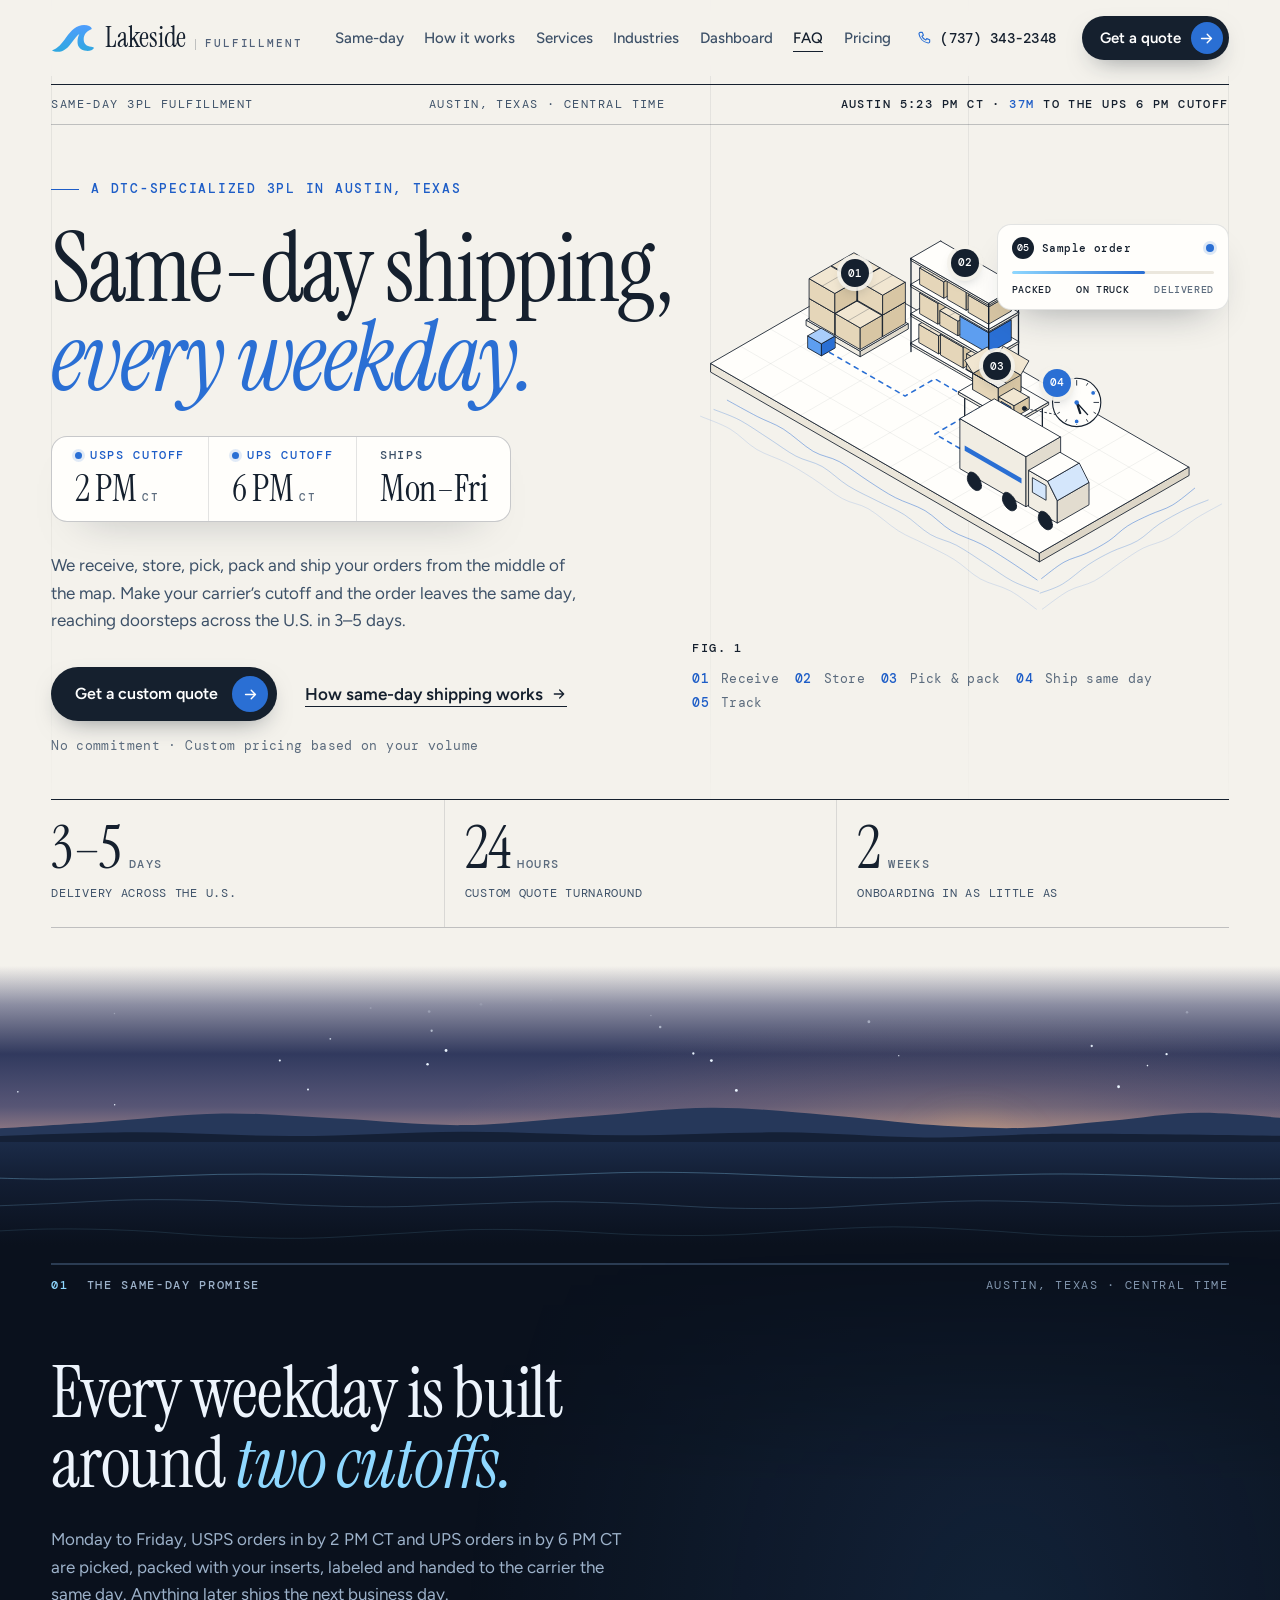
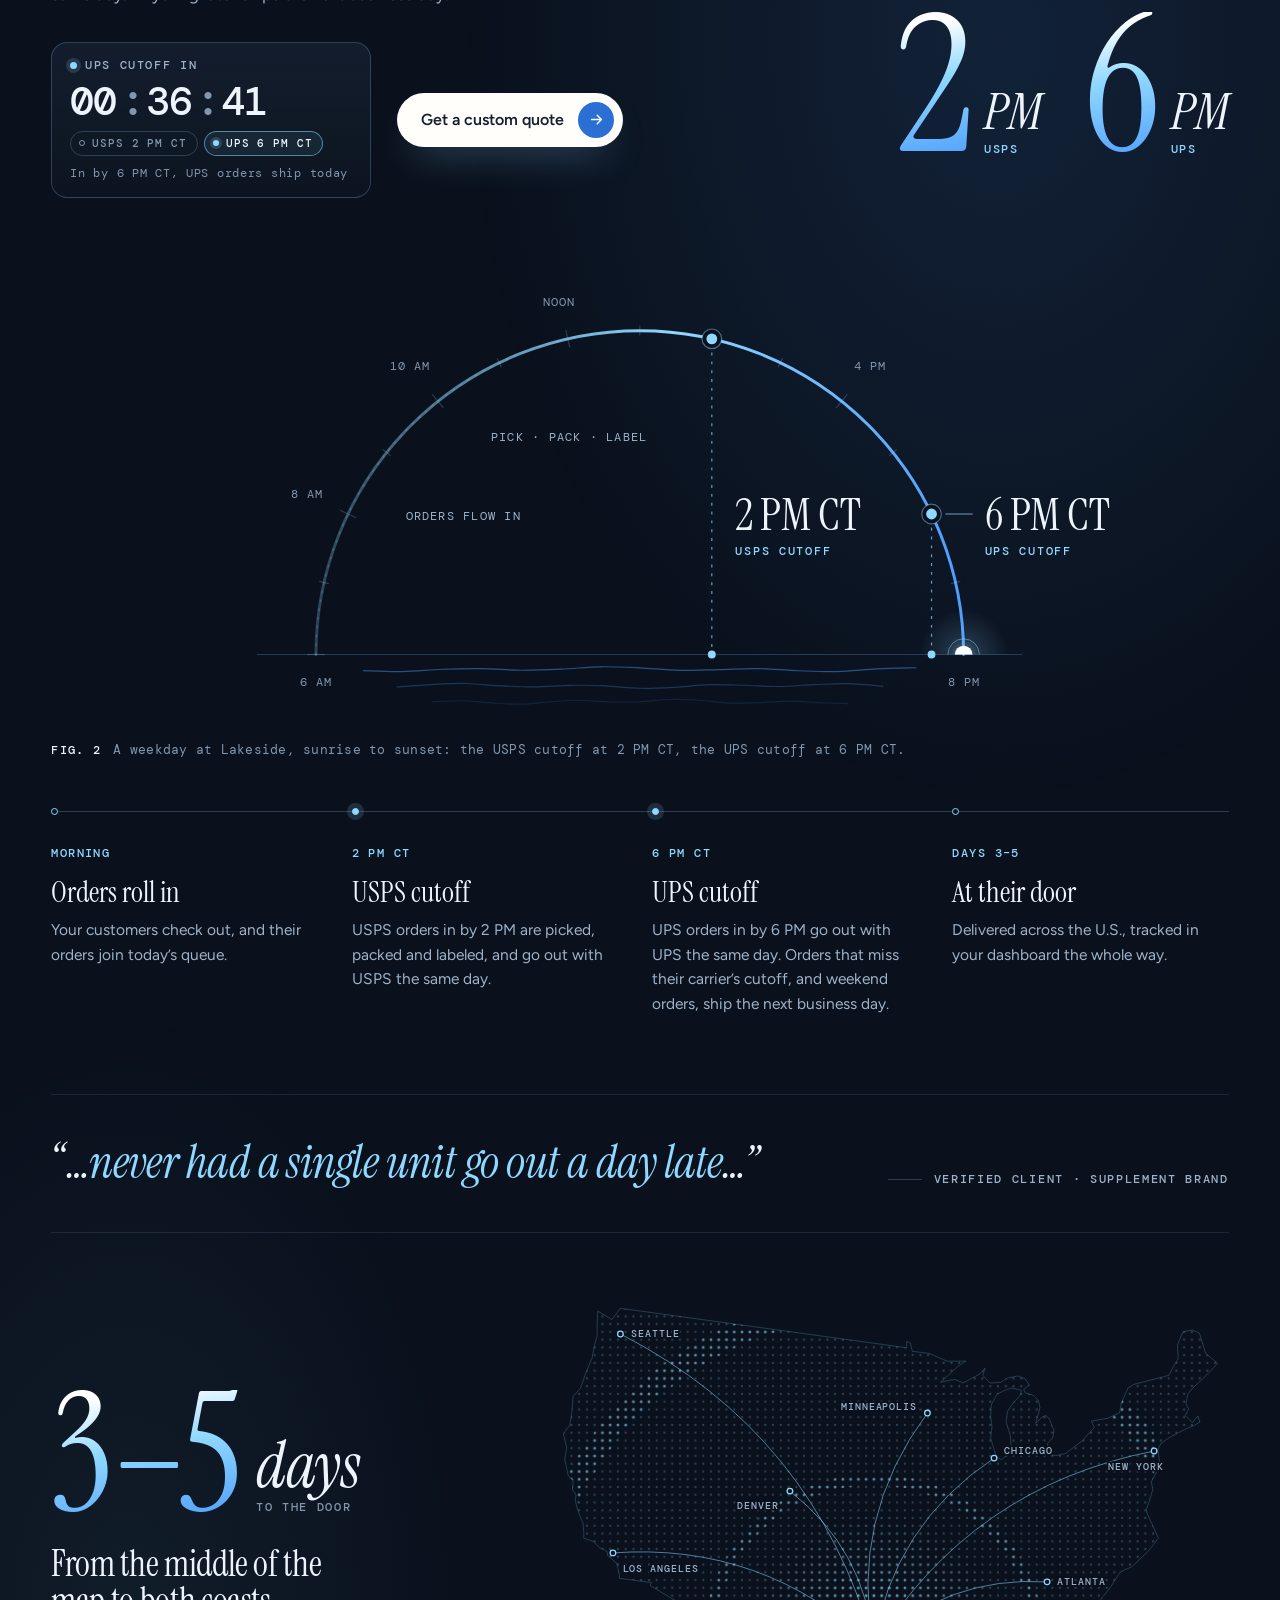
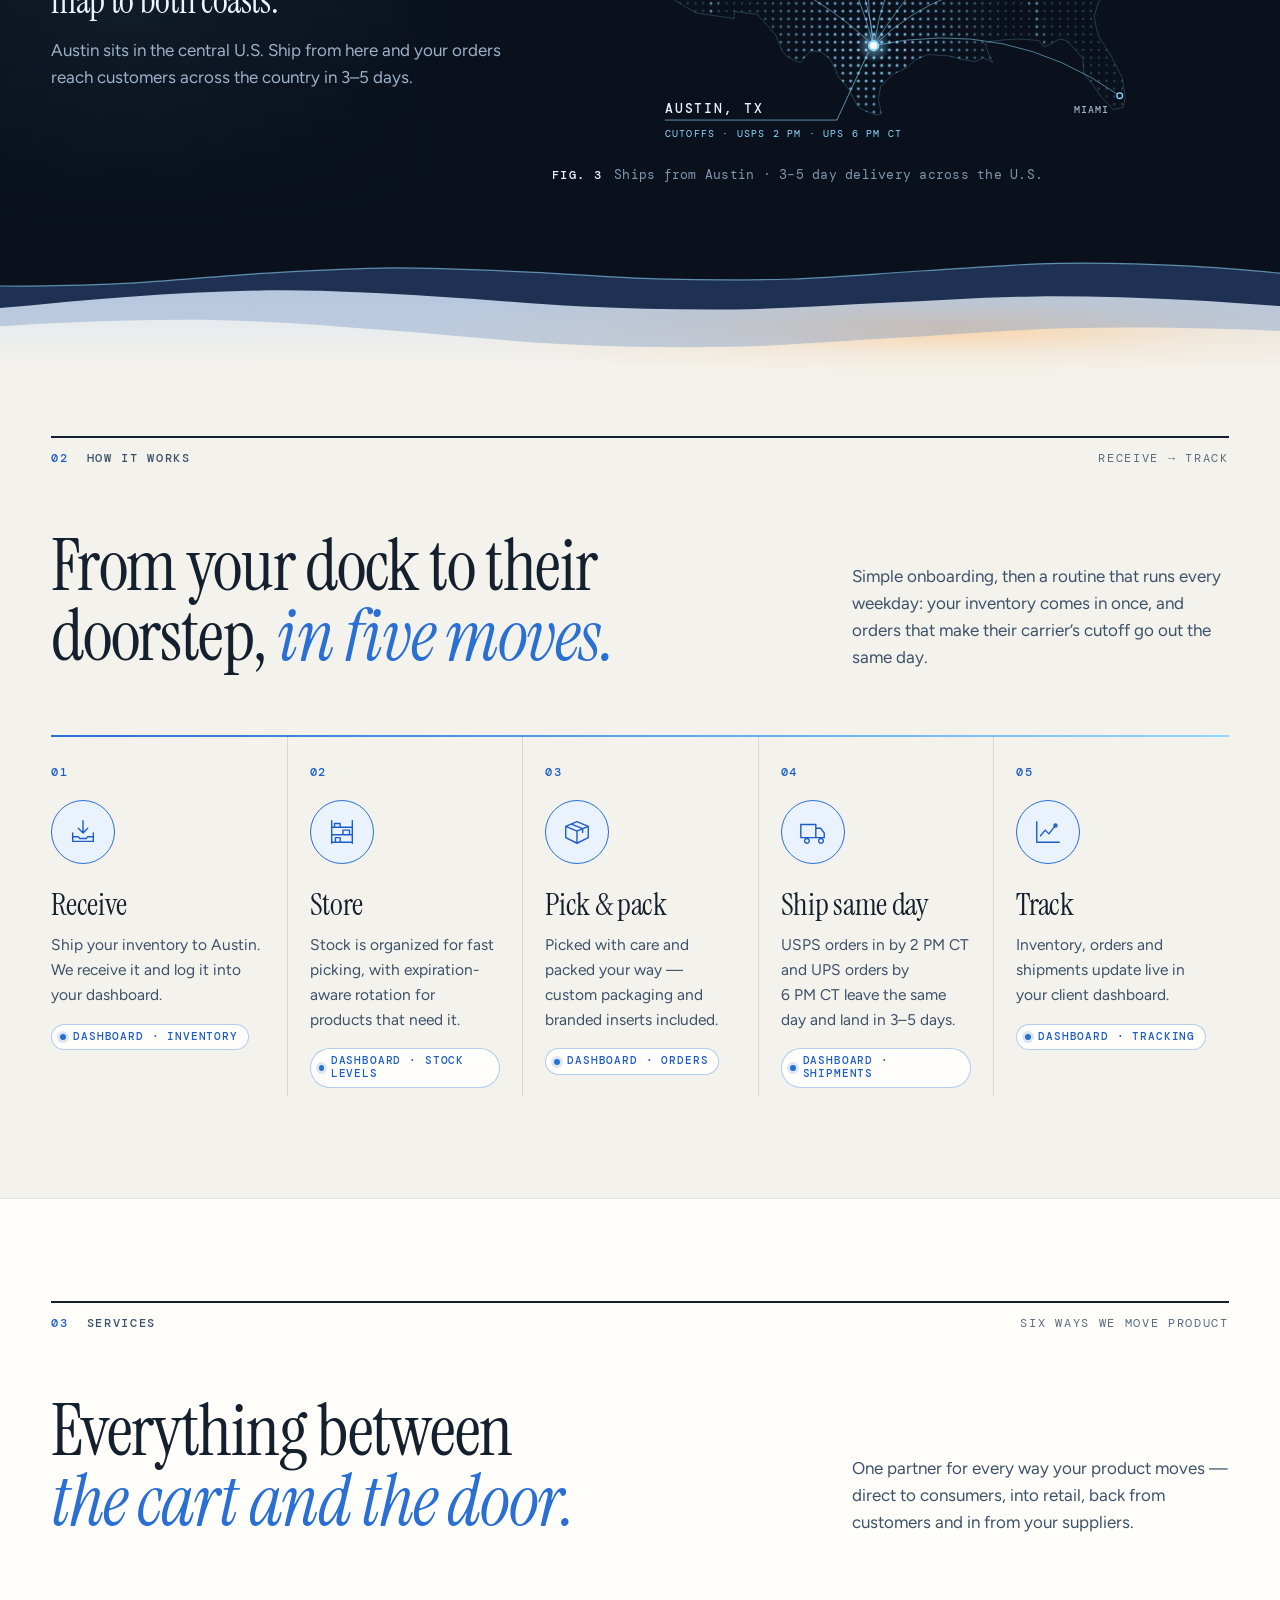
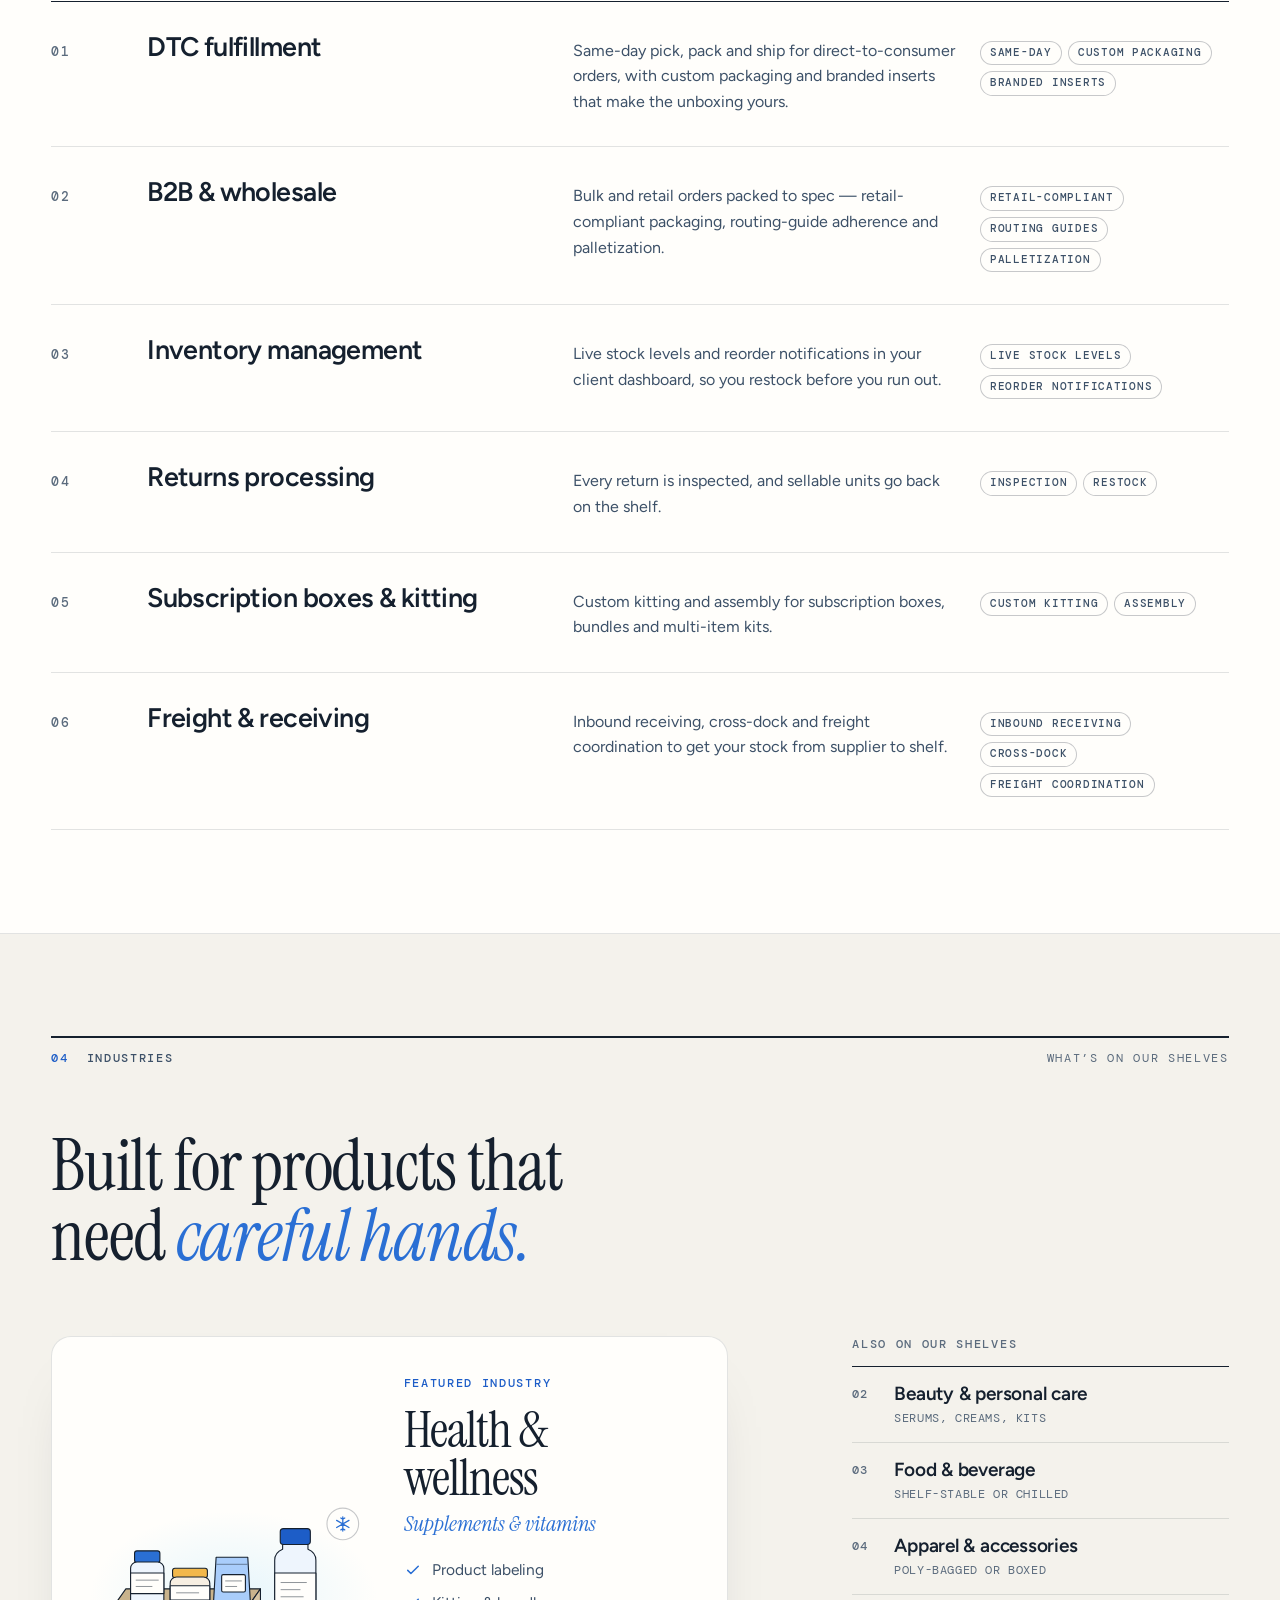
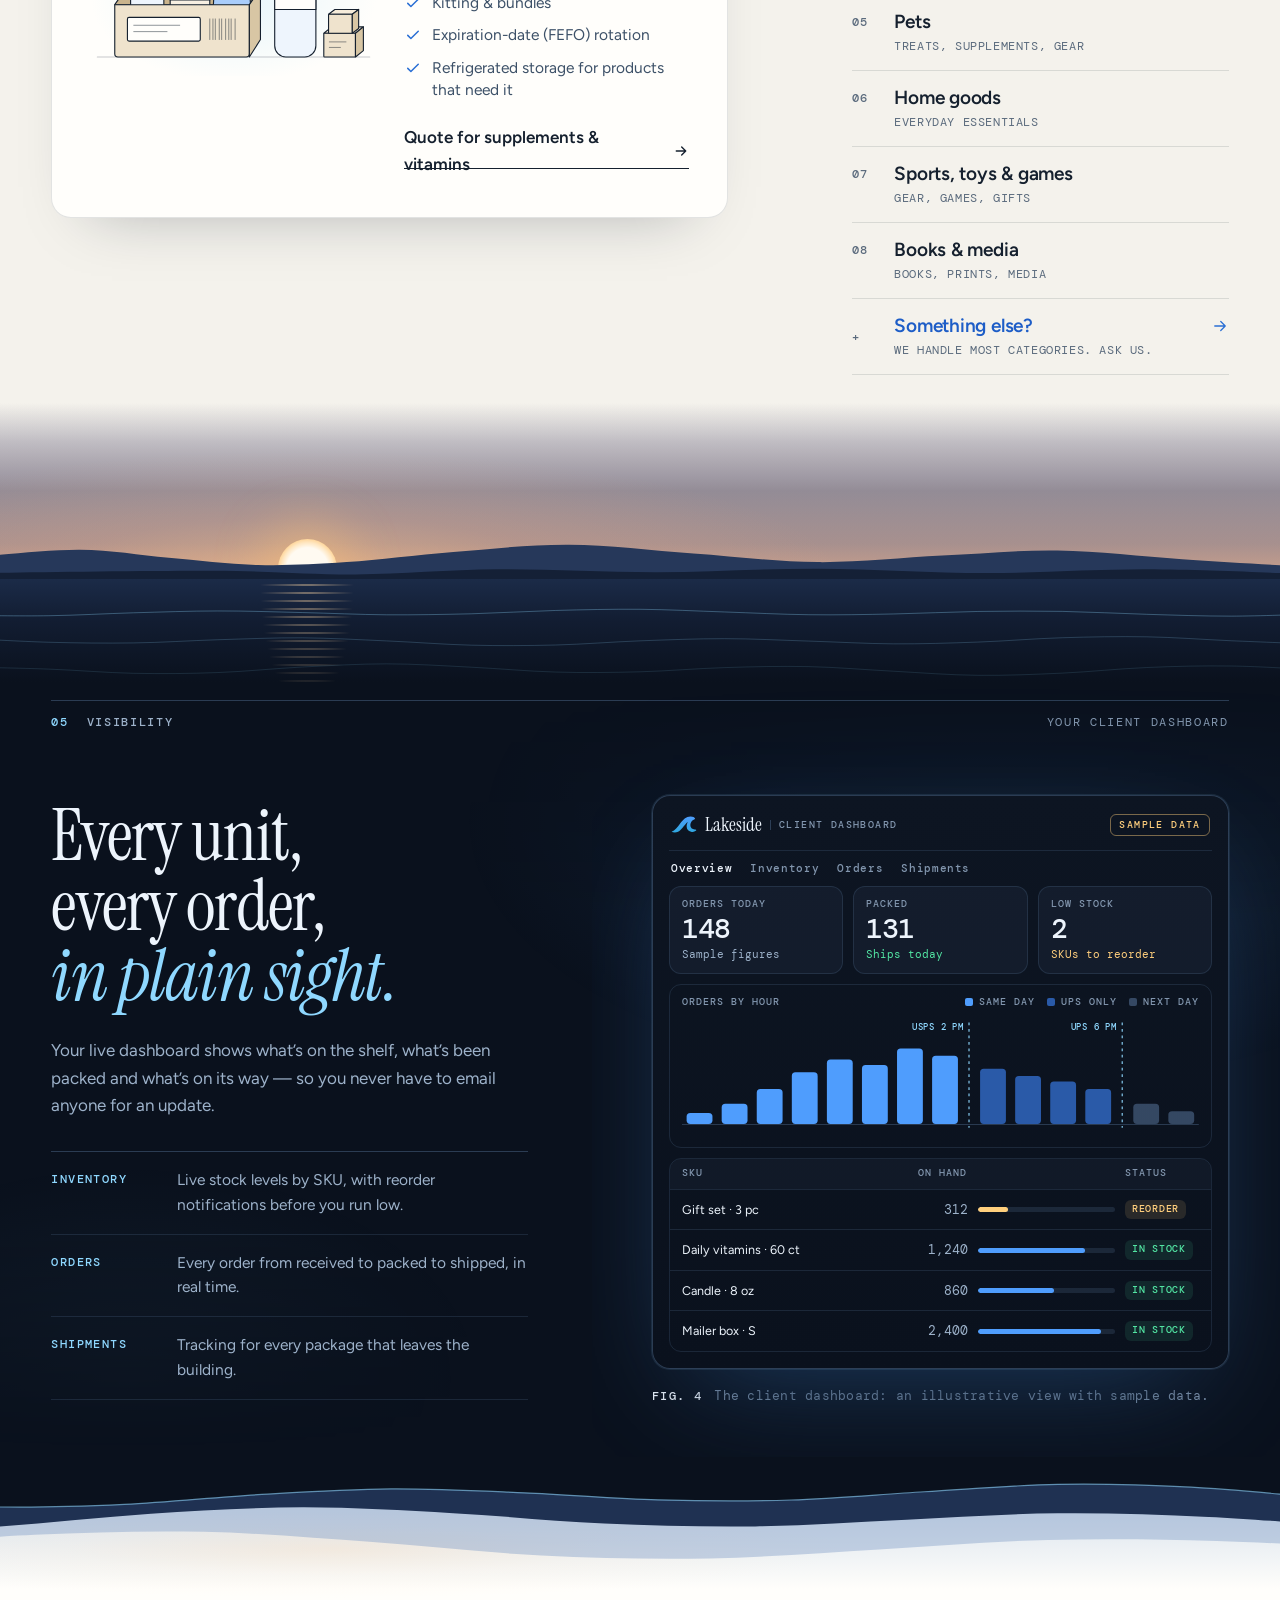
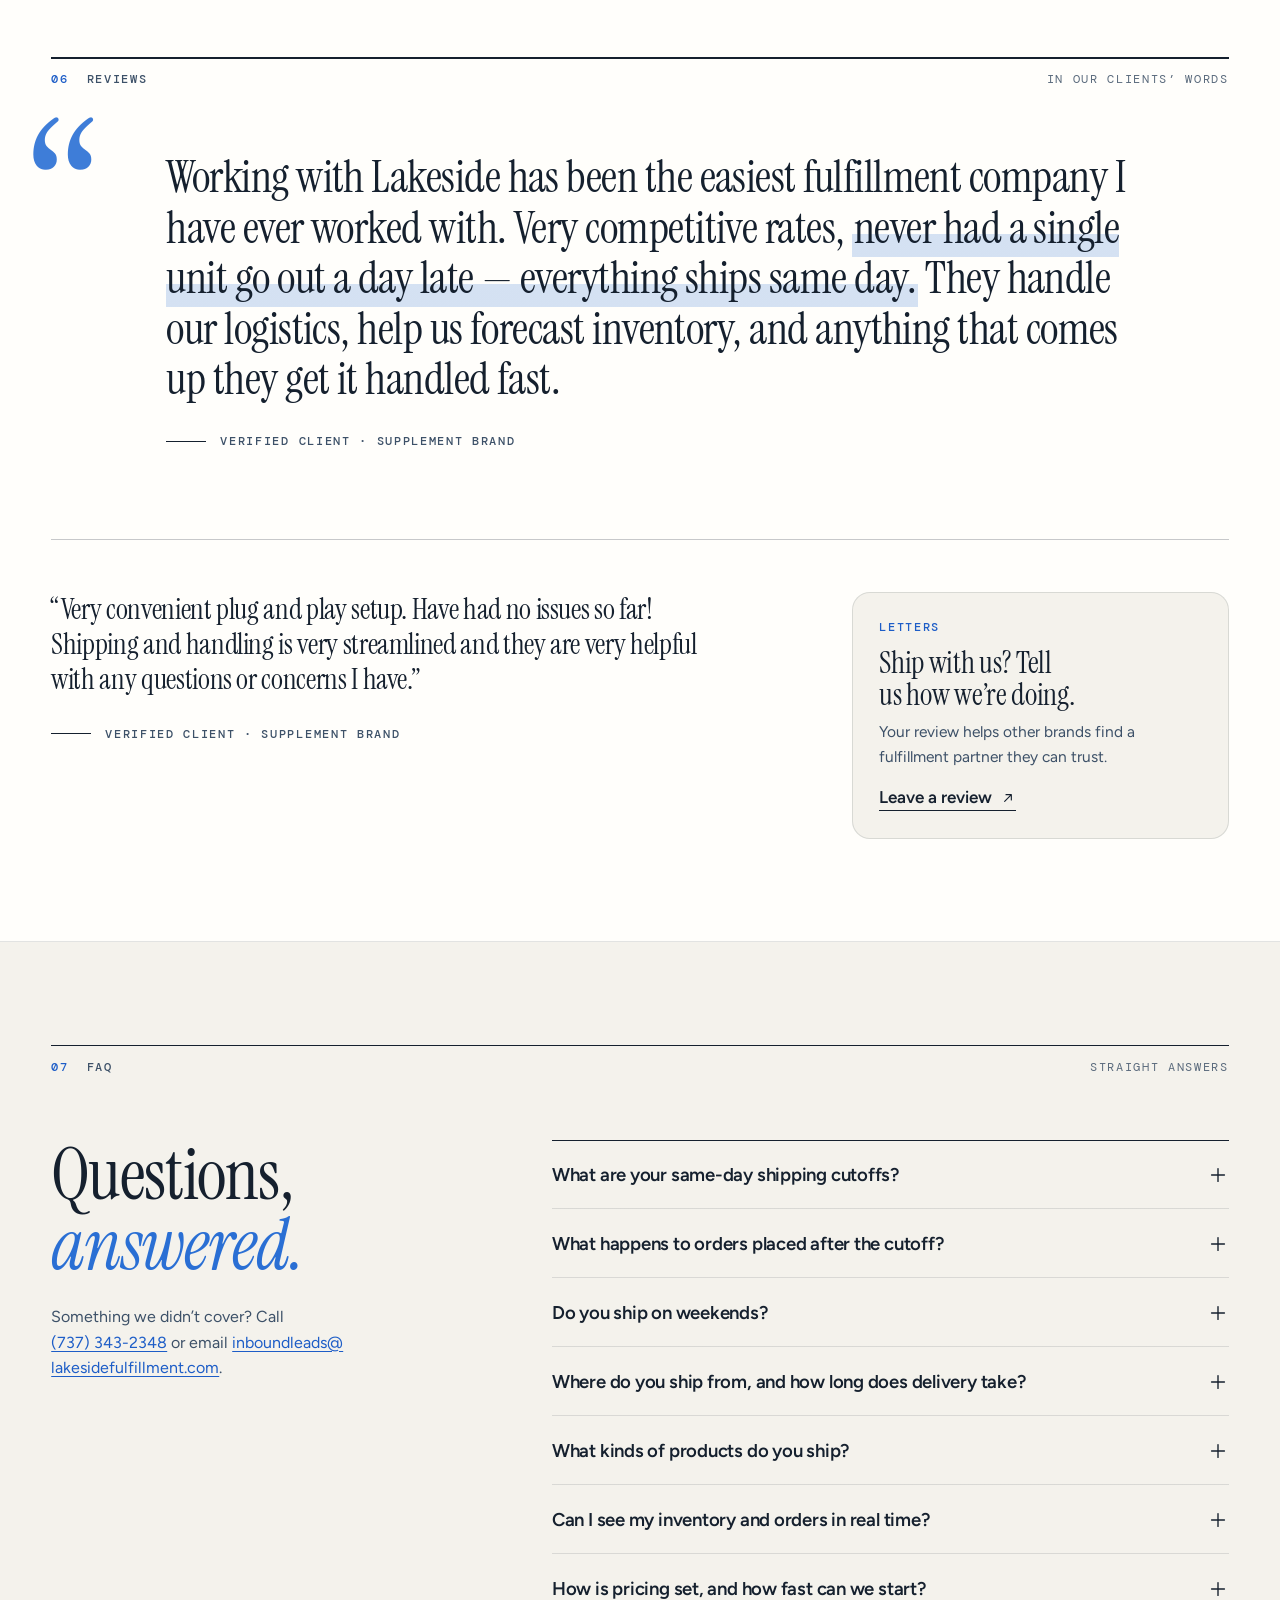
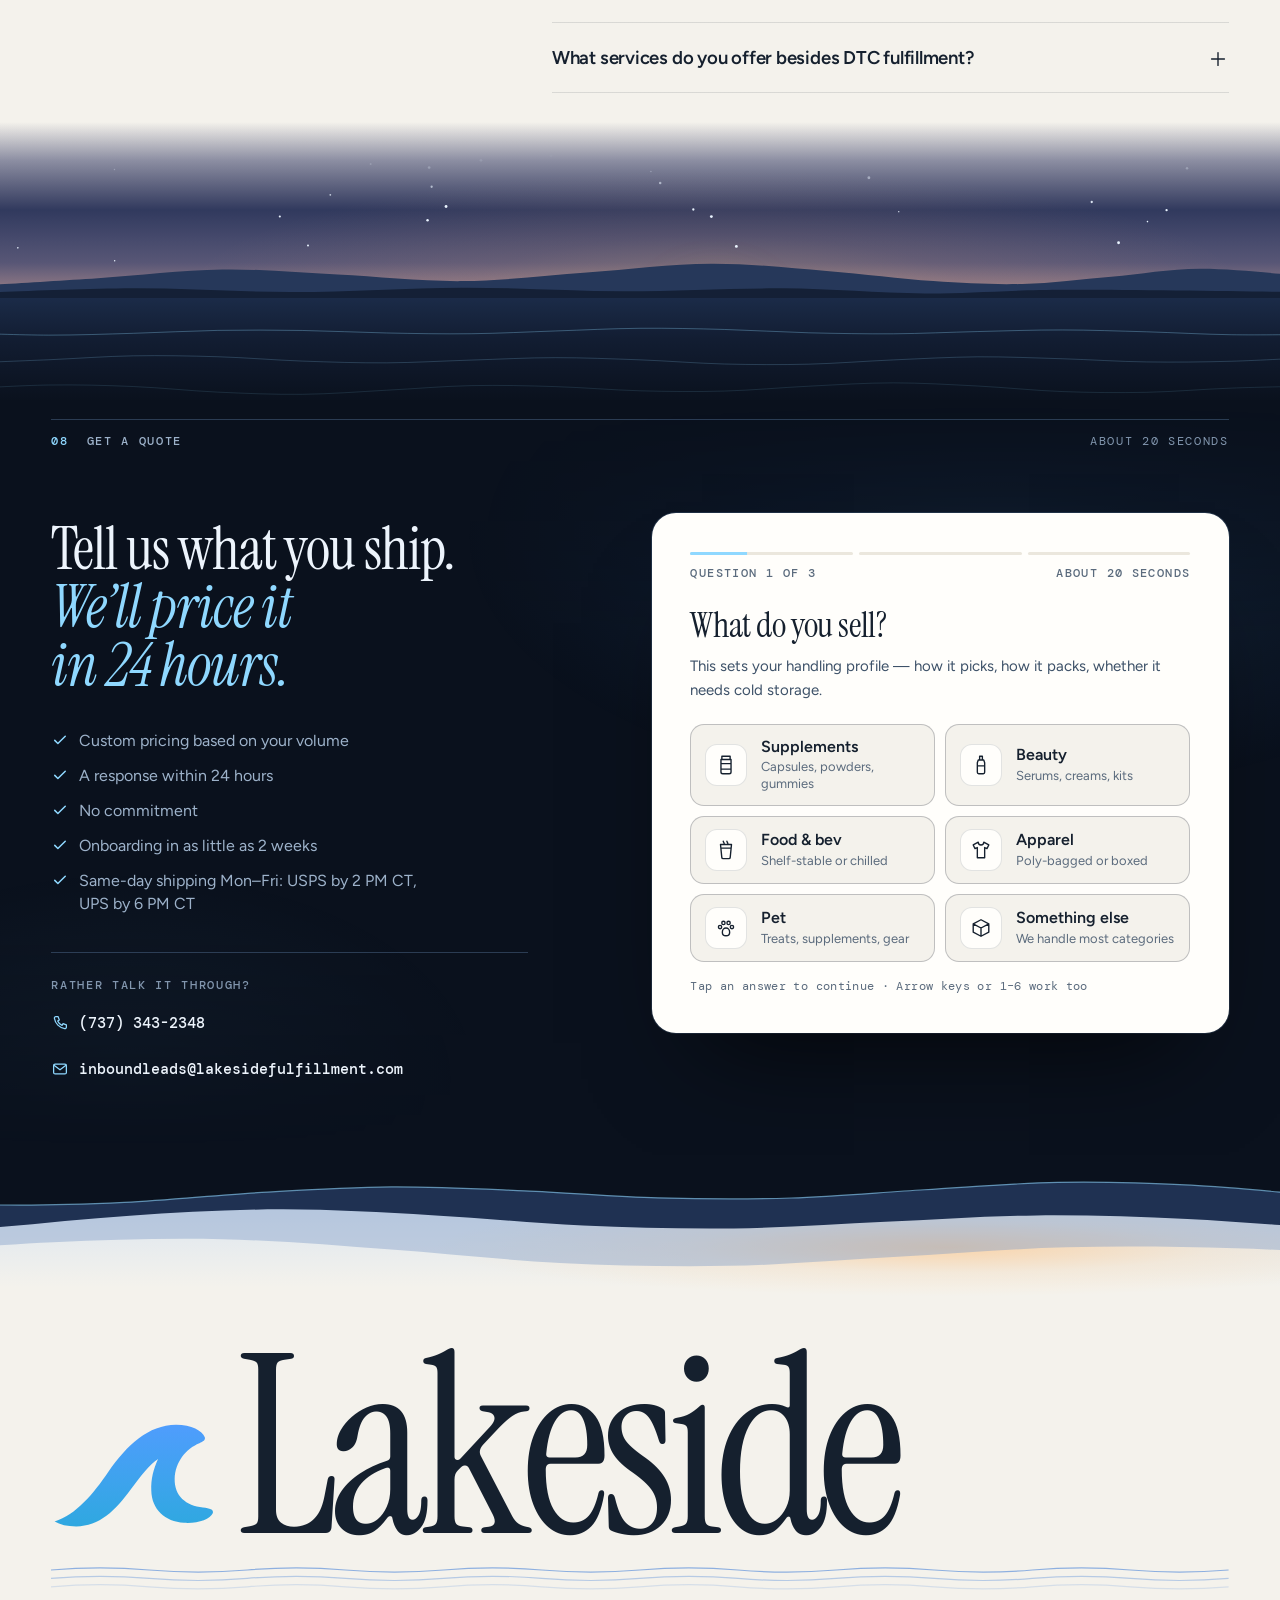
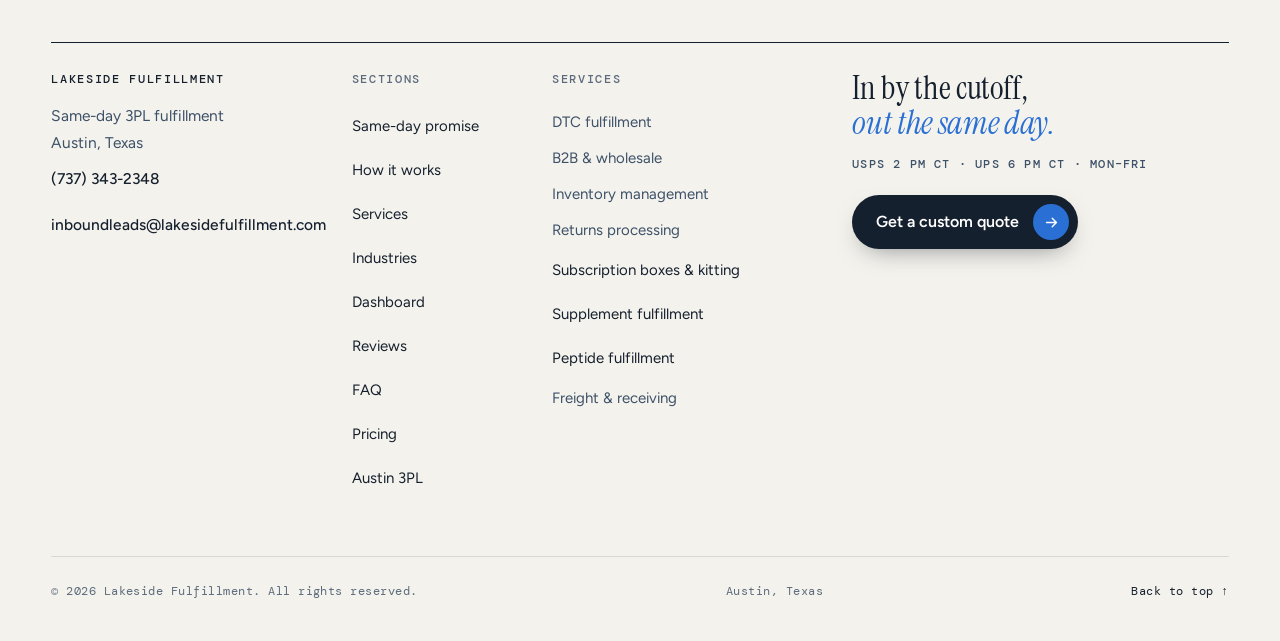
<file: index.html>
<!DOCTYPE html>
<!--
  CARRIER CUTOFF HOOKS (confirmed by KD 11-13: USPS 2 PM CT, UPS 6 PM CT, Monday to Friday, no weekend shipping):
  data-cutoff="usps"      every element that states the USPS same-day cutoff (2 PM CT).
  data-cutoff="ups"       every element that states the UPS same-day cutoff (6 PM CT).
  data-cutoff="usps ups"  elements that state both (meta tags, the masthead, the map label).
  The script constants CUTOFFS = [{carrier:'USPS', h:14}, {carrier:'UPS', h:18}] and SHIP_DAYS = [1..5] drive
  every countdown, the day-arc markers, ticks, drop lines and labels, the hero clock and the dashboard chart.
  Change the copy under the hooks and the constants together. No pickup clock times are stated anywhere:
  which cutoff applies depends on the carrier an order ships with.
-->
<html lang="en">
<head>
<meta charset="utf-8">
<meta name="viewport" content="width=device-width, initial-scale=1, viewport-fit=cover">
<title>Lakeside Fulfillment — Same-day 3PL in Austin, Texas</title>
<meta name="description" data-cutoff="usps ups" content="DTC-specialized 3PL in Austin, Texas. Same-day shipping Mon–Fri: USPS cutoff 2 PM CT, UPS cutoff 6 PM CT. 3–5 day U.S. delivery. Custom quote in 24 hours.">
<link rel="canonical" href="https://lakesidefulfillment.com/">
<meta name="theme-color" content="#f4f2ec">
<link rel="icon" type="image/png" sizes="64x64" href="assets/lakeside-wave-64.png">
<link rel="icon" type="image/png" sizes="192x192" href="assets/lakeside-wave-192.png">
<link rel="apple-touch-icon" href="assets/lakeside-wave-192.png">
<meta property="og:type" content="website">
<meta property="og:site_name" content="Lakeside Fulfillment">
<meta property="og:title" content="Lakeside Fulfillment — Same-day 3PL in Austin, Texas">
<meta property="og:description" data-cutoff="usps ups" content="Same-day shipping from Austin, Monday to Friday. USPS cutoff 2 PM CT, UPS cutoff 6 PM CT, and 3–5 day delivery across the U.S.">
<meta property="og:url" content="https://lakesidefulfillment.com/">
<meta property="og:image" content="https://lakesidefulfillment.com/assets/lakeside-wave-512.png">
<meta name="twitter:card" content="summary">
<meta name="twitter:title" content="Lakeside Fulfillment — Same-day 3PL in Austin, Texas">
<meta name="twitter:description" data-cutoff="usps ups" content="Same-day shipping from Austin, Monday to Friday. USPS cutoff 2 PM CT, UPS cutoff 6 PM CT, and 3–5 day delivery across the U.S.">
<script type="application/ld+json">{"@context": "https://schema.org", "@type": "LocalBusiness", "name": "Lakeside Fulfillment", "url": "https://lakesidefulfillment.com/", "telephone": "+1-737-343-2348", "email": "inboundleads@lakesidefulfillment.com", "description": "DTC-specialized 3PL in Austin, Texas. Same-day shipping Mon–Fri: USPS cutoff 2 PM CT, UPS cutoff 6 PM CT. 3–5 day U.S. delivery. Custom quote in 24 hours.", "address": {"@type": "PostalAddress", "streetAddress": "3100 Scott Dr, STE 201", "addressLocality": "Austin", "addressRegion": "TX", "postalCode": "78734", "addressCountry": "US"}, "areaServed": {"@type": "Country", "name": "United States"}, "knowsAbout": ["Third-party logistics", "E-commerce order fulfillment", "Supplement fulfillment", "Kitting and assembly", "Amazon FBA prep"]}</script>
<!-- Google tag (gtag.js): GA4 G-BYE6PHLJ33 (Nick, 11-12), on every page -->
<script async src="https://www.googletagmanager.com/gtag/js?id=G-BYE6PHLJ33"></script>
<script>
  window.dataLayer = window.dataLayer || [];
  function gtag(){dataLayer.push(arguments);}
  gtag('js', new Date());
  gtag('config', 'G-BYE6PHLJ33');
</script>
<link rel="preconnect" href="https://fonts.googleapis.com">
<link rel="preconnect" href="https://fonts.gstatic.com" crossorigin>
<link rel="stylesheet" href="https://fonts.googleapis.com/css2?family=DM+Mono:wght@400;500&family=Figtree:wght@400;500;600;700&family=Instrument+Serif:ital@0;1&display=swap">
<link rel="stylesheet" href="assets/site.css">
</head>
<body>
<a class="skip" href="#main">Skip to content</a>

<svg class="sprite" aria-hidden="true" focusable="false" width="0" height="0">
  <defs>
    <linearGradient id="wave-g" x1="0" y1="0" x2="0" y2="1"><stop offset="0" stop-color="#4f9dfd"/><stop offset="1" stop-color="#2fa8e0"/></linearGradient>
    <symbol id="wave" viewBox="72 134 370 242"><path fill="url(#wave-g)" d="M80 357C128 342 166 296 200 246C242 186 288 143 350 142C385 142 408 155 414 170C416 176 410 180 402 183C372 195 348 225 347 262C346 300 372 322 410 326C425 328 434 330 432 338C426 352 398 362 368 360C325 357 296 330 295 288C294 262 300 240 310 218C292 230 272 255 250 285C215 333 180 368 128 368C108 368 92 364 80 357Z"/></symbol>
    <symbol id="i-arrow" viewBox="0 0 24 24"><path d="M5 12h14M13 6l6 6-6 6"/></symbol>
    <symbol id="i-ext" viewBox="0 0 24 24"><path d="M7 17 17 7M9 7h8v8"/></symbol>
    <symbol id="i-phone" viewBox="0 0 24 24"><path d="M6.5 3.5h3l1.6 4.4-2.2 1.4a11 11 0 0 0 5.8 5.8l1.4-2.2 4.4 1.6v3a2 2 0 0 1-2.2 2A16.5 16.5 0 0 1 4.5 5.7a2 2 0 0 1 2-2.2z"/></symbol>
    <symbol id="i-mail" viewBox="0 0 24 24"><rect x="3.5" y="5.5" width="17" height="13" rx="2"/><path d="m4 7 8 6 8-6"/></symbol>
    <symbol id="i-check" viewBox="0 0 24 24"><path d="m5 12.5 4.2 4.2L19 7"/></symbol>
    <symbol id="i-plus" viewBox="0 0 24 24"><path d="M12 5v14M5 12h14"/></symbol>
    <symbol id="i-menu" viewBox="0 0 24 24"><path d="M4 9h16M4 15h16"/></symbol>
    <symbol id="i-close" viewBox="0 0 24 24"><path d="M6 6l12 12M18 6 6 18"/></symbol>
    <symbol id="i-receive" viewBox="0 0 32 32"><path d="M16 4v13M11 12l5 5 5-5M5 17v9h22v-9M5 21h6l1.5 2h7l1.5-2h6"/></symbol>
    <symbol id="i-store" viewBox="0 0 32 32"><path d="M5 4v24M27 4v24M5 11h22M5 19h22M5 27h22M8 7h6v4H8zM17 14h7v5h-7zM9 22h5v5H9z"/></symbol>
    <symbol id="i-pack" viewBox="0 0 32 32"><path d="M4 10 16 5l12 5-12 5zM4 10v12l12 6 12-6V10M16 15v13M10 7.5l12 5v4"/></symbol>
    <symbol id="i-truck" viewBox="0 0 32 32"><path d="M3 8h16v14H3zM19 12h5l4 5v5h-9M7 25.5a2.5 2.5 0 1 0 0-.01M22 25.5a2.5 2.5 0 1 0 0-.01"/></symbol>
    <symbol id="i-track" viewBox="0 0 32 32"><path d="M4 5v22h24M8 20l5-6 4 4 7-9"/><circle cx="24" cy="9" r="1.6"/></symbol>
    <symbol id="c-bottle" viewBox="0 0 24 24"><path d="M7.5 2.5h9v3.5h-9zM6.5 6h11v13.5a2 2 0 0 1-2 2h-7a2 2 0 0 1-2-2zM6.5 10.5h11v6h-11"/></symbol>
    <symbol id="c-beauty" viewBox="0 0 24 24"><path d="M10.5 2.5h3v4h-3zM9 6.5h6l1 3v10.5a1.5 1.5 0 0 1-1.5 1.5h-5A1.5 1.5 0 0 1 8 20V9.5zM8 13h8"/></symbol>
    <symbol id="c-food" viewBox="0 0 24 24"><path d="M6 6h12l-1.4 14a1.5 1.5 0 0 1-1.5 1.4H8.9a1.5 1.5 0 0 1-1.5-1.4zM6.4 10h11.2M9 2.5c0 1.2 1 1.3 1 2.5M13 2.5c0 1.2 1 1.3 1 2.5"/></symbol>
    <symbol id="c-apparel" viewBox="0 0 24 24"><path d="M9 3.5 3.5 6.5l2 4 2.5-1.2V20.5h8V9.3l2.5 1.2 2-4L15 3.5a3 3 0 0 1-6 0z"/></symbol>
    <symbol id="c-pet" viewBox="0 0 24 24"><path d="M8 16.5c0-2.4 1.8-4.5 4-4.5s4 2.1 4 4.5-1.8 4-4 4-4-1.6-4-4z"/><circle cx="5.5" cy="11" r="1.8"/><circle cx="9.2" cy="6.5" r="1.8"/><circle cx="14.8" cy="6.5" r="1.8"/><circle cx="18.5" cy="11" r="1.8"/></symbol>
    <symbol id="c-other" viewBox="0 0 24 24"><path d="m12 3 8.5 4.5v9L12 21l-8.5-4.5v-9zM3.5 7.5 12 12l8.5-4.5M12 12v9"/></symbol>
    <symbol id="i-snow" viewBox="0 0 24 24"><path d="M12 3v18M4.2 7.5l15.6 9M4.2 16.5l15.6-9M9.5 4.5 12 6l2.5-1.5M9.5 19.5 12 18l2.5 1.5"/></symbol>
  </defs>
</svg>

<header class="hdr" id="hdr">
  <div class="wrap hdr-in">
    <a class="brand" href="#top" aria-label="Lakeside Fulfillment — back to top">
      <svg class="mark" width="44" height="29" aria-hidden="true"><use href="#wave"/></svg>
      <span class="wm"><span class="wm-1">Lakeside</span><span class="wm-2">Fulfillment</span></span>
    </a>
    <nav class="nav" aria-label="Primary">
      <ul>
        <li><a href="#promise">Same-day</a></li>
        <li><a href="#how">How it works</a></li>
        <li><a href="#services">Services</a></li>
        <li><a href="#industries">Industries</a></li>
        <li><a href="#visibility">Dashboard</a></li>
        <li><a href="#faq">FAQ</a></li>
        <li><a href="/pricing/">Pricing</a></li>
      </ul>
    </nav>
    <a class="hdr-tel" href="tel:+17373432348"><svg class="ic" aria-hidden="true"><use href="#i-phone"/></svg>(737) 343-2348</a>
    <a class="btn btn-ink btn-sm hdr-cta" href="/quote/">Get a quote<span class="chip" aria-hidden="true"><svg class="ic"><use href="#i-arrow"/></svg></span></a>
    <a class="menu-btn" id="menu-btn" href="#site-map" aria-controls="sheet" aria-expanded="false"><span>Menu</span><svg class="ic" aria-hidden="true"><use href="#i-menu"/></svg></a>
  </div>
</header>

<div class="sheet" id="sheet" role="dialog" aria-modal="true" aria-label="Site menu" hidden>
  <div class="sheet-top">
    <a class="brand" href="#top" data-close><svg class="mark" width="44" height="29" aria-hidden="true"><use href="#wave"/></svg><span class="wm"><span class="wm-1">Lakeside</span><span class="wm-2">Fulfillment</span></span></a>
    <button class="sheet-x" type="button" data-close aria-label="Close menu"><svg class="ic" aria-hidden="true"><use href="#i-close"/></svg></button>
  </div>
  <nav aria-label="Menu">
  <ol class="sheet-nav">
    <li style="--i:0"><a href="#promise" data-close><span>01</span>Same-day promise</a></li>
    <li style="--i:1"><a href="#how" data-close><span>02</span>How it works</a></li>
    <li style="--i:2"><a href="#services" data-close><span>03</span>Services</a></li>
    <li style="--i:3"><a href="#industries" data-close><span>04</span>Industries</a></li>
    <li style="--i:4"><a href="#visibility" data-close><span>05</span>Dashboard</a></li>
    <li style="--i:5"><a href="#reviews" data-close><span>06</span>Reviews</a></li>
    <li style="--i:6"><a href="#faq" data-close><span>07</span>FAQ</a></li>
    <li style="--i:7"><a href="/pricing/" data-close><span>08</span>Pricing</a></li>
  </ol>
  </nav>
  <div class="sheet-foot">
    <a class="btn btn-ink btn-block" href="/quote/" data-close>Get a custom quote<span class="chip" aria-hidden="true"><svg class="ic"><use href="#i-arrow"/></svg></span></a>
    <div class="sheet-contact">
      <a href="tel:+17373432348"><svg class="ic" aria-hidden="true"><use href="#i-phone"/></svg>(737) 343-2348</a>
      <a href="mailto:inboundleads@lakesidefulfillment.com"><svg class="ic" aria-hidden="true"><use href="#i-mail"/></svg><span>inboundleads@<wbr>lakesidefulfillment.com</span></a>
    </div>
    <p class="mono-s">Same-day 3PL · Austin, Texas</p>
  </div>
</div>

<main id="main">

<!-- ============================================================ HERO -->
<section class="hero" id="top" aria-labelledby="h1">
  <div class="guides" aria-hidden="true"><div class="wrap"></div></div>
  <div class="wrap">
    <div class="masthead">
      <span class="mh-a">Same-day 3PL fulfillment</span>
      <span class="mh-b">Austin, Texas · Central Time</span>
      <span class="mh-c" id="austin-now" data-cutoff="usps ups">Cutoffs · <span data-cutoff="usps">USPS 2&nbsp;PM</span> · <span data-cutoff="ups">UPS 6&nbsp;PM</span>&nbsp;CT · <span class="nowrap">Mon–Fri</span></span>
    </div>
    <div class="hero-grid">
      <div class="hero-copy">
        <h1 id="h1">
          <span class="h1-kicker">A DTC-specialized 3PL in Austin, Texas</span><span class="sr">: </span>
          <span class="h1-main"><span class="ln"><span>Same-day <br class="br-m">shipping,</span></span> <span class="ln"><span><em>every weekday.</em></span></span></span>
        </h1>
        <ul class="cuts" aria-label="Same-day shipping cutoffs, Central Time">
          <li data-cutoff="usps"><span class="cuts-k"><i aria-hidden="true"></i>USPS cutoff</span><b>2 PM <small>CT</small></b></li>
          <li data-cutoff="ups"><span class="cuts-k"><i aria-hidden="true"></i>UPS cutoff</span><b>6 PM <small>CT</small></b></li>
          <li><span class="cuts-k">Ships</span><b>Mon–Fri</b></li>
        </ul>
        <p class="lede">We receive, store, pick, pack and ship your orders from the middle of the map. Make your carrier’s cutoff and the order leaves the same day, reaching doorsteps across the U.S. in <span class="nowrap">3–5 days</span>.</p>
        <div class="cta-row">
          <a class="btn btn-ink" href="/quote/">Get a custom quote<span class="chip" aria-hidden="true"><svg class="ic"><use href="#i-arrow"/></svg></span></a>
          <a class="tlink" href="#promise"><span>How same-day shipping works</span></a>
        </div>
        <p class="cta-note">No commitment · Custom pricing based on your volume</p>
      </div>
      <figure class="hero-art" aria-labelledby="fig1" data-play>
        <div class="art-stage" id="art-stage">
          <svg class="ha" viewBox="30 18 612 462" width="660" height="490" role="img" aria-label="Illustration of one order's journey through the Lakeside warehouse: a pallet is received, cartons are shelved, the order is packed at a table, and it ships out the same day.">
            <g class="lake"><path class="rip r1" d="M65.8 222.4C71.6 225.6 89.7 235.7 100.5 241.3C111.3 246.9 120 249.2 130.8 255.9C141.6 262.6 154.6 275.4 165.4 281.7C176.2 288 185 287.8 195.8 293.7C206.6 299.6 219.6 309.9 230.4 316.8C241.2 323.8 249.9 329.8 260.7 335.4C271.5 341 284.5 344.2 295.3 350.6C306.1 357 314.9 367.5 325.7 373.9C336.5 380.3 349.5 383.7 360.3 389.3C371.1 394.9 379.8 400.7 390.6 407.6C401.4 414.5 419.4 427 425.2 430.9"/><path class="rip r1" d="M608 324.5C603.7 327.8 590.7 339.1 582 344.2C573.3 349.3 564.7 351.2 556 355.2C547.3 359.2 537.9 363.3 530 368.4C522.1 373.5 516.3 380.3 508.4 385.6C500.5 390.9 491.1 395.9 482.4 400C473.7 404.1 465.1 405.4 456.4 410.3C447.7 415.2 434.7 426.1 430.4 429.3"/><path class="rip r2" d="M50.3 233.2C55.4 235.3 69.8 240 80.6 245.7C91.4 251.5 104.4 260.8 115.2 267.7C126 274.6 135.4 282 145.5 287.3C155.6 292.6 165.7 293.6 175.8 299.3C185.9 305.1 195.3 315.1 206.1 321.8C216.9 328.6 230 334.2 240.8 339.8C251.6 345.4 261 348.8 271.1 355.2C281.2 361.6 291.3 372.3 301.4 378.2C311.5 384.1 320.9 385 331.7 390.7C342.5 396.5 355.6 405.8 366.4 412.7C377.2 419.6 386.6 427 396.7 432.3C406.8 437.6 422 442.3 427 444.3"/><path class="rip r2" d="M623.6 338.2C619.3 340 607 344.4 597.6 349C588.2 353.6 576.7 359.7 567.3 365.8C557.9 371.9 550.7 380.3 541.3 385.7C531.9 391.1 520.4 393.8 511 398.4C501.6 403 494.4 406.8 485 413C475.6 419.2 464.1 430.2 454.7 435.7C445.3 441.2 433 444.5 428.7 446.2"/><path class="rip r3" d="M34.7 241C40.5 243.5 58.5 249.6 69.3 256C80.1 262.4 88.8 272.8 99.6 279.3C110.4 285.8 123.5 289.3 134.3 294.9C145.1 300.5 153.8 306 164.6 312.9C175.4 319.8 188.4 330.6 199.2 336.5C210 342.4 218.7 342.2 229.5 348.4C240.3 354.6 253.4 367.1 264.2 373.9C275 380.7 283.7 383.5 294.5 389.1C305.3 394.7 318.3 400.5 329.1 407.3C339.9 414.1 348.6 423.7 359.4 429.7C370.2 435.8 383.3 437.7 394.1 443.6C404.9 449.5 419.4 461.4 424.4 464.9"/><path class="rip r3" d="M639.2 342.9C634.1 345.8 618.9 353.5 608.8 360C598.7 366.5 588.6 376.4 578.5 382.1C568.4 387.8 557.6 389.3 548.2 394C538.8 398.8 531.6 404.3 522.2 410.6C512.8 416.9 502 426.4 491.9 431.9C481.8 437.4 471.7 438.1 461.6 443.6C451.5 449.1 436.4 461.3 431.3 464.8"/></g><g class="slab"><polygon class="fl" points="46.8,190 427.8,410 427.8,400 46.8,180"/><polygon class="fr" points="601.1,310 427.8,410 427.8,400 601.1,300"/><polygon class="ft" points="220,80 601.1,300 427.8,400 46.8,180"/><line class="grid" x1="254.6" y1="100" x2="81.4" y2="200"/><line class="grid" x1="289.3" y1="120" x2="116.1" y2="220"/><line class="grid" x1="323.9" y1="140" x2="150.7" y2="240"/><line class="grid" x1="358.6" y1="160" x2="185.4" y2="260"/><line class="grid" x1="393.2" y1="180" x2="220" y2="280"/><line class="grid" x1="427.8" y1="200" x2="254.6" y2="300"/><line class="grid" x1="462.5" y1="220" x2="289.3" y2="320"/><line class="grid" x1="497.1" y1="240" x2="323.9" y2="340"/><line class="grid" x1="531.8" y1="260" x2="358.6" y2="360"/><line class="grid" x1="566.4" y1="280" x2="393.2" y2="380"/><line class="grid" x1="185.4" y1="100" x2="566.4" y2="320"/><line class="grid" x1="150.7" y1="120" x2="531.8" y2="340"/><line class="grid" x1="116.1" y1="140" x2="497.1" y2="360"/><line class="grid" x1="81.4" y1="160" x2="462.5" y2="380"/></g><path class="route" d="M175 161.6L272 217.6L306.6 197.6L362 229.6L306.6 261.6L360.3 292.6L346.4 300.6L358.6 307.6"/><g class="st st1" style="--i:0"><polygon class="wl" points="157.6,136 220,172 220,165.6 157.6,129.6"/><polygon class="wr" points="275.4,140 220,172 220,165.6 275.4,133.6"/><polygon class="wt" points="213.1,97.6 275.4,133.6 220,165.6 157.6,129.6"/><polygon class="kl" points="187.1,114.6 216.5,131.6 216.5,106.6 187.1,89.6"/><polygon class="kr" points="242.5,116.6 216.5,131.6 216.5,106.6 242.5,91.6"/><polygon class="kt" points="213.1,74.6 242.5,91.6 216.5,106.6 187.1,89.6"/><line class="tape" x1="227.8" y1="83.1" x2="201.8" y2="98.1"/><polygon class="kl" points="217.4,132.1 246,148.6 246,123.6 217.4,107.1"/><polygon class="kr" points="272,133.6 246,148.6 246,123.6 272,108.6"/><polygon class="kt" points="243.4,92.1 272,108.6 246,123.6 217.4,107.1"/><line class="tape" x1="257.7" y1="100.4" x2="231.7" y2="115.4"/><polygon class="kl" points="161.1,129.6 190.6,146.6 190.6,121.6 161.1,104.6"/><polygon class="kr" points="215.7,132.1 190.6,146.6 190.6,121.6 215.7,107.1"/><polygon class="kt" points="186.2,90.1 215.7,107.1 190.6,121.6 161.1,104.6"/><line class="tape" x1="200.9" y1="98.6" x2="175.8" y2="113.1"/><polygon class="kl" points="191.4,147.1 220,163.6 220,138.6 191.4,122.1"/><polygon class="kr" points="245.1,149.1 220,163.6 220,138.6 245.1,124.1"/><polygon class="kt" points="216.5,107.6 245.1,124.1 220,138.6 191.4,122.1"/><line class="tape" x1="230.8" y1="115.9" x2="205.7" y2="130.4"/><polygon class="kl" points="187.1,89.6 216.5,106.6 216.5,83.6 187.1,66.6"/><polygon class="kr" points="242.5,91.6 216.5,106.6 216.5,83.6 242.5,68.6"/><polygon class="kt" points="213.1,51.6 242.5,68.6 216.5,83.6 187.1,66.6"/><line class="tape" x1="227.8" y1="60.1" x2="201.8" y2="75.1"/><polygon class="kl" points="217.4,107.1 246,123.6 246,100.6 217.4,84.1"/><polygon class="kr" points="272,108.6 246,123.6 246,100.6 272,85.6"/><polygon class="kt" points="243.4,69.1 272,85.6 246,100.6 217.4,84.1"/><line class="tape" x1="257.7" y1="77.4" x2="231.7" y2="92.4"/><polygon class="kl" points="161.1,104.6 190.6,121.6 190.6,98.6 161.1,81.6"/><polygon class="kr" points="215.7,107.1 190.6,121.6 190.6,98.6 215.7,84.1"/><polygon class="kt" points="186.2,67.1 215.7,84.1 190.6,98.6 161.1,81.6"/><line class="tape" x1="200.9" y1="75.6" x2="175.8" y2="90.1"/></g><g class="st st2" style="--i:1"><line class="post" x1="313.5" y1="146" x2="313.5" y2="38"/><line class="post" x1="403.6" y1="198" x2="403.6" y2="90"/><polygon class="wl" points="278.9,159 369,211 369,208.2 278.9,156.2"/><polygon class="wr" points="403.6,191 369,211 369,208.2 403.6,188.2"/><polygon class="wt" points="313.5,136.2 403.6,188.2 369,208.2 278.9,156.2"/><polygon class="kl" points="288.4,155.7 310.9,168.7 310.9,147.7 288.4,134.7"/><polygon class="kr" points="336.9,153.7 310.9,168.7 310.9,147.7 336.9,132.7"/><polygon class="kt" points="314.4,119.7 336.9,132.7 310.9,147.7 288.4,134.7"/><line class="tape" x1="325.7" y1="126.2" x2="299.7" y2="141.2"/><polygon class="kl" points="313.5,170.2 339.5,185.2 339.5,161.2 313.5,146.2"/><polygon class="kr" points="365.5,170.2 339.5,185.2 339.5,161.2 365.5,146.2"/><polygon class="kt" points="339.5,131.2 365.5,146.2 339.5,161.2 313.5,146.2"/><line class="tape" x1="352.5" y1="138.7" x2="326.5" y2="153.7"/><polygon class="kl" points="343.8,186.7 369.8,201.7 369.8,183.7 343.8,168.7"/><polygon class="kr" points="394.1,187.7 369.8,201.7 369.8,183.7 394.1,169.7"/><polygon class="kt" points="368.1,154.7 394.1,169.7 369.8,183.7 343.8,168.7"/><line class="tape" x1="381.1" y1="162.2" x2="356.8" y2="176.2"/><polygon class="wl" points="278.9,125 369,177 369,174.2 278.9,122.2"/><polygon class="wr" points="403.6,157 369,177 369,174.2 403.6,154.2"/><polygon class="wt" points="313.5,102.2 403.6,154.2 369,174.2 278.9,122.2"/><polygon class="kl" points="289.3,122.2 310.1,134.2 310.1,110.2 289.3,98.2"/><polygon class="kr" points="336,119.2 310.1,134.2 310.1,110.2 336,95.2"/><polygon class="kt" points="315.3,83.2 336,95.2 310.1,110.2 289.3,98.2"/><line class="tape" x1="325.7" y1="89.2" x2="299.7" y2="104.2"/><polygon class="kl" points="312.7,135.7 333.4,147.7 333.4,130.7 312.7,118.7"/><polygon class="kr" points="359.4,132.7 333.4,147.7 333.4,130.7 359.4,115.7"/><polygon class="kt" points="338.6,103.7 359.4,115.7 333.4,130.7 312.7,118.7"/><line class="tape" x1="349" y1="109.7" x2="323.1" y2="124.7"/><polygon class="al" points="336,149.2 369,168.2 369,144.2 336,125.2"/><polygon class="ar" points="394.9,153.2 369,168.2 369,144.2 394.9,129.2"/><polygon class="at" points="362,110.2 394.9,129.2 369,144.2 336,125.2"/><polygon class="wl" points="278.9,91 369,143 369,140.2 278.9,88.2"/><polygon class="wr" points="403.6,123 369,143 369,140.2 403.6,120.2"/><polygon class="wt" points="313.5,68.2 403.6,120.2 369,140.2 278.9,88.2"/><polygon class="kl" points="289.3,88.2 317,104.2 317,85.2 289.3,69.2"/><polygon class="kr" points="343,89.2 317,104.2 317,85.2 343,70.2"/><polygon class="kt" points="315.3,54.2 343,70.2 317,85.2 289.3,69.2"/><line class="tape" x1="329.1" y1="62.2" x2="303.1" y2="77.2"/><polygon class="kl" points="321.3,105.7 343,118.2 343,94.2 321.3,81.7"/><polygon class="kr" points="367.2,104.2 343,118.2 343,94.2 367.2,80.2"/><polygon class="kt" points="345.6,67.7 367.2,80.2 343,94.2 321.3,81.7"/><line class="tape" x1="356.4" y1="74" x2="332.2" y2="88"/><polygon class="kl" points="345.6,120.7 369,134.2 369,114.2 345.6,100.7"/><polygon class="kr" points="394.9,119.2 369,134.2 369,114.2 394.9,99.2"/><polygon class="kt" points="371.6,85.7 394.9,99.2 369,114.2 345.6,100.7"/><line class="tape" x1="383.2" y1="92.5" x2="357.3" y2="107.5"/><polygon class="wl" points="278.9,60.4 369,112.4 369,110 278.9,58"/><polygon class="wr" points="403.6,92.4 369,112.4 369,110 403.6,90"/><polygon class="wt" points="313.5,38 403.6,90 369,110 278.9,58"/><line class="post" x1="278.9" y1="166" x2="278.9" y2="58"/><line class="post" x1="369" y1="218" x2="369" y2="110"/></g><g class="st st3" style="--i:2"><line class="post" x1="341.2" y1="254" x2="341.2" y2="216"/><line class="post" x1="431.3" y1="266" x2="431.3" y2="228"/><line class="post" x1="396.7" y1="286" x2="396.7" y2="248"/><polygon class="wl" points="334.3,216 396.7,252 396.7,248.8 334.3,212.8"/><polygon class="wr" points="438.2,228 396.7,252 396.7,248.8 438.2,224.8"/><polygon class="wt" points="375.9,188.8 438.2,224.8 396.7,248.8 334.3,212.8"/><polygon class="kr" points="376.8,176.3 406.2,193.3 406.2,212.3 376.8,195.3"/><polygon class="kin" points="376.8,176.3 350.8,191.3 350.8,210.3 376.8,195.3"/><polygon class="kt" points="376.8,176.3 406.2,193.3 415.7,176.8 386.3,159.8"/><polygon class="kt" points="376.8,176.3 350.8,191.3 341.2,175.8 367.2,160.8"/><polygon class="kl" points="350.8,210.3 380.2,227.3 380.2,208.3 350.8,191.3"/><polygon class="kr" points="406.2,212.3 380.2,227.3 380.2,208.3 406.2,193.3"/><polygon class="kt" points="380.2,208.3 371.6,203.3 342.1,186.3 350.8,191.3"/><polygon class="kl" points="381.1,232.8 398.4,242.8 398.4,228.8 381.1,218.8"/><polygon class="kr" points="415.7,232.8 398.4,242.8 398.4,228.8 415.7,218.8"/><polygon class="kt" points="398.4,208.8 415.7,218.8 398.4,228.8 381.1,218.8"/><polygon class="lab" points="383.7,231.3 394.9,237.8 394.9,230.4 383.7,223.9"/><line class="post hid" x1="375.9" y1="234" x2="375.9" y2="196"/></g><g class="parcel" transform="translate(175 162)"><g class="parcel-in"><polygon class="al" points="-15.6,0 0,9 0,-5 -15.6,-14"/><polygon class="ar" points="15.6,0 0,9 0,-5 15.6,-14"/><polygon class="at" points="0,-23 15.6,-14 0,-5 -15.6,-14"/></g></g><g class="st st4" style="--i:3"><polygon class="wl" points="336,302 412.3,346 412.3,288 336,244"/><polygon class="wr" points="452.1,323 412.3,346 412.3,288 452.1,265"/><polygon class="wt" points="375.9,221 452.1,265 412.3,288 336,244"/><polygon class="stripe" points="341.2,281 407.1,319 407.1,313 341.2,275"/><polygon class="wl" points="415.7,346 448.6,365 448.6,339 437.4,316.5 415.7,304"/><polygon class="wr" points="485,344 448.6,365 448.6,339 485,318"/><polygon class="glass" points="485,318 448.6,339 437.4,316.5 473.7,295.5"/><polygon class="wt" points="452.1,283 473.7,295.5 437.4,316.5 415.7,304"/><polygon class="win" points="420.1,329.5 435.6,338.5 435.6,321.5 420.1,312.5"/><path class="wheel" d="M360.6 321.4C360.4 319.3 359.6 315.6 358.2 313.2C356.8 310.8 354.3 308.1 352.3 307C350.3 305.9 347.7 305.2 346.4 306.4C345.1 307.6 344 311.7 344.3 314.4C344.6 317.1 346.5 320.4 348.2 322.5C349.9 324.6 352.6 326.6 354.5 327.1C356.4 327.6 358.5 326.6 359.5 325.6C360.5 324.7 360.8 323.5 360.6 321.4Z"/><path class="wheel" d="M401.3 344.9C401.1 342.8 400.3 339.1 398.9 336.7C397.5 334.3 395 331.6 393 330.5C391.1 329.4 388.5 328.7 387.2 329.9C385.9 331.1 384.7 335.2 385 337.9C385.3 340.6 387.2 343.9 388.9 346C390.6 348.1 393.3 350.1 395.2 350.6C397.1 351.1 399.2 350.1 400.2 349.1C401.2 348.2 401.5 347 401.3 344.9Z"/><path class="wheel" d="M442.9 366.9C442.7 364.8 441.9 361.1 440.5 358.7C439.1 356.3 436.6 353.6 434.6 352.5C432.6 351.4 430 350.7 428.7 351.9C427.4 353.1 426.3 357.2 426.6 359.9C426.9 362.6 428.7 365.9 430.4 368C432.1 370.1 434.9 372.1 436.8 372.6C438.7 373.1 440.8 372.1 441.8 371.1C442.8 370.2 443.1 369 442.9 366.9Z"/></g><g class="clock"><line class="lead" x1="446.9" y1="239" x2="410.5" y2="232"/><circle class="lead-dot" cx="410.5" cy="232" r="2.4"/><circle class="clock-face" cx="471.1" cy="225" r="28"/><line class="tick" x1="471.1" y1="205" x2="471.1" y2="199.5"/><line class="tick" x1="482.6" y1="205.1" x2="483.9" y2="202.9"/><line class="tick" x1="491.1" y1="213.5" x2="493.2" y2="212.3"/><line class="tick" x1="491.1" y1="225" x2="496.6" y2="225"/><line class="tick" x1="491.1" y1="236.5" x2="493.2" y2="237.8"/><line class="tick" x1="482.6" y1="244.9" x2="483.9" y2="247.1"/><line class="tick" x1="471.1" y1="245" x2="471.1" y2="250.5"/><line class="tick" x1="459.6" y1="244.9" x2="458.4" y2="247.1"/><line class="tick" x1="451.2" y1="236.5" x2="449.1" y2="237.8"/><line class="tick" x1="451.1" y1="225" x2="445.6" y2="225"/><line class="tick" x1="451.2" y1="213.5" x2="449.1" y2="212.3"/><line class="tick" x1="459.6" y1="205.1" x2="458.4" y2="202.9"/><circle class="cut-dot" data-cutoff="usps" cx="490.2" cy="214" r="2.8"/><circle class="cut-dot" data-cutoff="ups" cx="471.1" cy="247" r="2.8"/><g class="hand-h" style="transform-origin:471.1px 225px"><line class="hand" x1="471.1" y1="225" x2="460.5" y2="217.5"/></g><g class="hand-m" style="transform-origin:471.1px 225px"><line class="hand thin" x1="471.1" y1="225" x2="487.6" y2="215.5"/></g><circle class="hub" cx="471.1" cy="225" r="2.6"/></g>
          </svg>
          <span class="pin" aria-hidden="true" style="left:30.3%;top:12.4%">01</span>
          <span class="pin" aria-hidden="true" style="left:50.9%;top:9.7%">02</span>
          <span class="pin" aria-hidden="true" style="left:56.8%;top:35.7%">03</span>
          <span class="pin pin-hot" aria-hidden="true" style="left:68%;top:39.8%">04</span>
          <div class="track" aria-hidden="true">
            <div class="track-top"><span class="pin pin-in">05</span><span>Sample order</span><i class="live"></i></div>
            <div class="track-line"><b style="--w:100%"></b></div>
            <div class="track-steps"><span class="on">Packed</span><span class="on">On truck</span><span>Delivered</span></div>
          </div>
        </div>
        <figcaption id="fig1" class="figcap"><span class="fig-n">Fig. 1</span>
          <ol class="legend"><li><b>01</b> Receive</li><li><b>02</b> Store</li><li><b>03</b> Pick &amp; pack</li><li><b>04</b> Ship same day</li><li><b>05</b> Track</li></ol>
        </figcaption>
      </figure>
    </div>
    <dl class="facts">
      <div><dt>Delivery across the U.S.</dt><dd>3–5 <small>days</small></dd></div>
      <div><dt>Custom quote turnaround</dt><dd>24 <small>hours</small></dd></div>
      <div><dt>Onboarding in as little as</dt><dd>2 <small>weeks</small></dd></div>
    </dl>
  </div>
</section>

<!-- dusk: day into night -->
<div class="sky dusk" data-edge=".1" aria-hidden="true" data-play><div class="s-sky"></div><div class="s-dark"></div><div class="s-glow"></div><svg class="s-stars" viewBox="0 0 1440 200" preserveAspectRatio="xMidYMid slice" aria-hidden="true" focusable="false"><circle cx="20.1" cy="142.7" r="0.9"/><circle class="st-tw" cx="314.8" cy="107.5" r="1.2"/><circle cx="481" cy="111.6" r="1.4"/><circle class="st-tw" cx="780" cy="99.6" r="1.3"/><circle cx="1163.5" cy="31.7" r="1"/><circle class="st-tw" cx="1011.1" cy="102" r="0.7"/><circle cx="977.5" cy="63.9" r="1.6"/><circle class="st-tw" cx="1150.4" cy="17.8" r="1.2"/><circle cx="1312.4" cy="100.3" r="1.3"/><circle class="st-tw" cx="828.4" cy="141.1" r="1.6"/><circle cx="541.1" cy="44.2" r="1.5"/><circle class="st-tw" cx="485.2" cy="21" r="0.9"/><circle cx="619.9" cy="38.7" r="1.6"/><circle class="st-tw" cx="800.3" cy="107.5" r="1.6"/><circle cx="102.1" cy="35.8" r="1.2"/><circle class="st-tw" cx="732.3" cy="56.8" r="0.8"/><circle cx="1292.6" cy="11.4" r="1"/><circle class="st-tw" cx="501.8" cy="96.2" r="1.6"/><circle cx="740.8" cy="22.5" r="1"/><circle class="st-tw" cx="417" cy="48.4" r="1.1"/><circle cx="485.6" cy="74" r="1.3"/><circle class="st-tw" cx="346.5" cy="140" r="1.1"/><circle cx="1228.2" cy="91.1" r="1.3"/><circle class="st-tw" cx="742.7" cy="69.7" r="1.4"/><circle cx="1335.4" cy="53.1" r="1.4"/><circle class="st-tw" cx="371.6" cy="83" r="1"/><circle cx="482.8" cy="52.3" r="1.5"/><circle class="st-tw" cx="1248.6" cy="16.6" r="1.5"/><circle cx="128.8" cy="54.6" r="0.8"/><circle class="st-tw" cx="129" cy="157.3" r="0.8"/><circle cx="905.3" cy="20.1" r="1.1"/><circle class="st-tw" cx="850.1" cy="19.4" r="1.6"/><circle cx="1258.4" cy="137" r="1.6"/><circle class="st-tw" cx="1290.9" cy="113.2" r="0.9"/></svg><div class="s-sun"></div><svg class="s-hills" viewBox="0 0 1440 60" preserveAspectRatio="none" aria-hidden="true" focusable="false"><path class="s-far" d="M-20 42C1.7 40.3 65 35.7 110 32C155 28.3 205 20.8 250 20C295 19.2 335 24.3 380 27C425 29.7 473.3 36.5 520 36C566.7 35.5 613.3 28 660 24C706.7 20 755 12.3 800 12C845 11.7 888.3 18 930 22C971.7 26 1013.3 33 1050 36C1086.7 39 1116.7 41 1150 40C1183.3 39 1216.7 33.5 1250 30C1283.3 26.5 1315 19.3 1350 19C1385 18.7 1441.7 26.5 1460 28L1460 61H-20Z"/><path class="s-near" d="M-20 52C8.3 51 91.7 46.2 150 46C208.3 45.8 268.3 51.2 330 51C391.7 50.8 458.3 45.2 520 45C581.7 44.8 640 49.8 700 50C760 50.2 823.3 45.5 880 46C936.7 46.5 986.7 52.7 1040 53C1093.3 53.3 1130 48.3 1200 48C1270 47.7 1416.7 50.5 1460 51L1460 61H-20Z"/></svg><div class="s-lake"></div><div class="s-ref"></div><svg class="s-rips" viewBox="0 0 1440 100" preserveAspectRatio="none" aria-hidden="true" focusable="false"><path class="s-rip" d="M-40 15.6C-24.2 16 23.3 18 55 18.1C86.7 18.1 118.3 16.9 150 15.9C181.7 15 213.3 13 245 12.4C276.7 11.9 308.3 12 340 12.5C371.7 13 403.3 14.9 435 15.5C466.7 16.2 498.3 16.8 530 16.4C561.7 16 593.3 14.2 625 13.1C656.7 12 688.3 10.2 720 9.9C751.7 9.6 783.3 10.4 815 11.3C846.7 12.2 878.3 14.4 910 15.3C941.7 16.1 973.3 16.7 1005 16.5C1036.7 16.2 1068.3 14.6 1100 13.8C1131.7 13 1163.3 11.8 1195 11.9C1226.7 11.9 1258.3 13.2 1290 14.1C1321.7 15.1 1353.3 17.1 1385 17.6C1416.7 18.1 1464.2 17.3 1480 17.2"/><path class="s-rip" d="M-40 51.6C-24.2 50.9 23.3 48.9 55 47.5C86.7 46 118.3 43.4 150 42.8C181.7 42.2 213.3 42.9 245 43.9C276.7 44.9 308.3 47.9 340 49.1C371.7 50.3 403.3 51.4 435 51.2C466.7 51 498.3 48.9 530 47.9C561.7 46.9 593.3 45 625 45C656.7 45 688.3 46.4 720 47.6C751.7 48.9 783.3 51.7 815 52.6C846.7 53.4 878.3 53.6 910 52.8C941.7 51.9 973.3 49.1 1005 47.7C1036.7 46.2 1068.3 44.3 1100 44C1131.7 43.8 1163.3 45.3 1195 46.3C1226.7 47.3 1258.3 49.7 1290 50.1C1321.7 50.6 1353.3 50.2 1385 49.3C1416.7 48.3 1464.2 45.4 1480 44.6"/><path class="s-rip" d="M-40 82.3C-24.2 81.5 23.3 78.1 55 77.7C86.7 77.2 118.3 78 150 79.5C181.7 80.9 213.3 84.6 245 86.2C276.7 87.7 308.3 89.2 340 88.8C371.7 88.5 403.3 85.7 435 83.9C466.7 82.2 498.3 79.1 530 78.4C561.7 77.7 593.3 78.5 625 79.6C656.7 80.6 688.3 83.7 720 84.6C751.7 85.5 783.3 85.9 815 84.9C846.7 84 878.3 80.7 910 79.1C941.7 77.4 973.3 75.1 1005 75.1C1036.7 75.1 1068.3 77.2 1100 78.9C1131.7 80.6 1163.3 84.3 1195 85.5C1226.7 86.8 1258.3 87.1 1290 86.4C1321.7 85.7 1353.3 82.6 1385 81.4C1416.7 80.1 1464.2 79.3 1480 78.9"/></svg></div>

<!-- ============================================================ THE PROMISE (night band 1) -->
<section class="night promise" id="promise" aria-labelledby="promise-h">
  <div class="wrap">
    <div class="runhead" data-fx="rule"><span>01</span><span>The same-day promise</span><span class="rh-r">Austin, Texas · Central Time</span></div>
    <div class="pr-top">
      <div class="pr-copy">
        <h2 id="promise-h" class="display" data-fx="title"><span class="ln"><span>Every weekday is built</span></span> <span class="ln"><span>around <em>two cutoffs.</em></span></span></h2>
        <p class="lede" data-fx="rise">Monday to Friday, USPS orders in by <span data-cutoff="usps">2&nbsp;PM&nbsp;CT</span> and UPS orders in by <span data-cutoff="ups">6&nbsp;PM&nbsp;CT</span> are picked, packed with your inserts, labeled and handed to the carrier the same day. Anything later ships the next business day.</p>
        <div class="pr-act">
          <p class="cd" id="cd" data-fx="rise" role="timer" data-cutoff="usps ups" data-play><span class="cd-l" id="cd-l">Same-day cutoffs · Mon–Fri</span><span class="cd-t" id="cd-t"></span><span class="cd-cuts" id="cd-cuts"><span data-cutoff="usps">USPS 2 PM CT</span><span data-cutoff="ups">UPS 6 PM CT</span></span><span class="cd-sub" id="cd-sub">Weekend orders ship the next business day</span></p>
          <a class="btn btn-ice" href="/quote/">Get a custom quote<span class="chip" aria-hidden="true"><svg class="ic"><use href="#i-arrow"/></svg></span></a>
        </div>
      </div>
      <p class="pr-num pr-pair" aria-hidden="true" data-fx="rise"><span class="pr-c" data-cutoff="usps"><span class="pr-2">2</span><span class="pr-pm"><i>PM</i><small>USPS</small></span></span><span class="pr-c" data-cutoff="ups"><span class="pr-2">6</span><span class="pr-pm"><i>PM</i><small>UPS</small></span></span></p>
    </div>
    <figure class="arc" id="arc" aria-labelledby="arc-cap">
      <svg class="arc-w" viewBox="0 0 1200 470" width="1200" height="470" aria-hidden="true" data-cx="600" data-cy="400" data-r="330"><defs><linearGradient id="litw" x1="0" x2="1"><stop offset="0" stop-color="#8fd8ff" stop-opacity=".25"/><stop offset=".55" stop-color="#8fd8ff"/><stop offset="1" stop-color="#4f9dfd"/></linearGradient><radialGradient id="sunw"><stop offset="0" stop-color="#8fd8ff" stop-opacity=".5"/><stop offset=".35" stop-color="#8fd8ff" stop-opacity=".15"/><stop offset="1" stop-color="#8fd8ff" stop-opacity="0"/></radialGradient><clipPath id="hzw"><rect x="0" y="-80" width="1200" height="480"/></clipPath></defs><path class="arc-day" d="M270 400A330 330 0 0 1 930 400"/><path class="arc-lit" id="dw-lit" pathLength="1" d="M270 400A330 330 0 0 1 930 400"/><line class="arc-tick" x1="261" y1="400" x2="279" y2="400"/><line class="arc-tick" x1="273.4" y1="325.5" x2="283.1" y2="327.7"/><line class="arc-tick" x1="294.6" y1="252.9" x2="310.8" y2="260.7"/><line class="arc-tick" x1="338.1" y1="191.1" x2="345.9" y2="197.4"/><line class="arc-tick" x1="388.6" y1="135" x2="399.9" y2="149"/><line class="arc-tick" x1="454.6" y1="98.2" x2="459" y2="107.2"/><line class="arc-tick" x1="524.6" y1="69.5" x2="528.6" y2="87"/><line class="arc-tick" x1="600" y1="65" x2="600" y2="75"/><line class="arc-tick cut" data-cutoff="usps" x1="675.4" y1="69.5" x2="671.4" y2="87"/><line class="arc-tick" x1="745.4" y1="98.2" x2="741" y2="107.2"/><line class="arc-tick" x1="811.4" y1="135" x2="800.1" y2="149"/><line class="arc-tick" x1="861.9" y1="191.1" x2="854.1" y2="197.4"/><line class="arc-tick cut" data-cutoff="ups" x1="905.4" y1="252.9" x2="889.2" y2="260.7"/><line class="arc-tick" x1="926.6" y1="325.5" x2="916.9" y2="327.7"/><line class="arc-tick" x1="939" y1="400" x2="921" y2="400"/><text class="arc-h" x="270" y="432" text-anchor="middle">6 AM</text><text class="arc-h" x="261.2" y="240.9" text-anchor="middle">8 AM</text><text class="arc-h" x="365.6" y="110" text-anchor="middle">10 AM</text><text class="arc-h" x="518.1" y="45.2" text-anchor="middle">NOON</text><text class="arc-h" x="834.4" y="110" text-anchor="middle">4 PM</text><text class="arc-h" x="930" y="432" text-anchor="middle">8 PM</text><line class="horizon" x1="210" y1="400" x2="990" y2="400"/><path class="lake-l l1" d="M318 416.4C324.7 416.6 344.9 417.7 358.3 417.4C371.7 417.2 385.1 415.5 398.6 415C412 414.5 425.4 414.2 438.9 414.4C452.3 414.5 465.7 415.9 479.1 416C492.6 416.1 506 415.5 519.4 414.9C532.9 414.4 546.3 412.7 559.7 412.5C573.1 412.3 586.6 413 600 413.6C613.4 414.3 626.9 415.8 640.3 416.1C653.7 416.4 667.1 415.6 680.6 415.3C694 415 707.4 414.1 720.9 414.3C734.3 414.5 747.7 416 761.1 416.5C774.6 417 788 417.7 801.4 417.4C814.9 417.1 828.3 415.3 841.7 414.7C855.1 414 875.3 413.7 882 413.5"/><path class="lake-l l2" d="M352 433.1C357.9 432.7 375.6 431.2 387.4 430.6C399.2 430 411 429.3 422.9 429.5C434.7 429.7 446.5 431.4 458.3 432C470.1 432.5 481.9 433.1 493.7 433C505.5 432.9 517.3 431.6 529.1 431.4C541 431.2 552.8 431.5 564.6 432C576.4 432.5 588.2 434.2 600 434.4C611.8 434.6 623.6 434 635.4 433.4C647.2 432.8 659 431.1 670.9 430.7C682.7 430.4 694.5 431 706.3 431.3C718.1 431.6 729.9 432.7 741.7 432.6C753.5 432.5 765.3 431.2 777.1 430.7C789 430.3 800.8 429.4 812.6 429.7C824.4 430 842.1 431.9 848 432.4"/><path class="lake-l l3" d="M388 448.2C393 448.1 408.2 447 418.3 447.1C428.4 447.3 438.5 448.7 448.6 449.2C458.7 449.8 468.8 450.7 478.9 450.5C489 450.3 499 448.7 509.1 448.1C519.2 447.4 529.3 446.6 539.4 446.6C549.5 446.7 559.6 448 569.7 448.2C579.8 448.5 589.9 448.5 600 448.1C610.1 447.6 620.2 446 630.3 445.8C640.4 445.5 650.5 446 660.6 446.6C670.7 447.2 680.8 449 690.9 449.4C701 449.9 711 449.4 721.1 449.1C731.2 448.8 741.3 447.6 751.4 447.5C761.5 447.5 771.6 448.5 781.7 449C791.8 449.4 807 449.9 812 450.1"/><line class="drop" data-cutoff="usps" x1="673.4" y1="92.3" x2="673.4" y2="400"/><circle class="drop-dot" data-cutoff="usps" cx="673.4" cy="400" r="4"/><line class="drop" data-cutoff="ups" x1="897.3" y1="270.8" x2="897.3" y2="400"/><circle class="drop-dot" data-cutoff="ups" cx="897.3" cy="400" r="4"/><g class="cut-m" data-cutoff="usps" transform="translate(673.4 78.3)"><circle class="cm-pulse" r="10"/><circle class="cm-ring" r="10"/><circle class="cm-dot" r="4.5"/></g><g class="cut-m" data-cutoff="ups" transform="translate(897.3 256.8)"><circle class="cm-pulse" r="10"/><circle class="cm-ring" r="10"/><circle class="cm-dot" r="4.5"/></g><g clip-path="url(#hzw)"><g class="sun" id="dw-sun" transform="translate(673.4 78.3)"><circle class="sun-glow" r="46"/><circle class="sun-ring" r="16"/><circle class="sun-core" r="9"/></g></g><text class="arc-note" x="361.3" y="262.9" text-anchor="start">ORDERS FLOW IN</text><text class="arc-note" x="528" y="182" text-anchor="middle">PICK · PACK · LABEL</text><g class="arc-lbl" data-cutoff="usps" data-anchor="x" transform="translate(673.4 0)"><text class="arc-big" x="24" y="273" data-fmt="long">2 PM CT</text><text class="arc-sm" x="24" y="299">USPS cutoff</text></g><g class="arc-lbl" data-cutoff="ups" data-anchor="pt" transform="translate(897.3 256.8)"><line class="arc-lead" x1="14" y1="0" x2="42" y2="0"/><text class="arc-big" x="54" y="16" data-fmt="long">6 PM CT</text><text class="arc-sm" x="54" y="42">UPS cutoff</text></g></svg>
      <svg class="arc-c" viewBox="0 0 600 360" width="600" height="360" aria-hidden="true" data-cx="300" data-cy="300" data-r="236"><defs><linearGradient id="litc" x1="0" x2="1"><stop offset="0" stop-color="#8fd8ff" stop-opacity=".25"/><stop offset=".55" stop-color="#8fd8ff"/><stop offset="1" stop-color="#4f9dfd"/></linearGradient><radialGradient id="sunc"><stop offset="0" stop-color="#8fd8ff" stop-opacity=".5"/><stop offset=".35" stop-color="#8fd8ff" stop-opacity=".15"/><stop offset="1" stop-color="#8fd8ff" stop-opacity="0"/></radialGradient><clipPath id="hzc"><rect x="0" y="-80" width="600" height="380"/></clipPath></defs><path class="arc-day" d="M64 300A236 236 0 0 1 536 300"/><path class="arc-lit" id="dc-lit" pathLength="1" d="M64 300A236 236 0 0 1 536 300"/><line class="arc-tick" x1="55" y1="300" x2="73" y2="300"/><line class="arc-tick" x1="65" y1="246.4" x2="74.8" y2="248.6"/><line class="arc-tick" x1="79.3" y1="193.7" x2="95.5" y2="201.5"/><line class="arc-tick" x1="111.6" y1="149.7" x2="119.4" y2="156"/><line class="arc-tick" x1="147.2" y1="108.5" x2="158.5" y2="122.5"/><line class="arc-tick" x1="195.4" y1="82.9" x2="199.8" y2="91.9"/><line class="arc-tick" x1="245.5" y1="61.1" x2="249.5" y2="78.7"/><line class="arc-tick" x1="300" y1="59" x2="300" y2="69"/><line class="arc-tick cut" data-cutoff="usps" x1="354.5" y1="61.1" x2="350.5" y2="78.7"/><line class="arc-tick" x1="404.6" y1="82.9" x2="400.2" y2="91.9"/><line class="arc-tick" x1="452.8" y1="108.5" x2="441.5" y2="122.5"/><line class="arc-tick" x1="488.4" y1="149.7" x2="480.6" y2="156"/><line class="arc-tick cut" data-cutoff="ups" x1="520.7" y1="193.7" x2="504.5" y2="201.5"/><line class="arc-tick" x1="535" y1="246.4" x2="525.2" y2="248.6"/><line class="arc-tick" x1="545" y1="300" x2="527" y2="300"/><text class="arc-h" x="64" y="330" text-anchor="middle">6 AM</text><text class="arc-h" x="239.5" y="39.8" text-anchor="middle">NOON</text><text class="arc-h" x="536" y="330" text-anchor="middle">8 PM</text><line class="horizon" x1="4" y1="300" x2="596" y2="300"/><path class="lake-l l1" d="M104 315.2C108.7 315.3 122.7 316.2 132 316C141.3 315.8 150.7 314.4 160 314C169.3 313.6 178.7 313.3 188 313.5C197.3 313.6 206.7 314.7 216 314.8C225.3 314.9 234.7 314.4 244 314C253.3 313.5 262.7 312.1 272 311.9C281.3 311.8 290.7 312.4 300 312.9C309.3 313.4 318.7 314.7 328 314.9C337.3 315.1 346.7 314.5 356 314.2C365.3 314 374.7 313.3 384 313.4C393.3 313.6 402.7 314.8 412 315.2C421.3 315.6 430.7 316.2 440 315.9C449.3 315.7 458.7 314.3 468 313.7C477.3 313.2 491.3 312.9 496 312.8"/><path class="lake-l l2" d="M134 328.9C138 328.5 149.8 327.4 157.7 326.9C165.6 326.4 173.5 325.8 181.4 325.9C189.3 326.1 197.2 327.5 205.1 328C213 328.4 221 328.9 228.9 328.8C236.8 328.8 244.7 327.6 252.6 327.5C260.5 327.4 268.4 327.6 276.3 328C284.2 328.4 292.1 329.8 300 330C307.9 330.2 315.8 329.7 323.7 329.2C331.6 328.7 339.5 327.2 347.4 327C355.3 326.7 363.2 327.2 371.1 327.4C379 327.7 387 328.5 394.9 328.5C402.8 328.4 410.7 327.4 418.6 327C426.5 326.6 434.4 325.9 442.3 326.1C450.2 326.3 462 327.9 466 328.3"/><path class="lake-l l3" d="M166 342.2C169.2 342 178.8 341.1 185.1 341.3C191.5 341.4 197.9 342.5 204.3 343C210.7 343.5 217 344.2 223.4 344.1C229.8 343.9 236.2 342.6 242.6 342C249 341.5 255.3 340.8 261.7 340.9C268.1 340.9 274.5 342 280.9 342.2C287.2 342.4 293.6 342.4 300 342C306.4 341.7 312.8 340.4 319.1 340.2C325.5 340 331.9 340.3 338.3 340.8C344.7 341.3 351 342.8 357.4 343.2C363.8 343.5 370.2 343.2 376.6 342.9C383 342.7 389.3 341.6 395.7 341.6C402.1 341.6 408.5 342.4 414.9 342.8C421.2 343.2 430.8 343.6 434 343.8"/><line class="drop" data-cutoff="usps" x1="352.5" y1="83.9" x2="352.5" y2="300"/><circle class="drop-dot" data-cutoff="usps" cx="352.5" cy="300" r="4"/><line class="drop" data-cutoff="ups" x1="512.6" y1="211.6" x2="512.6" y2="300"/><circle class="drop-dot" data-cutoff="ups" cx="512.6" cy="300" r="4"/><g class="cut-m" data-cutoff="usps" transform="translate(352.5 69.9)"><circle class="cm-pulse" r="10"/><circle class="cm-ring" r="10"/><circle class="cm-dot" r="4.5"/></g><g class="cut-m" data-cutoff="ups" transform="translate(512.6 197.6)"><circle class="cm-pulse" r="10"/><circle class="cm-ring" r="10"/><circle class="cm-dot" r="4.5"/></g><g clip-path="url(#hzc)"><g class="sun" id="dc-sun" transform="translate(352.5 69.9)"><circle class="sun-glow" r="40"/><circle class="sun-ring" r="16"/><circle class="sun-core" r="9"/></g></g><g class="arc-lbl" data-cutoff="usps" data-anchor="x" transform="translate(352.5 0)"><text class="arc-big" x="-16" y="196" text-anchor="end" data-fmt="short">2 PM</text><text class="arc-sm" x="-16" y="220" text-anchor="end">USPS cutoff</text></g><g class="arc-lbl" data-cutoff="ups" data-anchor="x" transform="translate(512.6 0)"><text class="arc-big" x="-16" y="262" text-anchor="end" data-fmt="short">6 PM</text><text class="arc-sm" x="-16" y="284" text-anchor="end">UPS cutoff</text></g></svg>
      <figcaption id="arc-cap" class="figcap night-cap"><span class="fig-n">Fig. 2</span><span>A weekday at Lakeside, sunrise to sunset: the USPS cutoff at <span data-cutoff="usps">2&nbsp;PM&nbsp;CT</span>, the UPS cutoff at <span data-cutoff="ups">6&nbsp;PM&nbsp;CT</span>.</span></figcaption>
    </figure>
    <ol class="day">
      <li data-fx="rise"><span class="day-t">Morning</span><h3>Orders roll in</h3><p>Your customers check out, and their orders join today’s queue.</p></li>
      <li data-fx="rise" data-cutoff="usps"><span class="day-t">2 PM CT</span><h3>USPS cutoff</h3><p>USPS orders in by <span data-cutoff="usps">2&nbsp;PM</span> are picked, packed and labeled, and go out with USPS the same day.</p></li>
      <li data-fx="rise" data-cutoff="ups"><span class="day-t">6 PM CT</span><h3>UPS cutoff</h3><p>UPS orders in by <span data-cutoff="ups">6&nbsp;PM</span> go out with UPS the same day. Orders that miss their carrier’s cutoff, and weekend orders, ship the next business day.</p></li>
      <li data-fx="rise"><span class="day-t">Days 3–5</span><h3>At their door</h3><p>Delivered across the U.S., tracked in your dashboard the whole way.</p></li>
    </ol>
    <figure class="pr-proof" data-fx="rise">
      <blockquote><p>“…<span>never had a single unit go out a day late</span>…”</p></blockquote>
      <figcaption>Verified client · Supplement brand</figcaption>
    </figure>
    <div class="reach-row">
      <div class="reach-copy">
        <p class="pr-num pr-num-s" aria-hidden="true" data-fx="rise"><span class="pr-2">3–5</span><span class="pr-pm"><i>days</i><small>to the door</small></span></p>
        <h3 class="h3-d" data-fx="rise">From the middle of the map to both coasts.</h3>
        <p data-fx="rise">Austin sits in the central U.S. Ship from here and your orders reach customers across the country in <span class="nowrap">3–5 days</span>.</p>
      </div>
      <figure class="map" data-fx="map" data-play aria-labelledby="map-cap">
        <svg viewBox="0 0 960 640" width="960" height="640" aria-hidden="true">
          <defs>
            <pattern id="mdA" width="11" height="11" patternUnits="userSpaceOnUse"><circle cx="5.5" cy="5.5" r="1.6" fill="rgba(143,216,255,.24)"/></pattern>
            <pattern id="mdB" width="11" height="11" patternUnits="userSpaceOnUse"><circle cx="5.5" cy="5.5" r="2.1" fill="#8fd8ff"/></pattern>
            <pattern id="mdAm" width="16" height="16" patternUnits="userSpaceOnUse"><circle cx="8" cy="8" r="2.7" fill="rgba(143,216,255,.26)"/></pattern>
            <pattern id="mdBm" width="16" height="16" patternUnits="userSpaceOnUse"><circle cx="8" cy="8" r="3.4" fill="#8fd8ff"/></pattern>
            <clipPath id="usc"><path d="M65 20L85 32L97 16L503 72L503 63L508 65L511 77L535 80L560 91L587 91L576 98L561 112L551 121L564 118L572 117L583 122L594 116L607 109L614 101L611 111L621 122L636 121L646 115L661 112L671 116L677 125L669 131L671 136L682 139L690 147L692 157L690 165L686 179L694 171L700 168L705 172L712 190L710 200L703 207L703 213L699 222L715 225L728 222L752 204L769 185L765 176L788 172L805 164L807 151L817 129L825 124L875 111L879 103L888 87L887 68L895 49L908 47L918 51L927 80L944 94L929 110L908 130L902 137L899 151L903 159L898 168L908 178L916 169L919 177L911 182L897 188L878 198L864 207L859 217L860 221L862 237L858 247L852 258L850 262L852 273L847 290L843 301L844 307L851 322L860 342L846 360L823 382L806 390L791 413L775 433L769 452L772 470L776 482L794 511L809 541L813 568L810 582L796 585L778 566L769 553L754 533L753 513L744 502L729 487L719 485L706 493L698 496L690 487L660 485L645 486L633 487L624 488L614 492L619 505L625 518L612 512L600 517L582 514L563 509L533 507L515 515L504 525L484 535L466 552L463 570L467 591L461 593L444 587L434 581L420 555L405 537L402 528L394 513L381 503L366 502L353 518L347 517L334 510L327 503L317 479L291 450L259 446L258 456L204 448L139 409L141 405L96 399L95 392L92 378L81 368L79 367L78 361L67 355L59 347L45 342L45 332L44 321L37 304L33 289L34 281L29 273L30 261L23 253L18 230L21 214L16 194L25 182L28 165L30 141L40 130L49 105L57 86L60 69L64 55L64 39ZM664 132L652 129L643 132L631 138L623 153L622 169L624 184L622 200L630 226L637 231L646 223L651 212L650 197L644 177L646 162L655 149L663 141L666 133Z"/></clipPath>
            <radialGradient id="mrg"><stop offset="0" stop-color="#fff"/><stop offset="1" stop-color="#fff" stop-opacity="0"/></radialGradient>
            <radialGradient id="ag"><stop offset="0" stop-color="#8fd8ff" stop-opacity=".6"/><stop offset="1" stop-color="#8fd8ff" stop-opacity="0"/></radialGradient>
            <mask id="mmk" maskUnits="userSpaceOnUse" x="0" y="0" width="960" height="611"><rect width="960" height="611" fill="#000"/><circle class="ring" cx="456" cy="494" r="560"/><circle class="ring rg2" cx="456" cy="494" r="560"/><circle cx="456" cy="494" r="190" fill="url(#mrg)"/></mask>
          </defs>
          <g clip-path="url(#usc)"><rect class="m-base" width="960" height="611"/><rect class="m-lit" width="960" height="611" mask="url(#mmk)"/></g>
          <path class="m-edge" d="M65 20L85 32L97 16L503 72L503 63L508 65L511 77L535 80L560 91L587 91L576 98L561 112L551 121L564 118L572 117L583 122L594 116L607 109L614 101L611 111L621 122L636 121L646 115L661 112L671 116L677 125L669 131L671 136L682 139L690 147L692 157L690 165L686 179L694 171L700 168L705 172L712 190L710 200L703 207L703 213L699 222L715 225L728 222L752 204L769 185L765 176L788 172L805 164L807 151L817 129L825 124L875 111L879 103L888 87L887 68L895 49L908 47L918 51L927 80L944 94L929 110L908 130L902 137L899 151L903 159L898 168L908 178L916 169L919 177L911 182L897 188L878 198L864 207L859 217L860 221L862 237L858 247L852 258L850 262L852 273L847 290L843 301L844 307L851 322L860 342L846 360L823 382L806 390L791 413L775 433L769 452L772 470L776 482L794 511L809 541L813 568L810 582L796 585L778 566L769 553L754 533L753 513L744 502L729 487L719 485L706 493L698 496L690 487L660 485L645 486L633 487L624 488L614 492L619 505L625 518L612 512L600 517L582 514L563 509L533 507L515 515L504 525L484 535L466 552L463 570L467 591L461 593L444 587L434 581L420 555L405 537L402 528L394 513L381 503L366 502L353 518L347 517L334 510L327 503L317 479L291 450L259 446L258 456L204 448L139 409L141 405L96 399L95 392L92 378L81 368L79 367L78 361L67 355L59 347L45 342L45 332L44 321L37 304L33 289L34 281L29 273L30 261L23 253L18 230L21 214L16 194L25 182L28 165L30 141L40 130L49 105L57 86L60 69L64 55L64 39ZM664 132L652 129L643 132L631 138L623 153L622 169L624 184L622 200L630 226L637 231L646 223L651 212L650 197L644 177L646 162L655 149L663 141L666 133Z"/>
          <g class="arcs"><path class="reach" pathLength="1" style="--i:0" d="M456.1 494.4Q373.8 194.4 97 52.4"/><path class="com" pathLength="1" style="--i:0" d="M456.1 494.4Q373.8 194.4 97 52.4"/><path class="reach" pathLength="1" style="--i:1" d="M456.1 494.4Q300.2 347.3 86.4 362.9"/><path class="com" pathLength="1" style="--i:1" d="M456.1 494.4Q300.2 347.3 86.4 362.9"/><path class="reach" pathLength="1" style="--i:2" d="M456.1 494.4Q444.9 358.7 337.4 275.3"/><path class="com" pathLength="1" style="--i:2" d="M456.1 494.4Q444.9 358.7 337.4 275.3"/><path class="reach" pathLength="1" style="--i:3" d="M456.1 494.4Q483 323.9 626.9 228.5"/><path class="com" pathLength="1" style="--i:3" d="M456.1 494.4Q483 323.9 626.9 228.5"/><path class="reach" pathLength="1" style="--i:4" d="M456.1 494.4Q594.3 268.9 853.9 218.4"/><path class="com" pathLength="1" style="--i:4" d="M456.1 494.4Q594.3 268.9 853.9 218.4"/><path class="reach" pathLength="1" style="--i:5" d="M456.1 494.4Q646.2 453.2 805.1 565.4"/><path class="com" pathLength="1" style="--i:5" d="M456.1 494.4Q646.2 453.2 805.1 565.4"/><path class="reach" pathLength="1" style="--i:6" d="M456.1 494.4Q421.7 312.8 532.4 164.6"/><path class="com" pathLength="1" style="--i:6" d="M456.1 494.4Q421.7 312.8 532.4 164.6"/><path class="reach" pathLength="1" style="--i:7" d="M456.1 494.4Q559.2 395.1 702.1 404"/><path class="com" pathLength="1" style="--i:7" d="M456.1 494.4Q559.2 395.1 702.1 404"/></g>
          <g class="dests"><circle class="dest" style="--i:0" cx="97" cy="52.4" r="4"/><circle class="dest" style="--i:1" cx="86.4" cy="362.9" r="4"/><circle class="dest" style="--i:2" cx="337.4" cy="275.3" r="4"/><circle class="dest" style="--i:3" cx="626.9" cy="228.5" r="4"/><circle class="dest" style="--i:4" cx="853.9" cy="218.4" r="4"/><circle class="dest" style="--i:5" cx="805.1" cy="565.4" r="4"/><circle class="dest" style="--i:6" cx="532.4" cy="164.6" r="4"/><circle class="dest" style="--i:7" cx="702.1" cy="404" r="4"/></g>
          <g class="cities"><text class="city" style="--i:0" x="112" y="57" text-anchor="start">Seattle</text><text class="city" style="--i:1" x="100" y="390" text-anchor="start">Los Angeles</text><text class="city d-only" style="--i:2" x="322" y="300" text-anchor="end">Denver</text><text class="city d-only" style="--i:3" x="641" y="222" text-anchor="start">Chicago</text><text class="city p-only" style="--i:3" x="612" y="214" text-anchor="end">Chicago</text><text class="city" style="--i:4" x="868" y="246" text-anchor="end">New York</text><text class="city" style="--i:5" x="790" y="590" text-anchor="end">Miami</text><text class="city d-only" style="--i:6" x="518" y="160" text-anchor="end">Minneapolis</text><text class="city d-only" style="--i:7" x="716" y="409" text-anchor="start">Atlanta</text></g>
          <path class="lead-l" pathLength="1" d="M449 503L404 600H160"/>
          <text class="map-l" x="160" y="590">Austin, TX</text>
          <text class="map-s" x="160" y="624" data-cutoff="usps ups">Cutoffs · USPS 2 PM · UPS 6 PM CT</text>
          <g class="austin" transform="translate(456.1 494.4)"><circle class="pulse" r="10"/><circle class="pulse p2" r="10"/><circle class="a-glow" r="24"/><circle class="a-core" r="6.5"/></g>
        </svg>
        <figcaption id="map-cap" class="figcap night-cap"><span class="fig-n">Fig. 3</span> <span>Ships from Austin · <span class="nowrap">3–5 day</span> delivery across the U.S.</span></figcaption>
      </figure>
    </div>
  </div>
</section>

<!-- dawn: night into day -->
<div class="sky dawn" data-edge=".5" aria-hidden="true" data-play><div class="d-light"></div><div class="d-glow"></div><svg class="d-waves" viewBox="0 0 1440 120" preserveAspectRatio="none" aria-hidden="true" focusable="false"><g class="w3"><path class="w-drift" d="M-160 88.9C-128.3 86.9 -33.3 79.5 30 76.9C93.3 74.4 156.7 72.5 220 73.8C283.3 75 346.7 80.3 410 84.4C473.3 88.5 536.7 95.5 600 98.4C663.3 101.2 726.7 102.6 790 101.5C853.3 100.5 916.7 95.3 980 92.1C1043.3 88.9 1106.7 83.7 1170 82.2C1233.3 80.7 1296.7 81.5 1360 83.2C1423.3 84.9 1518.3 90.9 1550 92.4L1550 -20H-160Z"/></g><g class="w2"><path class="w-drift" d="M-160 77C-131.7 75.9 -46.7 73.8 10 70.5C66.7 67.2 123.3 60.5 180 57.2C236.7 53.9 293.3 50.7 350 50.6C406.7 50.5 463.3 53.9 520 56.7C576.7 59.6 633.3 65.2 690 67.5C746.7 69.8 803.3 71.1 860 70.5C916.7 69.8 973.3 65.8 1030 63.5C1086.7 61.2 1143.3 57.4 1200 56.9C1256.7 56.4 1313.3 58.1 1370 60.6C1426.7 63.1 1511.7 69.9 1540 71.8L1540 -20H-160Z"/></g><g class="w1"><path d="M-160 43.1C-135 44.6 -60 50.9 -10 51.9C40 53 90 51.5 140 49.4C190 47.3 240 42 290 39.3C340 36.6 390 33.7 440 33.3C490 33 540 35.4 590 37.3C640 39.1 690 43.4 740 44.6C790 45.9 840 46.2 890 44.8C940 43.4 990 38.9 1040 36.2C1090 33.5 1140 29.3 1190 28.5C1240 27.7 1290 29 1340 31.4C1390 33.8 1465 41 1490 43L1490 -20H-160Z"/><path class="w-foam" d="M-160 43.1C-135 44.6 -60 50.9 -10 51.9C40 53 90 51.5 140 49.4C190 47.3 240 42 290 39.3C340 36.6 390 33.7 440 33.3C490 33 540 35.4 590 37.3C640 39.1 690 43.4 740 44.6C790 45.9 840 46.2 890 44.8C940 43.4 990 38.9 1040 36.2C1090 33.5 1140 29.3 1190 28.5C1240 27.7 1290 29 1340 31.4C1390 33.8 1465 41 1490 43"/></g></svg></div>

<!-- ============================================================ HOW IT WORKS -->
<section class="sec how" id="how" aria-labelledby="how-h">
  <div class="wrap">
    <div class="runhead" data-fx="rule"><span>02</span><span>How it works</span><span class="rh-r">Receive → Track</span></div>
    <div class="sec-head">
      <h2 id="how-h" class="display" data-fx="title"><span class="ln"><span>From your dock to their</span></span> <span class="ln"><span>doorstep, <em>in five moves.</em></span></span></h2>
      <p class="lede" data-fx="rise">Simple onboarding, then a routine that runs every weekday: your inventory comes in once, and orders that make their carrier’s cutoff go out the same day.</p>
    </div>
    <ol class="steps" id="steps">
      <li data-fx="pop"><span class="st-n">01</span><span class="st-ic"><svg aria-hidden="true"><use href="#i-receive"/></svg></span><h3>Receive</h3><p>Ship your inventory to Austin. We receive it and log it into your dashboard.</p><span class="st-dash"><i></i>Dashboard · inventory</span></li>
      <li data-fx="pop"><span class="st-n">02</span><span class="st-ic"><svg aria-hidden="true"><use href="#i-store"/></svg></span><h3>Store</h3><p>Stock is organized for fast picking, with expiration-aware rotation for products that need it.</p><span class="st-dash"><i></i>Dashboard · stock levels</span></li>
      <li data-fx="pop"><span class="st-n">03</span><span class="st-ic"><svg aria-hidden="true"><use href="#i-pack"/></svg></span><h3>Pick &amp; pack</h3><p>Picked with care and packed your way — custom packaging and branded inserts included.</p><span class="st-dash"><i></i>Dashboard · orders</span></li>
      <li data-fx="pop"><span class="st-n">04</span><span class="st-ic"><svg aria-hidden="true"><use href="#i-truck"/></svg></span><h3>Ship same day</h3><p>USPS orders in by <span data-cutoff="usps">2&nbsp;PM&nbsp;CT</span> and UPS orders by <span data-cutoff="ups">6&nbsp;PM&nbsp;CT</span> leave the same day and land in <span class="nowrap">3–5 days</span>.</p><span class="st-dash"><i></i>Dashboard · shipments</span></li>
      <li data-fx="pop"><span class="st-n">05</span><span class="st-ic"><svg aria-hidden="true"><use href="#i-track"/></svg></span><h3>Track</h3><p>Inventory, orders and shipments update live in your client dashboard.</p><span class="st-dash"><i></i>Dashboard · tracking</span></li>
    </ol>
  </div>
</section>

<!-- ============================================================ SERVICES -->
<section class="sec services" id="services" aria-labelledby="svc-h">
  <div class="wrap">
    <div class="runhead" data-fx="rule"><span>03</span><span>Services</span><span class="rh-r">Six ways we move product</span></div>
    <div class="sec-head">
      <h2 id="svc-h" class="display" data-fx="title"><span class="ln"><span>Everything between</span></span> <span class="ln"><span><em>the cart and the door.</em></span></span></h2>
      <p class="lede" data-fx="rise">One partner for every way your product moves — direct to consumers, into retail, back from customers and in from your suppliers.</p>
    </div>
    <ol class="ix" id="ix">
      <li class="ix-row" data-fx="slide"><span class="ix-n">01</span><h3>DTC fulfillment</h3><p>Same-day pick, pack and ship for direct-to-consumer orders, with custom packaging and branded inserts that make the unboxing yours.</p><ul class="ix-t"><li>Same-day</li><li>Custom packaging</li><li>Branded inserts</li></ul></li>
      <li class="ix-row" data-fx="slide"><span class="ix-n">02</span><h3>B2B &amp; wholesale</h3><p>Bulk and retail orders packed to spec — retail-compliant packaging, routing-guide adherence and palletization.</p><ul class="ix-t"><li>Retail-compliant</li><li>Routing guides</li><li>Palletization</li></ul></li>
      <li class="ix-row" data-fx="slide"><span class="ix-n">03</span><h3>Inventory management</h3><p>Live stock levels and reorder notifications in your client dashboard, so you restock before you run out.</p><ul class="ix-t"><li>Live stock levels</li><li>Reorder notifications</li></ul></li>
      <li class="ix-row" data-fx="slide"><span class="ix-n">04</span><h3>Returns processing</h3><p>Every return is inspected, and sellable units go back on the shelf.</p><ul class="ix-t"><li>Inspection</li><li>Restock</li></ul></li>
      <li class="ix-row" data-fx="slide"><span class="ix-n">05</span><h3>Subscription boxes &amp; kitting</h3><p>Custom kitting and assembly for subscription boxes, bundles and multi-item kits.</p><ul class="ix-t"><li>Custom kitting</li><li>Assembly</li></ul></li>
      <li class="ix-row" data-fx="slide"><span class="ix-n">06</span><h3>Freight &amp; receiving</h3><p>Inbound receiving, cross-dock and freight coordination to get your stock from supplier to shelf.</p><ul class="ix-t"><li>Inbound receiving</li><li>Cross-dock</li><li>Freight coordination</li></ul></li>
    </ol>
  </div>
</section>

<!-- ============================================================ INDUSTRIES -->
<section class="sec industries pre-dusk" id="industries" aria-labelledby="ind-h">
  <div class="wrap">
    <div class="runhead" data-fx="rule"><span>04</span><span>Industries</span><span class="rh-r">What’s on our shelves</span></div>
    <div class="sec-head">
      <h2 id="ind-h" class="display" data-fx="title"><span class="ln"><span>Built for products that</span></span> <span class="ln"><span>need <em>careful hands.</em></span></span></h2>
    </div>
    <div class="ind">
      <article class="feat" data-fx="clip" data-play aria-labelledby="feat-h">
        <div class="feat-art" aria-hidden="true">
          <svg viewBox="0 0 360 250" width="360" height="250">
            <path class="fa-floor" d="M8 226H352"/>
            <g class="fa-kit">
              <path class="fa-in" d="M30 160 44 140H214L200 160Z"/>
              <g class="fa-b"><rect class="fa-cap" x="55" y="92" width="32" height="15" rx="3"/><rect class="fa-body" x="50" y="106" width="42" height="64" rx="8"/><rect class="fa-label" x="50" y="120" width="42" height="26"/><path class="fa-txt" d="M57 129H85M57 137H77"/></g>
              <g class="fa-b"><rect class="fa-cap alt" x="103" y="114" width="44" height="12" rx="3"/><rect class="fa-jar" x="100" y="125" width="50" height="45" rx="8"/><rect class="fa-label" x="100" y="136" width="50" height="18"/><path class="fa-txt" d="M108 145H136"/></g>
              <g class="fa-b"><path class="fa-pouch" d="M158 100H198L202 170H154Z"/><path class="fa-zip" d="M159 109H197"/><rect class="fa-label" x="165" y="122" width="30" height="22" rx="2"/><path class="fa-txt" d="M170 130H190M170 137H184"/></g>
              <path class="fa-box" d="M30 160H200V222a4 4 0 0 1-4 4H34a4 4 0 0 1-4-4Z"/>
              <path class="fa-box2" d="M200 160 214 140V204L200 226Z"/>
              <rect class="fa-label" x="46" y="176" width="92" height="30" rx="2"/>
              <path class="fa-txt" d="M54 186H112M54 194H96"/>
              <path class="fa-bars" d="M150 178v26M154 178v26M157 178v26M162 178v26M165 178v26M170 178v26M174 178v26M177 178v26M182 178v26"/>
            </g>
            <g class="fa-tall">
              <rect class="fa-cap deep" x="239" y="64" width="38" height="20" rx="4"/>
              <path class="fa-body" d="M242 84H274V90Q284 94 284 104V212A14 14 0 0 1 270 226H246A14 14 0 0 1 232 212V104Q232 94 242 90Z"/>
              <rect class="fa-label" x="232" y="120" width="52" height="46"/>
              <path class="fa-txt" d="M240 132H272M240 141H264M240 150H268"/>
            </g>
            <g class="fa-snow"><circle class="fa-snow-bg" cx="318" cy="58" r="20"/><svg x="306" y="46" width="24" height="24"><use href="#i-snow"/></svg></g>
            <g class="fa-ctn"><path class="fa-top" d="M294 196l10-8h40l-10 8z"/><rect class="fa-box" x="294" y="196" width="40" height="30" rx="1"/><path class="fa-box2" d="M334 196l10-8v30l-10 8z"/><path class="fa-txt" d="M301 207H322M301 214H315"/><path class="fa-top" d="M300 172l8-6h30l-8 6z"/><rect class="fa-box" x="300" y="172" width="30" height="24" rx="1"/><path class="fa-box2" d="M330 172l8-6v24l-8 6z"/></g>
          </svg>
        </div>
        <div class="feat-body">
          <p class="feat-k">Featured industry</p>
          <h3 id="feat-h">Health &amp; wellness</h3>
          <p class="feat-sub">Supplements &amp; vitamins</p>
          <ul class="ticks">
            <li><svg class="ic" aria-hidden="true"><use href="#i-check"/></svg>Product labeling</li>
            <li><svg class="ic" aria-hidden="true"><use href="#i-check"/></svg>Kitting &amp; bundles</li>
            <li><svg class="ic" aria-hidden="true"><use href="#i-check"/></svg>Expiration-date (FEFO) rotation</li>
            <li><svg class="ic" aria-hidden="true"><use href="#i-check"/></svg>Refrigerated storage for products that need it</li>
          </ul>
          <a class="tlink" href="/quote/?sell=Supplements%20%26%20vitamins">Quote for supplements &amp; vitamins</a>
        </div>
      </article>
      <div class="others">
        <p class="others-k" data-fx="rise">Also on our shelves</p>
        <ol class="ol-ind">
          <li data-fx="slide"><span>02</span><b>Beauty &amp; personal care</b><i>Serums, creams, kits</i></li>
          <li data-fx="slide"><span>03</span><b>Food &amp; beverage</b><i>Shelf-stable or chilled</i></li>
          <li data-fx="slide"><span>04</span><b>Apparel &amp; accessories</b><i>Poly-bagged or boxed</i></li>
          <li data-fx="slide"><span>05</span><b>Pets</b><i>Treats, supplements, gear</i></li>
          <li data-fx="slide"><span>06</span><b>Home goods</b><i>Everyday essentials</i></li>
          <li data-fx="slide"><span>07</span><b>Sports, toys &amp; games</b><i>Gear, games, gifts</i></li>
          <li data-fx="slide"><span>08</span><b>Books &amp; media</b><i>Books, prints, media</i></li>
          <li class="ol-more" data-fx="slide"><a href="/quote/?sell=Something%20else"><span>+</span><b>Something else?</b><svg class="ic" aria-hidden="true"><use href="#i-arrow"/></svg><i>We handle most categories. Ask us.</i></a></li>
        </ol>
      </div>
    </div>
  </div>
</section>

<!-- dusk: day into night -->
<div class="sky dusk flip" data-edge=".1" aria-hidden="true" data-play style="--sx:24%"><div class="s-sky"></div><div class="s-dark"></div><div class="s-glow"></div><svg class="s-stars" viewBox="0 0 1440 200" preserveAspectRatio="xMidYMid slice" aria-hidden="true" focusable="false"><circle cx="20.1" cy="142.7" r="0.9"/><circle class="st-tw" cx="314.8" cy="107.5" r="1.2"/><circle cx="481" cy="111.6" r="1.4"/><circle class="st-tw" cx="780" cy="99.6" r="1.3"/><circle cx="1163.5" cy="31.7" r="1"/><circle class="st-tw" cx="1011.1" cy="102" r="0.7"/><circle cx="977.5" cy="63.9" r="1.6"/><circle class="st-tw" cx="1150.4" cy="17.8" r="1.2"/><circle cx="1312.4" cy="100.3" r="1.3"/><circle class="st-tw" cx="828.4" cy="141.1" r="1.6"/><circle cx="541.1" cy="44.2" r="1.5"/><circle class="st-tw" cx="485.2" cy="21" r="0.9"/><circle cx="619.9" cy="38.7" r="1.6"/><circle class="st-tw" cx="800.3" cy="107.5" r="1.6"/><circle cx="102.1" cy="35.8" r="1.2"/><circle class="st-tw" cx="732.3" cy="56.8" r="0.8"/><circle cx="1292.6" cy="11.4" r="1"/><circle class="st-tw" cx="501.8" cy="96.2" r="1.6"/><circle cx="740.8" cy="22.5" r="1"/><circle class="st-tw" cx="417" cy="48.4" r="1.1"/><circle cx="485.6" cy="74" r="1.3"/><circle class="st-tw" cx="346.5" cy="140" r="1.1"/><circle cx="1228.2" cy="91.1" r="1.3"/><circle class="st-tw" cx="742.7" cy="69.7" r="1.4"/><circle cx="1335.4" cy="53.1" r="1.4"/><circle class="st-tw" cx="371.6" cy="83" r="1"/><circle cx="482.8" cy="52.3" r="1.5"/><circle class="st-tw" cx="1248.6" cy="16.6" r="1.5"/><circle cx="128.8" cy="54.6" r="0.8"/><circle class="st-tw" cx="129" cy="157.3" r="0.8"/><circle cx="905.3" cy="20.1" r="1.1"/><circle class="st-tw" cx="850.1" cy="19.4" r="1.6"/><circle cx="1258.4" cy="137" r="1.6"/><circle class="st-tw" cx="1290.9" cy="113.2" r="0.9"/></svg><div class="s-sun"></div><svg class="s-hills" viewBox="0 0 1440 60" preserveAspectRatio="none" aria-hidden="true" focusable="false"><path class="s-far" d="M-20 42C1.7 40.3 65 35.7 110 32C155 28.3 205 20.8 250 20C295 19.2 335 24.3 380 27C425 29.7 473.3 36.5 520 36C566.7 35.5 613.3 28 660 24C706.7 20 755 12.3 800 12C845 11.7 888.3 18 930 22C971.7 26 1013.3 33 1050 36C1086.7 39 1116.7 41 1150 40C1183.3 39 1216.7 33.5 1250 30C1283.3 26.5 1315 19.3 1350 19C1385 18.7 1441.7 26.5 1460 28L1460 61H-20Z"/><path class="s-near" d="M-20 52C8.3 51 91.7 46.2 150 46C208.3 45.8 268.3 51.2 330 51C391.7 50.8 458.3 45.2 520 45C581.7 44.8 640 49.8 700 50C760 50.2 823.3 45.5 880 46C936.7 46.5 986.7 52.7 1040 53C1093.3 53.3 1130 48.3 1200 48C1270 47.7 1416.7 50.5 1460 51L1460 61H-20Z"/></svg><div class="s-lake"></div><div class="s-ref"></div><svg class="s-rips" viewBox="0 0 1440 100" preserveAspectRatio="none" aria-hidden="true" focusable="false"><path class="s-rip" d="M-40 15.6C-24.2 16 23.3 18 55 18.1C86.7 18.1 118.3 16.9 150 15.9C181.7 15 213.3 13 245 12.4C276.7 11.9 308.3 12 340 12.5C371.7 13 403.3 14.9 435 15.5C466.7 16.2 498.3 16.8 530 16.4C561.7 16 593.3 14.2 625 13.1C656.7 12 688.3 10.2 720 9.9C751.7 9.6 783.3 10.4 815 11.3C846.7 12.2 878.3 14.4 910 15.3C941.7 16.1 973.3 16.7 1005 16.5C1036.7 16.2 1068.3 14.6 1100 13.8C1131.7 13 1163.3 11.8 1195 11.9C1226.7 11.9 1258.3 13.2 1290 14.1C1321.7 15.1 1353.3 17.1 1385 17.6C1416.7 18.1 1464.2 17.3 1480 17.2"/><path class="s-rip" d="M-40 51.6C-24.2 50.9 23.3 48.9 55 47.5C86.7 46 118.3 43.4 150 42.8C181.7 42.2 213.3 42.9 245 43.9C276.7 44.9 308.3 47.9 340 49.1C371.7 50.3 403.3 51.4 435 51.2C466.7 51 498.3 48.9 530 47.9C561.7 46.9 593.3 45 625 45C656.7 45 688.3 46.4 720 47.6C751.7 48.9 783.3 51.7 815 52.6C846.7 53.4 878.3 53.6 910 52.8C941.7 51.9 973.3 49.1 1005 47.7C1036.7 46.2 1068.3 44.3 1100 44C1131.7 43.8 1163.3 45.3 1195 46.3C1226.7 47.3 1258.3 49.7 1290 50.1C1321.7 50.6 1353.3 50.2 1385 49.3C1416.7 48.3 1464.2 45.4 1480 44.6"/><path class="s-rip" d="M-40 82.3C-24.2 81.5 23.3 78.1 55 77.7C86.7 77.2 118.3 78 150 79.5C181.7 80.9 213.3 84.6 245 86.2C276.7 87.7 308.3 89.2 340 88.8C371.7 88.5 403.3 85.7 435 83.9C466.7 82.2 498.3 79.1 530 78.4C561.7 77.7 593.3 78.5 625 79.6C656.7 80.6 688.3 83.7 720 84.6C751.7 85.5 783.3 85.9 815 84.9C846.7 84 878.3 80.7 910 79.1C941.7 77.4 973.3 75.1 1005 75.1C1036.7 75.1 1068.3 77.2 1100 78.9C1131.7 80.6 1163.3 84.3 1195 85.5C1226.7 86.8 1258.3 87.1 1290 86.4C1321.7 85.7 1353.3 82.6 1385 81.4C1416.7 80.1 1464.2 79.3 1480 78.9"/></svg></div>

<!-- ============================================================ VISIBILITY (night band 2) -->
<section class="night vis" id="visibility" aria-labelledby="vis-h">
  <div class="wrap">
    <div class="runhead" data-fx="rule"><span>05</span><span>Visibility</span><span class="rh-r">Your client dashboard</span></div>
    <div class="vis-grid">
      <div class="vis-copy">
        <h2 id="vis-h" class="display" data-fx="title"><span class="ln"><span>Every unit,</span></span> <span class="ln"><span>every order,</span></span> <span class="ln"><span><em>in plain sight.</em></span></span></h2>
        <p class="lede" data-fx="rise">Your live dashboard shows what’s on the shelf, what’s been packed and what’s on its way — so you never have to email anyone for an update.</p>
        <dl class="vis-list">
          <div data-fx="slide"><dt>Inventory</dt><dd>Live stock levels by SKU, with reorder notifications before you run low.</dd></div>
          <div data-fx="slide"><dt>Orders</dt><dd>Every order from received to packed to shipped, in real time.</dd></div>
          <div data-fx="slide"><dt>Shipments</dt><dd>Tracking for every package that leaves the building.</dd></div>
        </dl>
      </div>
      <figure class="vis-art" aria-labelledby="dash-cap">
        <div class="dash" aria-hidden="true" data-fx="clip">
          <div class="d-top"><svg class="mark" width="26" height="17"><use href="#wave"/></svg><b>Lakeside</b><span class="d-tag">Client dashboard</span><span class="d-sample">Sample data</span></div>
          <div class="d-tabs"><span class="on">Overview</span><span>Inventory</span><span>Orders</span><span>Shipments</span></div>
          <div class="d-kpis">
            <div><span>Orders today</span><b>148</b><em>Sample figures</em></div>
            <div><span>Packed</span><b>131</b><em class="g">Ships today</em></div>
            <div><span>Low stock</span><b>2</b><em class="a">SKUs to reorder</em></div>
          </div>
          <div class="d-chart">
            <div class="d-ch-h"><span>Orders by hour</span><span class="d-key"><span><i></i>Same day</span><span><i class="win"></i>UPS only</span><span><i class="nd"></i>Next day</span></span></div>
            <svg viewBox="0 0 560 128" width="560" height="128"><g class="d-bars" id="d-bars"><rect x="5" y="104" width="28" height="12" rx="4"/><rect x="43" y="94" width="28" height="22" rx="4"/><rect x="81" y="78" width="28" height="38" rx="4"/><rect x="119" y="60" width="28" height="56" rx="4"/><rect x="157" y="46" width="28" height="70" rx="4"/><rect x="195" y="52" width="28" height="64" rx="4"/><rect x="233" y="34" width="28" height="82" rx="4"/><rect x="271" y="42" width="28" height="74" rx="4"/><rect class="win" x="323" y="56" width="28" height="60" rx="4"/><rect class="win" x="361" y="64" width="28" height="52" rx="4"/><rect class="win" x="399" y="70" width="28" height="46" rx="4"/><rect class="win" x="437" y="78" width="28" height="38" rx="4"/><rect class="aft" x="489" y="94" width="28" height="22" rx="4"/><rect class="aft" x="527" y="102" width="28" height="14" rx="4"/></g><path class="d-cut" data-cutoff="usps" d="M311 6V120"/><text class="d-cut-t" data-cutoff="usps" x="305" y="14" text-anchor="end">USPS 2 PM</text><path class="d-cut" data-cutoff="ups" d="M477 6V120"/><text class="d-cut-t" data-cutoff="ups" x="471" y="14" text-anchor="end">UPS 6 PM</text><path class="d-axis" d="M0 116.5H560"/></svg>
          </div>
          <div class="d-table">
            <div class="d-row d-hd"><span>SKU</span><span>On hand</span><span></span><span>Status</span></div>
            <div class="d-row"><span>Gift set · 3 pc</span><span>312</span><span class="d-bar"><i style="width:22%" class="a"></i></span><span class="chip-a">Reorder</span></div>
            <div class="d-row"><span>Daily vitamins · 60 ct</span><span>1,240</span><span class="d-bar"><i style="width:78%"></i></span><span class="chip-g">In stock</span></div>
            <div class="d-row"><span>Candle · 8 oz</span><span>860</span><span class="d-bar"><i style="width:56%"></i></span><span class="chip-g">In stock</span></div>
            <div class="d-row"><span>Mailer box · S</span><span>2,400</span><span class="d-bar"><i style="width:90%"></i></span><span class="chip-g">In stock</span></div>
          </div>
        </div>
        <figcaption id="dash-cap" class="figcap night-cap"><span class="fig-n">Fig. 4</span> The client dashboard: an illustrative view with sample data.</figcaption>
      </figure>
    </div>
  </div>
</section>

<!-- dawn: night into day -->
<div class="sky dawn" data-edge=".5" aria-hidden="true" data-play style="--day:var(--paper-2);--gx:26%"><div class="d-light"></div><div class="d-glow"></div><svg class="d-waves" viewBox="0 0 1440 120" preserveAspectRatio="none" aria-hidden="true" focusable="false"><g class="w3"><path class="w-drift" d="M-160 88.9C-128.3 86.9 -33.3 79.5 30 76.9C93.3 74.4 156.7 72.5 220 73.8C283.3 75 346.7 80.3 410 84.4C473.3 88.5 536.7 95.5 600 98.4C663.3 101.2 726.7 102.6 790 101.5C853.3 100.5 916.7 95.3 980 92.1C1043.3 88.9 1106.7 83.7 1170 82.2C1233.3 80.7 1296.7 81.5 1360 83.2C1423.3 84.9 1518.3 90.9 1550 92.4L1550 -20H-160Z"/></g><g class="w2"><path class="w-drift" d="M-160 77C-131.7 75.9 -46.7 73.8 10 70.5C66.7 67.2 123.3 60.5 180 57.2C236.7 53.9 293.3 50.7 350 50.6C406.7 50.5 463.3 53.9 520 56.7C576.7 59.6 633.3 65.2 690 67.5C746.7 69.8 803.3 71.1 860 70.5C916.7 69.8 973.3 65.8 1030 63.5C1086.7 61.2 1143.3 57.4 1200 56.9C1256.7 56.4 1313.3 58.1 1370 60.6C1426.7 63.1 1511.7 69.9 1540 71.8L1540 -20H-160Z"/></g><g class="w1"><path d="M-160 43.1C-135 44.6 -60 50.9 -10 51.9C40 53 90 51.5 140 49.4C190 47.3 240 42 290 39.3C340 36.6 390 33.7 440 33.3C490 33 540 35.4 590 37.3C640 39.1 690 43.4 740 44.6C790 45.9 840 46.2 890 44.8C940 43.4 990 38.9 1040 36.2C1090 33.5 1140 29.3 1190 28.5C1240 27.7 1290 29 1340 31.4C1390 33.8 1465 41 1490 43L1490 -20H-160Z"/><path class="w-foam" d="M-160 43.1C-135 44.6 -60 50.9 -10 51.9C40 53 90 51.5 140 49.4C190 47.3 240 42 290 39.3C340 36.6 390 33.7 440 33.3C490 33 540 35.4 590 37.3C640 39.1 690 43.4 740 44.6C790 45.9 840 46.2 890 44.8C940 43.4 990 38.9 1040 36.2C1090 33.5 1140 29.3 1190 28.5C1240 27.7 1290 29 1340 31.4C1390 33.8 1465 41 1490 43"/></g></svg></div>

<!-- ============================================================ REVIEWS -->
<section class="sec reviews" id="reviews" aria-labelledby="rev-h">
  <div class="wrap">
    <div class="runhead" id="testimonials" data-fx="rule"><span>06</span><span>Reviews</span><span class="rh-r">In our clients’ words</span></div>
    <h2 id="rev-h" class="sr">What clients say</h2>
    <figure class="pull" data-fx="rise">
      <span class="qmark" aria-hidden="true">“</span>
      <blockquote><p>Working with Lakeside has been the easiest fulfillment company I have ever worked with. Very competitive rates, <mark>never had a single unit go out a day late — everything ships same day.</mark> They handle our logistics, help us forecast inventory, and anything that comes up they get it handled fast.</p></blockquote>
      <figcaption><span class="rule-s"></span>Verified client · Supplement brand</figcaption>
    </figure>
    <div class="rev-row">
      <figure class="pull pull-s" data-fx="rise">
        <blockquote><p>“Very convenient plug and play setup. Have had no issues so far! Shipping and handling is very streamlined and they are very helpful with any questions or concerns I have.”</p></blockquote>
        <figcaption><span class="rule-s"></span>Verified client · Supplement brand</figcaption>
      </figure>
      <aside class="letter" data-fx="rise" aria-labelledby="letter-h">
        <p class="feat-k">Letters</p>
        <h3 id="letter-h">Ship with us? Tell us how we’re doing.</h3>
        <p>Your review helps other brands find a fulfillment partner they can trust.</p>
        <a class="tlink" href="https://docs.google.com/forms/d/e/1FAIpQLSenGO7fmb72tJkM8x6o81GaAl1Ic8IctPUCqahVb4ky-nECEw/viewform" target="_blank" rel="noopener">Leave a review<svg class="ic" aria-hidden="true"><use href="#i-ext"/></svg><span class="sr"> (opens in a new tab)</span></a>
      </aside>
    </div>
  </div>
</section>

<!-- ============================================================ FAQ -->
<section class="sec faq pre-dusk" id="faq" aria-labelledby="faq-h">
  <div class="wrap">
    <div class="runhead" data-fx="rule"><span>07</span><span>FAQ</span><span class="rh-r">Straight answers</span></div>
    <div class="faq-grid">
      <div class="faq-head">
        <h2 id="faq-h" class="display" data-fx="title"><span class="ln"><span>Questions,</span></span> <span class="ln"><span><em>answered.</em></span></span></h2>
        <p data-fx="rise">Something we didn’t cover? Call <a href="tel:+17373432348">(737) 343-2348</a> or email <a href="mailto:inboundleads@lakesidefulfillment.com">inboundleads@<wbr>lakesidefulfillment.com</a>.</p>
      </div>
      <div class="qa">
        <details data-fx="slide"><summary><span>What are your same-day shipping cutoffs?</span><svg class="ic pm" aria-hidden="true"><use href="#i-plus"/></svg></summary><div class="ans"><p>Monday to Friday, USPS orders in by <span data-cutoff="usps">2&nbsp;PM&nbsp;CT</span> and UPS orders in by <span data-cutoff="ups">6&nbsp;PM&nbsp;CT</span> ship the same day. Which cutoff applies depends on the carrier your order ships with. Same-day orders are picked, packed, labeled and handed to the carrier from our warehouse in Austin, Texas.</p></div></details>
        <details data-fx="slide"><summary><span>What happens to orders placed after the cutoff?</span><svg class="ic pm" aria-hidden="true"><use href="#i-plus"/></svg></summary><div class="ans"><p>They ship the next business day, with one exception: on weekdays, UPS orders placed between <span data-cutoff="usps">2&nbsp;PM</span> and <span data-cutoff="ups">6&nbsp;PM&nbsp;CT</span> still ship the same day. USPS orders placed after <span data-cutoff="usps">2&nbsp;PM&nbsp;CT</span>, and any order placed after <span data-cutoff="ups">6&nbsp;PM&nbsp;CT</span>, ship the next business day.</p></div></details>
        <details data-fx="slide"><summary><span>Do you ship on weekends?</span><svg class="ic pm" aria-hidden="true"><use href="#i-plus"/></svg></summary><div class="ans"><p>No. We ship Monday to Friday. Orders placed on Saturday or Sunday ship the next business day.</p></div></details>
        <details data-fx="slide"><summary><span>Where do you ship from, and how long does delivery take?</span><svg class="ic pm" aria-hidden="true"><use href="#i-plus"/></svg></summary><div class="ans"><p>We ship from our warehouse in Austin, Texas, a central U.S. location. Delivery takes <span class="nowrap">3–5 days</span> across the U.S., so both coasts are within reach.</p></div></details>
        <details data-fx="slide"><summary><span>What kinds of products do you ship?</span><svg class="ic pm" aria-hidden="true"><use href="#i-plus"/></svg></summary><div class="ans"><p>We’re a DTC-specialized 3PL for many categories: health and wellness, including supplements and vitamins; beauty and personal care; food and beverage; apparel and accessories; pets; home goods; sports, toys and games; and books and media. We offer product labeling, kitting and bundles, expiration-date (FEFO) rotation, and refrigerated storage for products that need it.</p></div></details>
        <details data-fx="slide"><summary><span>Can I see my inventory and orders in real time?</span><svg class="ic pm" aria-hidden="true"><use href="#i-plus"/></svg></summary><div class="ans"><p>Yes. Your client dashboard shows inventory, orders and shipments live, with stock levels and reorder notifications.</p></div></details>
        <details data-fx="slide"><summary><span>How is pricing set, and how fast can we start?</span><svg class="ic pm" aria-hidden="true"><use href="#i-plus"/></svg></summary><div class="ans"><p>Pricing is custom and based on your volume. Tell us what you sell and roughly how many orders you ship a month, and we’ll send a custom quote within 24&nbsp;hours, with no commitment. Onboarding can take as little as 2&nbsp;weeks.</p></div></details>
        <details data-fx="slide"><summary><span>What services do you offer besides DTC fulfillment?</span><svg class="ic pm" aria-hidden="true"><use href="#i-plus"/></svg></summary><div class="ans"><p>B2B and wholesale (retail-compliant packaging, routing guides, palletization), returns processing with inspection and restock, subscription boxes and kitting, and freight and receiving: inbound receiving, cross-dock and freight coordination. Custom packaging and branded inserts are available too.</p></div></details>
      </div>
    </div>
  </div>
</section>

<!-- dusk: day into night -->
<div class="sky dusk" data-edge=".1" aria-hidden="true" data-play style="--sx:56%"><div class="s-sky"></div><div class="s-dark"></div><div class="s-glow"></div><svg class="s-stars" viewBox="0 0 1440 200" preserveAspectRatio="xMidYMid slice" aria-hidden="true" focusable="false"><circle cx="20.1" cy="142.7" r="0.9"/><circle class="st-tw" cx="314.8" cy="107.5" r="1.2"/><circle cx="481" cy="111.6" r="1.4"/><circle class="st-tw" cx="780" cy="99.6" r="1.3"/><circle cx="1163.5" cy="31.7" r="1"/><circle class="st-tw" cx="1011.1" cy="102" r="0.7"/><circle cx="977.5" cy="63.9" r="1.6"/><circle class="st-tw" cx="1150.4" cy="17.8" r="1.2"/><circle cx="1312.4" cy="100.3" r="1.3"/><circle class="st-tw" cx="828.4" cy="141.1" r="1.6"/><circle cx="541.1" cy="44.2" r="1.5"/><circle class="st-tw" cx="485.2" cy="21" r="0.9"/><circle cx="619.9" cy="38.7" r="1.6"/><circle class="st-tw" cx="800.3" cy="107.5" r="1.6"/><circle cx="102.1" cy="35.8" r="1.2"/><circle class="st-tw" cx="732.3" cy="56.8" r="0.8"/><circle cx="1292.6" cy="11.4" r="1"/><circle class="st-tw" cx="501.8" cy="96.2" r="1.6"/><circle cx="740.8" cy="22.5" r="1"/><circle class="st-tw" cx="417" cy="48.4" r="1.1"/><circle cx="485.6" cy="74" r="1.3"/><circle class="st-tw" cx="346.5" cy="140" r="1.1"/><circle cx="1228.2" cy="91.1" r="1.3"/><circle class="st-tw" cx="742.7" cy="69.7" r="1.4"/><circle cx="1335.4" cy="53.1" r="1.4"/><circle class="st-tw" cx="371.6" cy="83" r="1"/><circle cx="482.8" cy="52.3" r="1.5"/><circle class="st-tw" cx="1248.6" cy="16.6" r="1.5"/><circle cx="128.8" cy="54.6" r="0.8"/><circle class="st-tw" cx="129" cy="157.3" r="0.8"/><circle cx="905.3" cy="20.1" r="1.1"/><circle class="st-tw" cx="850.1" cy="19.4" r="1.6"/><circle cx="1258.4" cy="137" r="1.6"/><circle class="st-tw" cx="1290.9" cy="113.2" r="0.9"/></svg><div class="s-sun"></div><svg class="s-hills" viewBox="0 0 1440 60" preserveAspectRatio="none" aria-hidden="true" focusable="false"><path class="s-far" d="M-20 42C1.7 40.3 65 35.7 110 32C155 28.3 205 20.8 250 20C295 19.2 335 24.3 380 27C425 29.7 473.3 36.5 520 36C566.7 35.5 613.3 28 660 24C706.7 20 755 12.3 800 12C845 11.7 888.3 18 930 22C971.7 26 1013.3 33 1050 36C1086.7 39 1116.7 41 1150 40C1183.3 39 1216.7 33.5 1250 30C1283.3 26.5 1315 19.3 1350 19C1385 18.7 1441.7 26.5 1460 28L1460 61H-20Z"/><path class="s-near" d="M-20 52C8.3 51 91.7 46.2 150 46C208.3 45.8 268.3 51.2 330 51C391.7 50.8 458.3 45.2 520 45C581.7 44.8 640 49.8 700 50C760 50.2 823.3 45.5 880 46C936.7 46.5 986.7 52.7 1040 53C1093.3 53.3 1130 48.3 1200 48C1270 47.7 1416.7 50.5 1460 51L1460 61H-20Z"/></svg><div class="s-lake"></div><div class="s-ref"></div><svg class="s-rips" viewBox="0 0 1440 100" preserveAspectRatio="none" aria-hidden="true" focusable="false"><path class="s-rip" d="M-40 15.6C-24.2 16 23.3 18 55 18.1C86.7 18.1 118.3 16.9 150 15.9C181.7 15 213.3 13 245 12.4C276.7 11.9 308.3 12 340 12.5C371.7 13 403.3 14.9 435 15.5C466.7 16.2 498.3 16.8 530 16.4C561.7 16 593.3 14.2 625 13.1C656.7 12 688.3 10.2 720 9.9C751.7 9.6 783.3 10.4 815 11.3C846.7 12.2 878.3 14.4 910 15.3C941.7 16.1 973.3 16.7 1005 16.5C1036.7 16.2 1068.3 14.6 1100 13.8C1131.7 13 1163.3 11.8 1195 11.9C1226.7 11.9 1258.3 13.2 1290 14.1C1321.7 15.1 1353.3 17.1 1385 17.6C1416.7 18.1 1464.2 17.3 1480 17.2"/><path class="s-rip" d="M-40 51.6C-24.2 50.9 23.3 48.9 55 47.5C86.7 46 118.3 43.4 150 42.8C181.7 42.2 213.3 42.9 245 43.9C276.7 44.9 308.3 47.9 340 49.1C371.7 50.3 403.3 51.4 435 51.2C466.7 51 498.3 48.9 530 47.9C561.7 46.9 593.3 45 625 45C656.7 45 688.3 46.4 720 47.6C751.7 48.9 783.3 51.7 815 52.6C846.7 53.4 878.3 53.6 910 52.8C941.7 51.9 973.3 49.1 1005 47.7C1036.7 46.2 1068.3 44.3 1100 44C1131.7 43.8 1163.3 45.3 1195 46.3C1226.7 47.3 1258.3 49.7 1290 50.1C1321.7 50.6 1353.3 50.2 1385 49.3C1416.7 48.3 1464.2 45.4 1480 44.6"/><path class="s-rip" d="M-40 82.3C-24.2 81.5 23.3 78.1 55 77.7C86.7 77.2 118.3 78 150 79.5C181.7 80.9 213.3 84.6 245 86.2C276.7 87.7 308.3 89.2 340 88.8C371.7 88.5 403.3 85.7 435 83.9C466.7 82.2 498.3 79.1 530 78.4C561.7 77.7 593.3 78.5 625 79.6C656.7 80.6 688.3 83.7 720 84.6C751.7 85.5 783.3 85.9 815 84.9C846.7 84 878.3 80.7 910 79.1C941.7 77.4 973.3 75.1 1005 75.1C1036.7 75.1 1068.3 77.2 1100 78.9C1131.7 80.6 1163.3 84.3 1195 85.5C1226.7 86.8 1258.3 87.1 1290 86.4C1321.7 85.7 1353.3 82.6 1385 81.4C1416.7 80.1 1464.2 79.3 1480 78.9"/></svg></div>

<!-- ============================================================ QUOTE (night band 3) -->
<section class="night quote" id="quote" aria-labelledby="quote-h">
  <div class="wrap">
    <div class="runhead" data-fx="rule"><span>08</span><span>Get a quote</span><span class="rh-r">About 20 seconds</span></div>
    <div class="q-grid">
      <div class="q-head">
        <h2 id="quote-h" class="display" data-fx="title"><span class="ln"><span>Tell us what you ship.</span></span> <span class="ln"><span><em>We’ll price it</em></span></span> <span class="ln"><span><em>in 24 hours.</em></span></span></h2>
      </div>
      <div class="q-card" id="q-card">
        <form class="qf" id="quote-form" name="quote-request" method="POST" action="/thank-you/" data-netlify="true" data-netlify-honeypot="bot-field">
          <input type="hidden" name="form-name" value="quote-request">
          <p class="hp" hidden><label>Leave this empty <input name="bot-field" tabindex="-1" autocomplete="off"></label></p>
          <input type="hidden" name="what-you-sell" id="qf-sell" value="">
          <input type="hidden" name="monthly-orders" id="qf-vol" value="">
          <input type="hidden" name="last-name" value="">
          <input type="hidden" name="company-name" value="">
          <input type="hidden" name="fulfillment-type" value="">

          <div class="qf-head">
            <div class="qf-rail" aria-hidden="true"><i></i><i></i><i></i></div>
            <div class="qf-meta"><span id="qf-stepno">Question 1 of 3</span><span id="qf-time">About 20 seconds</span></div>
          </div>
          <p class="sr" id="qf-live" aria-live="polite"></p>

          <fieldset class="qf-step on" id="qf-1" data-step="1">
            <legend class="qf-q" tabindex="-1">What do you sell?</legend>
            <noscript><p class="qf-ns">JavaScript is off, so the answer buttons won’t respond. Add your name and email below and we’ll ask about your products and volume when we reply, or call <a href="tel:+17373432348">(737) 343-2348</a>.</p></noscript>
            <p class="qf-sub">This sets your handling profile — how it picks, how it packs, whether it needs cold storage.</p>
            <div class="qf-choices two" role="group" aria-label="What do you sell?">
              <button type="button" class="qf-choice" aria-pressed="false" data-sell="Supplements &amp; vitamins"><span class="qf-ic"><svg aria-hidden="true"><use href="#c-bottle"/></svg></span><span class="qf-lbl">Supplements<small>Capsules, powders, gummies</small></span></button>
              <button type="button" class="qf-choice" aria-pressed="false" data-sell="Beauty &amp; skincare"><span class="qf-ic"><svg aria-hidden="true"><use href="#c-beauty"/></svg></span><span class="qf-lbl">Beauty<small>Serums, creams, kits</small></span></button>
              <button type="button" class="qf-choice" aria-pressed="false" data-sell="Food &amp; beverage"><span class="qf-ic"><svg aria-hidden="true"><use href="#c-food"/></svg></span><span class="qf-lbl">Food &amp; bev<small>Shelf-stable or chilled</small></span></button>
              <button type="button" class="qf-choice" aria-pressed="false" data-sell="Apparel &amp; accessories"><span class="qf-ic"><svg aria-hidden="true"><use href="#c-apparel"/></svg></span><span class="qf-lbl">Apparel<small>Poly-bagged or boxed</small></span></button>
              <button type="button" class="qf-choice" aria-pressed="false" data-sell="Pet products"><span class="qf-ic"><svg aria-hidden="true"><use href="#c-pet"/></svg></span><span class="qf-lbl">Pet<small>Treats, supplements, gear</small></span></button>
              <button type="button" class="qf-choice" aria-pressed="false" data-sell="Something else"><span class="qf-ic"><svg aria-hidden="true"><use href="#c-other"/></svg></span><span class="qf-lbl">Something else<small>We handle most categories</small></span></button>
            </div>
            <p class="qf-hint" id="qf-hint1">Tap an answer to continue<span class="kb"> · Arrow keys work too</span></p>
          </fieldset>

          <fieldset class="qf-step" id="qf-2" data-step="2">
            <legend class="qf-q" tabindex="-1">How many orders a month?</legend>
            <div class="qf-picked" id="qf-picked2" hidden><button type="button" class="qf-edit" data-go="1" aria-label="Change what you sell"><svg class="ic" aria-hidden="true"><use href="#i-check"/></svg><span data-show="sell"></span><em>Change</em></button></div>
            <p class="qf-sub">Your best estimate is fine. Volume is the single biggest driver of your rate.</p>
            <div class="qf-choices" role="group" aria-label="How many orders a month?">
              <button type="button" class="qf-choice" aria-pressed="false" data-vol="0 &#8211; 500"><span class="qf-ic vol" data-n="1"><i></i><i></i><i></i><i></i></span><span class="qf-lbl">Under 500<small>Starting out or seasonal</small></span></button>
              <button type="button" class="qf-choice" aria-pressed="false" data-vol="500 &#8211; 2,000"><span class="qf-ic vol" data-n="2"><i></i><i></i><i></i><i></i></span><span class="qf-lbl">500 – 2,000<small>Growing brand</small></span></button>
              <button type="button" class="qf-choice" aria-pressed="false" data-vol="2,000 &#8211; 10,000"><span class="qf-ic vol" data-n="3"><i></i><i></i><i></i><i></i></span><span class="qf-lbl">2,000 – 10,000<small>Established volume</small></span></button>
              <button type="button" class="qf-choice" aria-pressed="false" data-vol="10,000+"><span class="qf-ic vol" data-n="4"><i></i><i></i><i></i><i></i></span><span class="qf-lbl">10,000+<small>High volume — custom pricing</small></span></button>
            </div>
            <p class="qf-hint" id="qf-hint2" hidden></p>
            <button type="button" class="qf-back" data-go="1">← Back</button>
          </fieldset>

          <fieldset class="qf-step" id="qf-3" data-step="3">
            <legend class="qf-q" tabindex="-1">Where do we send it?</legend>
            <p class="qf-sub">Last one. We’ll put together your custom pricing and send it within 24 hours.</p>
            <div class="qf-picked" id="qf-picked3" hidden><button type="button" class="qf-edit" data-go="1" aria-label="Change what you sell"><svg class="ic" aria-hidden="true"><use href="#i-check"/></svg><span data-show="sell"></span><em>Edit</em></button><button type="button" class="qf-edit" data-go="2" aria-label="Change monthly orders"><svg class="ic" aria-hidden="true"><use href="#i-check"/></svg><span data-show="vol"></span><em>Edit</em></button></div>
            <div class="qf-fields">
              <div class="fld"><label for="qf-fn">First name</label><input type="text" id="qf-fn" name="first-name" autocomplete="given-name" placeholder="e.g. Jake" required></div>
              <div class="fld"><label for="qf-ph">Phone <span class="opt">optional</span></label><input type="tel" id="qf-ph" name="phone" autocomplete="tel" placeholder="e.g. (512) 555-0123"></div>
              <div class="fld full"><label for="qf-em">Business email</label><input type="email" id="qf-em" name="business-email" autocomplete="email" placeholder="you@yourbrand.com" required></div>
            </div>
            <div class="qf-err" id="qf-err" role="alert" hidden></div>
            <button type="submit" class="btn btn-ink btn-block" id="submit-btn"><span class="btn-t">Get my custom quote</span><span class="chip" aria-hidden="true"><svg class="ic"><use href="#i-arrow"/></svg></span></button>
            <div class="qf-foot"><button type="button" class="qf-back" data-go="2">← Back</button><p class="qf-note">No spam. No commitment.</p></div>
          </fieldset>
        </form>
      </div>
      <div class="q-aside">
        <ul class="ticks ticks-n" data-fx="rise">
          <li><svg class="ic" aria-hidden="true"><use href="#i-check"/></svg>Custom pricing based on your volume</li>
          <li><svg class="ic" aria-hidden="true"><use href="#i-check"/></svg>A response within 24&nbsp;hours</li>
          <li><svg class="ic" aria-hidden="true"><use href="#i-check"/></svg>No commitment</li>
          <li><svg class="ic" aria-hidden="true"><use href="#i-check"/></svg>Onboarding in as little as 2&nbsp;weeks</li>
          <li><svg class="ic" aria-hidden="true"><use href="#i-check"/></svg><span>Same-day shipping <span class="nowrap">Mon–Fri</span>: <span class="nowrap">USPS by <span data-cutoff="usps">2&nbsp;PM&nbsp;CT</span></span>, <span class="nowrap">UPS by <span data-cutoff="ups">6&nbsp;PM&nbsp;CT</span></span></span></li>
        </ul>
        <div class="q-contact" data-fx="rise">
          <p>Rather talk it through?</p>
          <a href="tel:+17373432348"><svg class="ic" aria-hidden="true"><use href="#i-phone"/></svg>(737) 343-2348</a>
          <a href="mailto:inboundleads@lakesidefulfillment.com"><svg class="ic" aria-hidden="true"><use href="#i-mail"/></svg>inboundleads@<wbr>lakesidefulfillment.com</a>
        </div>
      </div>
    </div>
  </div>
</section>

<!-- dawn: night into day -->
<div class="sky dawn" data-edge=".5" aria-hidden="true" data-play><div class="d-light"></div><div class="d-glow"></div><svg class="d-waves" viewBox="0 0 1440 120" preserveAspectRatio="none" aria-hidden="true" focusable="false"><g class="w3"><path class="w-drift" d="M-160 88.9C-128.3 86.9 -33.3 79.5 30 76.9C93.3 74.4 156.7 72.5 220 73.8C283.3 75 346.7 80.3 410 84.4C473.3 88.5 536.7 95.5 600 98.4C663.3 101.2 726.7 102.6 790 101.5C853.3 100.5 916.7 95.3 980 92.1C1043.3 88.9 1106.7 83.7 1170 82.2C1233.3 80.7 1296.7 81.5 1360 83.2C1423.3 84.9 1518.3 90.9 1550 92.4L1550 -20H-160Z"/></g><g class="w2"><path class="w-drift" d="M-160 77C-131.7 75.9 -46.7 73.8 10 70.5C66.7 67.2 123.3 60.5 180 57.2C236.7 53.9 293.3 50.7 350 50.6C406.7 50.5 463.3 53.9 520 56.7C576.7 59.6 633.3 65.2 690 67.5C746.7 69.8 803.3 71.1 860 70.5C916.7 69.8 973.3 65.8 1030 63.5C1086.7 61.2 1143.3 57.4 1200 56.9C1256.7 56.4 1313.3 58.1 1370 60.6C1426.7 63.1 1511.7 69.9 1540 71.8L1540 -20H-160Z"/></g><g class="w1"><path d="M-160 43.1C-135 44.6 -60 50.9 -10 51.9C40 53 90 51.5 140 49.4C190 47.3 240 42 290 39.3C340 36.6 390 33.7 440 33.3C490 33 540 35.4 590 37.3C640 39.1 690 43.4 740 44.6C790 45.9 840 46.2 890 44.8C940 43.4 990 38.9 1040 36.2C1090 33.5 1140 29.3 1190 28.5C1240 27.7 1290 29 1340 31.4C1390 33.8 1465 41 1490 43L1490 -20H-160Z"/><path class="w-foam" d="M-160 43.1C-135 44.6 -60 50.9 -10 51.9C40 53 90 51.5 140 49.4C190 47.3 240 42 290 39.3C340 36.6 390 33.7 440 33.3C490 33 540 35.4 590 37.3C640 39.1 690 43.4 740 44.6C790 45.9 840 46.2 890 44.8C940 43.4 990 38.9 1040 36.2C1090 33.5 1140 29.3 1190 28.5C1240 27.7 1290 29 1340 31.4C1390 33.8 1465 41 1490 43"/></g></svg></div>

</main>

<!-- ============================================================ FOOTER -->
<footer class="foot" id="site-map">
  <div class="wrap">
    <div class="foot-mark" aria-hidden="true" data-fx="clip"><svg class="mark" width="160" height="105"><use href="#wave"/></svg><span><i style="--k:0">L</i><i style="--k:1">a</i><i style="--k:2">k</i><i style="--k:3">e</i><i style="--k:4">s</i><i style="--k:5">i</i><i style="--k:6">d</i><i style="--k:7">e</i></span></div>
    <svg data-play class="foot-lake" viewBox="0 0 1200 40" preserveAspectRatio="none" aria-hidden="true"><path d="M0 10Q50 4 100 10T200 10T300 10T400 10T500 10T600 10T700 10T800 10T900 10T1000 10T1100 10T1200 10"/><path d="M0 22Q50 16 100 22T200 22T300 22T400 22T500 22T600 22T700 22T800 22T900 22T1000 22T1100 22T1200 22"/><path d="M0 34Q50 28 100 34T200 34T300 34T400 34T500 34T600 34T700 34T800 34T900 34T1000 34T1100 34T1200 34"/></svg>
    <div class="foot-grid">
      <div class="f-nap">
        <h2 class="f-h">Lakeside Fulfillment</h2>
        <address>
          <span>Same-day 3PL fulfillment</span>
          <span>Austin, Texas</span>
          <a href="tel:+17373432348">(737) 343-2348</a>
          <a href="mailto:inboundleads@lakesidefulfillment.com">inboundleads@<wbr>lakesidefulfillment.com</a>
        </address>
      </div>
      <nav class="f-col" aria-label="Sections">
        <h2 class="f-h">Sections</h2>
        <ul><li><a href="#promise">Same-day promise</a></li><li><a href="#how">How it works</a></li><li><a href="#services">Services</a></li><li><a href="#industries">Industries</a></li><li><a href="#visibility">Dashboard</a></li><li><a href="#reviews">Reviews</a></li><li><a href="#faq">FAQ</a></li><li><a href="/pricing/">Pricing</a></li><li><a href="/austin-3pl/">Austin 3PL</a></li></ul>
      </nav>
      <div class="f-col">
        <h2 class="f-h">Services</h2>
        <ul><li>DTC fulfillment</li><li>B2B &amp; wholesale</li><li>Inventory management</li><li>Returns processing</li><li><a href="/kitting-assembly/">Subscription boxes &amp; kitting</a></li><li><a href="/supplement-fulfillment/">Supplement fulfillment</a></li><li><a href="/peptide-fulfillment/">Peptide fulfillment</a></li><li>Freight &amp; receiving</li></ul>
      </div>
      <div class="f-cta">
        <p class="f-big">In by the cutoff, <em>out the same&nbsp;day.</em></p>
        <p class="f-cuts"><span class="nowrap">USPS <span data-cutoff="usps">2&nbsp;PM&nbsp;CT</span></span> · <span class="nowrap">UPS <span data-cutoff="ups">6&nbsp;PM&nbsp;CT</span></span> · <span class="nowrap">Mon–Fri</span></p>
        <a class="btn btn-ink" href="/quote/">Get a custom quote<span class="chip" aria-hidden="true"><svg class="ic"><use href="#i-arrow"/></svg></span></a>
      </div>
    </div>
    <div class="foot-bot">
      <p>© 2026 Lakeside Fulfillment. All rights reserved.</p>
      <p>Austin, Texas</p>
      <a href="#top">Back to top ↑</a>
    </div>
  </div>
</footer>

<nav class="mbar" id="mbar" aria-label="Quick actions">
  <a class="mbar-call" href="tel:+17373432348" aria-label="Call Lakeside Fulfillment at (737) 343-2348"><svg class="ic" aria-hidden="true"><use href="#i-phone"/></svg></a>
  <a class="btn btn-paper mbar-cta" href="/quote/">Get a quote<span class="chip" aria-hidden="true"><svg class="ic"><use href="#i-arrow"/></svg></span></a>
</nav>

<script>
(function () {
var root = document.documentElement, W = window;
var $ = function (s, c) { return (c || document).querySelector(s); };
var $$ = function (s, c) { return [].slice.call((c || document).querySelectorAll(s)); };
var clamp = function (v, a, b) { return Math.max(a, Math.min(b, v)); };
var motionOK = !!(W.matchMedia && matchMedia('screen and (prefers-reduced-motion: no-preference)').matches);
/* Carrier cutoffs in Central Time (24 h), confirmed 11-13. They drive the countdowns, the day-arc markers, ticks,
   drop lines and labels, the hero clock and the dashboard chart. Copy that states them carries data-cutoff="<key>". */
var CUTOFFS = [{ carrier: 'USPS', key: 'usps', h: 14 }, { carrier: 'UPS', key: 'ups', h: 18 }];
/* Shipping days, 0 = Sunday: Monday to Friday. Weekend orders ship the next business day. */
var SHIP_DAYS = [1, 2, 3, 4, 5];
/* Austin dates with no carrier pickup, 'YYYY-MM-DD' (e.g. carrier holidays). Empty until Nick confirms them; a listed date
   is skipped by both countdowns exactly like a weekend day. */
var CLOSED = [];
CUTOFFS.sort(function (a, b) { return a.h - b.h; });
var byKey = function (k) { return CUTOFFS.filter(function (c) { return c.key === k; })[0]; };
var hm = function (h) { return (h % 12 || 12) + (h < 12 ? '\u00a0AM' : '\u00a0PM'); }; /* no-break space: a time never splits from its unit */
var setHands = function () {};
var MH_STATIC = ($('#austin-now') || {}).innerHTML; /* the no-JS masthead line, restored for print */
var DAYS = ['Sunday', 'Monday', 'Tuesday', 'Wednesday', 'Thursday', 'Friday', 'Saturday'];
var WD = ['Sun', 'Mon', 'Tue', 'Wed', 'Thu', 'Fri', 'Sat'];
var fmtCT = null;
try { fmtCT = new Intl.DateTimeFormat('en-US', { timeZone: 'America/Chicago', weekday: 'short', year: 'numeric', month: 'numeric', day: 'numeric', hour: 'numeric', minute: 'numeric', second: 'numeric', hourCycle: 'h23' }); } catch (e) {}
/* Austin wall-clock time, whatever the viewer's own timezone is */
var ct = function () {
var d = new Date(), o = {};
if (!fmtCT) return { wd: d.getDay(), y: d.getFullYear(), mo: d.getMonth() + 1, d: d.getDate(), h: d.getHours(), m: d.getMinutes(), s: d.getSeconds() };
fmtCT.formatToParts(d).forEach(function (x) { o[x.type] = x.value; });
return { wd: WD.indexOf(o.weekday), y: +o.year, mo: +o.month, d: +o.day, h: +o.hour % 24, m: +o.minute, s: +o.second };
};
var p2 = function (n) { return (n < 10 ? '0' : '') + n; };
var clock12 = function (t) { return (t.h % 12 || 12) + ':' + p2(t.m) + (t.h < 12 ? ' AM' : ' PM'); };
/* is the Austin day `add` days after t a shipping day? (a ship weekday and not a CLOSED date) */
var isoDay = function (t, add) { return new Date(Date.UTC(t.y, t.mo - 1, t.d + add)).toISOString().slice(0, 10); };
var isShip = function (t, add) { return SHIP_DAYS.indexOf((t.wd + add) % 7) >= 0 && (!CLOSED.length || CLOSED.indexOf(isoDay(t, add)) < 0); };
/* The next cutoff: today's next carrier cutoff on a shipping day; otherwise the first cutoff of the next shipping day. */
var nextCut = function (t) {
var sec = t.h * 3600 + t.m * 60 + t.s, i;
if (isShip(t, 0)) for (i = 0; i < CUTOFFS.length; i++) if (sec < CUTOFFS[i].h * 3600) return { c: CUTOFFS[i], i: i, add: 0, wd: t.wd, rem: CUTOFFS[i].h * 3600 - sec };
var add = 1;
while (!isShip(t, add) && add < 21) add++;
var nd = (t.wd + add) % 7;
return { c: CUTOFFS[0], i: 0, add: add, wd: nd, rem: 86400 - sec + (add - 1) * 86400 + CUTOFFS[0].h * 3600 };
};
var arcAng = function (h) { return Math.PI - ((h - 6) / 14) * Math.PI; };

/* ---------- cutoff-driven geometry: day-arc markers and labels, hero clock, dashboard chart ---------- */
try {
$$('.arc svg').forEach(function (svg) {
var cx = +svg.dataset.cx, cy = +svg.dataset.cy, r = +svg.dataset.r;
CUTOFFS.forEach(function (c) {
var a = arcAng(c.h), co = Math.cos(a), sn = Math.sin(a), x = cx + r * co, y = cy - r * sn, q = '[data-cutoff="' + c.key + '"]';
var tk = $('.arc-tick.cut' + q, svg);
if (tk) { tk.setAttribute('x1', (cx + (r + 9) * co).toFixed(1)); tk.setAttribute('y1', (cy - (r + 9) * sn).toFixed(1)); tk.setAttribute('x2', (cx + (r - 9) * co).toFixed(1)); tk.setAttribute('y2', (cy - (r - 9) * sn).toFixed(1)); }
var m = $('.cut-m' + q, svg); if (m) m.setAttribute('transform', 'translate(' + x.toFixed(1) + ' ' + y.toFixed(1) + ')');
var dl = $('.drop' + q, svg); if (dl) { dl.setAttribute('x1', x.toFixed(1)); dl.setAttribute('x2', x.toFixed(1)); dl.setAttribute('y1', (y + 14).toFixed(1)); }
var dd = $('.drop-dot' + q, svg); if (dd) dd.setAttribute('cx', x.toFixed(1));
var lb = $('.arc-lbl' + q, svg);
if (lb) {
lb.setAttribute('transform', 'translate(' + x.toFixed(1) + ' ' + (lb.dataset.anchor === 'pt' ? y.toFixed(1) : 0) + ')');
var big = $('.arc-big', lb); big.textContent = hm(c.h) + (big.dataset.fmt === 'short' ? '' : ' CT');
$('.arc-sm', lb).textContent = c.carrier + ' cutoff';
}
});
});
/* hero clock: live Austin time. Its two azure dots mark the carrier cutoffs; the hands never sit on a fixed 'pickup' time. */
var hH = $('.ha .hand-h line'), hMn = $('.ha .hand-m line');
setHands = function (t) {
var a = ((t.h % 12) + t.m / 60) / 6 * Math.PI, b = t.m / 30 * Math.PI;
if (hH) { hH.setAttribute('x2', (471.1 + 13 * Math.sin(a)).toFixed(1)); hH.setAttribute('y2', (225 - 13 * Math.cos(a)).toFixed(1)); }
if (hMn) { hMn.setAttribute('x2', (471.1 + 19 * Math.sin(b)).toFixed(1)); hMn.setAttribute('y2', (225 - 19 * Math.cos(b)).toFixed(1)); }
};
setHands(ct());
$$('.ha .cut-dot').forEach(function (d) {
var c = byKey(d.dataset.cutoff); if (!c) return;
var g = (c.h % 12) / 12 * 2 * Math.PI;
d.setAttribute('cx', (471.1 + 22 * Math.sin(g)).toFixed(1)); d.setAttribute('cy', (225 - 22 * Math.cos(g)).toFixed(1));
});
/* chart: one bar per hour from 6 AM, a gap and a labelled line at each cutoff */
var START = 6, SLOT = 38, GAP = 14, BW = 28;
$$('#d-bars rect').forEach(function (b, i) {
var k = CUTOFFS.filter(function (c) { return c.h <= START + i; }).length;
b.setAttribute('x', 5 + SLOT * i + GAP * k);
b.setAttribute('class', k === 0 ? '' : k < CUTOFFS.length ? 'win' : 'aft');
});
CUTOFFS.forEach(function (c, j) {
var bi = c.h - START, lx = (5 + SLOT * (bi - 1) + GAP * j + BW + 5 + SLOT * bi + GAP * (j + 1)) / 2;
var ln = $('.d-cut[data-cutoff="' + c.key + '"]'), tx = $('.d-cut-t[data-cutoff="' + c.key + '"]');
if (ln) ln.setAttribute('d', 'M' + lx + ' 6V120');
if (tx) { tx.setAttribute('x', lx - 6); tx.textContent = c.carrier + ' ' + hm(c.h).toUpperCase(); }
});
} catch (e) { if (W.console) console.warn('cutoff geometry:', e); }

/* ---------- menu sheet ---------- */
try {
var sheet = $('#sheet'), mbtn = $('#menu-btn'), lastFocus = null;
mbtn.setAttribute('role', 'button');
var openMenu = function () {
lastFocus = document.activeElement;
sheet.hidden = false; root.classList.add('menu-open'); mbtn.setAttribute('aria-expanded', 'true');
setTimeout(function () { $('.sheet-x', sheet).focus(); }, 30);
};
var closeMenu = function (restore) {
if (sheet.hidden) return;
sheet.hidden = true; root.classList.remove('menu-open'); mbtn.setAttribute('aria-expanded', 'false');
if (restore && lastFocus) lastFocus.focus();
};
mbtn.addEventListener('click', function (e) { e.preventDefault(); openMenu(); });
mbtn.addEventListener('keydown', function (e) { if (e.key === ' ') { e.preventDefault(); openMenu(); } });
$$('[data-close]', sheet).forEach(function (el) { el.addEventListener('click', function () { closeMenu(el.tagName === 'BUTTON'); }); });
document.addEventListener('keydown', function (e) {
if (sheet.hidden) return;
if (e.key === 'Escape') { closeMenu(true); return; }
if (e.key === 'Tab') {
var f = $$('a,button', sheet), a = f[0], z = f[f.length - 1];
if (e.shiftKey && document.activeElement === a) { e.preventDefault(); z.focus(); }
else if (!e.shiftKey && document.activeElement === z) { e.preventDefault(); a.focus(); }
}
});
addEventListener('resize', function () { if (innerWidth > 1060) closeMenu(false); });
} catch (e) { if (W.console) console.warn('menu:', e); }

/* ---------- Austin clock: masthead line + the next-cutoff countdown ---------- */
try {
var mh = $('#austin-now'), cd = $('#cd'), cdT = $('#cd-t'), cdL = $('#cd-l'), cdS = $('#cd-sub'), cdC = $$('#cd-cuts > span');
var printing = false, lastMin = -1, lastState = '', lastS = -1, built = false, H = null, M, S;
var put = function (el, s) { if (el.textContent !== s) el.textContent = s; };
var cutTag = function (c) { return '<span data-cutoff="' + c.key + '">' + c.carrier + '\u00a0' + hm(c.h) + '</span>'; };
var tick = function () {
if (document.hidden || printing) return;
var t = ct(), n = nextCut(t), c = n.c, today = n.add === 0, state = c.key + n.add + n.wd;
if (t.m !== lastMin || state !== lastState) {
lastMin = t.m; setHands(t);
var left = Math.ceil(n.rem / 60), lh = Math.floor(left / 60);
mh.innerHTML = '<i>Austin ' + clock12(t) + ' CT · </i>' + (today
? '<b>' + (lh ? lh + 'h ' : '') + (left % 60) + 'm</b> to the ' + cutTag(c) + ' cutoff'
: 'Next cutoff <b>' + WD[n.wd] + '</b> · ' + cutTag(c));
}
if (state !== lastState) {
lastState = state;
cdC.forEach(function (s) {
var k = byKey(s.dataset.cutoff), ki = CUTOFFS.indexOf(k);
s.classList.toggle('now', k === c);
s.classList.toggle('past', today && ki < n.i);
});
}
if (!cd || (built && !cd.classList.contains('play'))) return;
if (n.rem < 86400) {
if (!H) { cdT.innerHTML = '<b>00</b><i>:</i><b>00</b><i>:</i><b>00</b>'; var bs = $$('b', cdT); H = bs[0]; M = bs[1]; S = bs[2]; }
H.textContent = p2(Math.floor(n.rem / 3600)); M.textContent = p2(Math.floor(n.rem % 3600 / 60)); S.textContent = p2(n.rem % 60);
if (motionOK && built && lastS !== n.rem % 60 && S.animate) S.animate([{ transform: 'translateY(-34%)' }, { transform: 'none' }], { duration: 420, easing: 'cubic-bezier(.16,1,.3,1)' }); /* motion only: the digit never fades, so it stays AA mid-flip */
lastS = n.rem % 60;
put(cdL, today ? c.carrier + ' cutoff in' : 'Next cutoff in · ' + c.carrier);
put(cdS, today ? 'In by ' + hm(c.h) + '\u00a0CT, ' + c.carrier + ' orders ship today' : DAYS[n.wd] + ' ' + hm(c.h) + '\u00a0CT · Orders placed now ship ' + (n.add === 1 ? 'tomorrow' : DAYS[n.wd]));
} else {
H = null;
put(cdL, 'Next cutoff · ' + c.carrier);
var far = WD[n.wd] + ' ' + hm(c.h).replace('\u00a0', '&nbsp;') + ' <small>CT</small>';
if (cdT.innerHTML !== far) cdT.innerHTML = far;
put(cdS, 'Orders placed now ship ' + DAYS[n.wd]);
}
built = true;
};
(function loop() { tick(); setTimeout(loop, 1015 - Date.now() % 1000); })();
} catch (e) { if (W.console) console.warn('clock:', e); }

/* ---------- nav spy and ambient-animation pausing ---------- */
try {
if ('IntersectionObserver' in W) {
var links = $$('.nav a');
var spy = new IntersectionObserver(function (es) {
es.forEach(function (en) {
if (en.isIntersecting) links.forEach(function (l) { l.setAttribute('aria-current', l.getAttribute('href') === '#' + en.target.id ? 'true' : 'false'); });
});
}, { rootMargin: '-45% 0px -50% 0px' });
links.forEach(function (l) { var s = $(l.getAttribute('href')); if (s) spy.observe(s); });
['#top', '#reviews', '#quote', '#site-map'].forEach(function (id) { var s = $(id); if (s) spy.observe(s); }); /* sections with no nav link clear the highlight */
var pio = new IntersectionObserver(function (es) { es.forEach(function (en) { en.target.classList.toggle('play', en.isIntersecting); }); }, { rootMargin: '120px 0px' });
$$('[data-play]').forEach(function (el) { pio.observe(el); });
} else $$('[data-play]').forEach(function (el) { el.classList.add('play'); });
addEventListener('beforeprint', function () { $$('.qa details').forEach(function (d) { d.open = true; }); printing = true; var m = $('#austin-now'); if (m && MH_STATIC) m.innerHTML = MH_STATIC; });
addEventListener('afterprint', function () { printing = false; lastMin = -1; lastState = ''; });
} catch (e) {}

/* ---------- scroll layer: one rAF loop that reads every rect first, then writes ----------
   Always on: header tighten, header tone (night only while a dark stretch is under the header), phone bar.
   Motion only: progress line, parallax, dusk/dawn progress (--k), the day-arc sun, scrubbed figures, reveals. */
try {
var hero = $('.hero'), mbar = $('#mbar'), quote = $('#quote'), fgrid = $('.foot-grid'), hdr = $('#hdr'), meta = $('meta[name="theme-color"]');
var ticking = false, fx = null, night = null;
var zones = $$('.sky').map(function (el) { return { el: el, edge: +el.dataset.edge || 0.5, k: -1 }; });
/* each dark stretch runs from a dusk zone's horizon to the next dawn zone's wave edge */
var spans = [];
zones.forEach(function (z, i) { if (z.el.classList.contains('dusk') && zones[i + 1] && zones[i + 1].el.classList.contains('dawn')) spans.push([i, i + 1]); });
var frame = function () {
ticking = false;
/* read */
var y = scrollY, vh = innerHeight, hb = hero.getBoundingClientRect().bottom, q = quote.getBoundingClientRect(), ft = fgrid.getBoundingClientRect().top, mid = hdr.offsetHeight / 2;
var zr = zones.map(function (z) { return z.el.getBoundingClientRect(); });
var st = fx ? fx.read(vh) : null;
/* write */
root.classList.toggle('scrolled', y > 12);
var on = spans.some(function (p) { var a = zr[p[0]], b = zr[p[1]]; return a.top + a.height * zones[p[0]].edge <= mid && b.top + b.height * zones[p[1]].edge > mid; });
if (on !== night) {
night = on; root.classList.add('tone-snap'); root.classList.toggle('on-night', on); if (meta) meta.setAttribute('content', on ? '#0a111d' : '#f4f2ec');
requestAnimationFrame(function () { requestAnimationFrame(function () { root.classList.remove('tone-snap'); }); });
}
mbar.classList.toggle('show', hb < vh * 0.35 && (q.top > vh * 0.8 || q.bottom < 0) && ft > vh * 0.9 && !root.classList.contains('menu-open'));
if (fx) fx.write(st, y, vh, hb, zr);
};
var moving = false, still = 0;
var settle = function () { moving = false; root.classList.remove('scrolling'); };
var onScroll = function () { if (!ticking) { ticking = true; requestAnimationFrame(frame); } if (!moving) { moving = true; root.classList.add('scrolling'); } clearTimeout(still); still = setTimeout(settle, 180); };
addEventListener('scroll', onScroll, { passive: true });
addEventListener('resize', onScroll, { passive: true });
frame();
if (!motionOK) return;
var targets = $$('[data-fx]');
$$('[data-fx=title]').forEach(function (t) { $$('.ln', t).forEach(function (l, i) { l.style.setProperty('--li', i); }); });
$$('#d-bars rect').forEach(function (r, i) { r.style.setProperty('--i', i); });
var reveal = function (els) {
var count = new Map();
els.forEach(function (el) {
if (el.classList.contains('in')) return;
var g = el.parentElement, n = count.get(g) || 0;
count.set(g, n + 1);
el.style.setProperty('--d', Math.min(n, 7) * 80 + 'ms');
el.classList.add('in');
});
};
var sweep = function () {
var late = targets.filter(function (el) { return !el.classList.contains('in') && el.getBoundingClientRect().top < innerHeight; });
if (late.length) reveal(late);
};
if (!('IntersectionObserver' in W)) reveal(targets);
else {
var io = new IntersectionObserver(function (es) {
var show = es.filter(function (e) { return e.isIntersecting; }).map(function (e) { io.unobserve(e.target); return e.target; });
if (show.length) reveal(show);
}, { rootMargin: '0px 0px -8% 0px', threshold: 0.08 });
targets.forEach(function (t) { io.observe(t); });
document.addEventListener('focusin', function (e) {
var late = targets.filter(function (t) { return !t.classList.contains('in') && t.contains(e.target); });
if (late.length) reveal(late);
}, true);
addEventListener('load', function () { setTimeout(sweep, 1200); });
var idle; addEventListener('scroll', function () { clearTimeout(idle); idle = setTimeout(sweep, 160); }, { passive: true });
}
if (W.matchMedia && matchMedia('(hover:hover)').matches) {
$('#ix').addEventListener('pointermove', function (e) {
var row = e.target.closest('.ix-row'); if (!row) return;
var r = row.getBoundingClientRect();
row.style.setProperty('--mx', (e.clientX - r.left + 18).toFixed(0) + 'px'); row.style.setProperty('--my', (e.clientY - r.top).toFixed(0) + 'px');
}, { passive: true });
}
var bar = document.createElement('div');
bar.setAttribute('aria-hidden', 'true');
bar.style.cssText = 'position:fixed;top:0;left:0;right:0;height:2px;z-index:60;pointer-events:none;background:linear-gradient(90deg,#8fd8ff,#2a6fd4);box-shadow:0 0 10px rgba(79,157,253,.5);transform-origin:0 50%;transform:scaleX(0)';
document.body.appendChild(bar);
var stage = $('#art-stage'), prNum = $('.pr-top .pr-num'), fm = $('.foot-mark'), arcFig = $('#arc'), stepsEl = $('#steps'), lis = $$('#steps > li'), dash = $('.dash');
var suns = $$('.arc svg').map(function (svg) {
return { svg: svg, cx: +svg.dataset.cx, cy: +svg.dataset.cy, r: +svg.dataset.r, sun: $('.sun', svg), lit: $('.arc-lit', svg),
marks: CUTOFFS.map(function (c) { return { h: c.h, el: $('.cut-m[data-cutoff="' + c.key + '"]', svg), hit: null }; }).filter(function (m) { return m.el; }) };
});
var near = function (r, vh, m) { return r.bottom > -m && r.top < vh + m; };
fx = {
read: function (vh) {
var w = innerWidth, sr = stepsEl.getBoundingClientRect(), vert = w <= 1060, stepsNear = near(sr, vh, 60);
return {
w: w, max: root.scrollHeight - vh, pr: prNum.getBoundingClientRect(), ar: arcFig.getBoundingClientRect(), sr: sr, vert: vert, stepsNear: stepsNear,
dr: dash.getBoundingClientRect(), fr: fm.getBoundingClientRect(),
lr: stepsNear && vert ? lis.map(function (li) { return li.getBoundingClientRect(); }) : null,
sunW: suns.map(function (s) { return s.svg.getBoundingClientRect().width; })
};
},
write: function (s, y, vh, hb, zr) {
var w = s.w;
bar.style.transform = 'scaleX(' + (s.max > 0 ? Math.min(1, y / s.max) : 0) + ')';
if (s.max - y < 4) setTimeout(sweep, 0);
/* dusk builds as a zone rises through the viewport; dawn the same way */
zones.forEach(function (z, i) {
var r = zr[i];
if (r.bottom < -40 || r.top > vh + 40) return;
var k = clamp((vh - r.top) / (vh * 0.9), 0, 1);
if (Math.abs(k - z.k) > 0.008 || (k !== z.k && (k === 0 || k === 1))) { z.k = k; z.el.style.setProperty('--k', k.toFixed(3)); }
});
if (hb > 0 && w > 1060) { stage.style.setProperty('--hp', (y * -0.07).toFixed(1) + 'px'); stage.style.setProperty('--hp2', (y * -0.06).toFixed(1) + 'px'); }
var pr = s.pr;
var pnMax = w > 1060 ? 36 : 16; /* stacked layouts: never drift up into the button above */
if (near(pr, vh, 100)) prNum.style.setProperty('--pn', clamp(((pr.top + pr.height / 2) - vh / 2) * 0.12, -pnMax, pnMax).toFixed(1) + 'px');
/* the sun crosses the whole day, 6 AM to 8 PM, passing each carrier cutoff */
if (near(s.ar, vh, 50)) {
var p = clamp((vh * 0.92 - s.ar.top) / (vh * 0.85), 0, 1), hour = 6 + p * 14, a = arcAng(hour);
suns.forEach(function (o, i) {
if (!s.sunW[i]) return;
o.sun.setAttribute('transform', 'translate(' + (o.cx + o.r * Math.cos(a)).toFixed(1) + ' ' + (o.cy - o.r * Math.sin(a)).toFixed(1) + ')');
o.lit.style.strokeDasharray = ((hour - 6) / 14).toFixed(4) + ' 1';
o.marks.forEach(function (m) { var hit = hour >= m.h - 0.02; if (hit !== m.hit) { m.hit = hit; m.el.classList.toggle('hit', hit); } });
});
}
if (s.stepsNear) {
if (!s.vert) {
var sp = clamp((vh * 0.84 - s.sr.top) / (vh * 0.46), 0, 1);
stepsEl.style.setProperty('--sp', sp.toFixed(3));
lis.forEach(function (li, i) { li.classList.toggle('lit', sp >= i / 5 + 0.03); });
} else {
var line = vh * 0.64, ih = w <= 760 ? 56 : 64;
lis.forEach(function (li, i) {
var r = s.lr[i];
li.style.setProperty('--f', clamp((line - r.top - ih) / Math.max(1, r.height - ih), 0, 1).toFixed(3));
li.classList.toggle('lit', line > r.top + ih * 0.4);
});
}
}
var dr = s.dr;
if (near(dr, vh, 0)) {
var e = clamp((vh - dr.top) / (vh * 0.75), 0, 1), k = (1 - e) * (1 - e);
dash.style.setProperty('--tx', ((w > 760 ? 18 : 10) * k).toFixed(2) + 'deg');
dash.style.setProperty('--ty', ((w > 1060 ? -9 : 0) * k).toFixed(2) + 'deg');
dash.style.setProperty('--ts', (1 - 0.06 * k).toFixed(4));
}
if (s.fr.top < vh) fm.style.setProperty('--fm', Math.max(0, (s.fr.top - vh * 0.55) * 0.18).toFixed(1) + 'px');
}
};
frame();
root.classList.add('fx'); // LAST: if anything above threw, nothing was ever hidden
var rm = matchMedia('(prefers-reduced-motion: reduce)'), rmOff = function () { if (rm.matches) root.classList.remove('fx'); }; /* not the screen query: print must not switch motion off */
if (rm.addEventListener) rm.addEventListener('change', rmOff); else if (rm.addListener) rm.addListener(rmOff);
} catch (e) {
root.classList.remove('fx');
if (W.console) console.warn('motion layer off:', e);
}
})();
</script>
<script src="assets/quote-form.js"></script>
</body>
</html>
</file>
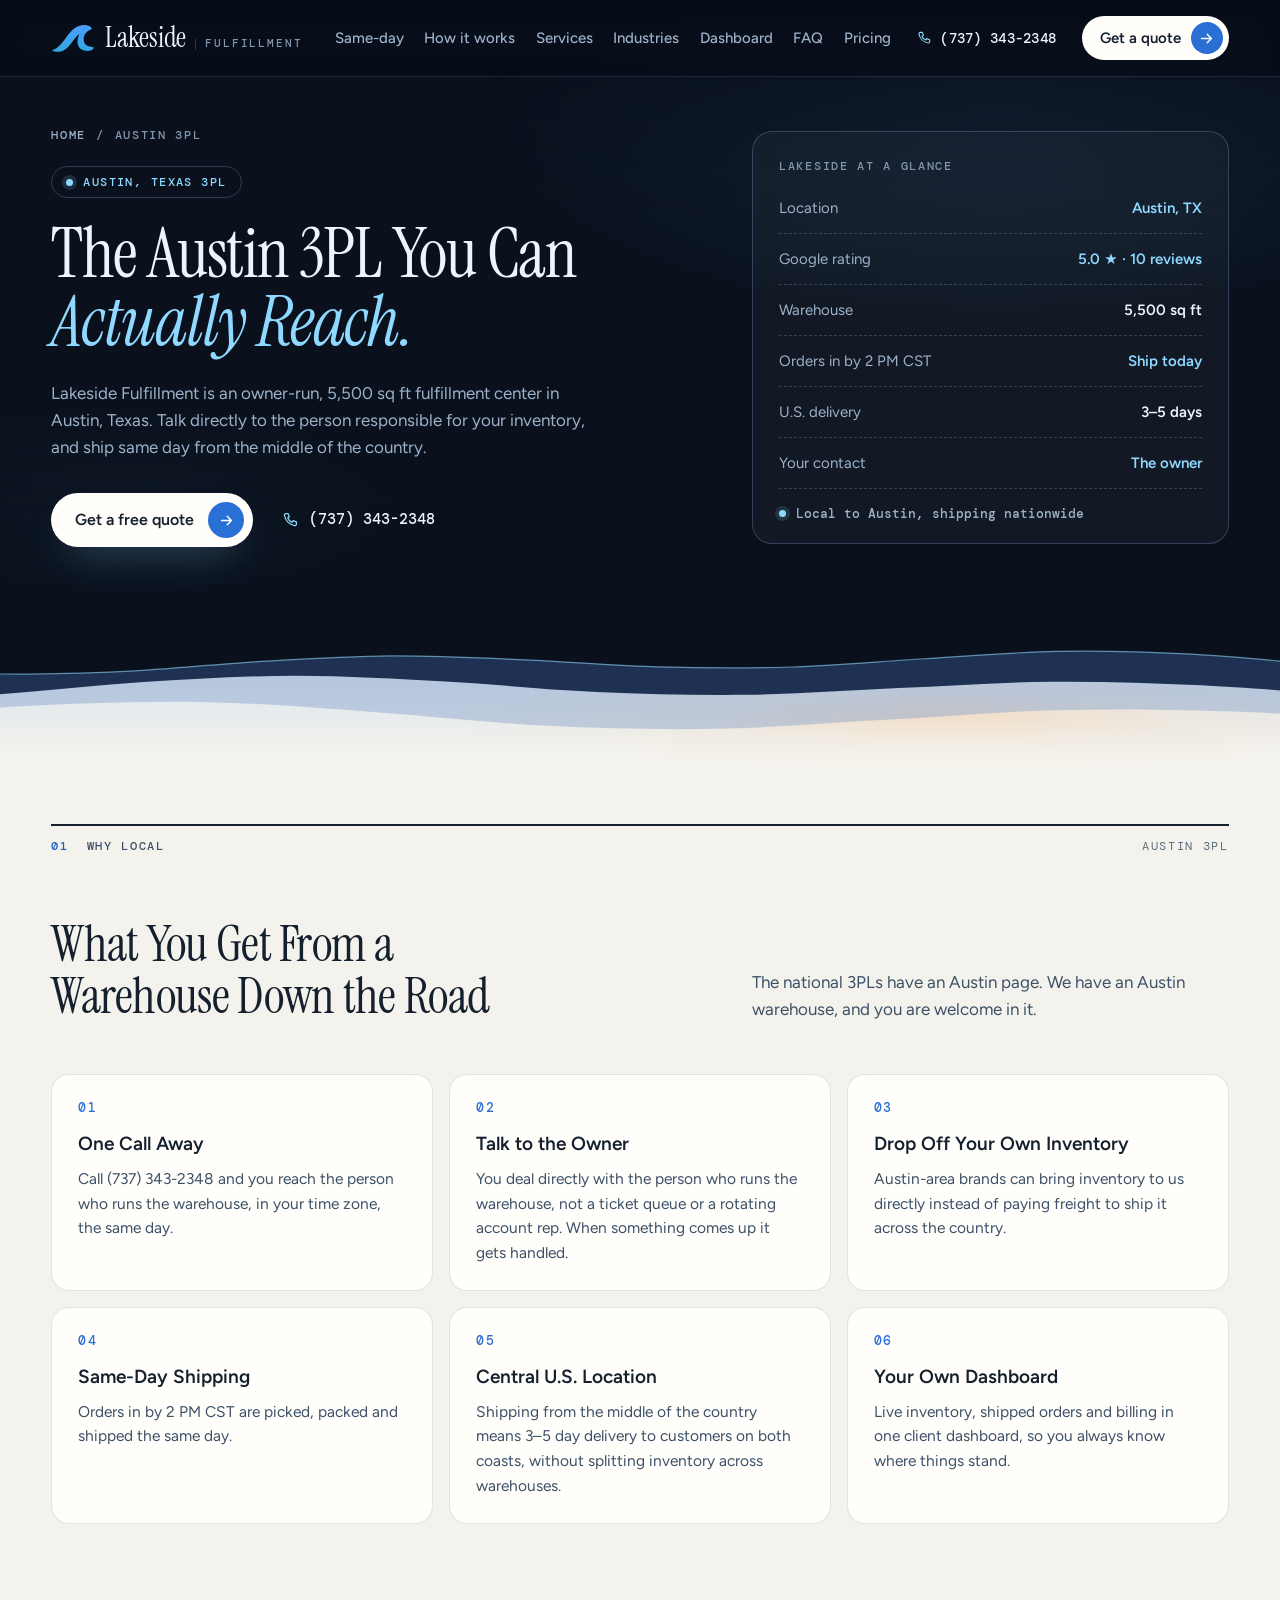
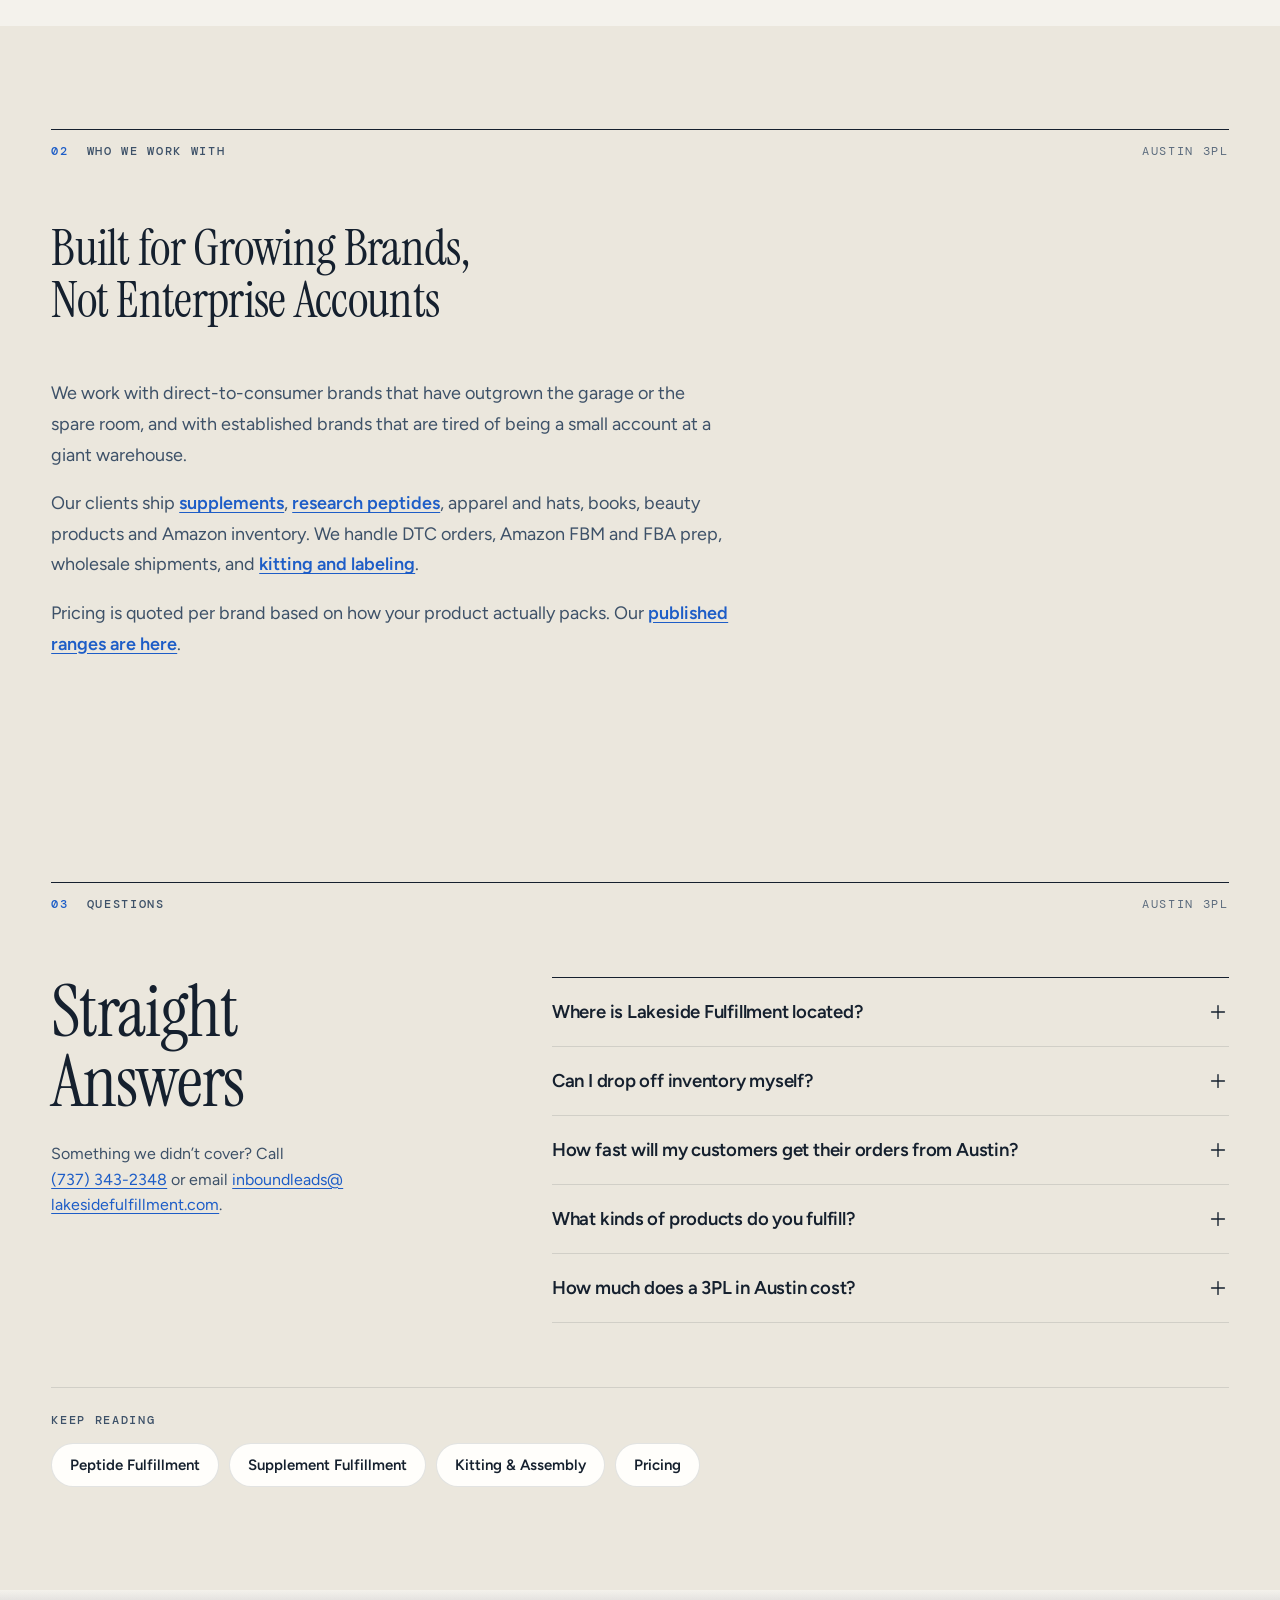
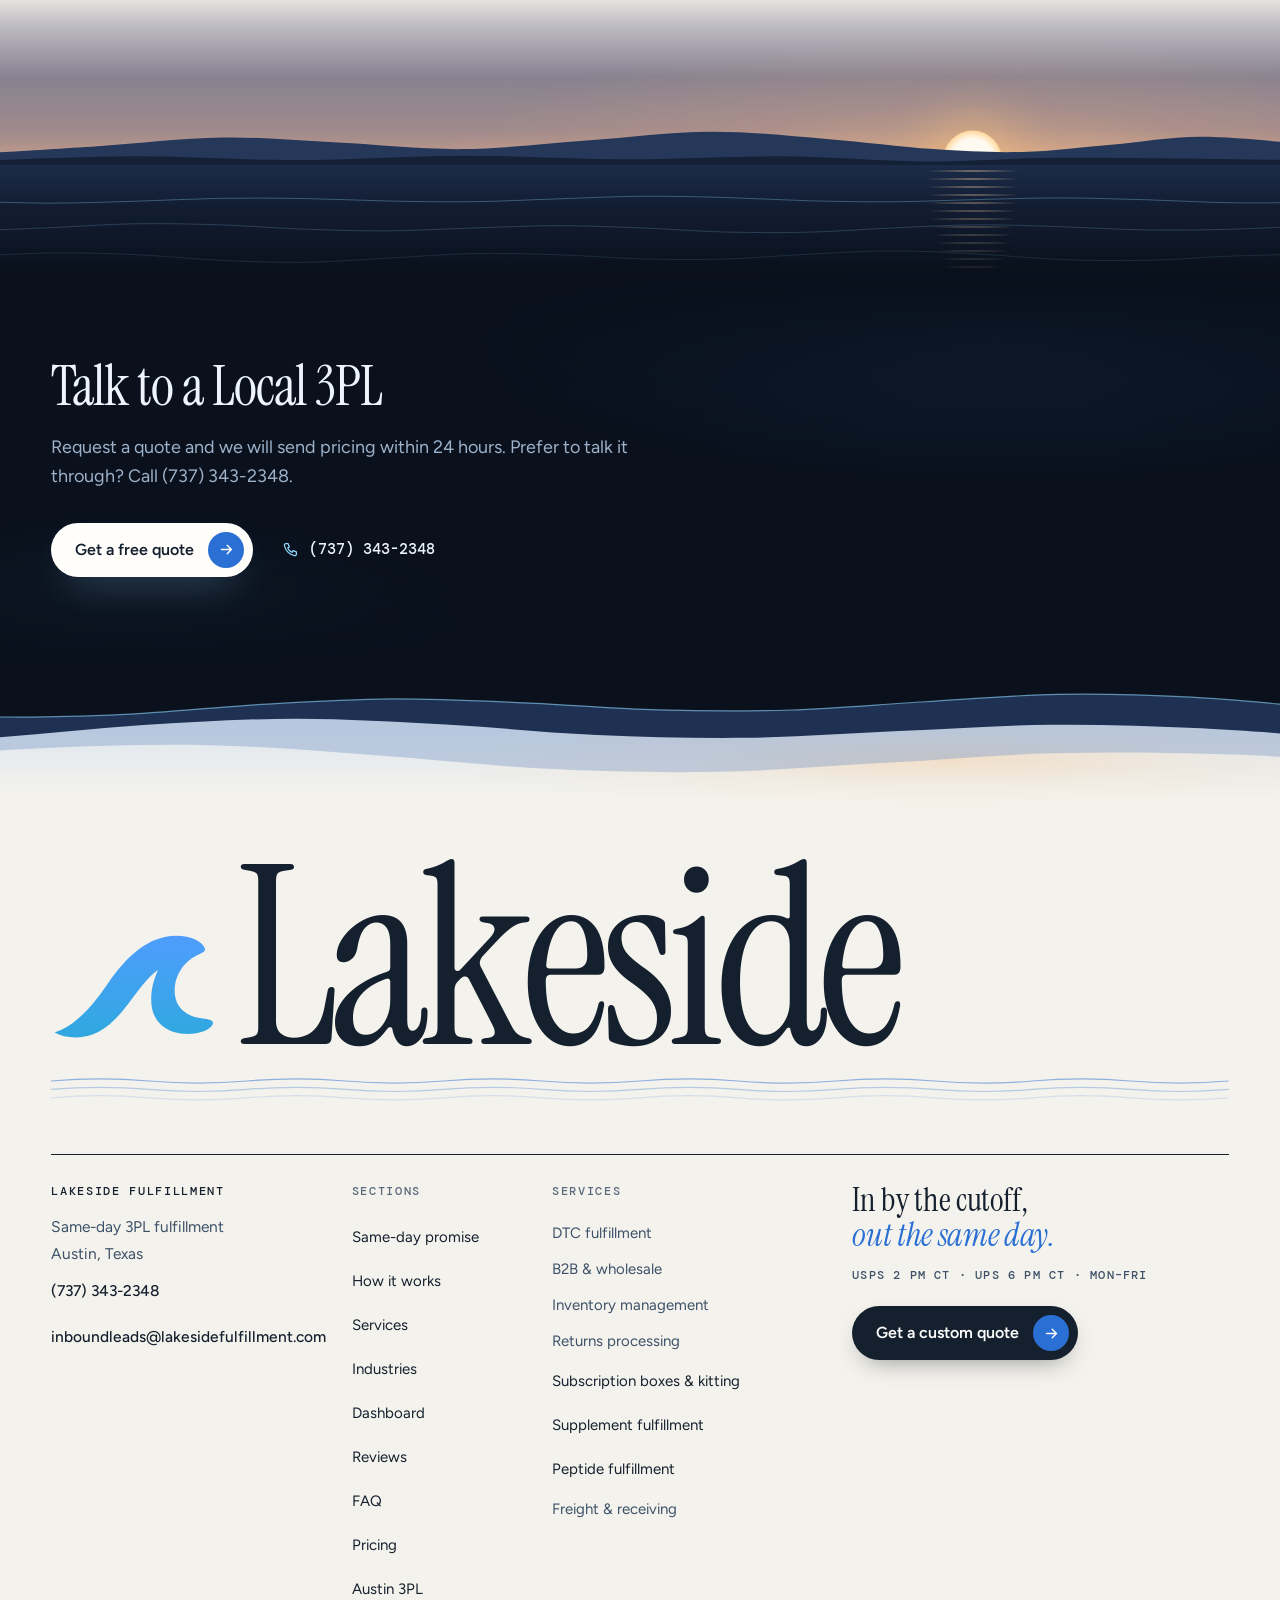
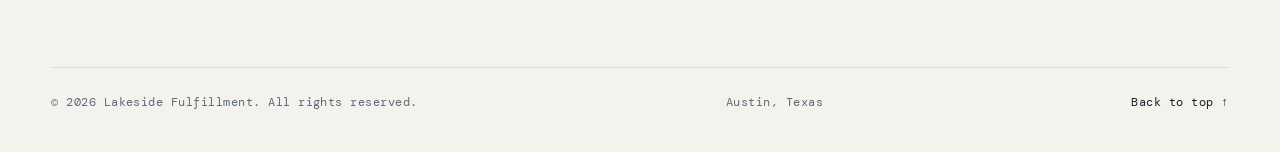
<file: austin-3pl/index.html>
<!DOCTYPE html>
<html lang="en" class="on-night">
<head>
<meta charset="utf-8">
<meta name="viewport" content="width=device-width, initial-scale=1, viewport-fit=cover">
<title>Austin 3PL & Fulfillment Center | Lakeside Fulfillment, Austin TX</title>
<meta name="description" content="Lakeside Fulfillment is an owner-run 3PL and fulfillment center in Austin, Texas. Same-day shipping, 3-5 day U.S. delivery, and a direct line to the person running your account.">
<link rel="canonical" href="https://lakesidefulfillment.com/austin-3pl/">
<meta name="theme-color" content="#0a111d">
<link rel="icon" type="image/png" sizes="64x64" href="/assets/lakeside-wave-64.png">
<link rel="icon" type="image/png" sizes="192x192" href="/assets/lakeside-wave-192.png">
<link rel="apple-touch-icon" href="/assets/lakeside-wave-192.png">
<meta property="og:type" content="website">
<meta property="og:site_name" content="Lakeside Fulfillment">
<meta property="og:title" content="Austin 3PL & Fulfillment Center | Lakeside Fulfillment, Austin TX">
<meta property="og:description" content="Lakeside Fulfillment is an owner-run 3PL and fulfillment center in Austin, Texas. Same-day shipping, 3-5 day U.S. delivery, and a direct line to the person running your account.">
<meta property="og:url" content="https://lakesidefulfillment.com/austin-3pl/">
<meta property="og:image" content="https://lakesidefulfillment.com/assets/lakeside-wave-512.png">
<script type="application/ld+json">[{"@context": "https://schema.org", "@type": "Service", "name": "The Austin 3PL You Can Actually Reach.", "serviceType": "Third-party logistics and e-commerce order fulfillment", "description": "Lakeside Fulfillment is an owner-run 3PL and fulfillment center in Austin, Texas. Same-day shipping, 3-5 day U.S. delivery, and a direct line to the person running your account.", "url": "https://lakesidefulfillment.com/austin-3pl/", "areaServed": {"@type": "Country", "name": "United States"}, "provider": {"@type": "Organization", "name": "Lakeside Fulfillment", "url": "https://lakesidefulfillment.com/", "telephone": "+1-737-343-2348", "address": {"@type": "PostalAddress", "streetAddress": "3100 Scott Dr, STE 201", "addressLocality": "Austin", "addressRegion": "TX", "postalCode": "78734", "addressCountry": "US"}}}, {"@context": "https://schema.org", "@type": "FAQPage", "mainEntity": [{"@type": "Question", "name": "Where is Lakeside Fulfillment located?", "acceptedAnswer": {"@type": "Answer", "text": "Our fulfillment center is at 3100 Scott Dr, STE 201, Austin, TX 78734. Call (737) 343-2348 or request a quote to get started."}}, {"@type": "Question", "name": "Can I drop off inventory myself?", "acceptedAnswer": {"@type": "Answer", "text": "Yes. Local brands can deliver inventory directly to the warehouse by appointment."}}, {"@type": "Question", "name": "How fast will my customers get their orders from Austin?", "acceptedAnswer": {"@type": "Answer", "text": "Orders received by 2 PM CST ship the same day, and most U.S. addresses receive them in 3 to 5 days."}}, {"@type": "Question", "name": "What kinds of products do you fulfill?", "acceptedAnswer": {"@type": "Answer", "text": "Supplements, research peptides, apparel and accessories, books, beauty and personal care, pet products, home goods and more."}}, {"@type": "Question", "name": "How much does a 3PL in Austin cost?", "acceptedAnswer": {"@type": "Answer", "text": "It depends on the size and weight of your product. Our pick-and-pack, storage and receiving ranges are published on the pricing page."}}]}, {"@context": "https://schema.org", "@type": "BreadcrumbList", "itemListElement": [{"@type": "ListItem", "position": 1, "name": "Home", "item": "https://lakesidefulfillment.com/"}, {"@type": "ListItem", "position": 2, "name": "Austin 3PL", "item": "https://lakesidefulfillment.com/austin-3pl/"}]}]</script>
<!-- Google tag (gtag.js): GA4 G-BYE6PHLJ33 (Nick, 11-12), on every page -->
<script async src="https://www.googletagmanager.com/gtag/js?id=G-BYE6PHLJ33"></script>
<script>
  window.dataLayer = window.dataLayer || [];
  function gtag(){dataLayer.push(arguments);}
  gtag('js', new Date());
  gtag('config', 'G-BYE6PHLJ33');
</script>
<link rel="preconnect" href="https://fonts.googleapis.com">
<link rel="preconnect" href="https://fonts.gstatic.com" crossorigin>
<link rel="stylesheet" href="https://fonts.googleapis.com/css2?family=DM+Mono:wght@400;500&family=Figtree:wght@400;500;600;700&family=Instrument+Serif:ital@0;1&display=swap">
<link rel="stylesheet" href="/assets/site.css">
</head>
<body class="subpage lp">
<a class="skip" href="#main">Skip to content</a>

<svg class="sprite" aria-hidden="true" focusable="false" width="0" height="0">
  <defs>
    <linearGradient id="wave-g" x1="0" y1="0" x2="0" y2="1"><stop offset="0" stop-color="#4f9dfd"/><stop offset="1" stop-color="#2fa8e0"/></linearGradient>
    <symbol id="wave" viewBox="72 134 370 242"><path fill="url(#wave-g)" d="M80 357C128 342 166 296 200 246C242 186 288 143 350 142C385 142 408 155 414 170C416 176 410 180 402 183C372 195 348 225 347 262C346 300 372 322 410 326C425 328 434 330 432 338C426 352 398 362 368 360C325 357 296 330 295 288C294 262 300 240 310 218C292 230 272 255 250 285C215 333 180 368 128 368C108 368 92 364 80 357Z"/></symbol>
    <symbol id="i-arrow" viewBox="0 0 24 24"><path d="M5 12h14M13 6l6 6-6 6"/></symbol>
    <symbol id="i-ext" viewBox="0 0 24 24"><path d="M7 17 17 7M9 7h8v8"/></symbol>
    <symbol id="i-phone" viewBox="0 0 24 24"><path d="M6.5 3.5h3l1.6 4.4-2.2 1.4a11 11 0 0 0 5.8 5.8l1.4-2.2 4.4 1.6v3a2 2 0 0 1-2.2 2A16.5 16.5 0 0 1 4.5 5.7a2 2 0 0 1 2-2.2z"/></symbol>
    <symbol id="i-mail" viewBox="0 0 24 24"><rect x="3.5" y="5.5" width="17" height="13" rx="2"/><path d="m4 7 8 6 8-6"/></symbol>
    <symbol id="i-check" viewBox="0 0 24 24"><path d="m5 12.5 4.2 4.2L19 7"/></symbol>
    <symbol id="i-plus" viewBox="0 0 24 24"><path d="M12 5v14M5 12h14"/></symbol>
    <symbol id="i-menu" viewBox="0 0 24 24"><path d="M4 9h16M4 15h16"/></symbol>
    <symbol id="i-close" viewBox="0 0 24 24"><path d="M6 6l12 12M18 6 6 18"/></symbol>
    <symbol id="i-receive" viewBox="0 0 32 32"><path d="M16 4v13M11 12l5 5 5-5M5 17v9h22v-9M5 21h6l1.5 2h7l1.5-2h6"/></symbol>
    <symbol id="i-store" viewBox="0 0 32 32"><path d="M5 4v24M27 4v24M5 11h22M5 19h22M5 27h22M8 7h6v4H8zM17 14h7v5h-7zM9 22h5v5H9z"/></symbol>
    <symbol id="i-pack" viewBox="0 0 32 32"><path d="M4 10 16 5l12 5-12 5zM4 10v12l12 6 12-6V10M16 15v13M10 7.5l12 5v4"/></symbol>
    <symbol id="i-truck" viewBox="0 0 32 32"><path d="M3 8h16v14H3zM19 12h5l4 5v5h-9M7 25.5a2.5 2.5 0 1 0 0-.01M22 25.5a2.5 2.5 0 1 0 0-.01"/></symbol>
    <symbol id="i-track" viewBox="0 0 32 32"><path d="M4 5v22h24M8 20l5-6 4 4 7-9"/><circle cx="24" cy="9" r="1.6"/></symbol>
    <symbol id="c-bottle" viewBox="0 0 24 24"><path d="M7.5 2.5h9v3.5h-9zM6.5 6h11v13.5a2 2 0 0 1-2 2h-7a2 2 0 0 1-2-2zM6.5 10.5h11v6h-11"/></symbol>
    <symbol id="c-beauty" viewBox="0 0 24 24"><path d="M10.5 2.5h3v4h-3zM9 6.5h6l1 3v10.5a1.5 1.5 0 0 1-1.5 1.5h-5A1.5 1.5 0 0 1 8 20V9.5zM8 13h8"/></symbol>
    <symbol id="c-food" viewBox="0 0 24 24"><path d="M6 6h12l-1.4 14a1.5 1.5 0 0 1-1.5 1.4H8.9a1.5 1.5 0 0 1-1.5-1.4zM6.4 10h11.2M9 2.5c0 1.2 1 1.3 1 2.5M13 2.5c0 1.2 1 1.3 1 2.5"/></symbol>
    <symbol id="c-apparel" viewBox="0 0 24 24"><path d="M9 3.5 3.5 6.5l2 4 2.5-1.2V20.5h8V9.3l2.5 1.2 2-4L15 3.5a3 3 0 0 1-6 0z"/></symbol>
    <symbol id="c-pet" viewBox="0 0 24 24"><path d="M8 16.5c0-2.4 1.8-4.5 4-4.5s4 2.1 4 4.5-1.8 4-4 4-4-1.6-4-4z"/><circle cx="5.5" cy="11" r="1.8"/><circle cx="9.2" cy="6.5" r="1.8"/><circle cx="14.8" cy="6.5" r="1.8"/><circle cx="18.5" cy="11" r="1.8"/></symbol>
    <symbol id="c-other" viewBox="0 0 24 24"><path d="m12 3 8.5 4.5v9L12 21l-8.5-4.5v-9zM3.5 7.5 12 12l8.5-4.5M12 12v9"/></symbol>
    <symbol id="i-snow" viewBox="0 0 24 24"><path d="M12 3v18M4.2 7.5l15.6 9M4.2 16.5l15.6-9M9.5 4.5 12 6l2.5-1.5M9.5 19.5 12 18l2.5 1.5"/></symbol>
  </defs>
</svg>

<header class="hdr" id="hdr">
  <div class="wrap hdr-in">
    <a class="brand" href="/" aria-label="Lakeside Fulfillment — home">
      <svg class="mark" width="44" height="29" aria-hidden="true"><use href="#wave"/></svg>
      <span class="wm"><span class="wm-1">Lakeside</span><span class="wm-2">Fulfillment</span></span>
    </a>
    <nav class="nav" aria-label="Primary">
      <ul>
        <li><a href="/#promise">Same-day</a></li>
        <li><a href="/#how">How it works</a></li>
        <li><a href="/#services">Services</a></li>
        <li><a href="/#industries">Industries</a></li>
        <li><a href="/#visibility">Dashboard</a></li>
        <li><a href="/#faq">FAQ</a></li>
        <li><a href="/pricing/">Pricing</a></li>
      </ul>
    </nav>
    <a class="hdr-tel" href="tel:+17373432348"><svg class="ic" aria-hidden="true"><use href="#i-phone"/></svg>(737) 343-2348</a>
    <a class="btn btn-ink btn-sm hdr-cta" href="/quote/?from=austin-3pl">Get a quote<span class="chip" aria-hidden="true"><svg class="ic"><use href="#i-arrow"/></svg></span></a>
    <a class="menu-btn" id="menu-btn" href="#site-map" aria-controls="sheet" aria-expanded="false"><span>Menu</span><svg class="ic" aria-hidden="true"><use href="#i-menu"/></svg></a>
  </div>
</header>

<div class="sheet" id="sheet" role="dialog" aria-modal="true" aria-label="Site menu" hidden>
  <div class="sheet-top">
    <a class="brand" href="/" data-close><svg class="mark" width="44" height="29" aria-hidden="true"><use href="#wave"/></svg><span class="wm"><span class="wm-1">Lakeside</span><span class="wm-2">Fulfillment</span></span></a>
    <button class="sheet-x" type="button" data-close aria-label="Close menu"><svg class="ic" aria-hidden="true"><use href="#i-close"/></svg></button>
  </div>
  <nav aria-label="Menu">
  <ol class="sheet-nav">
    <li style="--i:0"><a href="/#promise" data-close><span>01</span>Same-day promise</a></li>
    <li style="--i:1"><a href="/#how" data-close><span>02</span>How it works</a></li>
    <li style="--i:2"><a href="/#services" data-close><span>03</span>Services</a></li>
    <li style="--i:3"><a href="/#industries" data-close><span>04</span>Industries</a></li>
    <li style="--i:4"><a href="/#visibility" data-close><span>05</span>Dashboard</a></li>
    <li style="--i:5"><a href="/#reviews" data-close><span>06</span>Reviews</a></li>
    <li style="--i:6"><a href="/#faq" data-close><span>07</span>FAQ</a></li>
    <li style="--i:7"><a href="/pricing/" data-close><span>08</span>Pricing</a></li>
  </ol>
  </nav>
  <div class="sheet-foot">
    <a class="btn btn-ink btn-block" href="/quote/?from=austin-3pl" data-close>Get a custom quote<span class="chip" aria-hidden="true"><svg class="ic"><use href="#i-arrow"/></svg></span></a>
    <div class="sheet-contact">
      <a href="tel:+17373432348"><svg class="ic" aria-hidden="true"><use href="#i-phone"/></svg>(737) 343-2348</a>
      <a href="mailto:inboundleads@lakesidefulfillment.com"><svg class="ic" aria-hidden="true"><use href="#i-mail"/></svg><span>inboundleads@<wbr>lakesidefulfillment.com</span></a>
    </div>
    <p class="mono-s">Same-day 3PL · Austin, Texas</p>
  </div>
</div>

<main id="main">

<section class="night lp-hero" aria-labelledby="lp-h">
  <div class="wrap lp-hero-in">
    <div class="lp-hero-copy">
      <nav class="lp-crumbs" aria-label="Breadcrumb"><a href="/">Home</a><span aria-hidden="true">/</span><span aria-current="page">Austin 3PL</span></nav>
      <p class="lp-badge">Austin, Texas 3PL</p>
      <h1 id="lp-h" class="display lp-h">The Austin 3PL You Can<br><em>Actually Reach.</em></h1>
      <p class="lp-sub">Lakeside Fulfillment is an owner-run, 5,500 sq ft fulfillment center in Austin, Texas. Talk directly to the person responsible for your inventory, and ship same day from the middle of the country.</p>
      <div class="lp-actions"><a class="btn btn-ice" href="/quote/?from=austin-3pl">Get a free quote<span class="chip" aria-hidden="true"><svg class="ic"><use href="#i-arrow"/></svg></span></a><a class="lp-call" href="tel:+17373432348"><svg class="ic" aria-hidden="true"><use href="#i-phone"/></svg>(737) 343-2348</a></div>
    </div>
    <aside class="lp-board" aria-label="Lakeside at a glance">
      <p class="lp-board-k">Lakeside at a glance</p>
      <dl>
        <div class="lp-row"><dt>Location</dt><dd class="sky">Austin, TX</dd></div>
        <div class="lp-row"><dt>Google rating</dt><dd class="green">5.0 &#9733; &middot; 10 reviews</dd></div>
        <div class="lp-row"><dt>Warehouse</dt><dd>5,500 sq ft</dd></div>
        <div class="lp-row"><dt>Orders in by 2 PM CST</dt><dd class="green">Ship today</dd></div>
        <div class="lp-row"><dt>U.S. delivery</dt><dd>3&ndash;5 days</dd></div>
        <div class="lp-row"><dt>Your contact</dt><dd class="green">The owner</dd></div>
      </dl>
      <p class="lp-board-f"><span class="lp-dot" aria-hidden="true"></span>Local to Austin, shipping nationwide</p>
    </aside>
  </div>
</section>

<!-- dawn: night into day -->
<div class="sky dawn" data-edge=".5" aria-hidden="true" data-play><div class="d-light"></div><div class="d-glow"></div><svg class="d-waves" viewBox="0 0 1440 120" preserveAspectRatio="none" aria-hidden="true" focusable="false"><g class="w3"><path class="w-drift" d="M-160 88.9C-128.3 86.9 -33.3 79.5 30 76.9C93.3 74.4 156.7 72.5 220 73.8C283.3 75 346.7 80.3 410 84.4C473.3 88.5 536.7 95.5 600 98.4C663.3 101.2 726.7 102.6 790 101.5C853.3 100.5 916.7 95.3 980 92.1C1043.3 88.9 1106.7 83.7 1170 82.2C1233.3 80.7 1296.7 81.5 1360 83.2C1423.3 84.9 1518.3 90.9 1550 92.4L1550 -20H-160Z"/></g><g class="w2"><path class="w-drift" d="M-160 77C-131.7 75.9 -46.7 73.8 10 70.5C66.7 67.2 123.3 60.5 180 57.2C236.7 53.9 293.3 50.7 350 50.6C406.7 50.5 463.3 53.9 520 56.7C576.7 59.6 633.3 65.2 690 67.5C746.7 69.8 803.3 71.1 860 70.5C916.7 69.8 973.3 65.8 1030 63.5C1086.7 61.2 1143.3 57.4 1200 56.9C1256.7 56.4 1313.3 58.1 1370 60.6C1426.7 63.1 1511.7 69.9 1540 71.8L1540 -20H-160Z"/></g><g class="w1"><path d="M-160 43.1C-135 44.6 -60 50.9 -10 51.9C40 53 90 51.5 140 49.4C190 47.3 240 42 290 39.3C340 36.6 390 33.7 440 33.3C490 33 540 35.4 590 37.3C640 39.1 690 43.4 740 44.6C790 45.9 840 46.2 890 44.8C940 43.4 990 38.9 1040 36.2C1090 33.5 1140 29.3 1190 28.5C1240 27.7 1290 29 1340 31.4C1390 33.8 1465 41 1490 43L1490 -20H-160Z"/><path class="w-foam" d="M-160 43.1C-135 44.6 -60 50.9 -10 51.9C40 53 90 51.5 140 49.4C190 47.3 240 42 290 39.3C340 36.6 390 33.7 440 33.3C490 33 540 35.4 590 37.3C640 39.1 690 43.4 740 44.6C790 45.9 840 46.2 890 44.8C940 43.4 990 38.9 1040 36.2C1090 33.5 1140 29.3 1190 28.5C1240 27.7 1290 29 1340 31.4C1390 33.8 1465 41 1490 43"/></g></svg></div>

<section class="sec lp-sec" aria-labelledby="lp-s1">
  <div class="wrap">
    <div class="runhead"><span>01</span><span>Why Local</span><span class="rh-r">Austin 3PL</span></div>
    <div class="lp-head"><h2 id="lp-s1" class="lp-title">What You Get From a Warehouse Down the Road</h2><p class="lp-lede">The national 3PLs have an Austin page. We have an Austin warehouse, and you are welcome in it.</p></div>
    <ul class="lp-cards"><li class="lp-card"><span class="lp-n">01</span><h3>One Call Away</h3><p>Call (737) 343-2348 and you reach the person who runs the warehouse, in your time zone, the same day.</p></li><li class="lp-card"><span class="lp-n">02</span><h3>Talk to the Owner</h3><p>You deal directly with the person who runs the warehouse, not a ticket queue or a rotating account rep. When something comes up it gets handled.</p></li><li class="lp-card"><span class="lp-n">03</span><h3>Drop Off Your Own Inventory</h3><p>Austin-area brands can bring inventory to us directly instead of paying freight to ship it across the country.</p></li><li class="lp-card"><span class="lp-n">04</span><h3>Same-Day Shipping</h3><p>Orders in by 2 PM CST are picked, packed and shipped the same day.</p></li><li class="lp-card"><span class="lp-n">05</span><h3>Central U.S. Location</h3><p>Shipping from the middle of the country means 3&ndash;5 day delivery to customers on both coasts, without splitting inventory across warehouses.</p></li><li class="lp-card"><span class="lp-n">06</span><h3>Your Own Dashboard</h3><p>Live inventory, shipped orders and billing in one client dashboard, so you always know where things stand.</p></li></ul>
  </div>
</section>

<section class="sec lp-sec alt" aria-labelledby="lp-s2">
  <div class="wrap">
    <div class="runhead"><span>02</span><span>Who We Work With</span><span class="rh-r">Austin 3PL</span></div>
    <div class="lp-head"><h2 id="lp-s2" class="lp-title">Built for Growing Brands, Not Enterprise Accounts</h2></div>
    <div class="lp-prose"><p>We work with direct-to-consumer brands that have outgrown the garage or the spare room, and with established brands that are tired of being a small account at a giant warehouse.</p><p>Our clients ship <a href="/supplement-fulfillment/">supplements</a>, <a href="/peptide-fulfillment/">research peptides</a>, apparel and hats, books, beauty products and Amazon inventory. We handle DTC orders, Amazon FBM and FBA prep, wholesale shipments, and <a href="/kitting-assembly/">kitting and labeling</a>.</p><p>Pricing is quoted per brand based on how your product actually packs. Our <a href="/pricing/">published ranges are here</a>.</p></div>
  </div>
</section>

<section class="sec lp-sec alt faq" aria-labelledby="lp-s3">
  <div class="wrap">
    <div class="runhead"><span>03</span><span>Questions</span><span class="rh-r">Austin 3PL</span></div>
    <div class="faq-grid">
      <div class="faq-head">
        <h2 id="lp-s3" class="display">Straight Answers</h2>
        <p>Something we didn’t cover? Call <a href="tel:+17373432348">(737) 343-2348</a> or email <a href="mailto:inboundleads@lakesidefulfillment.com">inboundleads@<wbr>lakesidefulfillment.com</a>.</p>
      </div>
      <div class="qa">
        <details><summary><span>Where is Lakeside Fulfillment located?</span><svg class="ic pm" aria-hidden="true"><use href="#i-plus"/></svg></summary><div class="ans"><p>Our fulfillment center is at 3100 Scott Dr, STE 201, Austin, TX 78734. Call (737) 343-2348 or request a quote to get started.</p></div></details>
        <details><summary><span>Can I drop off inventory myself?</span><svg class="ic pm" aria-hidden="true"><use href="#i-plus"/></svg></summary><div class="ans"><p>Yes. Local brands can deliver inventory directly to the warehouse by appointment.</p></div></details>
        <details><summary><span>How fast will my customers get their orders from Austin?</span><svg class="ic pm" aria-hidden="true"><use href="#i-plus"/></svg></summary><div class="ans"><p>Orders received by 2 PM CST ship the same day, and most U.S. addresses receive them in 3 to 5 days.</p></div></details>
        <details><summary><span>What kinds of products do you fulfill?</span><svg class="ic pm" aria-hidden="true"><use href="#i-plus"/></svg></summary><div class="ans"><p>Supplements, research peptides, apparel and accessories, books, beauty and personal care, pet products, home goods and more.</p></div></details>
        <details><summary><span>How much does a 3PL in Austin cost?</span><svg class="ic pm" aria-hidden="true"><use href="#i-plus"/></svg></summary><div class="ans"><p>It depends on the size and weight of your product. Our pick-and-pack, storage and receiving ranges are published on the <a href="/pricing/">pricing page</a>.</p></div></details>
      </div>
    </div>
    <div class="lp-related"><p>Keep reading</p><ul><li><a href="/peptide-fulfillment/">Peptide Fulfillment</a></li><li><a href="/supplement-fulfillment/">Supplement Fulfillment</a></li><li><a href="/kitting-assembly/">Kitting & Assembly</a></li><li><a href="/pricing/">Pricing</a></li></ul></div>
  </div>
</section>

<!-- dusk: day into night -->
<div class="sky dusk" data-edge=".1" aria-hidden="true" data-play><div class="s-sky"></div><div class="s-dark"></div><div class="s-glow"></div><svg class="s-stars" viewBox="0 0 1440 200" preserveAspectRatio="xMidYMid slice" aria-hidden="true" focusable="false"><circle cx="20.1" cy="142.7" r="0.9"/><circle class="st-tw" cx="314.8" cy="107.5" r="1.2"/><circle cx="481" cy="111.6" r="1.4"/><circle class="st-tw" cx="780" cy="99.6" r="1.3"/><circle cx="1163.5" cy="31.7" r="1"/><circle class="st-tw" cx="1011.1" cy="102" r="0.7"/><circle cx="977.5" cy="63.9" r="1.6"/><circle class="st-tw" cx="1150.4" cy="17.8" r="1.2"/><circle cx="1312.4" cy="100.3" r="1.3"/><circle class="st-tw" cx="828.4" cy="141.1" r="1.6"/><circle cx="541.1" cy="44.2" r="1.5"/><circle class="st-tw" cx="485.2" cy="21" r="0.9"/><circle cx="619.9" cy="38.7" r="1.6"/><circle class="st-tw" cx="800.3" cy="107.5" r="1.6"/><circle cx="102.1" cy="35.8" r="1.2"/><circle class="st-tw" cx="732.3" cy="56.8" r="0.8"/><circle cx="1292.6" cy="11.4" r="1"/><circle class="st-tw" cx="501.8" cy="96.2" r="1.6"/><circle cx="740.8" cy="22.5" r="1"/><circle class="st-tw" cx="417" cy="48.4" r="1.1"/><circle cx="485.6" cy="74" r="1.3"/><circle class="st-tw" cx="346.5" cy="140" r="1.1"/><circle cx="1228.2" cy="91.1" r="1.3"/><circle class="st-tw" cx="742.7" cy="69.7" r="1.4"/><circle cx="1335.4" cy="53.1" r="1.4"/><circle class="st-tw" cx="371.6" cy="83" r="1"/><circle cx="482.8" cy="52.3" r="1.5"/><circle class="st-tw" cx="1248.6" cy="16.6" r="1.5"/><circle cx="128.8" cy="54.6" r="0.8"/><circle class="st-tw" cx="129" cy="157.3" r="0.8"/><circle cx="905.3" cy="20.1" r="1.1"/><circle class="st-tw" cx="850.1" cy="19.4" r="1.6"/><circle cx="1258.4" cy="137" r="1.6"/><circle class="st-tw" cx="1290.9" cy="113.2" r="0.9"/></svg><div class="s-sun"></div><svg class="s-hills" viewBox="0 0 1440 60" preserveAspectRatio="none" aria-hidden="true" focusable="false"><path class="s-far" d="M-20 42C1.7 40.3 65 35.7 110 32C155 28.3 205 20.8 250 20C295 19.2 335 24.3 380 27C425 29.7 473.3 36.5 520 36C566.7 35.5 613.3 28 660 24C706.7 20 755 12.3 800 12C845 11.7 888.3 18 930 22C971.7 26 1013.3 33 1050 36C1086.7 39 1116.7 41 1150 40C1183.3 39 1216.7 33.5 1250 30C1283.3 26.5 1315 19.3 1350 19C1385 18.7 1441.7 26.5 1460 28L1460 61H-20Z"/><path class="s-near" d="M-20 52C8.3 51 91.7 46.2 150 46C208.3 45.8 268.3 51.2 330 51C391.7 50.8 458.3 45.2 520 45C581.7 44.8 640 49.8 700 50C760 50.2 823.3 45.5 880 46C936.7 46.5 986.7 52.7 1040 53C1093.3 53.3 1130 48.3 1200 48C1270 47.7 1416.7 50.5 1460 51L1460 61H-20Z"/></svg><div class="s-lake"></div><div class="s-ref"></div><svg class="s-rips" viewBox="0 0 1440 100" preserveAspectRatio="none" aria-hidden="true" focusable="false"><path class="s-rip" d="M-40 15.6C-24.2 16 23.3 18 55 18.1C86.7 18.1 118.3 16.9 150 15.9C181.7 15 213.3 13 245 12.4C276.7 11.9 308.3 12 340 12.5C371.7 13 403.3 14.9 435 15.5C466.7 16.2 498.3 16.8 530 16.4C561.7 16 593.3 14.2 625 13.1C656.7 12 688.3 10.2 720 9.9C751.7 9.6 783.3 10.4 815 11.3C846.7 12.2 878.3 14.4 910 15.3C941.7 16.1 973.3 16.7 1005 16.5C1036.7 16.2 1068.3 14.6 1100 13.8C1131.7 13 1163.3 11.8 1195 11.9C1226.7 11.9 1258.3 13.2 1290 14.1C1321.7 15.1 1353.3 17.1 1385 17.6C1416.7 18.1 1464.2 17.3 1480 17.2"/><path class="s-rip" d="M-40 51.6C-24.2 50.9 23.3 48.9 55 47.5C86.7 46 118.3 43.4 150 42.8C181.7 42.2 213.3 42.9 245 43.9C276.7 44.9 308.3 47.9 340 49.1C371.7 50.3 403.3 51.4 435 51.2C466.7 51 498.3 48.9 530 47.9C561.7 46.9 593.3 45 625 45C656.7 45 688.3 46.4 720 47.6C751.7 48.9 783.3 51.7 815 52.6C846.7 53.4 878.3 53.6 910 52.8C941.7 51.9 973.3 49.1 1005 47.7C1036.7 46.2 1068.3 44.3 1100 44C1131.7 43.8 1163.3 45.3 1195 46.3C1226.7 47.3 1258.3 49.7 1290 50.1C1321.7 50.6 1353.3 50.2 1385 49.3C1416.7 48.3 1464.2 45.4 1480 44.6"/><path class="s-rip" d="M-40 82.3C-24.2 81.5 23.3 78.1 55 77.7C86.7 77.2 118.3 78 150 79.5C181.7 80.9 213.3 84.6 245 86.2C276.7 87.7 308.3 89.2 340 88.8C371.7 88.5 403.3 85.7 435 83.9C466.7 82.2 498.3 79.1 530 78.4C561.7 77.7 593.3 78.5 625 79.6C656.7 80.6 688.3 83.7 720 84.6C751.7 85.5 783.3 85.9 815 84.9C846.7 84 878.3 80.7 910 79.1C941.7 77.4 973.3 75.1 1005 75.1C1036.7 75.1 1068.3 77.2 1100 78.9C1131.7 80.6 1163.3 84.3 1195 85.5C1226.7 86.8 1258.3 87.1 1290 86.4C1321.7 85.7 1353.3 82.6 1385 81.4C1416.7 80.1 1464.2 79.3 1480 78.9"/></svg></div>

<section class="night lp-cta" aria-labelledby="lp-cta-h">
  <div class="wrap">
    <h2 id="lp-cta-h" class="display">Talk to a Local 3PL</h2>
    <p>Request a quote and we will send pricing within 24 hours. Prefer to talk it through? Call (737) 343-2348.</p>
    <div class="lp-actions"><a class="btn btn-ice" href="/quote/?from=austin-3pl">Get a free quote<span class="chip" aria-hidden="true"><svg class="ic"><use href="#i-arrow"/></svg></span></a><a class="lp-call" href="tel:+17373432348"><svg class="ic" aria-hidden="true"><use href="#i-phone"/></svg>(737) 343-2348</a></div>
  </div>
</section>

<!-- dawn: night into day -->
<div class="sky dawn" data-edge=".5" aria-hidden="true" data-play><div class="d-light"></div><div class="d-glow"></div><svg class="d-waves" viewBox="0 0 1440 120" preserveAspectRatio="none" aria-hidden="true" focusable="false"><g class="w3"><path class="w-drift" d="M-160 88.9C-128.3 86.9 -33.3 79.5 30 76.9C93.3 74.4 156.7 72.5 220 73.8C283.3 75 346.7 80.3 410 84.4C473.3 88.5 536.7 95.5 600 98.4C663.3 101.2 726.7 102.6 790 101.5C853.3 100.5 916.7 95.3 980 92.1C1043.3 88.9 1106.7 83.7 1170 82.2C1233.3 80.7 1296.7 81.5 1360 83.2C1423.3 84.9 1518.3 90.9 1550 92.4L1550 -20H-160Z"/></g><g class="w2"><path class="w-drift" d="M-160 77C-131.7 75.9 -46.7 73.8 10 70.5C66.7 67.2 123.3 60.5 180 57.2C236.7 53.9 293.3 50.7 350 50.6C406.7 50.5 463.3 53.9 520 56.7C576.7 59.6 633.3 65.2 690 67.5C746.7 69.8 803.3 71.1 860 70.5C916.7 69.8 973.3 65.8 1030 63.5C1086.7 61.2 1143.3 57.4 1200 56.9C1256.7 56.4 1313.3 58.1 1370 60.6C1426.7 63.1 1511.7 69.9 1540 71.8L1540 -20H-160Z"/></g><g class="w1"><path d="M-160 43.1C-135 44.6 -60 50.9 -10 51.9C40 53 90 51.5 140 49.4C190 47.3 240 42 290 39.3C340 36.6 390 33.7 440 33.3C490 33 540 35.4 590 37.3C640 39.1 690 43.4 740 44.6C790 45.9 840 46.2 890 44.8C940 43.4 990 38.9 1040 36.2C1090 33.5 1140 29.3 1190 28.5C1240 27.7 1290 29 1340 31.4C1390 33.8 1465 41 1490 43L1490 -20H-160Z"/><path class="w-foam" d="M-160 43.1C-135 44.6 -60 50.9 -10 51.9C40 53 90 51.5 140 49.4C190 47.3 240 42 290 39.3C340 36.6 390 33.7 440 33.3C490 33 540 35.4 590 37.3C640 39.1 690 43.4 740 44.6C790 45.9 840 46.2 890 44.8C940 43.4 990 38.9 1040 36.2C1090 33.5 1140 29.3 1190 28.5C1240 27.7 1290 29 1340 31.4C1390 33.8 1465 41 1490 43"/></g></svg></div>

</main>
<footer class="foot" id="site-map">
  <div class="wrap">
    <div class="foot-mark" aria-hidden="true" data-fx="clip"><svg class="mark" width="160" height="105"><use href="#wave"/></svg><span><i style="--k:0">L</i><i style="--k:1">a</i><i style="--k:2">k</i><i style="--k:3">e</i><i style="--k:4">s</i><i style="--k:5">i</i><i style="--k:6">d</i><i style="--k:7">e</i></span></div>
    <svg data-play class="foot-lake" viewBox="0 0 1200 40" preserveAspectRatio="none" aria-hidden="true"><path d="M0 10Q50 4 100 10T200 10T300 10T400 10T500 10T600 10T700 10T800 10T900 10T1000 10T1100 10T1200 10"/><path d="M0 22Q50 16 100 22T200 22T300 22T400 22T500 22T600 22T700 22T800 22T900 22T1000 22T1100 22T1200 22"/><path d="M0 34Q50 28 100 34T200 34T300 34T400 34T500 34T600 34T700 34T800 34T900 34T1000 34T1100 34T1200 34"/></svg>
    <div class="foot-grid">
      <div class="f-nap">
        <h2 class="f-h">Lakeside Fulfillment</h2>
        <address>
          <span>Same-day 3PL fulfillment</span>
          <span>Austin, Texas</span>
          <a href="tel:+17373432348">(737) 343-2348</a>
          <a href="mailto:inboundleads@lakesidefulfillment.com">inboundleads@<wbr>lakesidefulfillment.com</a>
        </address>
      </div>
      <nav class="f-col" aria-label="Sections">
        <h2 class="f-h">Sections</h2>
        <ul><li><a href="/#promise">Same-day promise</a></li><li><a href="/#how">How it works</a></li><li><a href="/#services">Services</a></li><li><a href="/#industries">Industries</a></li><li><a href="/#visibility">Dashboard</a></li><li><a href="/#reviews">Reviews</a></li><li><a href="/#faq">FAQ</a></li><li><a href="/pricing/">Pricing</a></li><li><a href="/austin-3pl/">Austin 3PL</a></li></ul>
      </nav>
      <div class="f-col">
        <h2 class="f-h">Services</h2>
        <ul><li>DTC fulfillment</li><li>B2B &amp; wholesale</li><li>Inventory management</li><li>Returns processing</li><li><a href="/kitting-assembly/">Subscription boxes &amp; kitting</a></li><li><a href="/supplement-fulfillment/">Supplement fulfillment</a></li><li><a href="/peptide-fulfillment/">Peptide fulfillment</a></li><li>Freight &amp; receiving</li></ul>
      </div>
      <div class="f-cta">
        <p class="f-big">In by the cutoff, <em>out the same&nbsp;day.</em></p>
        <p class="f-cuts"><span class="nowrap">USPS <span data-cutoff="usps">2&nbsp;PM&nbsp;CT</span></span> · <span class="nowrap">UPS <span data-cutoff="ups">6&nbsp;PM&nbsp;CT</span></span> · <span class="nowrap">Mon–Fri</span></p>
        <a class="btn btn-ink" href="/quote/?from=austin-3pl">Get a custom quote<span class="chip" aria-hidden="true"><svg class="ic"><use href="#i-arrow"/></svg></span></a>
      </div>
    </div>
    <div class="foot-bot">
      <p>© 2026 Lakeside Fulfillment. All rights reserved.</p>
      <p>Austin, Texas</p>
      <a href="#main">Back to top ↑</a>
    </div>
  </div>
</footer>

<script src="/assets/page.js"></script>
</body>
</html>
</file>
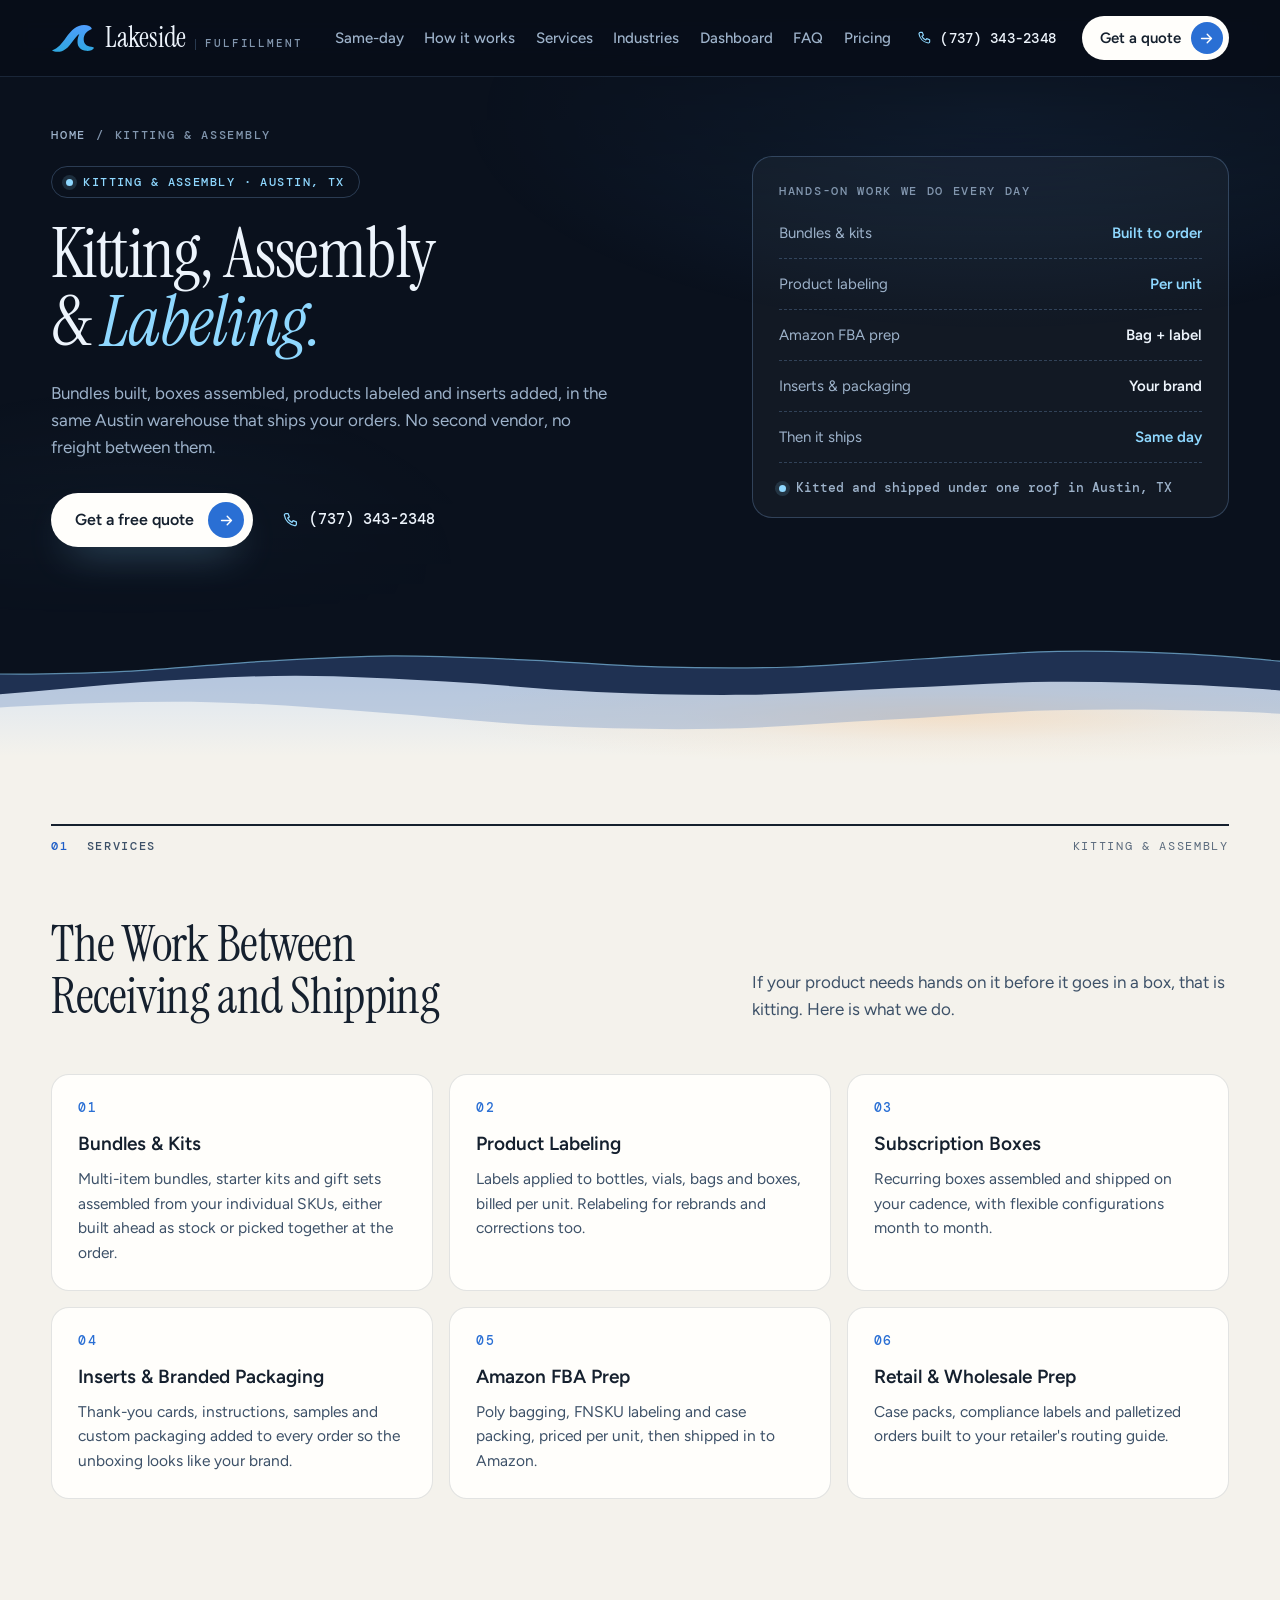
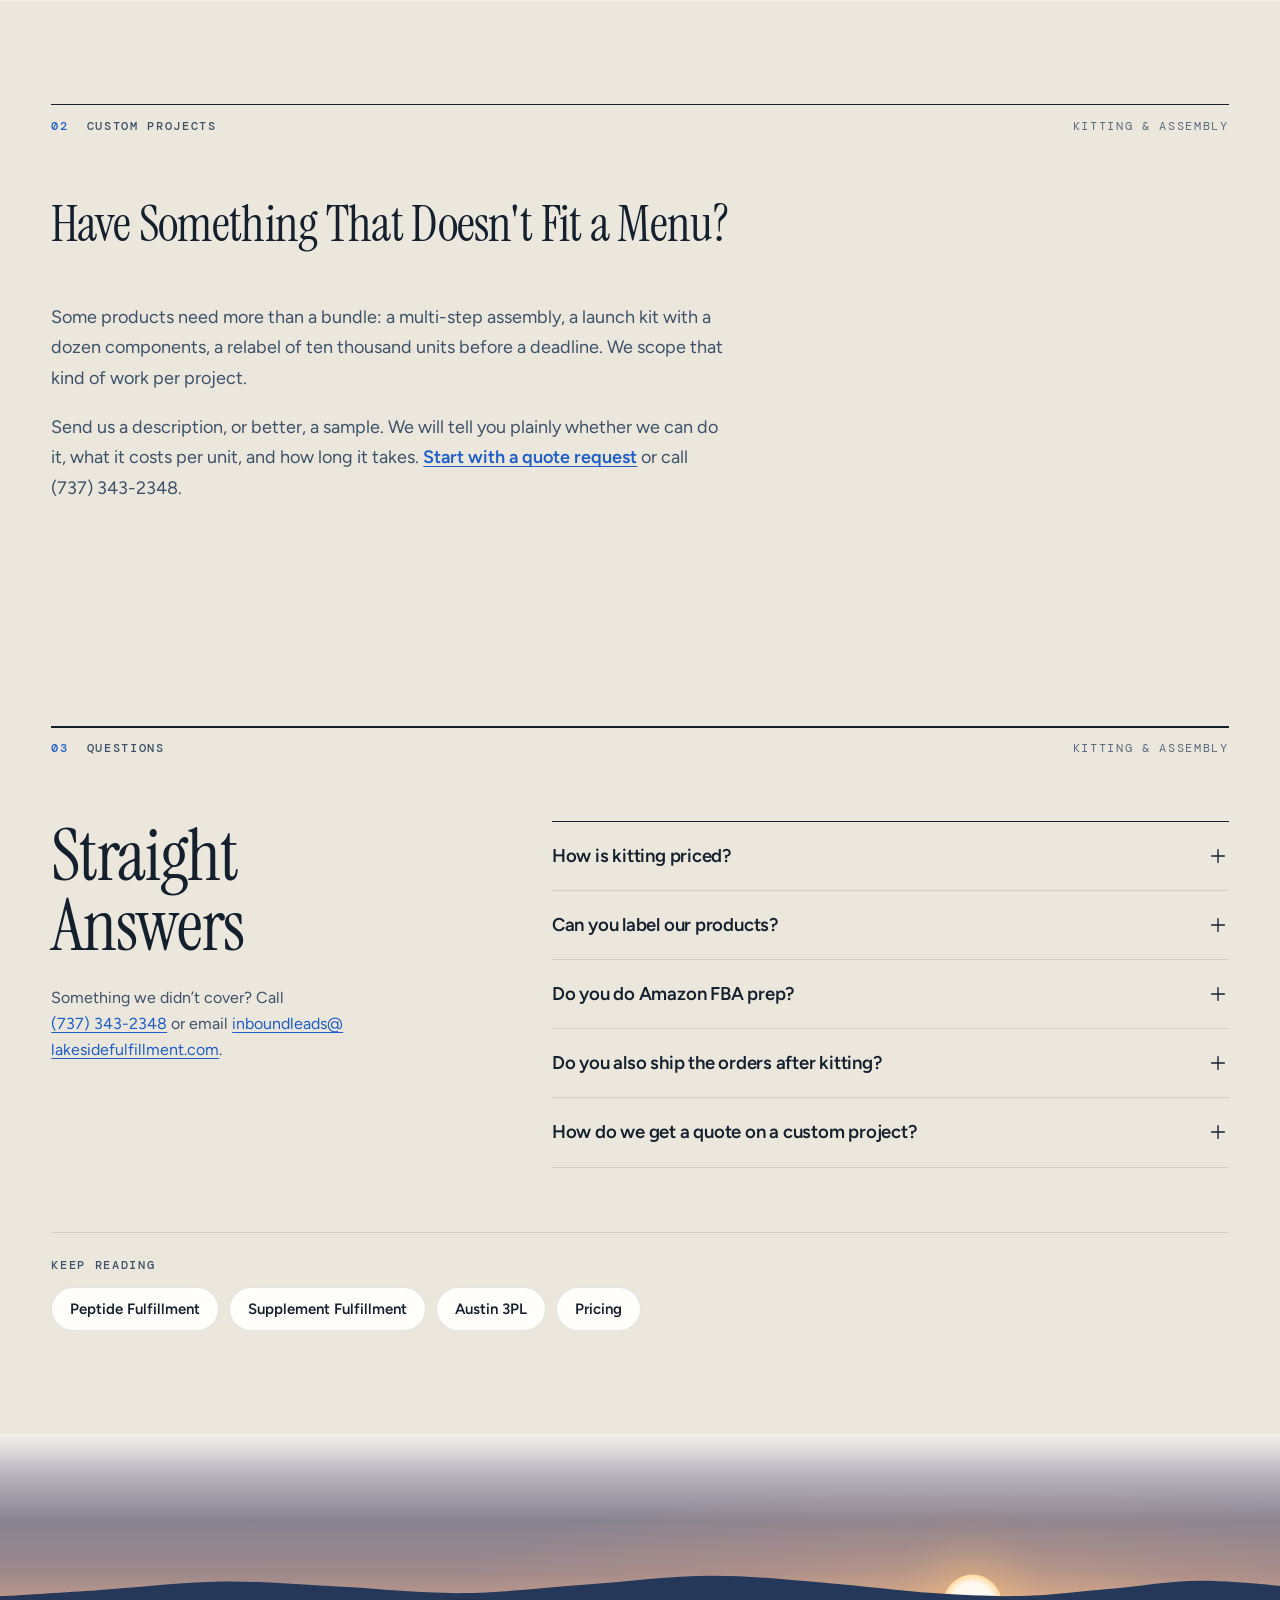
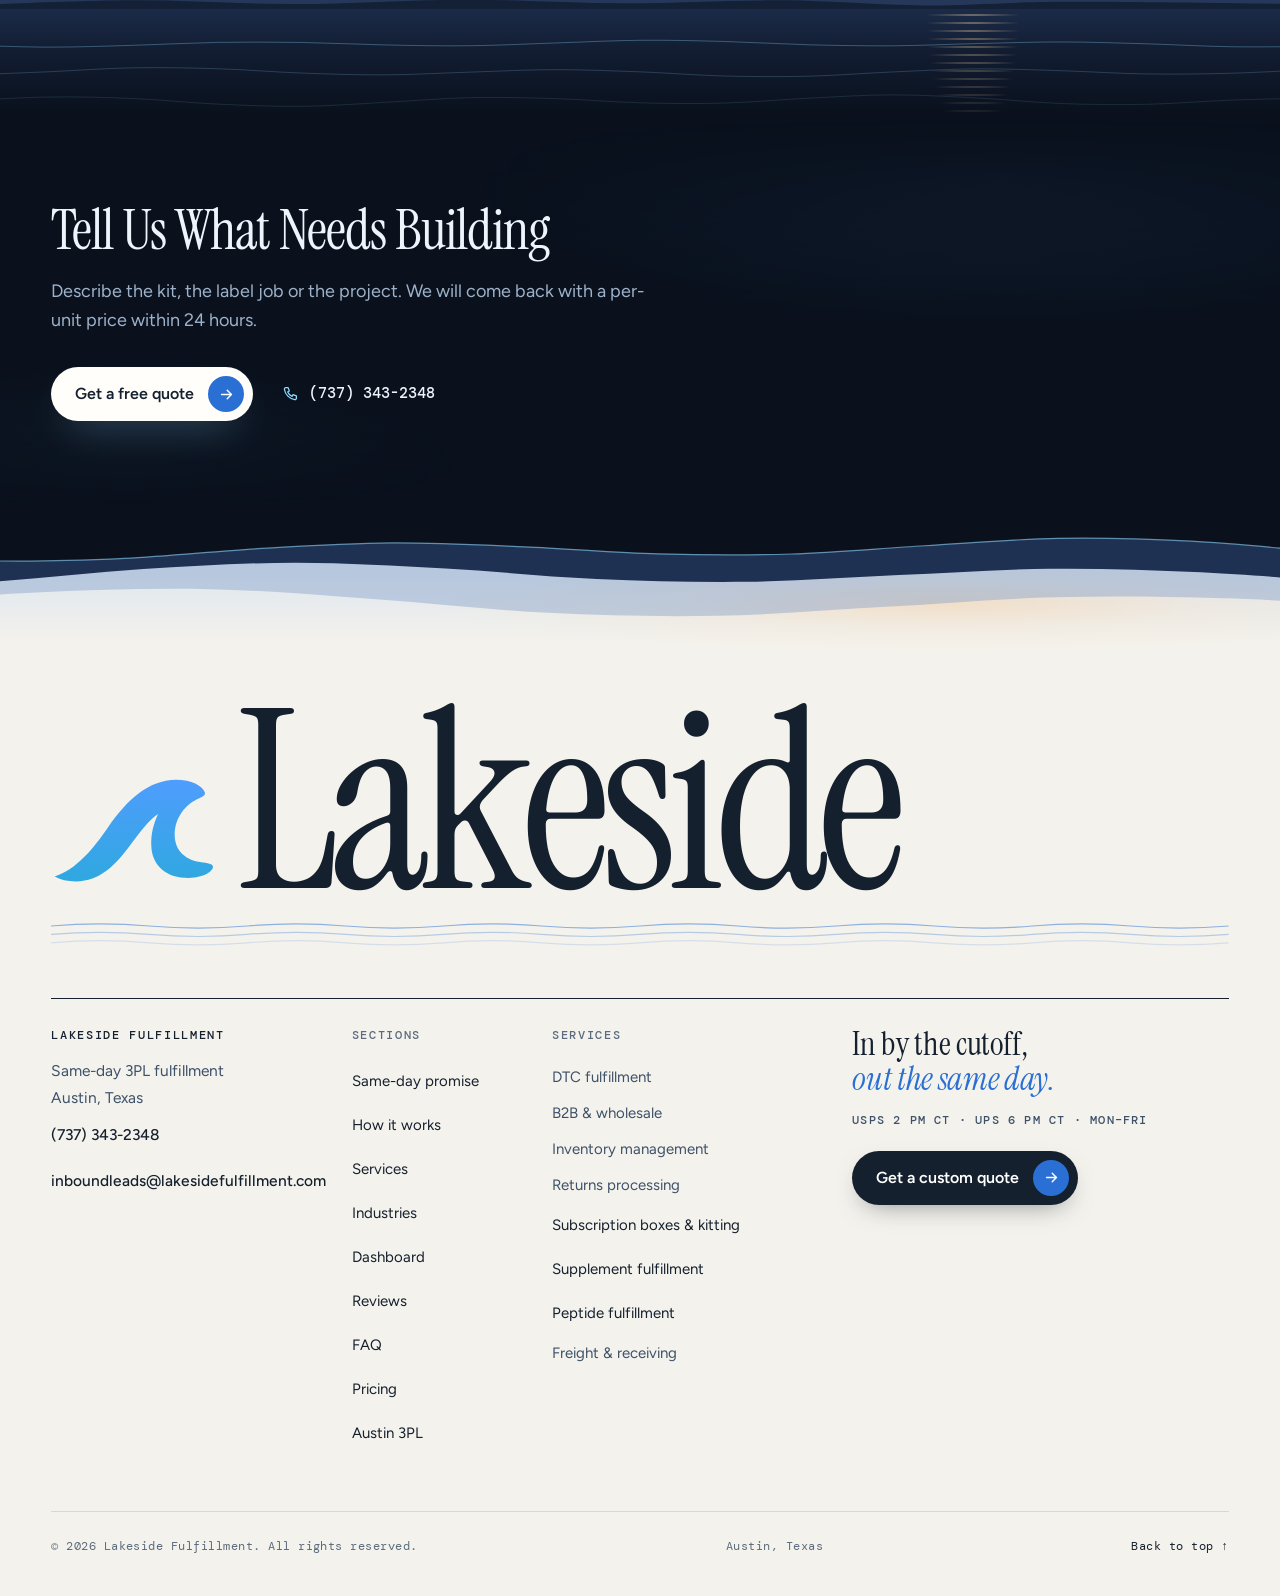
<file: kitting-assembly/index.html>
<!DOCTYPE html>
<html lang="en" class="on-night">
<head>
<meta charset="utf-8">
<meta name="viewport" content="width=device-width, initial-scale=1, viewport-fit=cover">
<title>Kitting, Assembly & Product Labeling in Austin, TX | Lakeside Fulfillment</title>
<meta name="description" content="Kitting and assembly services in Austin, TX: bundles, subscription boxes, product and vial labeling, branded inserts, Amazon FBA prep and retail-ready packing.">
<link rel="canonical" href="https://lakesidefulfillment.com/kitting-assembly/">
<meta name="theme-color" content="#0a111d">
<link rel="icon" type="image/png" sizes="64x64" href="/assets/lakeside-wave-64.png">
<link rel="icon" type="image/png" sizes="192x192" href="/assets/lakeside-wave-192.png">
<link rel="apple-touch-icon" href="/assets/lakeside-wave-192.png">
<meta property="og:type" content="website">
<meta property="og:site_name" content="Lakeside Fulfillment">
<meta property="og:title" content="Kitting, Assembly & Product Labeling in Austin, TX | Lakeside Fulfillment">
<meta property="og:description" content="Kitting and assembly services in Austin, TX: bundles, subscription boxes, product and vial labeling, branded inserts, Amazon FBA prep and retail-ready packing.">
<meta property="og:url" content="https://lakesidefulfillment.com/kitting-assembly/">
<meta property="og:image" content="https://lakesidefulfillment.com/assets/lakeside-wave-512.png">
<script type="application/ld+json">[{"@context": "https://schema.org", "@type": "Service", "name": "Kitting, Assembly & Labeling.", "serviceType": "Kitting, assembly and product labeling", "description": "Kitting and assembly services in Austin, TX: bundles, subscription boxes, product and vial labeling, branded inserts, Amazon FBA prep and retail-ready packing.", "url": "https://lakesidefulfillment.com/kitting-assembly/", "areaServed": {"@type": "Country", "name": "United States"}, "provider": {"@type": "Organization", "name": "Lakeside Fulfillment", "url": "https://lakesidefulfillment.com/", "telephone": "+1-737-343-2348", "address": {"@type": "PostalAddress", "streetAddress": "3100 Scott Dr, STE 201", "addressLocality": "Austin", "addressRegion": "TX", "postalCode": "78734", "addressCountry": "US"}}}, {"@context": "https://schema.org", "@type": "FAQPage", "mainEntity": [{"@type": "Question", "name": "How is kitting priced?", "acceptedAnswer": {"@type": "Answer", "text": "Per unit or per kit, based on how many touches the work takes. We quote after seeing the product or a clear description, and the price is fixed before work starts."}}, {"@type": "Question", "name": "Can you label our products?", "acceptedAnswer": {"@type": "Answer", "text": "Yes. We label bottles, vials, bags and boxes in-house, billed per unit. See peptide fulfillment for how vial labeling works."}}, {"@type": "Question", "name": "Do you do Amazon FBA prep?", "acceptedAnswer": {"@type": "Answer", "text": "Yes. We poly bag, apply FNSKU labels, case pack and ship your inventory in to Amazon, priced per unit."}}, {"@type": "Question", "name": "Do you also ship the orders after kitting?", "acceptedAnswer": {"@type": "Answer", "text": "Yes. Kitting and fulfillment happen in the same Austin warehouse, so finished kits go straight to the shelf and ship same day when orders come in."}}, {"@type": "Question", "name": "How do we get a quote on a custom project?", "acceptedAnswer": {"@type": "Answer", "text": "Send a description or a sample through the quote form or call (737) 343-2348. We respond within 24 hours."}}]}, {"@context": "https://schema.org", "@type": "BreadcrumbList", "itemListElement": [{"@type": "ListItem", "position": 1, "name": "Home", "item": "https://lakesidefulfillment.com/"}, {"@type": "ListItem", "position": 2, "name": "Kitting & Assembly", "item": "https://lakesidefulfillment.com/kitting-assembly/"}]}]</script>
<!-- Google tag (gtag.js): GA4 G-BYE6PHLJ33 (Nick, 11-12), on every page -->
<script async src="https://www.googletagmanager.com/gtag/js?id=G-BYE6PHLJ33"></script>
<script>
  window.dataLayer = window.dataLayer || [];
  function gtag(){dataLayer.push(arguments);}
  gtag('js', new Date());
  gtag('config', 'G-BYE6PHLJ33');
</script>
<link rel="preconnect" href="https://fonts.googleapis.com">
<link rel="preconnect" href="https://fonts.gstatic.com" crossorigin>
<link rel="stylesheet" href="https://fonts.googleapis.com/css2?family=DM+Mono:wght@400;500&family=Figtree:wght@400;500;600;700&family=Instrument+Serif:ital@0;1&display=swap">
<link rel="stylesheet" href="/assets/site.css">
</head>
<body class="subpage lp">
<a class="skip" href="#main">Skip to content</a>

<svg class="sprite" aria-hidden="true" focusable="false" width="0" height="0">
  <defs>
    <linearGradient id="wave-g" x1="0" y1="0" x2="0" y2="1"><stop offset="0" stop-color="#4f9dfd"/><stop offset="1" stop-color="#2fa8e0"/></linearGradient>
    <symbol id="wave" viewBox="72 134 370 242"><path fill="url(#wave-g)" d="M80 357C128 342 166 296 200 246C242 186 288 143 350 142C385 142 408 155 414 170C416 176 410 180 402 183C372 195 348 225 347 262C346 300 372 322 410 326C425 328 434 330 432 338C426 352 398 362 368 360C325 357 296 330 295 288C294 262 300 240 310 218C292 230 272 255 250 285C215 333 180 368 128 368C108 368 92 364 80 357Z"/></symbol>
    <symbol id="i-arrow" viewBox="0 0 24 24"><path d="M5 12h14M13 6l6 6-6 6"/></symbol>
    <symbol id="i-ext" viewBox="0 0 24 24"><path d="M7 17 17 7M9 7h8v8"/></symbol>
    <symbol id="i-phone" viewBox="0 0 24 24"><path d="M6.5 3.5h3l1.6 4.4-2.2 1.4a11 11 0 0 0 5.8 5.8l1.4-2.2 4.4 1.6v3a2 2 0 0 1-2.2 2A16.5 16.5 0 0 1 4.5 5.7a2 2 0 0 1 2-2.2z"/></symbol>
    <symbol id="i-mail" viewBox="0 0 24 24"><rect x="3.5" y="5.5" width="17" height="13" rx="2"/><path d="m4 7 8 6 8-6"/></symbol>
    <symbol id="i-check" viewBox="0 0 24 24"><path d="m5 12.5 4.2 4.2L19 7"/></symbol>
    <symbol id="i-plus" viewBox="0 0 24 24"><path d="M12 5v14M5 12h14"/></symbol>
    <symbol id="i-menu" viewBox="0 0 24 24"><path d="M4 9h16M4 15h16"/></symbol>
    <symbol id="i-close" viewBox="0 0 24 24"><path d="M6 6l12 12M18 6 6 18"/></symbol>
    <symbol id="i-receive" viewBox="0 0 32 32"><path d="M16 4v13M11 12l5 5 5-5M5 17v9h22v-9M5 21h6l1.5 2h7l1.5-2h6"/></symbol>
    <symbol id="i-store" viewBox="0 0 32 32"><path d="M5 4v24M27 4v24M5 11h22M5 19h22M5 27h22M8 7h6v4H8zM17 14h7v5h-7zM9 22h5v5H9z"/></symbol>
    <symbol id="i-pack" viewBox="0 0 32 32"><path d="M4 10 16 5l12 5-12 5zM4 10v12l12 6 12-6V10M16 15v13M10 7.5l12 5v4"/></symbol>
    <symbol id="i-truck" viewBox="0 0 32 32"><path d="M3 8h16v14H3zM19 12h5l4 5v5h-9M7 25.5a2.5 2.5 0 1 0 0-.01M22 25.5a2.5 2.5 0 1 0 0-.01"/></symbol>
    <symbol id="i-track" viewBox="0 0 32 32"><path d="M4 5v22h24M8 20l5-6 4 4 7-9"/><circle cx="24" cy="9" r="1.6"/></symbol>
    <symbol id="c-bottle" viewBox="0 0 24 24"><path d="M7.5 2.5h9v3.5h-9zM6.5 6h11v13.5a2 2 0 0 1-2 2h-7a2 2 0 0 1-2-2zM6.5 10.5h11v6h-11"/></symbol>
    <symbol id="c-beauty" viewBox="0 0 24 24"><path d="M10.5 2.5h3v4h-3zM9 6.5h6l1 3v10.5a1.5 1.5 0 0 1-1.5 1.5h-5A1.5 1.5 0 0 1 8 20V9.5zM8 13h8"/></symbol>
    <symbol id="c-food" viewBox="0 0 24 24"><path d="M6 6h12l-1.4 14a1.5 1.5 0 0 1-1.5 1.4H8.9a1.5 1.5 0 0 1-1.5-1.4zM6.4 10h11.2M9 2.5c0 1.2 1 1.3 1 2.5M13 2.5c0 1.2 1 1.3 1 2.5"/></symbol>
    <symbol id="c-apparel" viewBox="0 0 24 24"><path d="M9 3.5 3.5 6.5l2 4 2.5-1.2V20.5h8V9.3l2.5 1.2 2-4L15 3.5a3 3 0 0 1-6 0z"/></symbol>
    <symbol id="c-pet" viewBox="0 0 24 24"><path d="M8 16.5c0-2.4 1.8-4.5 4-4.5s4 2.1 4 4.5-1.8 4-4 4-4-1.6-4-4z"/><circle cx="5.5" cy="11" r="1.8"/><circle cx="9.2" cy="6.5" r="1.8"/><circle cx="14.8" cy="6.5" r="1.8"/><circle cx="18.5" cy="11" r="1.8"/></symbol>
    <symbol id="c-other" viewBox="0 0 24 24"><path d="m12 3 8.5 4.5v9L12 21l-8.5-4.5v-9zM3.5 7.5 12 12l8.5-4.5M12 12v9"/></symbol>
    <symbol id="i-snow" viewBox="0 0 24 24"><path d="M12 3v18M4.2 7.5l15.6 9M4.2 16.5l15.6-9M9.5 4.5 12 6l2.5-1.5M9.5 19.5 12 18l2.5 1.5"/></symbol>
  </defs>
</svg>

<header class="hdr" id="hdr">
  <div class="wrap hdr-in">
    <a class="brand" href="/" aria-label="Lakeside Fulfillment — home">
      <svg class="mark" width="44" height="29" aria-hidden="true"><use href="#wave"/></svg>
      <span class="wm"><span class="wm-1">Lakeside</span><span class="wm-2">Fulfillment</span></span>
    </a>
    <nav class="nav" aria-label="Primary">
      <ul>
        <li><a href="/#promise">Same-day</a></li>
        <li><a href="/#how">How it works</a></li>
        <li><a href="/#services">Services</a></li>
        <li><a href="/#industries">Industries</a></li>
        <li><a href="/#visibility">Dashboard</a></li>
        <li><a href="/#faq">FAQ</a></li>
        <li><a href="/pricing/">Pricing</a></li>
      </ul>
    </nav>
    <a class="hdr-tel" href="tel:+17373432348"><svg class="ic" aria-hidden="true"><use href="#i-phone"/></svg>(737) 343-2348</a>
    <a class="btn btn-ink btn-sm hdr-cta" href="/quote/?from=kitting-assembly">Get a quote<span class="chip" aria-hidden="true"><svg class="ic"><use href="#i-arrow"/></svg></span></a>
    <a class="menu-btn" id="menu-btn" href="#site-map" aria-controls="sheet" aria-expanded="false"><span>Menu</span><svg class="ic" aria-hidden="true"><use href="#i-menu"/></svg></a>
  </div>
</header>

<div class="sheet" id="sheet" role="dialog" aria-modal="true" aria-label="Site menu" hidden>
  <div class="sheet-top">
    <a class="brand" href="/" data-close><svg class="mark" width="44" height="29" aria-hidden="true"><use href="#wave"/></svg><span class="wm"><span class="wm-1">Lakeside</span><span class="wm-2">Fulfillment</span></span></a>
    <button class="sheet-x" type="button" data-close aria-label="Close menu"><svg class="ic" aria-hidden="true"><use href="#i-close"/></svg></button>
  </div>
  <nav aria-label="Menu">
  <ol class="sheet-nav">
    <li style="--i:0"><a href="/#promise" data-close><span>01</span>Same-day promise</a></li>
    <li style="--i:1"><a href="/#how" data-close><span>02</span>How it works</a></li>
    <li style="--i:2"><a href="/#services" data-close><span>03</span>Services</a></li>
    <li style="--i:3"><a href="/#industries" data-close><span>04</span>Industries</a></li>
    <li style="--i:4"><a href="/#visibility" data-close><span>05</span>Dashboard</a></li>
    <li style="--i:5"><a href="/#reviews" data-close><span>06</span>Reviews</a></li>
    <li style="--i:6"><a href="/#faq" data-close><span>07</span>FAQ</a></li>
    <li style="--i:7"><a href="/pricing/" data-close><span>08</span>Pricing</a></li>
  </ol>
  </nav>
  <div class="sheet-foot">
    <a class="btn btn-ink btn-block" href="/quote/?from=kitting-assembly" data-close>Get a custom quote<span class="chip" aria-hidden="true"><svg class="ic"><use href="#i-arrow"/></svg></span></a>
    <div class="sheet-contact">
      <a href="tel:+17373432348"><svg class="ic" aria-hidden="true"><use href="#i-phone"/></svg>(737) 343-2348</a>
      <a href="mailto:inboundleads@lakesidefulfillment.com"><svg class="ic" aria-hidden="true"><use href="#i-mail"/></svg><span>inboundleads@<wbr>lakesidefulfillment.com</span></a>
    </div>
    <p class="mono-s">Same-day 3PL · Austin, Texas</p>
  </div>
</div>

<main id="main">

<section class="night lp-hero" aria-labelledby="lp-h">
  <div class="wrap lp-hero-in">
    <div class="lp-hero-copy">
      <nav class="lp-crumbs" aria-label="Breadcrumb"><a href="/">Home</a><span aria-hidden="true">/</span><span aria-current="page">Kitting & Assembly</span></nav>
      <p class="lp-badge">Kitting &amp; Assembly &middot; Austin, TX</p>
      <h1 id="lp-h" class="display lp-h">Kitting, Assembly<br>&amp; <em>Labeling.</em></h1>
      <p class="lp-sub">Bundles built, boxes assembled, products labeled and inserts added, in the same Austin warehouse that ships your orders. No second vendor, no freight between them.</p>
      <div class="lp-actions"><a class="btn btn-ice" href="/quote/?from=kitting-assembly">Get a free quote<span class="chip" aria-hidden="true"><svg class="ic"><use href="#i-arrow"/></svg></span></a><a class="lp-call" href="tel:+17373432348"><svg class="ic" aria-hidden="true"><use href="#i-phone"/></svg>(737) 343-2348</a></div>
    </div>
    <aside class="lp-board" aria-label="Hands-on work we do every day">
      <p class="lp-board-k">Hands-on work we do every day</p>
      <dl>
        <div class="lp-row"><dt>Bundles &amp; kits</dt><dd class="sky">Built to order</dd></div>
        <div class="lp-row"><dt>Product labeling</dt><dd class="green">Per unit</dd></div>
        <div class="lp-row"><dt>Amazon FBA prep</dt><dd>Bag + label</dd></div>
        <div class="lp-row"><dt>Inserts &amp; packaging</dt><dd>Your brand</dd></div>
        <div class="lp-row"><dt>Then it ships</dt><dd class="green">Same day</dd></div>
      </dl>
      <p class="lp-board-f"><span class="lp-dot" aria-hidden="true"></span>Kitted and shipped under one roof in Austin, TX</p>
    </aside>
  </div>
</section>

<!-- dawn: night into day -->
<div class="sky dawn" data-edge=".5" aria-hidden="true" data-play><div class="d-light"></div><div class="d-glow"></div><svg class="d-waves" viewBox="0 0 1440 120" preserveAspectRatio="none" aria-hidden="true" focusable="false"><g class="w3"><path class="w-drift" d="M-160 88.9C-128.3 86.9 -33.3 79.5 30 76.9C93.3 74.4 156.7 72.5 220 73.8C283.3 75 346.7 80.3 410 84.4C473.3 88.5 536.7 95.5 600 98.4C663.3 101.2 726.7 102.6 790 101.5C853.3 100.5 916.7 95.3 980 92.1C1043.3 88.9 1106.7 83.7 1170 82.2C1233.3 80.7 1296.7 81.5 1360 83.2C1423.3 84.9 1518.3 90.9 1550 92.4L1550 -20H-160Z"/></g><g class="w2"><path class="w-drift" d="M-160 77C-131.7 75.9 -46.7 73.8 10 70.5C66.7 67.2 123.3 60.5 180 57.2C236.7 53.9 293.3 50.7 350 50.6C406.7 50.5 463.3 53.9 520 56.7C576.7 59.6 633.3 65.2 690 67.5C746.7 69.8 803.3 71.1 860 70.5C916.7 69.8 973.3 65.8 1030 63.5C1086.7 61.2 1143.3 57.4 1200 56.9C1256.7 56.4 1313.3 58.1 1370 60.6C1426.7 63.1 1511.7 69.9 1540 71.8L1540 -20H-160Z"/></g><g class="w1"><path d="M-160 43.1C-135 44.6 -60 50.9 -10 51.9C40 53 90 51.5 140 49.4C190 47.3 240 42 290 39.3C340 36.6 390 33.7 440 33.3C490 33 540 35.4 590 37.3C640 39.1 690 43.4 740 44.6C790 45.9 840 46.2 890 44.8C940 43.4 990 38.9 1040 36.2C1090 33.5 1140 29.3 1190 28.5C1240 27.7 1290 29 1340 31.4C1390 33.8 1465 41 1490 43L1490 -20H-160Z"/><path class="w-foam" d="M-160 43.1C-135 44.6 -60 50.9 -10 51.9C40 53 90 51.5 140 49.4C190 47.3 240 42 290 39.3C340 36.6 390 33.7 440 33.3C490 33 540 35.4 590 37.3C640 39.1 690 43.4 740 44.6C790 45.9 840 46.2 890 44.8C940 43.4 990 38.9 1040 36.2C1090 33.5 1140 29.3 1190 28.5C1240 27.7 1290 29 1340 31.4C1390 33.8 1465 41 1490 43"/></g></svg></div>

<section class="sec lp-sec" aria-labelledby="lp-s1">
  <div class="wrap">
    <div class="runhead"><span>01</span><span>Services</span><span class="rh-r">Kitting & Assembly</span></div>
    <div class="lp-head"><h2 id="lp-s1" class="lp-title">The Work Between Receiving and Shipping</h2><p class="lp-lede">If your product needs hands on it before it goes in a box, that is kitting. Here is what we do.</p></div>
    <ul class="lp-cards"><li class="lp-card"><span class="lp-n">01</span><h3>Bundles &amp; Kits</h3><p>Multi-item bundles, starter kits and gift sets assembled from your individual SKUs, either built ahead as stock or picked together at the order.</p></li><li class="lp-card"><span class="lp-n">02</span><h3>Product Labeling</h3><p>Labels applied to bottles, vials, bags and boxes, billed per unit. Relabeling for rebrands and corrections too.</p></li><li class="lp-card"><span class="lp-n">03</span><h3>Subscription Boxes</h3><p>Recurring boxes assembled and shipped on your cadence, with flexible configurations month to month.</p></li><li class="lp-card"><span class="lp-n">04</span><h3>Inserts &amp; Branded Packaging</h3><p>Thank-you cards, instructions, samples and custom packaging added to every order so the unboxing looks like your brand.</p></li><li class="lp-card"><span class="lp-n">05</span><h3>Amazon FBA Prep</h3><p>Poly bagging, FNSKU labeling and case packing, priced per unit, then shipped in to Amazon.</p></li><li class="lp-card"><span class="lp-n">06</span><h3>Retail &amp; Wholesale Prep</h3><p>Case packs, compliance labels and palletized orders built to your retailer's routing guide.</p></li></ul>
  </div>
</section>

<section class="sec lp-sec alt" aria-labelledby="lp-s2">
  <div class="wrap">
    <div class="runhead"><span>02</span><span>Custom Projects</span><span class="rh-r">Kitting & Assembly</span></div>
    <div class="lp-head"><h2 id="lp-s2" class="lp-title">Have Something That Doesn't Fit a Menu?</h2></div>
    <div class="lp-prose"><p>Some products need more than a bundle: a multi-step assembly, a launch kit with a dozen components, a relabel of ten thousand units before a deadline. We scope that kind of work per project.</p><p>Send us a description, or better, a sample. We will tell you plainly whether we can do it, what it costs per unit, and how long it takes. <a href="/quote/?from=kitting-assembly">Start with a quote request</a> or call (737) 343-2348.</p></div>
  </div>
</section>

<section class="sec lp-sec alt faq" aria-labelledby="lp-s3">
  <div class="wrap">
    <div class="runhead"><span>03</span><span>Questions</span><span class="rh-r">Kitting & Assembly</span></div>
    <div class="faq-grid">
      <div class="faq-head">
        <h2 id="lp-s3" class="display">Straight Answers</h2>
        <p>Something we didn’t cover? Call <a href="tel:+17373432348">(737) 343-2348</a> or email <a href="mailto:inboundleads@lakesidefulfillment.com">inboundleads@<wbr>lakesidefulfillment.com</a>.</p>
      </div>
      <div class="qa">
        <details><summary><span>How is kitting priced?</span><svg class="ic pm" aria-hidden="true"><use href="#i-plus"/></svg></summary><div class="ans"><p>Per unit or per kit, based on how many touches the work takes. We quote after seeing the product or a clear description, and the price is fixed before work starts.</p></div></details>
        <details><summary><span>Can you label our products?</span><svg class="ic pm" aria-hidden="true"><use href="#i-plus"/></svg></summary><div class="ans"><p>Yes. We label bottles, vials, bags and boxes in-house, billed per unit. See <a href="/peptide-fulfillment/">peptide fulfillment</a> for how vial labeling works.</p></div></details>
        <details><summary><span>Do you do Amazon FBA prep?</span><svg class="ic pm" aria-hidden="true"><use href="#i-plus"/></svg></summary><div class="ans"><p>Yes. We poly bag, apply FNSKU labels, case pack and ship your inventory in to Amazon, priced per unit.</p></div></details>
        <details><summary><span>Do you also ship the orders after kitting?</span><svg class="ic pm" aria-hidden="true"><use href="#i-plus"/></svg></summary><div class="ans"><p>Yes. Kitting and fulfillment happen in the same Austin warehouse, so finished kits go straight to the shelf and ship same day when orders come in.</p></div></details>
        <details><summary><span>How do we get a quote on a custom project?</span><svg class="ic pm" aria-hidden="true"><use href="#i-plus"/></svg></summary><div class="ans"><p>Send a description or a sample through the quote form or call (737) 343-2348. We respond within 24 hours.</p></div></details>
      </div>
    </div>
    <div class="lp-related"><p>Keep reading</p><ul><li><a href="/peptide-fulfillment/">Peptide Fulfillment</a></li><li><a href="/supplement-fulfillment/">Supplement Fulfillment</a></li><li><a href="/austin-3pl/">Austin 3PL</a></li><li><a href="/pricing/">Pricing</a></li></ul></div>
  </div>
</section>

<!-- dusk: day into night -->
<div class="sky dusk" data-edge=".1" aria-hidden="true" data-play><div class="s-sky"></div><div class="s-dark"></div><div class="s-glow"></div><svg class="s-stars" viewBox="0 0 1440 200" preserveAspectRatio="xMidYMid slice" aria-hidden="true" focusable="false"><circle cx="20.1" cy="142.7" r="0.9"/><circle class="st-tw" cx="314.8" cy="107.5" r="1.2"/><circle cx="481" cy="111.6" r="1.4"/><circle class="st-tw" cx="780" cy="99.6" r="1.3"/><circle cx="1163.5" cy="31.7" r="1"/><circle class="st-tw" cx="1011.1" cy="102" r="0.7"/><circle cx="977.5" cy="63.9" r="1.6"/><circle class="st-tw" cx="1150.4" cy="17.8" r="1.2"/><circle cx="1312.4" cy="100.3" r="1.3"/><circle class="st-tw" cx="828.4" cy="141.1" r="1.6"/><circle cx="541.1" cy="44.2" r="1.5"/><circle class="st-tw" cx="485.2" cy="21" r="0.9"/><circle cx="619.9" cy="38.7" r="1.6"/><circle class="st-tw" cx="800.3" cy="107.5" r="1.6"/><circle cx="102.1" cy="35.8" r="1.2"/><circle class="st-tw" cx="732.3" cy="56.8" r="0.8"/><circle cx="1292.6" cy="11.4" r="1"/><circle class="st-tw" cx="501.8" cy="96.2" r="1.6"/><circle cx="740.8" cy="22.5" r="1"/><circle class="st-tw" cx="417" cy="48.4" r="1.1"/><circle cx="485.6" cy="74" r="1.3"/><circle class="st-tw" cx="346.5" cy="140" r="1.1"/><circle cx="1228.2" cy="91.1" r="1.3"/><circle class="st-tw" cx="742.7" cy="69.7" r="1.4"/><circle cx="1335.4" cy="53.1" r="1.4"/><circle class="st-tw" cx="371.6" cy="83" r="1"/><circle cx="482.8" cy="52.3" r="1.5"/><circle class="st-tw" cx="1248.6" cy="16.6" r="1.5"/><circle cx="128.8" cy="54.6" r="0.8"/><circle class="st-tw" cx="129" cy="157.3" r="0.8"/><circle cx="905.3" cy="20.1" r="1.1"/><circle class="st-tw" cx="850.1" cy="19.4" r="1.6"/><circle cx="1258.4" cy="137" r="1.6"/><circle class="st-tw" cx="1290.9" cy="113.2" r="0.9"/></svg><div class="s-sun"></div><svg class="s-hills" viewBox="0 0 1440 60" preserveAspectRatio="none" aria-hidden="true" focusable="false"><path class="s-far" d="M-20 42C1.7 40.3 65 35.7 110 32C155 28.3 205 20.8 250 20C295 19.2 335 24.3 380 27C425 29.7 473.3 36.5 520 36C566.7 35.5 613.3 28 660 24C706.7 20 755 12.3 800 12C845 11.7 888.3 18 930 22C971.7 26 1013.3 33 1050 36C1086.7 39 1116.7 41 1150 40C1183.3 39 1216.7 33.5 1250 30C1283.3 26.5 1315 19.3 1350 19C1385 18.7 1441.7 26.5 1460 28L1460 61H-20Z"/><path class="s-near" d="M-20 52C8.3 51 91.7 46.2 150 46C208.3 45.8 268.3 51.2 330 51C391.7 50.8 458.3 45.2 520 45C581.7 44.8 640 49.8 700 50C760 50.2 823.3 45.5 880 46C936.7 46.5 986.7 52.7 1040 53C1093.3 53.3 1130 48.3 1200 48C1270 47.7 1416.7 50.5 1460 51L1460 61H-20Z"/></svg><div class="s-lake"></div><div class="s-ref"></div><svg class="s-rips" viewBox="0 0 1440 100" preserveAspectRatio="none" aria-hidden="true" focusable="false"><path class="s-rip" d="M-40 15.6C-24.2 16 23.3 18 55 18.1C86.7 18.1 118.3 16.9 150 15.9C181.7 15 213.3 13 245 12.4C276.7 11.9 308.3 12 340 12.5C371.7 13 403.3 14.9 435 15.5C466.7 16.2 498.3 16.8 530 16.4C561.7 16 593.3 14.2 625 13.1C656.7 12 688.3 10.2 720 9.9C751.7 9.6 783.3 10.4 815 11.3C846.7 12.2 878.3 14.4 910 15.3C941.7 16.1 973.3 16.7 1005 16.5C1036.7 16.2 1068.3 14.6 1100 13.8C1131.7 13 1163.3 11.8 1195 11.9C1226.7 11.9 1258.3 13.2 1290 14.1C1321.7 15.1 1353.3 17.1 1385 17.6C1416.7 18.1 1464.2 17.3 1480 17.2"/><path class="s-rip" d="M-40 51.6C-24.2 50.9 23.3 48.9 55 47.5C86.7 46 118.3 43.4 150 42.8C181.7 42.2 213.3 42.9 245 43.9C276.7 44.9 308.3 47.9 340 49.1C371.7 50.3 403.3 51.4 435 51.2C466.7 51 498.3 48.9 530 47.9C561.7 46.9 593.3 45 625 45C656.7 45 688.3 46.4 720 47.6C751.7 48.9 783.3 51.7 815 52.6C846.7 53.4 878.3 53.6 910 52.8C941.7 51.9 973.3 49.1 1005 47.7C1036.7 46.2 1068.3 44.3 1100 44C1131.7 43.8 1163.3 45.3 1195 46.3C1226.7 47.3 1258.3 49.7 1290 50.1C1321.7 50.6 1353.3 50.2 1385 49.3C1416.7 48.3 1464.2 45.4 1480 44.6"/><path class="s-rip" d="M-40 82.3C-24.2 81.5 23.3 78.1 55 77.7C86.7 77.2 118.3 78 150 79.5C181.7 80.9 213.3 84.6 245 86.2C276.7 87.7 308.3 89.2 340 88.8C371.7 88.5 403.3 85.7 435 83.9C466.7 82.2 498.3 79.1 530 78.4C561.7 77.7 593.3 78.5 625 79.6C656.7 80.6 688.3 83.7 720 84.6C751.7 85.5 783.3 85.9 815 84.9C846.7 84 878.3 80.7 910 79.1C941.7 77.4 973.3 75.1 1005 75.1C1036.7 75.1 1068.3 77.2 1100 78.9C1131.7 80.6 1163.3 84.3 1195 85.5C1226.7 86.8 1258.3 87.1 1290 86.4C1321.7 85.7 1353.3 82.6 1385 81.4C1416.7 80.1 1464.2 79.3 1480 78.9"/></svg></div>

<section class="night lp-cta" aria-labelledby="lp-cta-h">
  <div class="wrap">
    <h2 id="lp-cta-h" class="display">Tell Us What Needs Building</h2>
    <p>Describe the kit, the label job or the project. We will come back with a per-unit price within 24 hours.</p>
    <div class="lp-actions"><a class="btn btn-ice" href="/quote/?from=kitting-assembly">Get a free quote<span class="chip" aria-hidden="true"><svg class="ic"><use href="#i-arrow"/></svg></span></a><a class="lp-call" href="tel:+17373432348"><svg class="ic" aria-hidden="true"><use href="#i-phone"/></svg>(737) 343-2348</a></div>
  </div>
</section>

<!-- dawn: night into day -->
<div class="sky dawn" data-edge=".5" aria-hidden="true" data-play><div class="d-light"></div><div class="d-glow"></div><svg class="d-waves" viewBox="0 0 1440 120" preserveAspectRatio="none" aria-hidden="true" focusable="false"><g class="w3"><path class="w-drift" d="M-160 88.9C-128.3 86.9 -33.3 79.5 30 76.9C93.3 74.4 156.7 72.5 220 73.8C283.3 75 346.7 80.3 410 84.4C473.3 88.5 536.7 95.5 600 98.4C663.3 101.2 726.7 102.6 790 101.5C853.3 100.5 916.7 95.3 980 92.1C1043.3 88.9 1106.7 83.7 1170 82.2C1233.3 80.7 1296.7 81.5 1360 83.2C1423.3 84.9 1518.3 90.9 1550 92.4L1550 -20H-160Z"/></g><g class="w2"><path class="w-drift" d="M-160 77C-131.7 75.9 -46.7 73.8 10 70.5C66.7 67.2 123.3 60.5 180 57.2C236.7 53.9 293.3 50.7 350 50.6C406.7 50.5 463.3 53.9 520 56.7C576.7 59.6 633.3 65.2 690 67.5C746.7 69.8 803.3 71.1 860 70.5C916.7 69.8 973.3 65.8 1030 63.5C1086.7 61.2 1143.3 57.4 1200 56.9C1256.7 56.4 1313.3 58.1 1370 60.6C1426.7 63.1 1511.7 69.9 1540 71.8L1540 -20H-160Z"/></g><g class="w1"><path d="M-160 43.1C-135 44.6 -60 50.9 -10 51.9C40 53 90 51.5 140 49.4C190 47.3 240 42 290 39.3C340 36.6 390 33.7 440 33.3C490 33 540 35.4 590 37.3C640 39.1 690 43.4 740 44.6C790 45.9 840 46.2 890 44.8C940 43.4 990 38.9 1040 36.2C1090 33.5 1140 29.3 1190 28.5C1240 27.7 1290 29 1340 31.4C1390 33.8 1465 41 1490 43L1490 -20H-160Z"/><path class="w-foam" d="M-160 43.1C-135 44.6 -60 50.9 -10 51.9C40 53 90 51.5 140 49.4C190 47.3 240 42 290 39.3C340 36.6 390 33.7 440 33.3C490 33 540 35.4 590 37.3C640 39.1 690 43.4 740 44.6C790 45.9 840 46.2 890 44.8C940 43.4 990 38.9 1040 36.2C1090 33.5 1140 29.3 1190 28.5C1240 27.7 1290 29 1340 31.4C1390 33.8 1465 41 1490 43"/></g></svg></div>

</main>
<footer class="foot" id="site-map">
  <div class="wrap">
    <div class="foot-mark" aria-hidden="true" data-fx="clip"><svg class="mark" width="160" height="105"><use href="#wave"/></svg><span><i style="--k:0">L</i><i style="--k:1">a</i><i style="--k:2">k</i><i style="--k:3">e</i><i style="--k:4">s</i><i style="--k:5">i</i><i style="--k:6">d</i><i style="--k:7">e</i></span></div>
    <svg data-play class="foot-lake" viewBox="0 0 1200 40" preserveAspectRatio="none" aria-hidden="true"><path d="M0 10Q50 4 100 10T200 10T300 10T400 10T500 10T600 10T700 10T800 10T900 10T1000 10T1100 10T1200 10"/><path d="M0 22Q50 16 100 22T200 22T300 22T400 22T500 22T600 22T700 22T800 22T900 22T1000 22T1100 22T1200 22"/><path d="M0 34Q50 28 100 34T200 34T300 34T400 34T500 34T600 34T700 34T800 34T900 34T1000 34T1100 34T1200 34"/></svg>
    <div class="foot-grid">
      <div class="f-nap">
        <h2 class="f-h">Lakeside Fulfillment</h2>
        <address>
          <span>Same-day 3PL fulfillment</span>
          <span>Austin, Texas</span>
          <a href="tel:+17373432348">(737) 343-2348</a>
          <a href="mailto:inboundleads@lakesidefulfillment.com">inboundleads@<wbr>lakesidefulfillment.com</a>
        </address>
      </div>
      <nav class="f-col" aria-label="Sections">
        <h2 class="f-h">Sections</h2>
        <ul><li><a href="/#promise">Same-day promise</a></li><li><a href="/#how">How it works</a></li><li><a href="/#services">Services</a></li><li><a href="/#industries">Industries</a></li><li><a href="/#visibility">Dashboard</a></li><li><a href="/#reviews">Reviews</a></li><li><a href="/#faq">FAQ</a></li><li><a href="/pricing/">Pricing</a></li><li><a href="/austin-3pl/">Austin 3PL</a></li></ul>
      </nav>
      <div class="f-col">
        <h2 class="f-h">Services</h2>
        <ul><li>DTC fulfillment</li><li>B2B &amp; wholesale</li><li>Inventory management</li><li>Returns processing</li><li><a href="/kitting-assembly/">Subscription boxes &amp; kitting</a></li><li><a href="/supplement-fulfillment/">Supplement fulfillment</a></li><li><a href="/peptide-fulfillment/">Peptide fulfillment</a></li><li>Freight &amp; receiving</li></ul>
      </div>
      <div class="f-cta">
        <p class="f-big">In by the cutoff, <em>out the same&nbsp;day.</em></p>
        <p class="f-cuts"><span class="nowrap">USPS <span data-cutoff="usps">2&nbsp;PM&nbsp;CT</span></span> · <span class="nowrap">UPS <span data-cutoff="ups">6&nbsp;PM&nbsp;CT</span></span> · <span class="nowrap">Mon–Fri</span></p>
        <a class="btn btn-ink" href="/quote/?from=kitting-assembly">Get a custom quote<span class="chip" aria-hidden="true"><svg class="ic"><use href="#i-arrow"/></svg></span></a>
      </div>
    </div>
    <div class="foot-bot">
      <p>© 2026 Lakeside Fulfillment. All rights reserved.</p>
      <p>Austin, Texas</p>
      <a href="#main">Back to top ↑</a>
    </div>
  </div>
</footer>

<script src="/assets/page.js"></script>
</body>
</html>
</file>
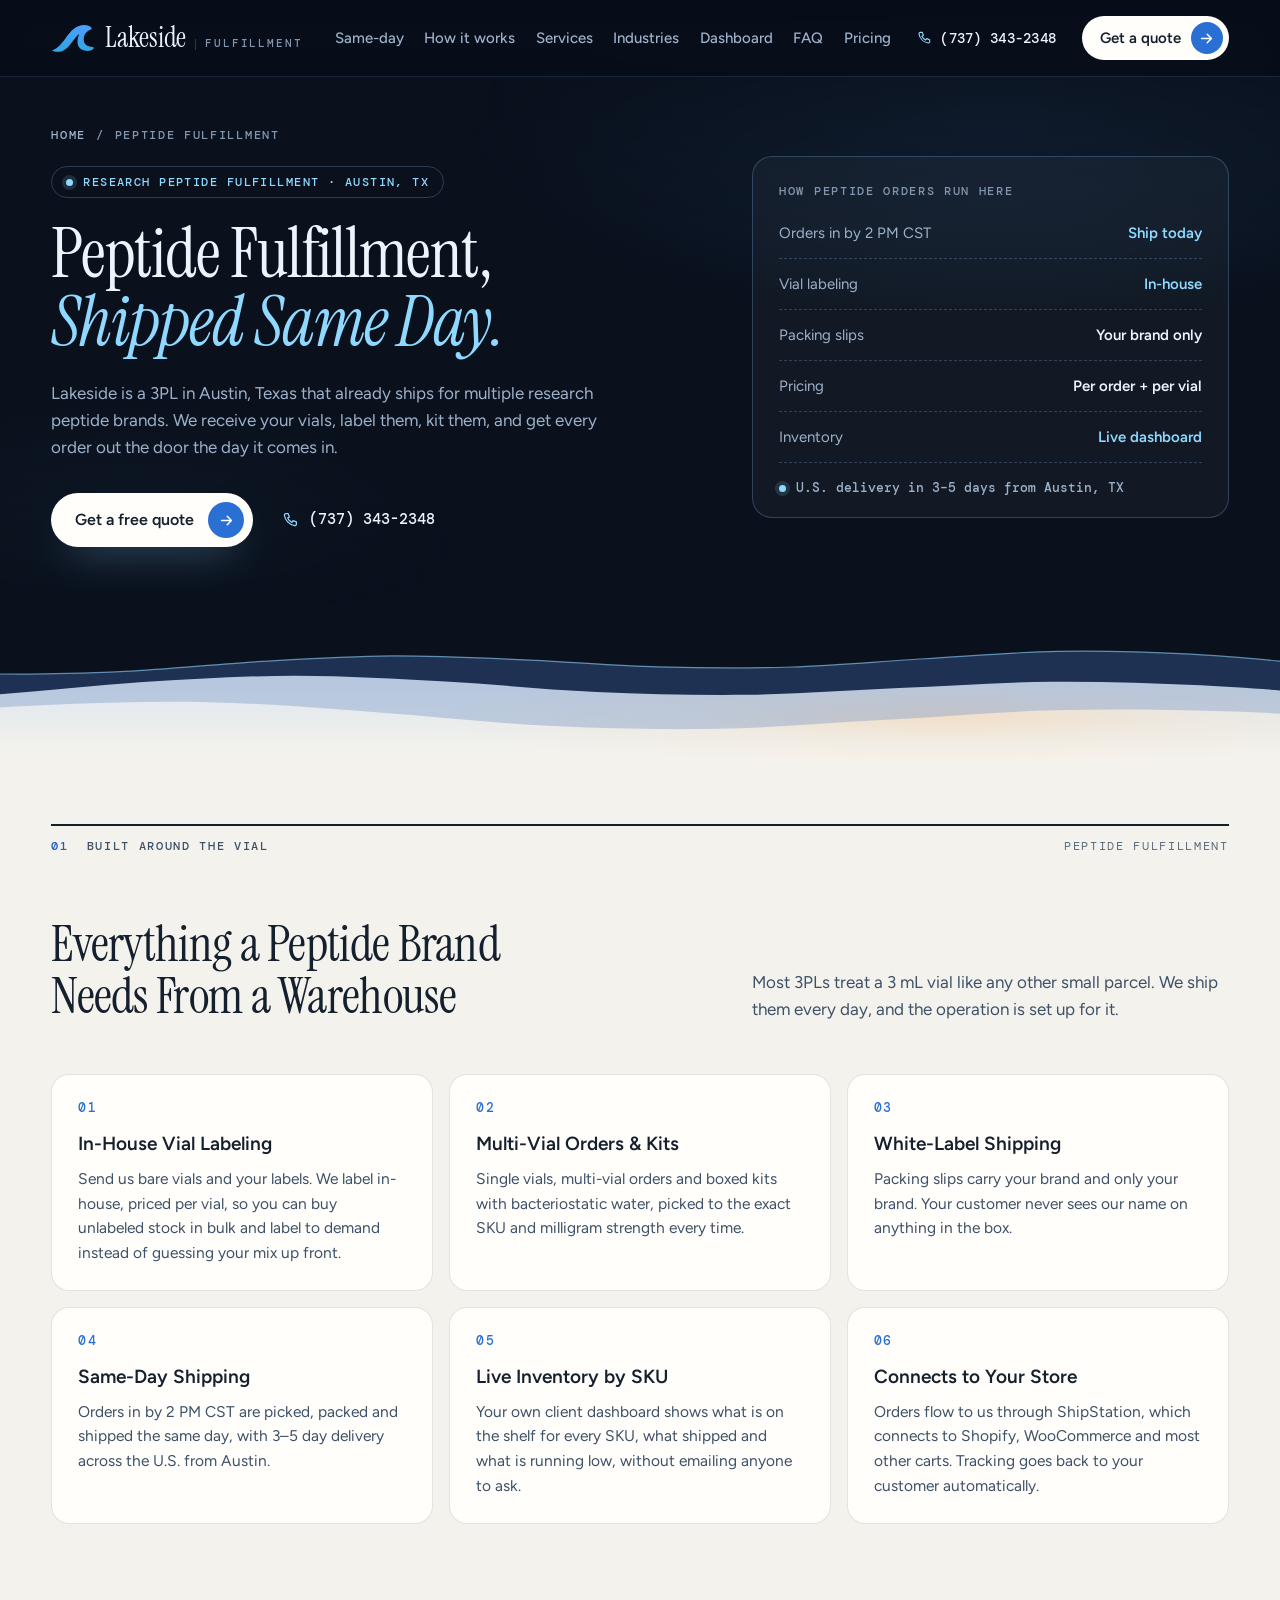
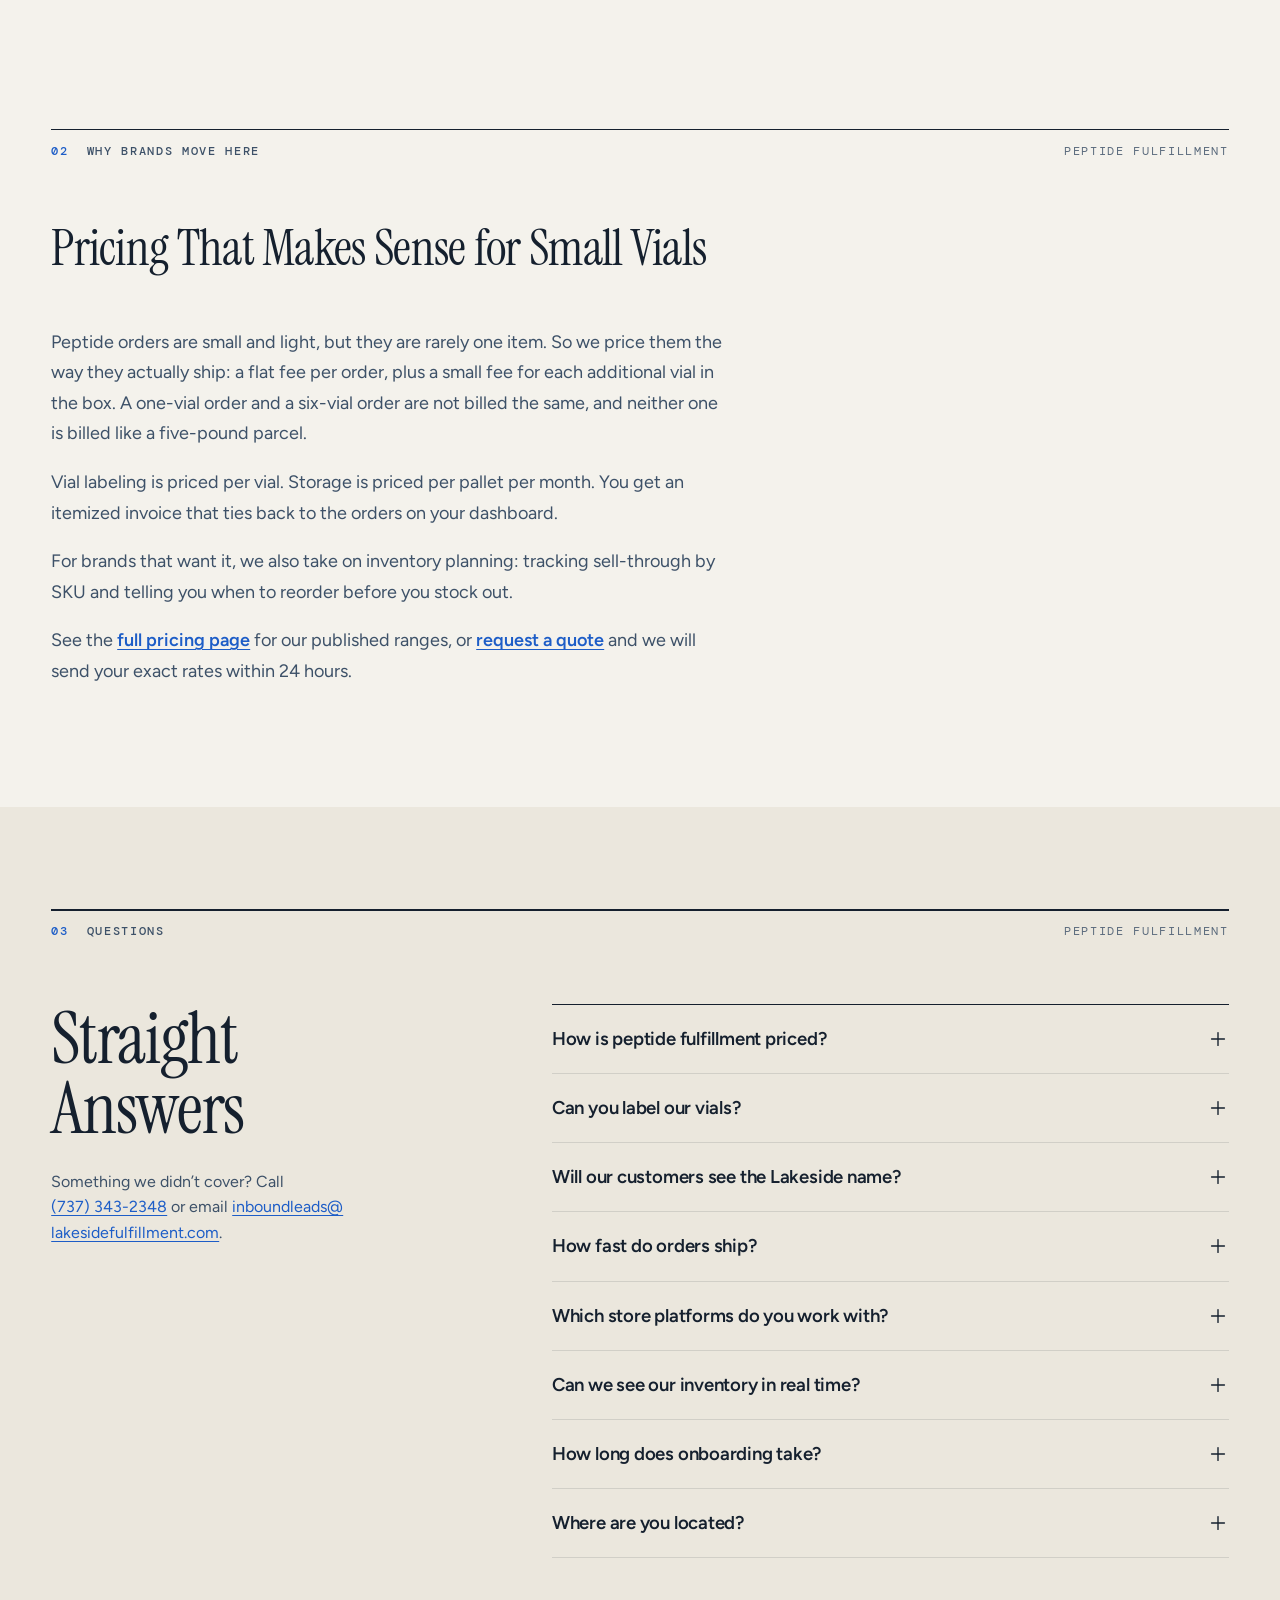
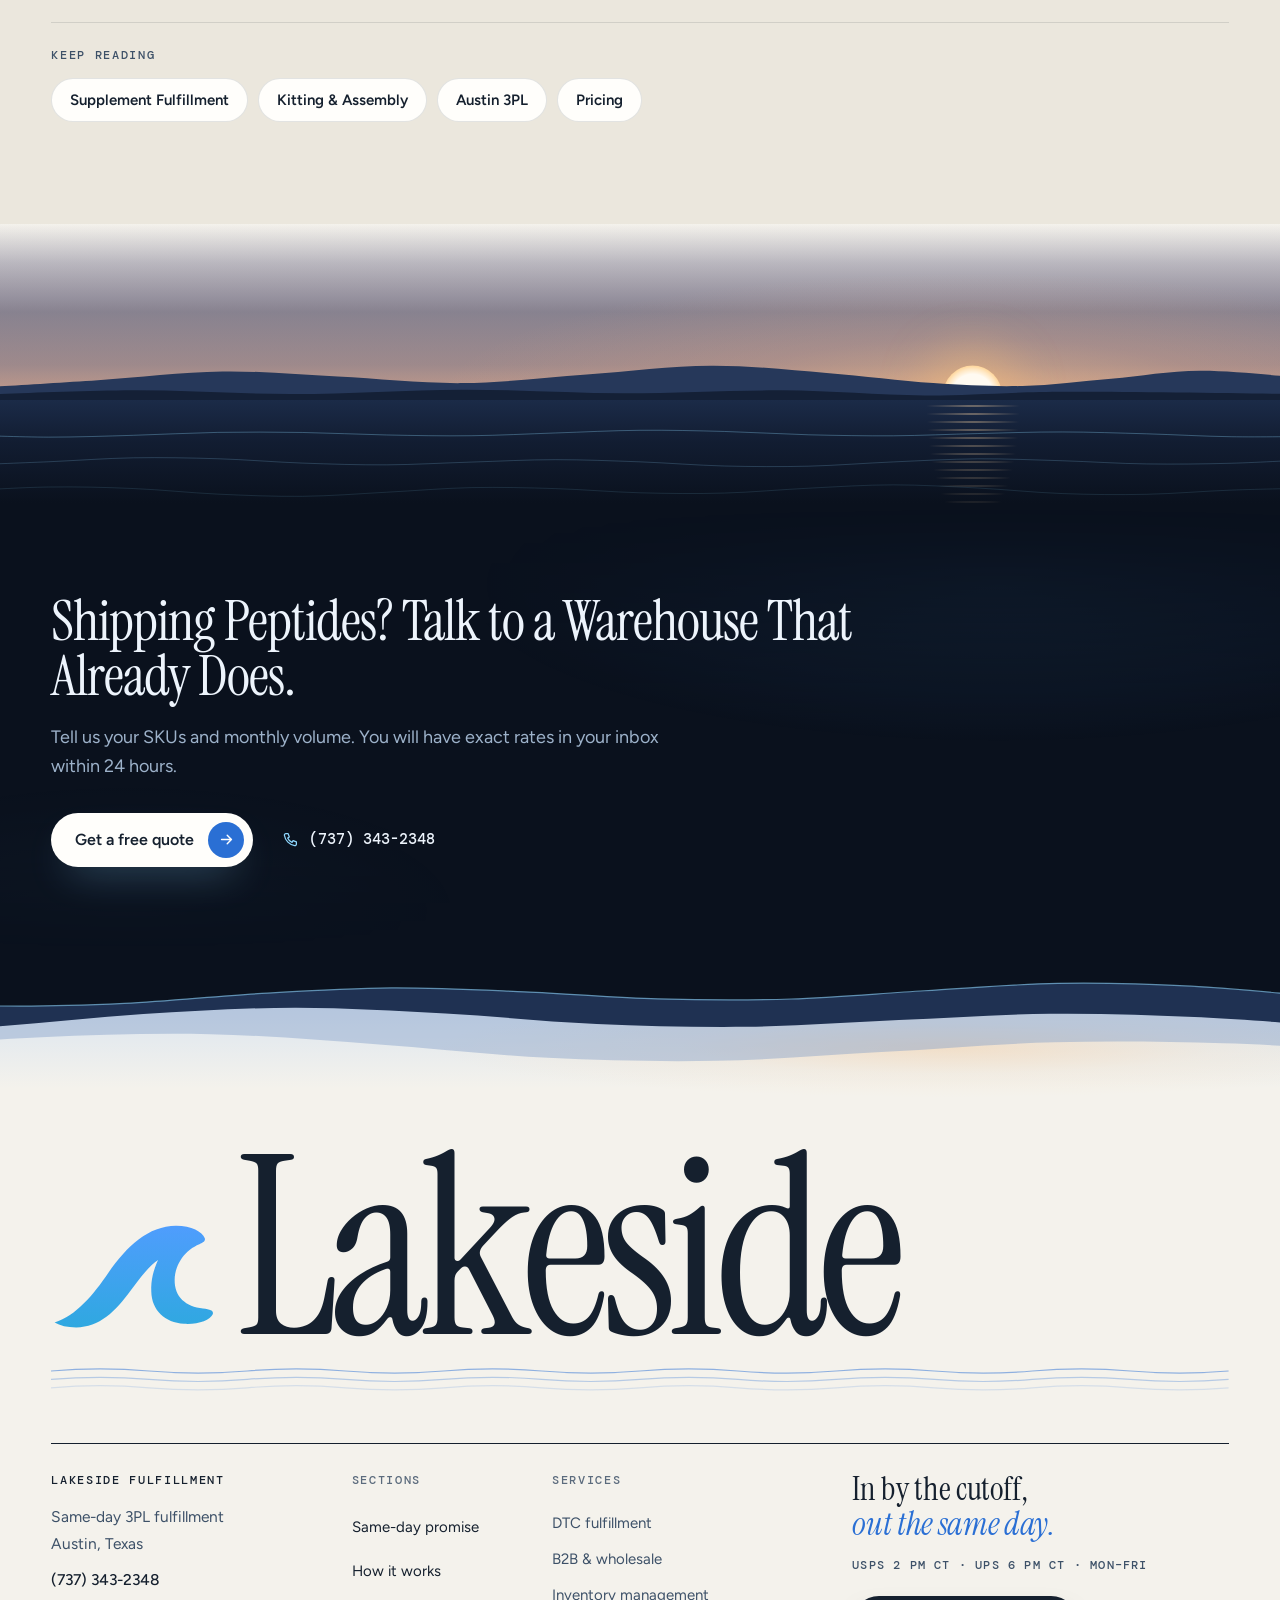
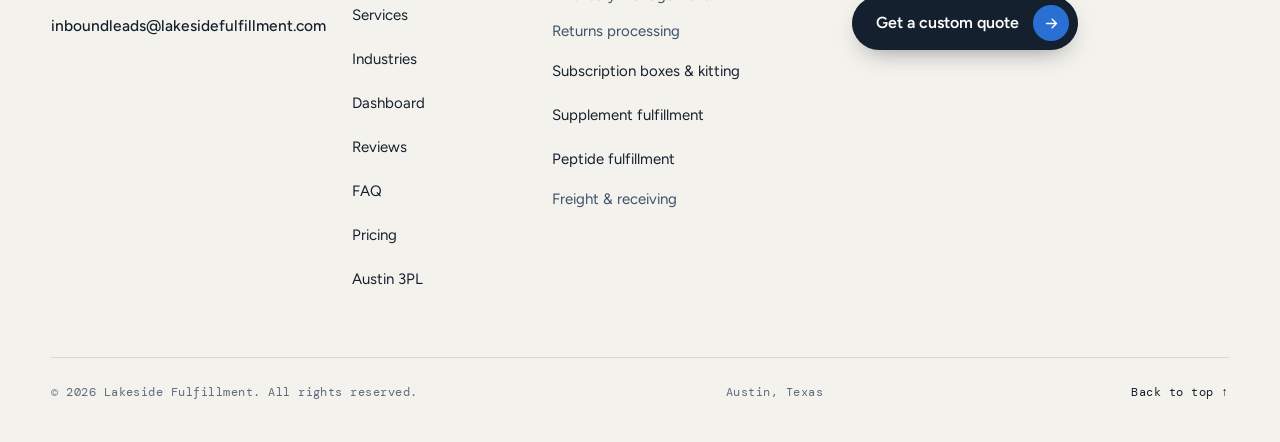
<file: peptide-fulfillment/index.html>
<!DOCTYPE html>
<html lang="en" class="on-night">
<head>
<meta charset="utf-8">
<meta name="viewport" content="width=device-width, initial-scale=1, viewport-fit=cover">
<title>Peptide Fulfillment & 3PL for Research Peptide Brands | Lakeside Fulfillment</title>
<meta name="description" content="Lakeside Fulfillment is an Austin, TX 3PL that ships for research peptide brands: in-house vial labeling, multi-vial kitting, white-label packing slips and same-day shipping.">
<link rel="canonical" href="https://lakesidefulfillment.com/peptide-fulfillment/">
<meta name="theme-color" content="#0a111d">
<link rel="icon" type="image/png" sizes="64x64" href="/assets/lakeside-wave-64.png">
<link rel="icon" type="image/png" sizes="192x192" href="/assets/lakeside-wave-192.png">
<link rel="apple-touch-icon" href="/assets/lakeside-wave-192.png">
<meta property="og:type" content="website">
<meta property="og:site_name" content="Lakeside Fulfillment">
<meta property="og:title" content="Peptide Fulfillment & 3PL for Research Peptide Brands | Lakeside Fulfillment">
<meta property="og:description" content="Lakeside Fulfillment is an Austin, TX 3PL that ships for research peptide brands: in-house vial labeling, multi-vial kitting, white-label packing slips and same-day shipping.">
<meta property="og:url" content="https://lakesidefulfillment.com/peptide-fulfillment/">
<meta property="og:image" content="https://lakesidefulfillment.com/assets/lakeside-wave-512.png">
<script type="application/ld+json">[{"@context": "https://schema.org", "@type": "Service", "name": "Peptide Fulfillment, Shipped Same Day.", "serviceType": "Research peptide order fulfillment", "description": "Lakeside Fulfillment is an Austin, TX 3PL that ships for research peptide brands: in-house vial labeling, multi-vial kitting, white-label packing slips and same-day shipping.", "url": "https://lakesidefulfillment.com/peptide-fulfillment/", "areaServed": {"@type": "Country", "name": "United States"}, "provider": {"@type": "Organization", "name": "Lakeside Fulfillment", "url": "https://lakesidefulfillment.com/", "telephone": "+1-737-343-2348", "address": {"@type": "PostalAddress", "streetAddress": "3100 Scott Dr, STE 201", "addressLocality": "Austin", "addressRegion": "TX", "postalCode": "78734", "addressCountry": "US"}}}, {"@context": "https://schema.org", "@type": "FAQPage", "mainEntity": [{"@type": "Question", "name": "How is peptide fulfillment priced?", "acceptedAnswer": {"@type": "Answer", "text": "A flat fee per order plus a small fee for each additional vial in that order. Vial labeling is billed per vial and storage is billed per pallet per month. We quote every brand individually and send exact rates within 24 hours of your request."}}, {"@type": "Question", "name": "Can you label our vials?", "acceptedAnswer": {"@type": "Answer", "text": "Yes. Send us unlabeled vials and your labels and we apply them in-house, billed per vial. Many brands keep unlabeled stock on our shelves and have us label to demand."}}, {"@type": "Question", "name": "Will our customers see the Lakeside name?", "acceptedAnswer": {"@type": "Answer", "text": "No. Packing slips carry only your brand. Nothing in the box references Lakeside Fulfillment."}}, {"@type": "Question", "name": "How fast do orders ship?", "acceptedAnswer": {"@type": "Answer", "text": "Orders received by 2 PM CST ship the same day. From Austin, Texas most U.S. addresses receive their order in 3 to 5 days."}}, {"@type": "Question", "name": "Which store platforms do you work with?", "acceptedAnswer": {"@type": "Answer", "text": "Orders reach us through ShipStation, which connects to Shopify, WooCommerce and most other e-commerce platforms. Tracking numbers are sent back to your store automatically."}}, {"@type": "Question", "name": "Can we see our inventory in real time?", "acceptedAnswer": {"@type": "Answer", "text": "Yes. Every client gets a dashboard showing current stock by SKU, shipped orders and billing."}}, {"@type": "Question", "name": "How long does onboarding take?", "acceptedAnswer": {"@type": "Answer", "text": "Onboarding can be done in as little as two weeks from your first call to your first shipped order."}}, {"@type": "Question", "name": "Where are you located?", "acceptedAnswer": {"@type": "Answer", "text": "Our warehouse is in Austin, Texas. More on our Austin fulfillment center."}}]}, {"@context": "https://schema.org", "@type": "BreadcrumbList", "itemListElement": [{"@type": "ListItem", "position": 1, "name": "Home", "item": "https://lakesidefulfillment.com/"}, {"@type": "ListItem", "position": 2, "name": "Peptide Fulfillment", "item": "https://lakesidefulfillment.com/peptide-fulfillment/"}]}]</script>
<!-- Google tag (gtag.js): GA4 G-BYE6PHLJ33 (Nick, 11-12), on every page -->
<script async src="https://www.googletagmanager.com/gtag/js?id=G-BYE6PHLJ33"></script>
<script>
  window.dataLayer = window.dataLayer || [];
  function gtag(){dataLayer.push(arguments);}
  gtag('js', new Date());
  gtag('config', 'G-BYE6PHLJ33');
</script>
<link rel="preconnect" href="https://fonts.googleapis.com">
<link rel="preconnect" href="https://fonts.gstatic.com" crossorigin>
<link rel="stylesheet" href="https://fonts.googleapis.com/css2?family=DM+Mono:wght@400;500&family=Figtree:wght@400;500;600;700&family=Instrument+Serif:ital@0;1&display=swap">
<link rel="stylesheet" href="/assets/site.css">
</head>
<body class="subpage lp">
<a class="skip" href="#main">Skip to content</a>

<svg class="sprite" aria-hidden="true" focusable="false" width="0" height="0">
  <defs>
    <linearGradient id="wave-g" x1="0" y1="0" x2="0" y2="1"><stop offset="0" stop-color="#4f9dfd"/><stop offset="1" stop-color="#2fa8e0"/></linearGradient>
    <symbol id="wave" viewBox="72 134 370 242"><path fill="url(#wave-g)" d="M80 357C128 342 166 296 200 246C242 186 288 143 350 142C385 142 408 155 414 170C416 176 410 180 402 183C372 195 348 225 347 262C346 300 372 322 410 326C425 328 434 330 432 338C426 352 398 362 368 360C325 357 296 330 295 288C294 262 300 240 310 218C292 230 272 255 250 285C215 333 180 368 128 368C108 368 92 364 80 357Z"/></symbol>
    <symbol id="i-arrow" viewBox="0 0 24 24"><path d="M5 12h14M13 6l6 6-6 6"/></symbol>
    <symbol id="i-ext" viewBox="0 0 24 24"><path d="M7 17 17 7M9 7h8v8"/></symbol>
    <symbol id="i-phone" viewBox="0 0 24 24"><path d="M6.5 3.5h3l1.6 4.4-2.2 1.4a11 11 0 0 0 5.8 5.8l1.4-2.2 4.4 1.6v3a2 2 0 0 1-2.2 2A16.5 16.5 0 0 1 4.5 5.7a2 2 0 0 1 2-2.2z"/></symbol>
    <symbol id="i-mail" viewBox="0 0 24 24"><rect x="3.5" y="5.5" width="17" height="13" rx="2"/><path d="m4 7 8 6 8-6"/></symbol>
    <symbol id="i-check" viewBox="0 0 24 24"><path d="m5 12.5 4.2 4.2L19 7"/></symbol>
    <symbol id="i-plus" viewBox="0 0 24 24"><path d="M12 5v14M5 12h14"/></symbol>
    <symbol id="i-menu" viewBox="0 0 24 24"><path d="M4 9h16M4 15h16"/></symbol>
    <symbol id="i-close" viewBox="0 0 24 24"><path d="M6 6l12 12M18 6 6 18"/></symbol>
    <symbol id="i-receive" viewBox="0 0 32 32"><path d="M16 4v13M11 12l5 5 5-5M5 17v9h22v-9M5 21h6l1.5 2h7l1.5-2h6"/></symbol>
    <symbol id="i-store" viewBox="0 0 32 32"><path d="M5 4v24M27 4v24M5 11h22M5 19h22M5 27h22M8 7h6v4H8zM17 14h7v5h-7zM9 22h5v5H9z"/></symbol>
    <symbol id="i-pack" viewBox="0 0 32 32"><path d="M4 10 16 5l12 5-12 5zM4 10v12l12 6 12-6V10M16 15v13M10 7.5l12 5v4"/></symbol>
    <symbol id="i-truck" viewBox="0 0 32 32"><path d="M3 8h16v14H3zM19 12h5l4 5v5h-9M7 25.5a2.5 2.5 0 1 0 0-.01M22 25.5a2.5 2.5 0 1 0 0-.01"/></symbol>
    <symbol id="i-track" viewBox="0 0 32 32"><path d="M4 5v22h24M8 20l5-6 4 4 7-9"/><circle cx="24" cy="9" r="1.6"/></symbol>
    <symbol id="c-bottle" viewBox="0 0 24 24"><path d="M7.5 2.5h9v3.5h-9zM6.5 6h11v13.5a2 2 0 0 1-2 2h-7a2 2 0 0 1-2-2zM6.5 10.5h11v6h-11"/></symbol>
    <symbol id="c-beauty" viewBox="0 0 24 24"><path d="M10.5 2.5h3v4h-3zM9 6.5h6l1 3v10.5a1.5 1.5 0 0 1-1.5 1.5h-5A1.5 1.5 0 0 1 8 20V9.5zM8 13h8"/></symbol>
    <symbol id="c-food" viewBox="0 0 24 24"><path d="M6 6h12l-1.4 14a1.5 1.5 0 0 1-1.5 1.4H8.9a1.5 1.5 0 0 1-1.5-1.4zM6.4 10h11.2M9 2.5c0 1.2 1 1.3 1 2.5M13 2.5c0 1.2 1 1.3 1 2.5"/></symbol>
    <symbol id="c-apparel" viewBox="0 0 24 24"><path d="M9 3.5 3.5 6.5l2 4 2.5-1.2V20.5h8V9.3l2.5 1.2 2-4L15 3.5a3 3 0 0 1-6 0z"/></symbol>
    <symbol id="c-pet" viewBox="0 0 24 24"><path d="M8 16.5c0-2.4 1.8-4.5 4-4.5s4 2.1 4 4.5-1.8 4-4 4-4-1.6-4-4z"/><circle cx="5.5" cy="11" r="1.8"/><circle cx="9.2" cy="6.5" r="1.8"/><circle cx="14.8" cy="6.5" r="1.8"/><circle cx="18.5" cy="11" r="1.8"/></symbol>
    <symbol id="c-other" viewBox="0 0 24 24"><path d="m12 3 8.5 4.5v9L12 21l-8.5-4.5v-9zM3.5 7.5 12 12l8.5-4.5M12 12v9"/></symbol>
    <symbol id="i-snow" viewBox="0 0 24 24"><path d="M12 3v18M4.2 7.5l15.6 9M4.2 16.5l15.6-9M9.5 4.5 12 6l2.5-1.5M9.5 19.5 12 18l2.5 1.5"/></symbol>
  </defs>
</svg>

<header class="hdr" id="hdr">
  <div class="wrap hdr-in">
    <a class="brand" href="/" aria-label="Lakeside Fulfillment — home">
      <svg class="mark" width="44" height="29" aria-hidden="true"><use href="#wave"/></svg>
      <span class="wm"><span class="wm-1">Lakeside</span><span class="wm-2">Fulfillment</span></span>
    </a>
    <nav class="nav" aria-label="Primary">
      <ul>
        <li><a href="/#promise">Same-day</a></li>
        <li><a href="/#how">How it works</a></li>
        <li><a href="/#services">Services</a></li>
        <li><a href="/#industries">Industries</a></li>
        <li><a href="/#visibility">Dashboard</a></li>
        <li><a href="/#faq">FAQ</a></li>
        <li><a href="/pricing/">Pricing</a></li>
      </ul>
    </nav>
    <a class="hdr-tel" href="tel:+17373432348"><svg class="ic" aria-hidden="true"><use href="#i-phone"/></svg>(737) 343-2348</a>
    <a class="btn btn-ink btn-sm hdr-cta" href="/quote/?from=peptide-fulfillment">Get a quote<span class="chip" aria-hidden="true"><svg class="ic"><use href="#i-arrow"/></svg></span></a>
    <a class="menu-btn" id="menu-btn" href="#site-map" aria-controls="sheet" aria-expanded="false"><span>Menu</span><svg class="ic" aria-hidden="true"><use href="#i-menu"/></svg></a>
  </div>
</header>

<div class="sheet" id="sheet" role="dialog" aria-modal="true" aria-label="Site menu" hidden>
  <div class="sheet-top">
    <a class="brand" href="/" data-close><svg class="mark" width="44" height="29" aria-hidden="true"><use href="#wave"/></svg><span class="wm"><span class="wm-1">Lakeside</span><span class="wm-2">Fulfillment</span></span></a>
    <button class="sheet-x" type="button" data-close aria-label="Close menu"><svg class="ic" aria-hidden="true"><use href="#i-close"/></svg></button>
  </div>
  <nav aria-label="Menu">
  <ol class="sheet-nav">
    <li style="--i:0"><a href="/#promise" data-close><span>01</span>Same-day promise</a></li>
    <li style="--i:1"><a href="/#how" data-close><span>02</span>How it works</a></li>
    <li style="--i:2"><a href="/#services" data-close><span>03</span>Services</a></li>
    <li style="--i:3"><a href="/#industries" data-close><span>04</span>Industries</a></li>
    <li style="--i:4"><a href="/#visibility" data-close><span>05</span>Dashboard</a></li>
    <li style="--i:5"><a href="/#reviews" data-close><span>06</span>Reviews</a></li>
    <li style="--i:6"><a href="/#faq" data-close><span>07</span>FAQ</a></li>
    <li style="--i:7"><a href="/pricing/" data-close><span>08</span>Pricing</a></li>
  </ol>
  </nav>
  <div class="sheet-foot">
    <a class="btn btn-ink btn-block" href="/quote/?from=peptide-fulfillment" data-close>Get a custom quote<span class="chip" aria-hidden="true"><svg class="ic"><use href="#i-arrow"/></svg></span></a>
    <div class="sheet-contact">
      <a href="tel:+17373432348"><svg class="ic" aria-hidden="true"><use href="#i-phone"/></svg>(737) 343-2348</a>
      <a href="mailto:inboundleads@lakesidefulfillment.com"><svg class="ic" aria-hidden="true"><use href="#i-mail"/></svg><span>inboundleads@<wbr>lakesidefulfillment.com</span></a>
    </div>
    <p class="mono-s">Same-day 3PL · Austin, Texas</p>
  </div>
</div>

<main id="main">

<section class="night lp-hero" aria-labelledby="lp-h">
  <div class="wrap lp-hero-in">
    <div class="lp-hero-copy">
      <nav class="lp-crumbs" aria-label="Breadcrumb"><a href="/">Home</a><span aria-hidden="true">/</span><span aria-current="page">Peptide Fulfillment</span></nav>
      <p class="lp-badge">Research Peptide Fulfillment &middot; Austin, TX</p>
      <h1 id="lp-h" class="display lp-h">Peptide Fulfillment,<br><em>Shipped Same Day.</em></h1>
      <p class="lp-sub">Lakeside is a 3PL in Austin, Texas that already ships for multiple research peptide brands. We receive your vials, label them, kit them, and get every order out the door the day it comes in.</p>
      <div class="lp-actions"><a class="btn btn-ice" href="/quote/?from=peptide-fulfillment">Get a free quote<span class="chip" aria-hidden="true"><svg class="ic"><use href="#i-arrow"/></svg></span></a><a class="lp-call" href="tel:+17373432348"><svg class="ic" aria-hidden="true"><use href="#i-phone"/></svg>(737) 343-2348</a></div>
    </div>
    <aside class="lp-board" aria-label="How peptide orders run here">
      <p class="lp-board-k">How peptide orders run here</p>
      <dl>
        <div class="lp-row"><dt>Orders in by 2 PM CST</dt><dd class="sky">Ship today</dd></div>
        <div class="lp-row"><dt>Vial labeling</dt><dd class="green">In-house</dd></div>
        <div class="lp-row"><dt>Packing slips</dt><dd>Your brand only</dd></div>
        <div class="lp-row"><dt>Pricing</dt><dd>Per order + per vial</dd></div>
        <div class="lp-row"><dt>Inventory</dt><dd class="green">Live dashboard</dd></div>
      </dl>
      <p class="lp-board-f"><span class="lp-dot" aria-hidden="true"></span>U.S. delivery in 3&ndash;5 days from Austin, TX</p>
    </aside>
  </div>
</section>

<!-- dawn: night into day -->
<div class="sky dawn" data-edge=".5" aria-hidden="true" data-play><div class="d-light"></div><div class="d-glow"></div><svg class="d-waves" viewBox="0 0 1440 120" preserveAspectRatio="none" aria-hidden="true" focusable="false"><g class="w3"><path class="w-drift" d="M-160 88.9C-128.3 86.9 -33.3 79.5 30 76.9C93.3 74.4 156.7 72.5 220 73.8C283.3 75 346.7 80.3 410 84.4C473.3 88.5 536.7 95.5 600 98.4C663.3 101.2 726.7 102.6 790 101.5C853.3 100.5 916.7 95.3 980 92.1C1043.3 88.9 1106.7 83.7 1170 82.2C1233.3 80.7 1296.7 81.5 1360 83.2C1423.3 84.9 1518.3 90.9 1550 92.4L1550 -20H-160Z"/></g><g class="w2"><path class="w-drift" d="M-160 77C-131.7 75.9 -46.7 73.8 10 70.5C66.7 67.2 123.3 60.5 180 57.2C236.7 53.9 293.3 50.7 350 50.6C406.7 50.5 463.3 53.9 520 56.7C576.7 59.6 633.3 65.2 690 67.5C746.7 69.8 803.3 71.1 860 70.5C916.7 69.8 973.3 65.8 1030 63.5C1086.7 61.2 1143.3 57.4 1200 56.9C1256.7 56.4 1313.3 58.1 1370 60.6C1426.7 63.1 1511.7 69.9 1540 71.8L1540 -20H-160Z"/></g><g class="w1"><path d="M-160 43.1C-135 44.6 -60 50.9 -10 51.9C40 53 90 51.5 140 49.4C190 47.3 240 42 290 39.3C340 36.6 390 33.7 440 33.3C490 33 540 35.4 590 37.3C640 39.1 690 43.4 740 44.6C790 45.9 840 46.2 890 44.8C940 43.4 990 38.9 1040 36.2C1090 33.5 1140 29.3 1190 28.5C1240 27.7 1290 29 1340 31.4C1390 33.8 1465 41 1490 43L1490 -20H-160Z"/><path class="w-foam" d="M-160 43.1C-135 44.6 -60 50.9 -10 51.9C40 53 90 51.5 140 49.4C190 47.3 240 42 290 39.3C340 36.6 390 33.7 440 33.3C490 33 540 35.4 590 37.3C640 39.1 690 43.4 740 44.6C790 45.9 840 46.2 890 44.8C940 43.4 990 38.9 1040 36.2C1090 33.5 1140 29.3 1190 28.5C1240 27.7 1290 29 1340 31.4C1390 33.8 1465 41 1490 43"/></g></svg></div>

<section class="sec lp-sec" aria-labelledby="lp-s1">
  <div class="wrap">
    <div class="runhead"><span>01</span><span>Built Around The Vial</span><span class="rh-r">Peptide Fulfillment</span></div>
    <div class="lp-head"><h2 id="lp-s1" class="lp-title">Everything a Peptide Brand Needs From a Warehouse</h2><p class="lp-lede">Most 3PLs treat a 3 mL vial like any other small parcel. We ship them every day, and the operation is set up for it.</p></div>
    <ul class="lp-cards"><li class="lp-card"><span class="lp-n">01</span><h3>In-House Vial Labeling</h3><p>Send us bare vials and your labels. We label in-house, priced per vial, so you can buy unlabeled stock in bulk and label to demand instead of guessing your mix up front.</p></li><li class="lp-card"><span class="lp-n">02</span><h3>Multi-Vial Orders &amp; Kits</h3><p>Single vials, multi-vial orders and boxed kits with bacteriostatic water, picked to the exact SKU and milligram strength every time.</p></li><li class="lp-card"><span class="lp-n">03</span><h3>White-Label Shipping</h3><p>Packing slips carry your brand and only your brand. Your customer never sees our name on anything in the box.</p></li><li class="lp-card"><span class="lp-n">04</span><h3>Same-Day Shipping</h3><p>Orders in by 2 PM CST are picked, packed and shipped the same day, with 3&ndash;5 day delivery across the U.S. from Austin.</p></li><li class="lp-card"><span class="lp-n">05</span><h3>Live Inventory by SKU</h3><p>Your own client dashboard shows what is on the shelf for every SKU, what shipped and what is running low, without emailing anyone to ask.</p></li><li class="lp-card"><span class="lp-n">06</span><h3>Connects to Your Store</h3><p>Orders flow to us through ShipStation, which connects to Shopify, WooCommerce and most other carts. Tracking goes back to your customer automatically.</p></li></ul>
  </div>
</section>

<section class="sec lp-sec" aria-labelledby="lp-s2">
  <div class="wrap">
    <div class="runhead"><span>02</span><span>Why Brands Move Here</span><span class="rh-r">Peptide Fulfillment</span></div>
    <div class="lp-head"><h2 id="lp-s2" class="lp-title">Pricing That Makes Sense for Small Vials</h2></div>
    <div class="lp-prose"><p>Peptide orders are small and light, but they are rarely one item. So we price them the way they actually ship: a flat fee per order, plus a small fee for each additional vial in the box. A one-vial order and a six-vial order are not billed the same, and neither one is billed like a five-pound parcel.</p><p>Vial labeling is priced per vial. Storage is priced per pallet per month. You get an itemized invoice that ties back to the orders on your dashboard.</p><p>For brands that want it, we also take on inventory planning: tracking sell-through by SKU and telling you when to reorder before you stock out.</p><p>See the <a href="/pricing/">full pricing page</a> for our published ranges, or <a href="/quote/?from=peptide-fulfillment">request a quote</a> and we will send your exact rates within 24 hours.</p></div>
  </div>
</section>

<section class="sec lp-sec alt faq" aria-labelledby="lp-s3">
  <div class="wrap">
    <div class="runhead"><span>03</span><span>Questions</span><span class="rh-r">Peptide Fulfillment</span></div>
    <div class="faq-grid">
      <div class="faq-head">
        <h2 id="lp-s3" class="display">Straight Answers</h2>
        <p>Something we didn’t cover? Call <a href="tel:+17373432348">(737) 343-2348</a> or email <a href="mailto:inboundleads@lakesidefulfillment.com">inboundleads@<wbr>lakesidefulfillment.com</a>.</p>
      </div>
      <div class="qa">
        <details><summary><span>How is peptide fulfillment priced?</span><svg class="ic pm" aria-hidden="true"><use href="#i-plus"/></svg></summary><div class="ans"><p>A flat fee per order plus a small fee for each additional vial in that order. Vial labeling is billed per vial and storage is billed per pallet per month. We quote every brand individually and send exact rates within 24 hours of your request.</p></div></details>
        <details><summary><span>Can you label our vials?</span><svg class="ic pm" aria-hidden="true"><use href="#i-plus"/></svg></summary><div class="ans"><p>Yes. Send us unlabeled vials and your labels and we apply them in-house, billed per vial. Many brands keep unlabeled stock on our shelves and have us label to demand.</p></div></details>
        <details><summary><span>Will our customers see the Lakeside name?</span><svg class="ic pm" aria-hidden="true"><use href="#i-plus"/></svg></summary><div class="ans"><p>No. Packing slips carry only your brand. Nothing in the box references Lakeside Fulfillment.</p></div></details>
        <details><summary><span>How fast do orders ship?</span><svg class="ic pm" aria-hidden="true"><use href="#i-plus"/></svg></summary><div class="ans"><p>Orders received by 2 PM CST ship the same day. From Austin, Texas most U.S. addresses receive their order in 3 to 5 days.</p></div></details>
        <details><summary><span>Which store platforms do you work with?</span><svg class="ic pm" aria-hidden="true"><use href="#i-plus"/></svg></summary><div class="ans"><p>Orders reach us through ShipStation, which connects to Shopify, WooCommerce and most other e-commerce platforms. Tracking numbers are sent back to your store automatically.</p></div></details>
        <details><summary><span>Can we see our inventory in real time?</span><svg class="ic pm" aria-hidden="true"><use href="#i-plus"/></svg></summary><div class="ans"><p>Yes. Every client gets a dashboard showing current stock by SKU, shipped orders and billing.</p></div></details>
        <details><summary><span>How long does onboarding take?</span><svg class="ic pm" aria-hidden="true"><use href="#i-plus"/></svg></summary><div class="ans"><p>Onboarding can be done in as little as two weeks from your first call to your first shipped order.</p></div></details>
        <details><summary><span>Where are you located?</span><svg class="ic pm" aria-hidden="true"><use href="#i-plus"/></svg></summary><div class="ans"><p>Our warehouse is in Austin, Texas. More on our <a href="/austin-3pl/">Austin fulfillment center</a>.</p></div></details>
      </div>
    </div>
    <div class="lp-related"><p>Keep reading</p><ul><li><a href="/supplement-fulfillment/">Supplement Fulfillment</a></li><li><a href="/kitting-assembly/">Kitting & Assembly</a></li><li><a href="/austin-3pl/">Austin 3PL</a></li><li><a href="/pricing/">Pricing</a></li></ul></div>
  </div>
</section>

<!-- dusk: day into night -->
<div class="sky dusk" data-edge=".1" aria-hidden="true" data-play><div class="s-sky"></div><div class="s-dark"></div><div class="s-glow"></div><svg class="s-stars" viewBox="0 0 1440 200" preserveAspectRatio="xMidYMid slice" aria-hidden="true" focusable="false"><circle cx="20.1" cy="142.7" r="0.9"/><circle class="st-tw" cx="314.8" cy="107.5" r="1.2"/><circle cx="481" cy="111.6" r="1.4"/><circle class="st-tw" cx="780" cy="99.6" r="1.3"/><circle cx="1163.5" cy="31.7" r="1"/><circle class="st-tw" cx="1011.1" cy="102" r="0.7"/><circle cx="977.5" cy="63.9" r="1.6"/><circle class="st-tw" cx="1150.4" cy="17.8" r="1.2"/><circle cx="1312.4" cy="100.3" r="1.3"/><circle class="st-tw" cx="828.4" cy="141.1" r="1.6"/><circle cx="541.1" cy="44.2" r="1.5"/><circle class="st-tw" cx="485.2" cy="21" r="0.9"/><circle cx="619.9" cy="38.7" r="1.6"/><circle class="st-tw" cx="800.3" cy="107.5" r="1.6"/><circle cx="102.1" cy="35.8" r="1.2"/><circle class="st-tw" cx="732.3" cy="56.8" r="0.8"/><circle cx="1292.6" cy="11.4" r="1"/><circle class="st-tw" cx="501.8" cy="96.2" r="1.6"/><circle cx="740.8" cy="22.5" r="1"/><circle class="st-tw" cx="417" cy="48.4" r="1.1"/><circle cx="485.6" cy="74" r="1.3"/><circle class="st-tw" cx="346.5" cy="140" r="1.1"/><circle cx="1228.2" cy="91.1" r="1.3"/><circle class="st-tw" cx="742.7" cy="69.7" r="1.4"/><circle cx="1335.4" cy="53.1" r="1.4"/><circle class="st-tw" cx="371.6" cy="83" r="1"/><circle cx="482.8" cy="52.3" r="1.5"/><circle class="st-tw" cx="1248.6" cy="16.6" r="1.5"/><circle cx="128.8" cy="54.6" r="0.8"/><circle class="st-tw" cx="129" cy="157.3" r="0.8"/><circle cx="905.3" cy="20.1" r="1.1"/><circle class="st-tw" cx="850.1" cy="19.4" r="1.6"/><circle cx="1258.4" cy="137" r="1.6"/><circle class="st-tw" cx="1290.9" cy="113.2" r="0.9"/></svg><div class="s-sun"></div><svg class="s-hills" viewBox="0 0 1440 60" preserveAspectRatio="none" aria-hidden="true" focusable="false"><path class="s-far" d="M-20 42C1.7 40.3 65 35.7 110 32C155 28.3 205 20.8 250 20C295 19.2 335 24.3 380 27C425 29.7 473.3 36.5 520 36C566.7 35.5 613.3 28 660 24C706.7 20 755 12.3 800 12C845 11.7 888.3 18 930 22C971.7 26 1013.3 33 1050 36C1086.7 39 1116.7 41 1150 40C1183.3 39 1216.7 33.5 1250 30C1283.3 26.5 1315 19.3 1350 19C1385 18.7 1441.7 26.5 1460 28L1460 61H-20Z"/><path class="s-near" d="M-20 52C8.3 51 91.7 46.2 150 46C208.3 45.8 268.3 51.2 330 51C391.7 50.8 458.3 45.2 520 45C581.7 44.8 640 49.8 700 50C760 50.2 823.3 45.5 880 46C936.7 46.5 986.7 52.7 1040 53C1093.3 53.3 1130 48.3 1200 48C1270 47.7 1416.7 50.5 1460 51L1460 61H-20Z"/></svg><div class="s-lake"></div><div class="s-ref"></div><svg class="s-rips" viewBox="0 0 1440 100" preserveAspectRatio="none" aria-hidden="true" focusable="false"><path class="s-rip" d="M-40 15.6C-24.2 16 23.3 18 55 18.1C86.7 18.1 118.3 16.9 150 15.9C181.7 15 213.3 13 245 12.4C276.7 11.9 308.3 12 340 12.5C371.7 13 403.3 14.9 435 15.5C466.7 16.2 498.3 16.8 530 16.4C561.7 16 593.3 14.2 625 13.1C656.7 12 688.3 10.2 720 9.9C751.7 9.6 783.3 10.4 815 11.3C846.7 12.2 878.3 14.4 910 15.3C941.7 16.1 973.3 16.7 1005 16.5C1036.7 16.2 1068.3 14.6 1100 13.8C1131.7 13 1163.3 11.8 1195 11.9C1226.7 11.9 1258.3 13.2 1290 14.1C1321.7 15.1 1353.3 17.1 1385 17.6C1416.7 18.1 1464.2 17.3 1480 17.2"/><path class="s-rip" d="M-40 51.6C-24.2 50.9 23.3 48.9 55 47.5C86.7 46 118.3 43.4 150 42.8C181.7 42.2 213.3 42.9 245 43.9C276.7 44.9 308.3 47.9 340 49.1C371.7 50.3 403.3 51.4 435 51.2C466.7 51 498.3 48.9 530 47.9C561.7 46.9 593.3 45 625 45C656.7 45 688.3 46.4 720 47.6C751.7 48.9 783.3 51.7 815 52.6C846.7 53.4 878.3 53.6 910 52.8C941.7 51.9 973.3 49.1 1005 47.7C1036.7 46.2 1068.3 44.3 1100 44C1131.7 43.8 1163.3 45.3 1195 46.3C1226.7 47.3 1258.3 49.7 1290 50.1C1321.7 50.6 1353.3 50.2 1385 49.3C1416.7 48.3 1464.2 45.4 1480 44.6"/><path class="s-rip" d="M-40 82.3C-24.2 81.5 23.3 78.1 55 77.7C86.7 77.2 118.3 78 150 79.5C181.7 80.9 213.3 84.6 245 86.2C276.7 87.7 308.3 89.2 340 88.8C371.7 88.5 403.3 85.7 435 83.9C466.7 82.2 498.3 79.1 530 78.4C561.7 77.7 593.3 78.5 625 79.6C656.7 80.6 688.3 83.7 720 84.6C751.7 85.5 783.3 85.9 815 84.9C846.7 84 878.3 80.7 910 79.1C941.7 77.4 973.3 75.1 1005 75.1C1036.7 75.1 1068.3 77.2 1100 78.9C1131.7 80.6 1163.3 84.3 1195 85.5C1226.7 86.8 1258.3 87.1 1290 86.4C1321.7 85.7 1353.3 82.6 1385 81.4C1416.7 80.1 1464.2 79.3 1480 78.9"/></svg></div>

<section class="night lp-cta" aria-labelledby="lp-cta-h">
  <div class="wrap">
    <h2 id="lp-cta-h" class="display">Shipping Peptides? Talk to a Warehouse That Already Does.</h2>
    <p>Tell us your SKUs and monthly volume. You will have exact rates in your inbox within 24 hours.</p>
    <div class="lp-actions"><a class="btn btn-ice" href="/quote/?from=peptide-fulfillment">Get a free quote<span class="chip" aria-hidden="true"><svg class="ic"><use href="#i-arrow"/></svg></span></a><a class="lp-call" href="tel:+17373432348"><svg class="ic" aria-hidden="true"><use href="#i-phone"/></svg>(737) 343-2348</a></div>
  </div>
</section>

<!-- dawn: night into day -->
<div class="sky dawn" data-edge=".5" aria-hidden="true" data-play><div class="d-light"></div><div class="d-glow"></div><svg class="d-waves" viewBox="0 0 1440 120" preserveAspectRatio="none" aria-hidden="true" focusable="false"><g class="w3"><path class="w-drift" d="M-160 88.9C-128.3 86.9 -33.3 79.5 30 76.9C93.3 74.4 156.7 72.5 220 73.8C283.3 75 346.7 80.3 410 84.4C473.3 88.5 536.7 95.5 600 98.4C663.3 101.2 726.7 102.6 790 101.5C853.3 100.5 916.7 95.3 980 92.1C1043.3 88.9 1106.7 83.7 1170 82.2C1233.3 80.7 1296.7 81.5 1360 83.2C1423.3 84.9 1518.3 90.9 1550 92.4L1550 -20H-160Z"/></g><g class="w2"><path class="w-drift" d="M-160 77C-131.7 75.9 -46.7 73.8 10 70.5C66.7 67.2 123.3 60.5 180 57.2C236.7 53.9 293.3 50.7 350 50.6C406.7 50.5 463.3 53.9 520 56.7C576.7 59.6 633.3 65.2 690 67.5C746.7 69.8 803.3 71.1 860 70.5C916.7 69.8 973.3 65.8 1030 63.5C1086.7 61.2 1143.3 57.4 1200 56.9C1256.7 56.4 1313.3 58.1 1370 60.6C1426.7 63.1 1511.7 69.9 1540 71.8L1540 -20H-160Z"/></g><g class="w1"><path d="M-160 43.1C-135 44.6 -60 50.9 -10 51.9C40 53 90 51.5 140 49.4C190 47.3 240 42 290 39.3C340 36.6 390 33.7 440 33.3C490 33 540 35.4 590 37.3C640 39.1 690 43.4 740 44.6C790 45.9 840 46.2 890 44.8C940 43.4 990 38.9 1040 36.2C1090 33.5 1140 29.3 1190 28.5C1240 27.7 1290 29 1340 31.4C1390 33.8 1465 41 1490 43L1490 -20H-160Z"/><path class="w-foam" d="M-160 43.1C-135 44.6 -60 50.9 -10 51.9C40 53 90 51.5 140 49.4C190 47.3 240 42 290 39.3C340 36.6 390 33.7 440 33.3C490 33 540 35.4 590 37.3C640 39.1 690 43.4 740 44.6C790 45.9 840 46.2 890 44.8C940 43.4 990 38.9 1040 36.2C1090 33.5 1140 29.3 1190 28.5C1240 27.7 1290 29 1340 31.4C1390 33.8 1465 41 1490 43"/></g></svg></div>

</main>
<footer class="foot" id="site-map">
  <div class="wrap">
    <div class="foot-mark" aria-hidden="true" data-fx="clip"><svg class="mark" width="160" height="105"><use href="#wave"/></svg><span><i style="--k:0">L</i><i style="--k:1">a</i><i style="--k:2">k</i><i style="--k:3">e</i><i style="--k:4">s</i><i style="--k:5">i</i><i style="--k:6">d</i><i style="--k:7">e</i></span></div>
    <svg data-play class="foot-lake" viewBox="0 0 1200 40" preserveAspectRatio="none" aria-hidden="true"><path d="M0 10Q50 4 100 10T200 10T300 10T400 10T500 10T600 10T700 10T800 10T900 10T1000 10T1100 10T1200 10"/><path d="M0 22Q50 16 100 22T200 22T300 22T400 22T500 22T600 22T700 22T800 22T900 22T1000 22T1100 22T1200 22"/><path d="M0 34Q50 28 100 34T200 34T300 34T400 34T500 34T600 34T700 34T800 34T900 34T1000 34T1100 34T1200 34"/></svg>
    <div class="foot-grid">
      <div class="f-nap">
        <h2 class="f-h">Lakeside Fulfillment</h2>
        <address>
          <span>Same-day 3PL fulfillment</span>
          <span>Austin, Texas</span>
          <a href="tel:+17373432348">(737) 343-2348</a>
          <a href="mailto:inboundleads@lakesidefulfillment.com">inboundleads@<wbr>lakesidefulfillment.com</a>
        </address>
      </div>
      <nav class="f-col" aria-label="Sections">
        <h2 class="f-h">Sections</h2>
        <ul><li><a href="/#promise">Same-day promise</a></li><li><a href="/#how">How it works</a></li><li><a href="/#services">Services</a></li><li><a href="/#industries">Industries</a></li><li><a href="/#visibility">Dashboard</a></li><li><a href="/#reviews">Reviews</a></li><li><a href="/#faq">FAQ</a></li><li><a href="/pricing/">Pricing</a></li><li><a href="/austin-3pl/">Austin 3PL</a></li></ul>
      </nav>
      <div class="f-col">
        <h2 class="f-h">Services</h2>
        <ul><li>DTC fulfillment</li><li>B2B &amp; wholesale</li><li>Inventory management</li><li>Returns processing</li><li><a href="/kitting-assembly/">Subscription boxes &amp; kitting</a></li><li><a href="/supplement-fulfillment/">Supplement fulfillment</a></li><li><a href="/peptide-fulfillment/">Peptide fulfillment</a></li><li>Freight &amp; receiving</li></ul>
      </div>
      <div class="f-cta">
        <p class="f-big">In by the cutoff, <em>out the same&nbsp;day.</em></p>
        <p class="f-cuts"><span class="nowrap">USPS <span data-cutoff="usps">2&nbsp;PM&nbsp;CT</span></span> · <span class="nowrap">UPS <span data-cutoff="ups">6&nbsp;PM&nbsp;CT</span></span> · <span class="nowrap">Mon–Fri</span></p>
        <a class="btn btn-ink" href="/quote/?from=peptide-fulfillment">Get a custom quote<span class="chip" aria-hidden="true"><svg class="ic"><use href="#i-arrow"/></svg></span></a>
      </div>
    </div>
    <div class="foot-bot">
      <p>© 2026 Lakeside Fulfillment. All rights reserved.</p>
      <p>Austin, Texas</p>
      <a href="#main">Back to top ↑</a>
    </div>
  </div>
</footer>

<script src="/assets/page.js"></script>
</body>
</html>
</file>
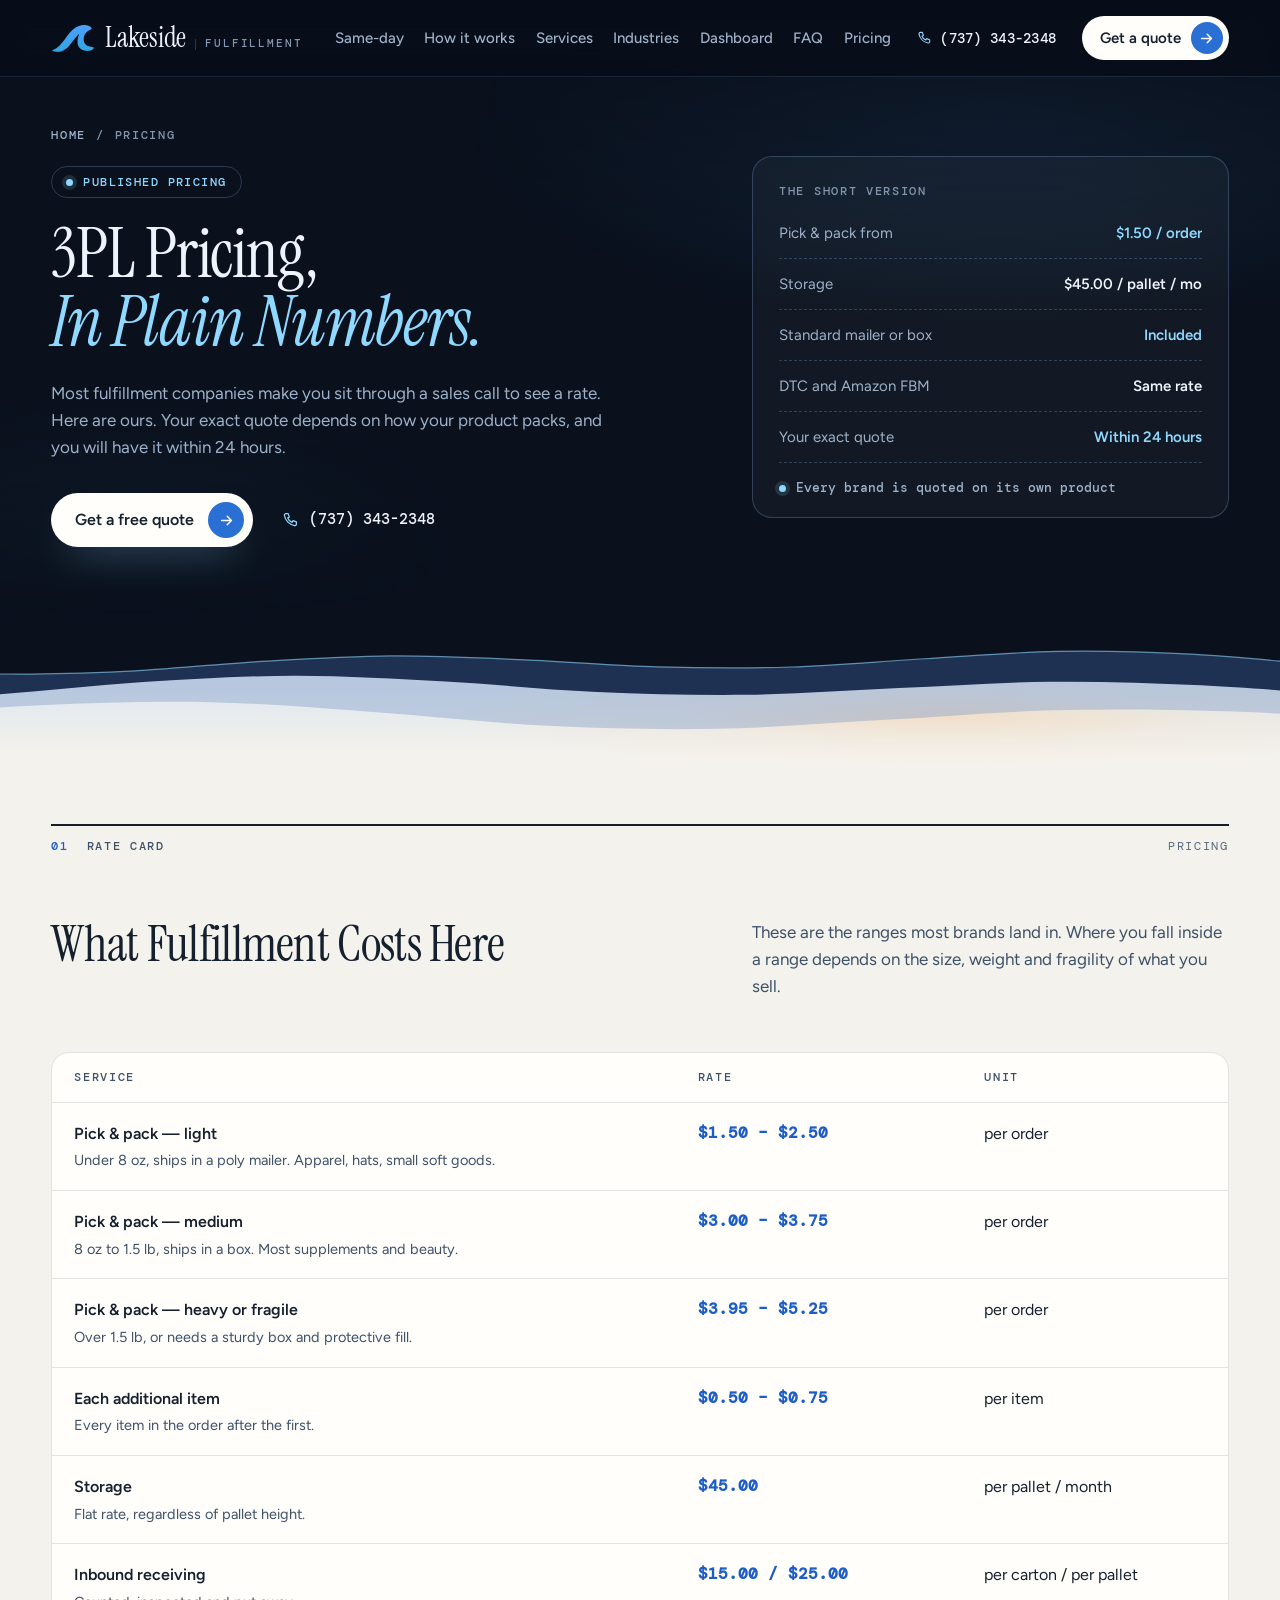
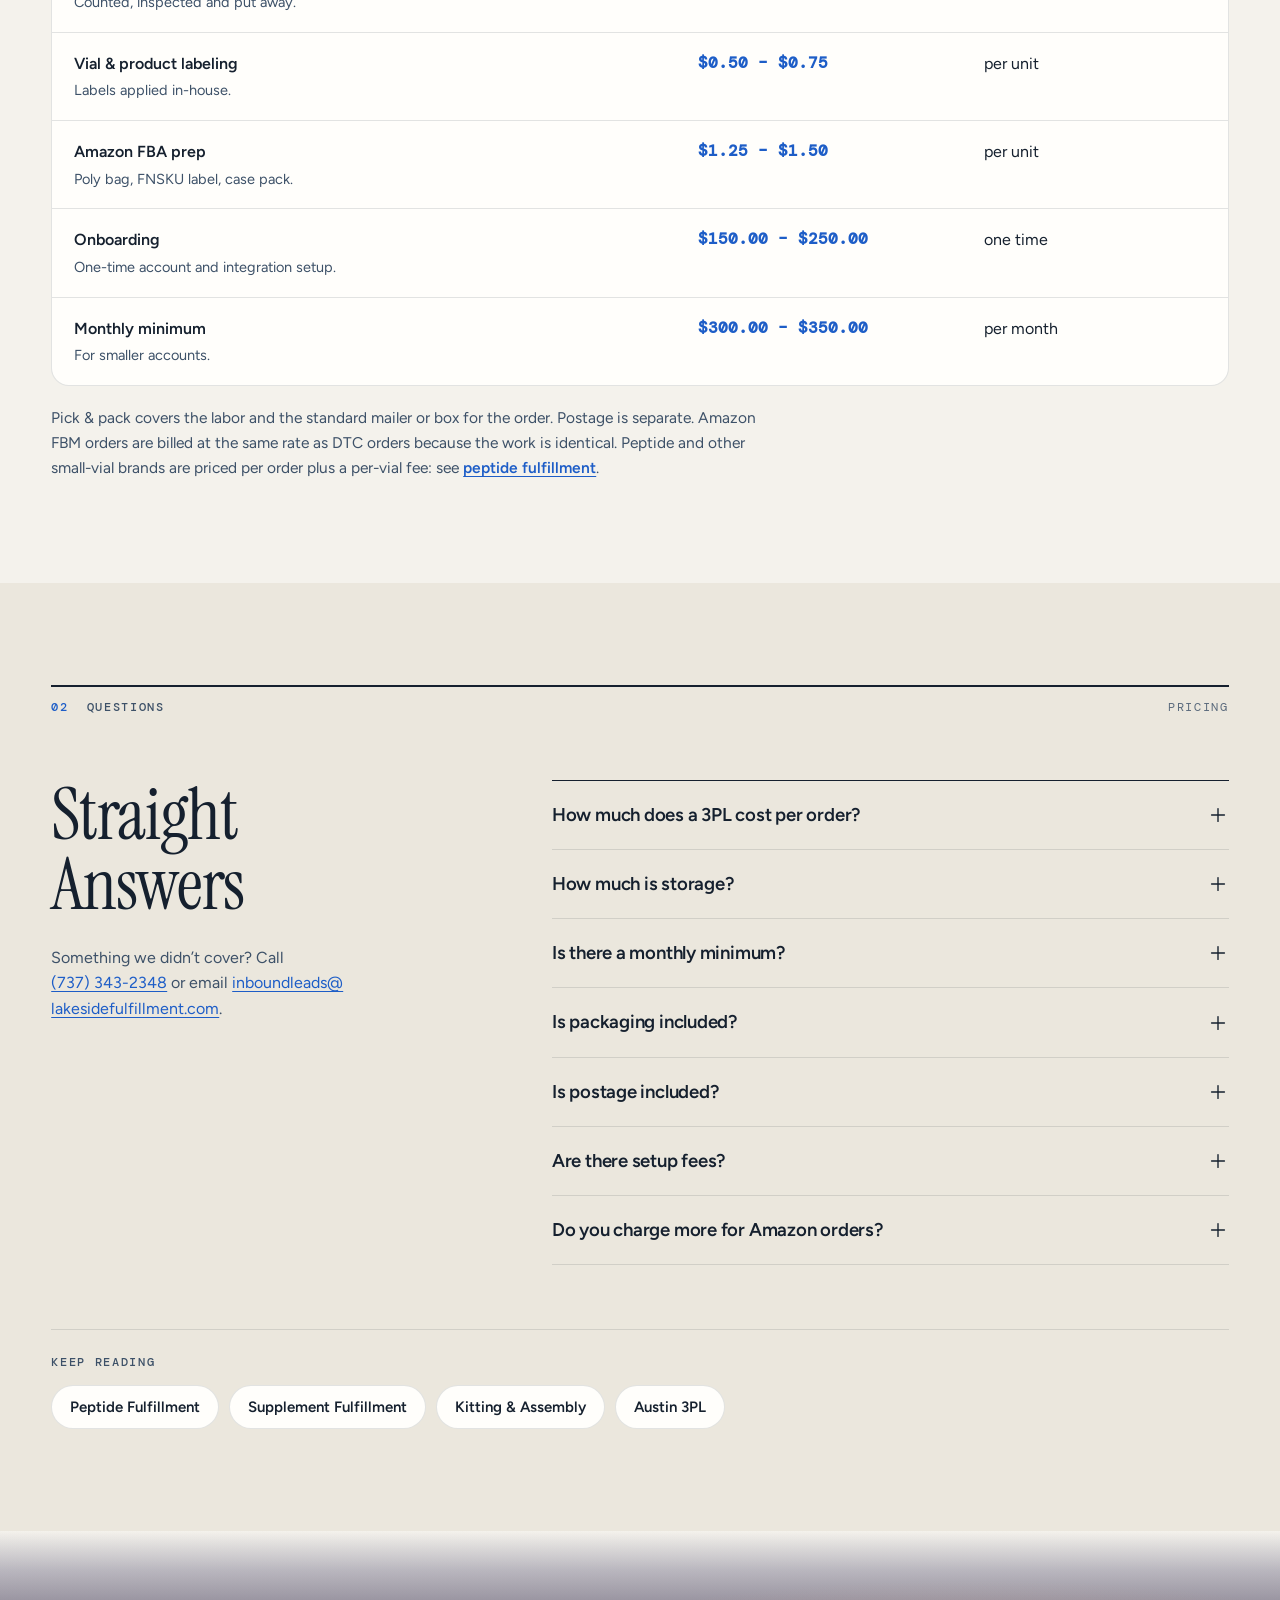
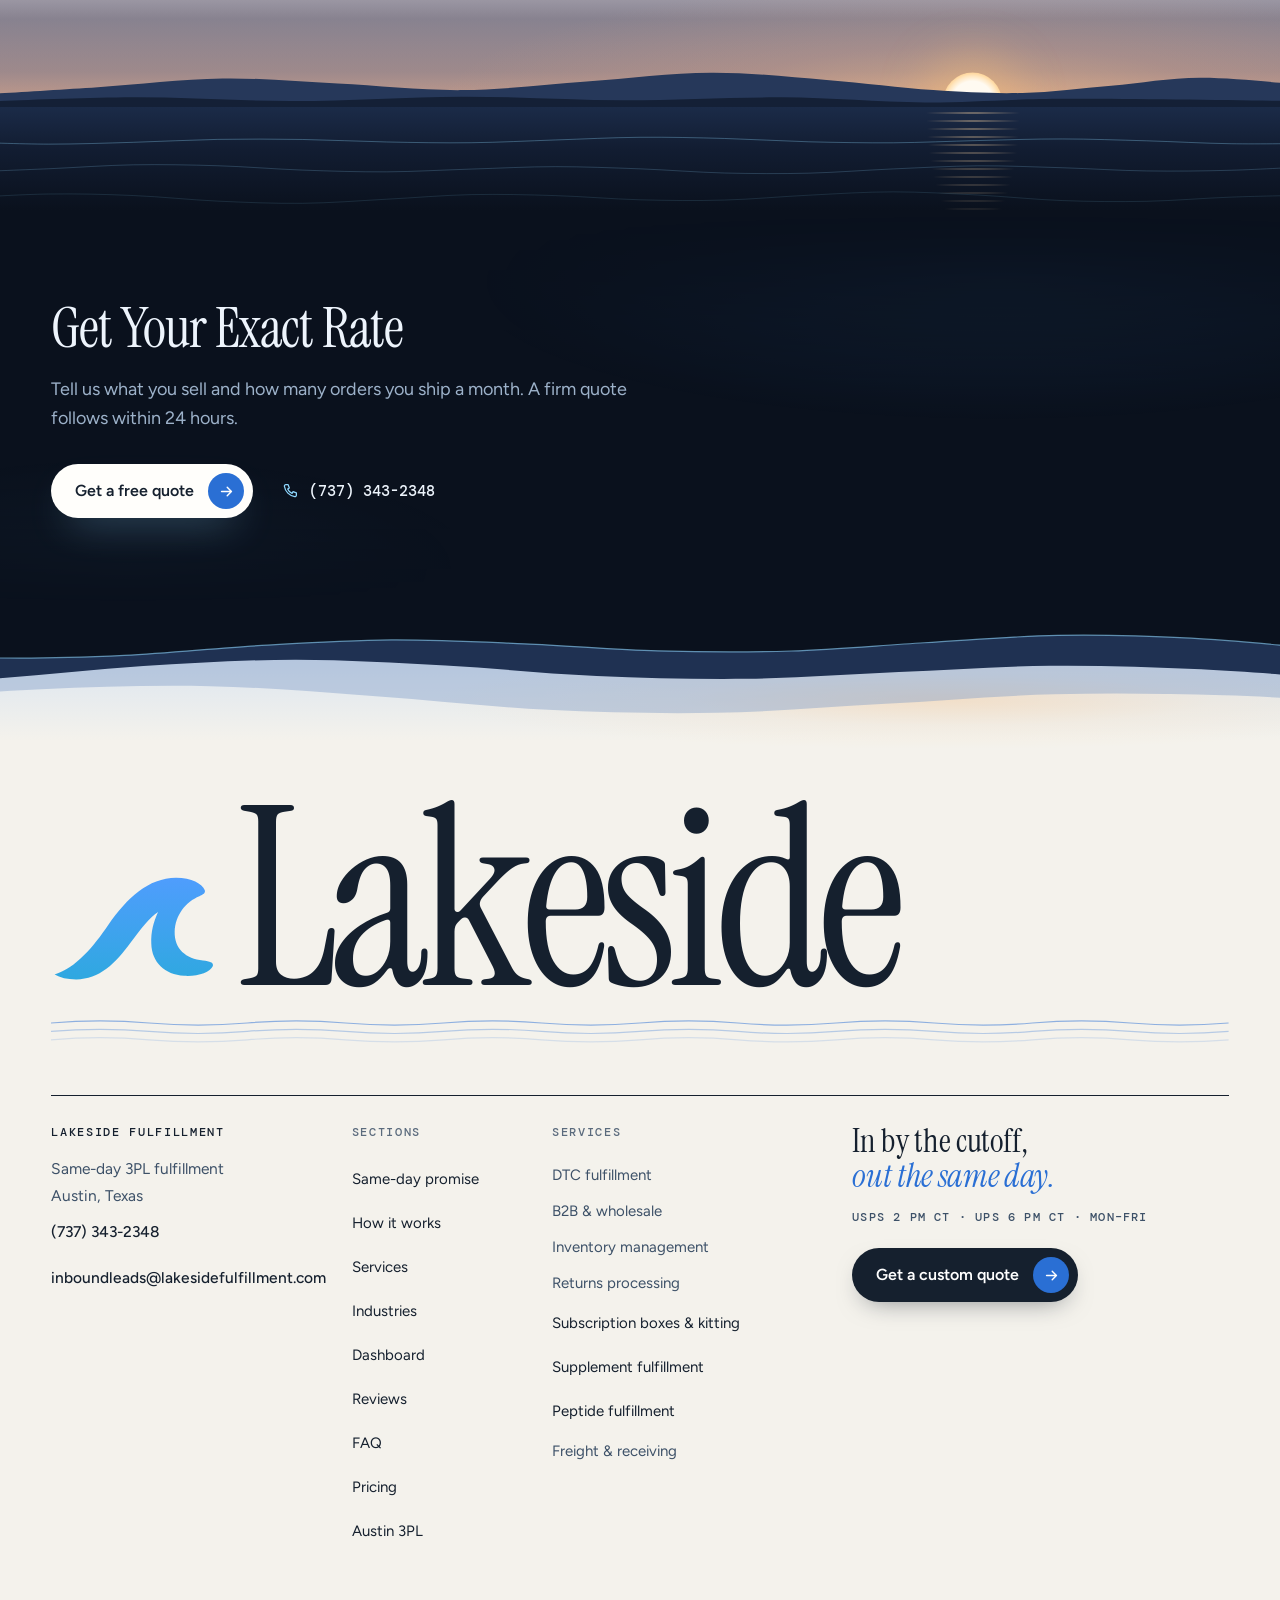
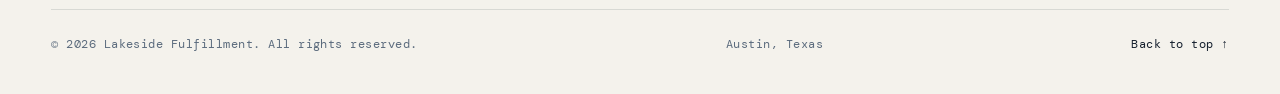
<file: pricing/index.html>
<!DOCTYPE html>
<html lang="en" class="on-night">
<head>
<meta charset="utf-8">
<meta name="viewport" content="width=device-width, initial-scale=1, viewport-fit=cover">
<title>3PL Pricing: Pick & Pack, Storage & Receiving Rates | Lakeside Fulfillment</title>
<meta name="description" content="Published 3PL pricing from Lakeside Fulfillment in Austin, TX: pick and pack from $1.50 per order, storage $45 per pallet per month, plus receiving, labeling and FBA prep rates.">
<link rel="canonical" href="https://lakesidefulfillment.com/pricing/">
<meta name="theme-color" content="#0a111d">
<link rel="icon" type="image/png" sizes="64x64" href="/assets/lakeside-wave-64.png">
<link rel="icon" type="image/png" sizes="192x192" href="/assets/lakeside-wave-192.png">
<link rel="apple-touch-icon" href="/assets/lakeside-wave-192.png">
<meta property="og:type" content="website">
<meta property="og:site_name" content="Lakeside Fulfillment">
<meta property="og:title" content="3PL Pricing: Pick & Pack, Storage & Receiving Rates | Lakeside Fulfillment">
<meta property="og:description" content="Published 3PL pricing from Lakeside Fulfillment in Austin, TX: pick and pack from $1.50 per order, storage $45 per pallet per month, plus receiving, labeling and FBA prep rates.">
<meta property="og:url" content="https://lakesidefulfillment.com/pricing/">
<meta property="og:image" content="https://lakesidefulfillment.com/assets/lakeside-wave-512.png">
<script type="application/ld+json">[{"@context": "https://schema.org", "@type": "Service", "name": "3PL Pricing, In Plain Numbers.", "serviceType": "E-commerce fulfillment pricing", "description": "Published 3PL pricing from Lakeside Fulfillment in Austin, TX: pick and pack from $1.50 per order, storage $45 per pallet per month, plus receiving, labeling and FBA prep rates.", "url": "https://lakesidefulfillment.com/pricing/", "areaServed": {"@type": "Country", "name": "United States"}, "provider": {"@type": "Organization", "name": "Lakeside Fulfillment", "url": "https://lakesidefulfillment.com/", "telephone": "+1-737-343-2348", "address": {"@type": "PostalAddress", "streetAddress": "3100 Scott Dr, STE 201", "addressLocality": "Austin", "addressRegion": "TX", "postalCode": "78734", "addressCountry": "US"}}}, {"@context": "https://schema.org", "@type": "FAQPage", "mainEntity": [{"@type": "Question", "name": "How much does a 3PL cost per order?", "acceptedAnswer": {"@type": "Answer", "text": "At Lakeside, pick and pack runs $1.50 to $2.50 per order for light items in a poly mailer, $3.00 to $3.75 for boxed items from 8 oz to 1.5 lb, and $3.95 to $5.25 for heavy or fragile items. Each additional item in an order adds $0.50 to $0.75."}}, {"@type": "Question", "name": "How much is storage?", "acceptedAnswer": {"@type": "Answer", "text": "$45.00 per pallet per month, flat, regardless of pallet height."}}, {"@type": "Question", "name": "Is there a monthly minimum?", "acceptedAnswer": {"@type": "Answer", "text": "Smaller accounts have a monthly minimum of $300.00 to $350.00. If your fulfillment fees for the month are above it, the minimum never comes into play."}}, {"@type": "Question", "name": "Is packaging included?", "acceptedAnswer": {"@type": "Answer", "text": "The standard poly mailer or box is included in the pick and pack rate. Custom branded packaging you supply is packed at no extra charge."}}, {"@type": "Question", "name": "Is postage included?", "acceptedAnswer": {"@type": "Answer", "text": "No. Pick and pack covers labor and standard packaging. Postage is billed separately."}}, {"@type": "Question", "name": "Are there setup fees?", "acceptedAnswer": {"@type": "Answer", "text": "A one-time onboarding fee of $150.00 to $250.00 covers account setup and connecting your store."}}, {"@type": "Question", "name": "Do you charge more for Amazon orders?", "acceptedAnswer": {"@type": "Answer", "text": "No. Amazon FBM orders are billed at the same rate as DTC orders. Amazon FBA prep is priced per unit, $1.25 to $1.50."}}]}, {"@context": "https://schema.org", "@type": "BreadcrumbList", "itemListElement": [{"@type": "ListItem", "position": 1, "name": "Home", "item": "https://lakesidefulfillment.com/"}, {"@type": "ListItem", "position": 2, "name": "Pricing", "item": "https://lakesidefulfillment.com/pricing/"}]}]</script>
<!-- Google tag (gtag.js): GA4 G-BYE6PHLJ33 (Nick, 11-12), on every page -->
<script async src="https://www.googletagmanager.com/gtag/js?id=G-BYE6PHLJ33"></script>
<script>
  window.dataLayer = window.dataLayer || [];
  function gtag(){dataLayer.push(arguments);}
  gtag('js', new Date());
  gtag('config', 'G-BYE6PHLJ33');
</script>
<link rel="preconnect" href="https://fonts.googleapis.com">
<link rel="preconnect" href="https://fonts.gstatic.com" crossorigin>
<link rel="stylesheet" href="https://fonts.googleapis.com/css2?family=DM+Mono:wght@400;500&family=Figtree:wght@400;500;600;700&family=Instrument+Serif:ital@0;1&display=swap">
<link rel="stylesheet" href="/assets/site.css">
</head>
<body class="subpage lp">
<a class="skip" href="#main">Skip to content</a>

<svg class="sprite" aria-hidden="true" focusable="false" width="0" height="0">
  <defs>
    <linearGradient id="wave-g" x1="0" y1="0" x2="0" y2="1"><stop offset="0" stop-color="#4f9dfd"/><stop offset="1" stop-color="#2fa8e0"/></linearGradient>
    <symbol id="wave" viewBox="72 134 370 242"><path fill="url(#wave-g)" d="M80 357C128 342 166 296 200 246C242 186 288 143 350 142C385 142 408 155 414 170C416 176 410 180 402 183C372 195 348 225 347 262C346 300 372 322 410 326C425 328 434 330 432 338C426 352 398 362 368 360C325 357 296 330 295 288C294 262 300 240 310 218C292 230 272 255 250 285C215 333 180 368 128 368C108 368 92 364 80 357Z"/></symbol>
    <symbol id="i-arrow" viewBox="0 0 24 24"><path d="M5 12h14M13 6l6 6-6 6"/></symbol>
    <symbol id="i-ext" viewBox="0 0 24 24"><path d="M7 17 17 7M9 7h8v8"/></symbol>
    <symbol id="i-phone" viewBox="0 0 24 24"><path d="M6.5 3.5h3l1.6 4.4-2.2 1.4a11 11 0 0 0 5.8 5.8l1.4-2.2 4.4 1.6v3a2 2 0 0 1-2.2 2A16.5 16.5 0 0 1 4.5 5.7a2 2 0 0 1 2-2.2z"/></symbol>
    <symbol id="i-mail" viewBox="0 0 24 24"><rect x="3.5" y="5.5" width="17" height="13" rx="2"/><path d="m4 7 8 6 8-6"/></symbol>
    <symbol id="i-check" viewBox="0 0 24 24"><path d="m5 12.5 4.2 4.2L19 7"/></symbol>
    <symbol id="i-plus" viewBox="0 0 24 24"><path d="M12 5v14M5 12h14"/></symbol>
    <symbol id="i-menu" viewBox="0 0 24 24"><path d="M4 9h16M4 15h16"/></symbol>
    <symbol id="i-close" viewBox="0 0 24 24"><path d="M6 6l12 12M18 6 6 18"/></symbol>
    <symbol id="i-receive" viewBox="0 0 32 32"><path d="M16 4v13M11 12l5 5 5-5M5 17v9h22v-9M5 21h6l1.5 2h7l1.5-2h6"/></symbol>
    <symbol id="i-store" viewBox="0 0 32 32"><path d="M5 4v24M27 4v24M5 11h22M5 19h22M5 27h22M8 7h6v4H8zM17 14h7v5h-7zM9 22h5v5H9z"/></symbol>
    <symbol id="i-pack" viewBox="0 0 32 32"><path d="M4 10 16 5l12 5-12 5zM4 10v12l12 6 12-6V10M16 15v13M10 7.5l12 5v4"/></symbol>
    <symbol id="i-truck" viewBox="0 0 32 32"><path d="M3 8h16v14H3zM19 12h5l4 5v5h-9M7 25.5a2.5 2.5 0 1 0 0-.01M22 25.5a2.5 2.5 0 1 0 0-.01"/></symbol>
    <symbol id="i-track" viewBox="0 0 32 32"><path d="M4 5v22h24M8 20l5-6 4 4 7-9"/><circle cx="24" cy="9" r="1.6"/></symbol>
    <symbol id="c-bottle" viewBox="0 0 24 24"><path d="M7.5 2.5h9v3.5h-9zM6.5 6h11v13.5a2 2 0 0 1-2 2h-7a2 2 0 0 1-2-2zM6.5 10.5h11v6h-11"/></symbol>
    <symbol id="c-beauty" viewBox="0 0 24 24"><path d="M10.5 2.5h3v4h-3zM9 6.5h6l1 3v10.5a1.5 1.5 0 0 1-1.5 1.5h-5A1.5 1.5 0 0 1 8 20V9.5zM8 13h8"/></symbol>
    <symbol id="c-food" viewBox="0 0 24 24"><path d="M6 6h12l-1.4 14a1.5 1.5 0 0 1-1.5 1.4H8.9a1.5 1.5 0 0 1-1.5-1.4zM6.4 10h11.2M9 2.5c0 1.2 1 1.3 1 2.5M13 2.5c0 1.2 1 1.3 1 2.5"/></symbol>
    <symbol id="c-apparel" viewBox="0 0 24 24"><path d="M9 3.5 3.5 6.5l2 4 2.5-1.2V20.5h8V9.3l2.5 1.2 2-4L15 3.5a3 3 0 0 1-6 0z"/></symbol>
    <symbol id="c-pet" viewBox="0 0 24 24"><path d="M8 16.5c0-2.4 1.8-4.5 4-4.5s4 2.1 4 4.5-1.8 4-4 4-4-1.6-4-4z"/><circle cx="5.5" cy="11" r="1.8"/><circle cx="9.2" cy="6.5" r="1.8"/><circle cx="14.8" cy="6.5" r="1.8"/><circle cx="18.5" cy="11" r="1.8"/></symbol>
    <symbol id="c-other" viewBox="0 0 24 24"><path d="m12 3 8.5 4.5v9L12 21l-8.5-4.5v-9zM3.5 7.5 12 12l8.5-4.5M12 12v9"/></symbol>
    <symbol id="i-snow" viewBox="0 0 24 24"><path d="M12 3v18M4.2 7.5l15.6 9M4.2 16.5l15.6-9M9.5 4.5 12 6l2.5-1.5M9.5 19.5 12 18l2.5 1.5"/></symbol>
  </defs>
</svg>

<header class="hdr" id="hdr">
  <div class="wrap hdr-in">
    <a class="brand" href="/" aria-label="Lakeside Fulfillment — home">
      <svg class="mark" width="44" height="29" aria-hidden="true"><use href="#wave"/></svg>
      <span class="wm"><span class="wm-1">Lakeside</span><span class="wm-2">Fulfillment</span></span>
    </a>
    <nav class="nav" aria-label="Primary">
      <ul>
        <li><a href="/#promise">Same-day</a></li>
        <li><a href="/#how">How it works</a></li>
        <li><a href="/#services">Services</a></li>
        <li><a href="/#industries">Industries</a></li>
        <li><a href="/#visibility">Dashboard</a></li>
        <li><a href="/#faq">FAQ</a></li>
        <li><a href="/pricing/">Pricing</a></li>
      </ul>
    </nav>
    <a class="hdr-tel" href="tel:+17373432348"><svg class="ic" aria-hidden="true"><use href="#i-phone"/></svg>(737) 343-2348</a>
    <a class="btn btn-ink btn-sm hdr-cta" href="/quote/?from=pricing">Get a quote<span class="chip" aria-hidden="true"><svg class="ic"><use href="#i-arrow"/></svg></span></a>
    <a class="menu-btn" id="menu-btn" href="#site-map" aria-controls="sheet" aria-expanded="false"><span>Menu</span><svg class="ic" aria-hidden="true"><use href="#i-menu"/></svg></a>
  </div>
</header>

<div class="sheet" id="sheet" role="dialog" aria-modal="true" aria-label="Site menu" hidden>
  <div class="sheet-top">
    <a class="brand" href="/" data-close><svg class="mark" width="44" height="29" aria-hidden="true"><use href="#wave"/></svg><span class="wm"><span class="wm-1">Lakeside</span><span class="wm-2">Fulfillment</span></span></a>
    <button class="sheet-x" type="button" data-close aria-label="Close menu"><svg class="ic" aria-hidden="true"><use href="#i-close"/></svg></button>
  </div>
  <nav aria-label="Menu">
  <ol class="sheet-nav">
    <li style="--i:0"><a href="/#promise" data-close><span>01</span>Same-day promise</a></li>
    <li style="--i:1"><a href="/#how" data-close><span>02</span>How it works</a></li>
    <li style="--i:2"><a href="/#services" data-close><span>03</span>Services</a></li>
    <li style="--i:3"><a href="/#industries" data-close><span>04</span>Industries</a></li>
    <li style="--i:4"><a href="/#visibility" data-close><span>05</span>Dashboard</a></li>
    <li style="--i:5"><a href="/#reviews" data-close><span>06</span>Reviews</a></li>
    <li style="--i:6"><a href="/#faq" data-close><span>07</span>FAQ</a></li>
    <li style="--i:7"><a href="/pricing/" data-close><span>08</span>Pricing</a></li>
  </ol>
  </nav>
  <div class="sheet-foot">
    <a class="btn btn-ink btn-block" href="/quote/?from=pricing" data-close>Get a custom quote<span class="chip" aria-hidden="true"><svg class="ic"><use href="#i-arrow"/></svg></span></a>
    <div class="sheet-contact">
      <a href="tel:+17373432348"><svg class="ic" aria-hidden="true"><use href="#i-phone"/></svg>(737) 343-2348</a>
      <a href="mailto:inboundleads@lakesidefulfillment.com"><svg class="ic" aria-hidden="true"><use href="#i-mail"/></svg><span>inboundleads@<wbr>lakesidefulfillment.com</span></a>
    </div>
    <p class="mono-s">Same-day 3PL · Austin, Texas</p>
  </div>
</div>

<main id="main">

<section class="night lp-hero" aria-labelledby="lp-h">
  <div class="wrap lp-hero-in">
    <div class="lp-hero-copy">
      <nav class="lp-crumbs" aria-label="Breadcrumb"><a href="/">Home</a><span aria-hidden="true">/</span><span aria-current="page">Pricing</span></nav>
      <p class="lp-badge">Published Pricing</p>
      <h1 id="lp-h" class="display lp-h">3PL Pricing,<br><em>In Plain Numbers.</em></h1>
      <p class="lp-sub">Most fulfillment companies make you sit through a sales call to see a rate. Here are ours. Your exact quote depends on how your product packs, and you will have it within 24 hours.</p>
      <div class="lp-actions"><a class="btn btn-ice" href="/quote/?from=pricing">Get a free quote<span class="chip" aria-hidden="true"><svg class="ic"><use href="#i-arrow"/></svg></span></a><a class="lp-call" href="tel:+17373432348"><svg class="ic" aria-hidden="true"><use href="#i-phone"/></svg>(737) 343-2348</a></div>
    </div>
    <aside class="lp-board" aria-label="The short version">
      <p class="lp-board-k">The short version</p>
      <dl>
        <div class="lp-row"><dt>Pick &amp; pack from</dt><dd class="sky">$1.50 / order</dd></div>
        <div class="lp-row"><dt>Storage</dt><dd>$45.00 / pallet / mo</dd></div>
        <div class="lp-row"><dt>Standard mailer or box</dt><dd class="green">Included</dd></div>
        <div class="lp-row"><dt>DTC and Amazon FBM</dt><dd>Same rate</dd></div>
        <div class="lp-row"><dt>Your exact quote</dt><dd class="green">Within 24 hours</dd></div>
      </dl>
      <p class="lp-board-f"><span class="lp-dot" aria-hidden="true"></span>Every brand is quoted on its own product</p>
    </aside>
  </div>
</section>

<!-- dawn: night into day -->
<div class="sky dawn" data-edge=".5" aria-hidden="true" data-play><div class="d-light"></div><div class="d-glow"></div><svg class="d-waves" viewBox="0 0 1440 120" preserveAspectRatio="none" aria-hidden="true" focusable="false"><g class="w3"><path class="w-drift" d="M-160 88.9C-128.3 86.9 -33.3 79.5 30 76.9C93.3 74.4 156.7 72.5 220 73.8C283.3 75 346.7 80.3 410 84.4C473.3 88.5 536.7 95.5 600 98.4C663.3 101.2 726.7 102.6 790 101.5C853.3 100.5 916.7 95.3 980 92.1C1043.3 88.9 1106.7 83.7 1170 82.2C1233.3 80.7 1296.7 81.5 1360 83.2C1423.3 84.9 1518.3 90.9 1550 92.4L1550 -20H-160Z"/></g><g class="w2"><path class="w-drift" d="M-160 77C-131.7 75.9 -46.7 73.8 10 70.5C66.7 67.2 123.3 60.5 180 57.2C236.7 53.9 293.3 50.7 350 50.6C406.7 50.5 463.3 53.9 520 56.7C576.7 59.6 633.3 65.2 690 67.5C746.7 69.8 803.3 71.1 860 70.5C916.7 69.8 973.3 65.8 1030 63.5C1086.7 61.2 1143.3 57.4 1200 56.9C1256.7 56.4 1313.3 58.1 1370 60.6C1426.7 63.1 1511.7 69.9 1540 71.8L1540 -20H-160Z"/></g><g class="w1"><path d="M-160 43.1C-135 44.6 -60 50.9 -10 51.9C40 53 90 51.5 140 49.4C190 47.3 240 42 290 39.3C340 36.6 390 33.7 440 33.3C490 33 540 35.4 590 37.3C640 39.1 690 43.4 740 44.6C790 45.9 840 46.2 890 44.8C940 43.4 990 38.9 1040 36.2C1090 33.5 1140 29.3 1190 28.5C1240 27.7 1290 29 1340 31.4C1390 33.8 1465 41 1490 43L1490 -20H-160Z"/><path class="w-foam" d="M-160 43.1C-135 44.6 -60 50.9 -10 51.9C40 53 90 51.5 140 49.4C190 47.3 240 42 290 39.3C340 36.6 390 33.7 440 33.3C490 33 540 35.4 590 37.3C640 39.1 690 43.4 740 44.6C790 45.9 840 46.2 890 44.8C940 43.4 990 38.9 1040 36.2C1090 33.5 1140 29.3 1190 28.5C1240 27.7 1290 29 1340 31.4C1390 33.8 1465 41 1490 43"/></g></svg></div>

<section class="sec lp-sec" aria-labelledby="lp-s1">
  <div class="wrap">
    <div class="runhead"><span>01</span><span>Rate Card</span><span class="rh-r">Pricing</span></div>
    <div class="lp-head"><h2 id="lp-s1" class="lp-title">What Fulfillment Costs Here</h2><p class="lp-lede">These are the ranges most brands land in. Where you fall inside a range depends on the size, weight and fragility of what you sell.</p></div>
    <div class="lp-table-wrap"><table class="lp-table"><thead><tr><th>Service</th><th>Rate</th><th>Unit</th></tr></thead><tbody><tr><td>Pick &amp; pack &mdash; light<small>Under 8 oz, ships in a poly mailer. Apparel, hats, small soft goods.</small></td><td class="amt">$1.50 &ndash; $2.50</td><td>per order</td></tr><tr><td>Pick &amp; pack &mdash; medium<small>8 oz to 1.5 lb, ships in a box. Most supplements and beauty.</small></td><td class="amt">$3.00 &ndash; $3.75</td><td>per order</td></tr><tr><td>Pick &amp; pack &mdash; heavy or fragile<small>Over 1.5 lb, or needs a sturdy box and protective fill.</small></td><td class="amt">$3.95 &ndash; $5.25</td><td>per order</td></tr><tr><td>Each additional item<small>Every item in the order after the first.</small></td><td class="amt">$0.50 &ndash; $0.75</td><td>per item</td></tr><tr><td>Storage<small>Flat rate, regardless of pallet height.</small></td><td class="amt">$45.00</td><td>per pallet / month</td></tr><tr><td>Inbound receiving<small>Counted, inspected and put away.</small></td><td class="amt">$15.00 / $25.00</td><td>per carton / per pallet</td></tr><tr><td>Vial &amp; product labeling<small>Labels applied in-house.</small></td><td class="amt">$0.50 &ndash; $0.75</td><td>per unit</td></tr><tr><td>Amazon FBA prep<small>Poly bag, FNSKU label, case pack.</small></td><td class="amt">$1.25 &ndash; $1.50</td><td>per unit</td></tr><tr><td>Onboarding<small>One-time account and integration setup.</small></td><td class="amt">$150.00 &ndash; $250.00</td><td>one time</td></tr><tr><td>Monthly minimum<small>For smaller accounts.</small></td><td class="amt">$300.00 &ndash; $350.00</td><td>per month</td></tr></tbody></table></div><p class="lp-note">Pick &amp; pack covers the labor and the standard mailer or box for the order. Postage is separate. Amazon FBM orders are billed at the same rate as DTC orders because the work is identical. Peptide and other small-vial brands are priced per order plus a per-vial fee: see <a href="/peptide-fulfillment/">peptide fulfillment</a>.</p>
  </div>
</section>

<section class="sec lp-sec alt faq" aria-labelledby="lp-s2">
  <div class="wrap">
    <div class="runhead"><span>02</span><span>Questions</span><span class="rh-r">Pricing</span></div>
    <div class="faq-grid">
      <div class="faq-head">
        <h2 id="lp-s2" class="display">Straight Answers</h2>
        <p>Something we didn’t cover? Call <a href="tel:+17373432348">(737) 343-2348</a> or email <a href="mailto:inboundleads@lakesidefulfillment.com">inboundleads@<wbr>lakesidefulfillment.com</a>.</p>
      </div>
      <div class="qa">
        <details><summary><span>How much does a 3PL cost per order?</span><svg class="ic pm" aria-hidden="true"><use href="#i-plus"/></svg></summary><div class="ans"><p>At Lakeside, pick and pack runs $1.50 to $2.50 per order for light items in a poly mailer, $3.00 to $3.75 for boxed items from 8 oz to 1.5 lb, and $3.95 to $5.25 for heavy or fragile items. Each additional item in an order adds $0.50 to $0.75.</p></div></details>
        <details><summary><span>How much is storage?</span><svg class="ic pm" aria-hidden="true"><use href="#i-plus"/></svg></summary><div class="ans"><p>$45.00 per pallet per month, flat, regardless of pallet height.</p></div></details>
        <details><summary><span>Is there a monthly minimum?</span><svg class="ic pm" aria-hidden="true"><use href="#i-plus"/></svg></summary><div class="ans"><p>Smaller accounts have a monthly minimum of $300.00 to $350.00. If your fulfillment fees for the month are above it, the minimum never comes into play.</p></div></details>
        <details><summary><span>Is packaging included?</span><svg class="ic pm" aria-hidden="true"><use href="#i-plus"/></svg></summary><div class="ans"><p>The standard poly mailer or box is included in the pick and pack rate. Custom branded packaging you supply is packed at no extra charge.</p></div></details>
        <details><summary><span>Is postage included?</span><svg class="ic pm" aria-hidden="true"><use href="#i-plus"/></svg></summary><div class="ans"><p>No. Pick and pack covers labor and standard packaging. Postage is billed separately.</p></div></details>
        <details><summary><span>Are there setup fees?</span><svg class="ic pm" aria-hidden="true"><use href="#i-plus"/></svg></summary><div class="ans"><p>A one-time onboarding fee of $150.00 to $250.00 covers account setup and connecting your store.</p></div></details>
        <details><summary><span>Do you charge more for Amazon orders?</span><svg class="ic pm" aria-hidden="true"><use href="#i-plus"/></svg></summary><div class="ans"><p>No. Amazon FBM orders are billed at the same rate as DTC orders. Amazon FBA prep is priced per unit, $1.25 to $1.50.</p></div></details>
      </div>
    </div>
    <div class="lp-related"><p>Keep reading</p><ul><li><a href="/peptide-fulfillment/">Peptide Fulfillment</a></li><li><a href="/supplement-fulfillment/">Supplement Fulfillment</a></li><li><a href="/kitting-assembly/">Kitting & Assembly</a></li><li><a href="/austin-3pl/">Austin 3PL</a></li></ul></div>
  </div>
</section>

<!-- dusk: day into night -->
<div class="sky dusk" data-edge=".1" aria-hidden="true" data-play><div class="s-sky"></div><div class="s-dark"></div><div class="s-glow"></div><svg class="s-stars" viewBox="0 0 1440 200" preserveAspectRatio="xMidYMid slice" aria-hidden="true" focusable="false"><circle cx="20.1" cy="142.7" r="0.9"/><circle class="st-tw" cx="314.8" cy="107.5" r="1.2"/><circle cx="481" cy="111.6" r="1.4"/><circle class="st-tw" cx="780" cy="99.6" r="1.3"/><circle cx="1163.5" cy="31.7" r="1"/><circle class="st-tw" cx="1011.1" cy="102" r="0.7"/><circle cx="977.5" cy="63.9" r="1.6"/><circle class="st-tw" cx="1150.4" cy="17.8" r="1.2"/><circle cx="1312.4" cy="100.3" r="1.3"/><circle class="st-tw" cx="828.4" cy="141.1" r="1.6"/><circle cx="541.1" cy="44.2" r="1.5"/><circle class="st-tw" cx="485.2" cy="21" r="0.9"/><circle cx="619.9" cy="38.7" r="1.6"/><circle class="st-tw" cx="800.3" cy="107.5" r="1.6"/><circle cx="102.1" cy="35.8" r="1.2"/><circle class="st-tw" cx="732.3" cy="56.8" r="0.8"/><circle cx="1292.6" cy="11.4" r="1"/><circle class="st-tw" cx="501.8" cy="96.2" r="1.6"/><circle cx="740.8" cy="22.5" r="1"/><circle class="st-tw" cx="417" cy="48.4" r="1.1"/><circle cx="485.6" cy="74" r="1.3"/><circle class="st-tw" cx="346.5" cy="140" r="1.1"/><circle cx="1228.2" cy="91.1" r="1.3"/><circle class="st-tw" cx="742.7" cy="69.7" r="1.4"/><circle cx="1335.4" cy="53.1" r="1.4"/><circle class="st-tw" cx="371.6" cy="83" r="1"/><circle cx="482.8" cy="52.3" r="1.5"/><circle class="st-tw" cx="1248.6" cy="16.6" r="1.5"/><circle cx="128.8" cy="54.6" r="0.8"/><circle class="st-tw" cx="129" cy="157.3" r="0.8"/><circle cx="905.3" cy="20.1" r="1.1"/><circle class="st-tw" cx="850.1" cy="19.4" r="1.6"/><circle cx="1258.4" cy="137" r="1.6"/><circle class="st-tw" cx="1290.9" cy="113.2" r="0.9"/></svg><div class="s-sun"></div><svg class="s-hills" viewBox="0 0 1440 60" preserveAspectRatio="none" aria-hidden="true" focusable="false"><path class="s-far" d="M-20 42C1.7 40.3 65 35.7 110 32C155 28.3 205 20.8 250 20C295 19.2 335 24.3 380 27C425 29.7 473.3 36.5 520 36C566.7 35.5 613.3 28 660 24C706.7 20 755 12.3 800 12C845 11.7 888.3 18 930 22C971.7 26 1013.3 33 1050 36C1086.7 39 1116.7 41 1150 40C1183.3 39 1216.7 33.5 1250 30C1283.3 26.5 1315 19.3 1350 19C1385 18.7 1441.7 26.5 1460 28L1460 61H-20Z"/><path class="s-near" d="M-20 52C8.3 51 91.7 46.2 150 46C208.3 45.8 268.3 51.2 330 51C391.7 50.8 458.3 45.2 520 45C581.7 44.8 640 49.8 700 50C760 50.2 823.3 45.5 880 46C936.7 46.5 986.7 52.7 1040 53C1093.3 53.3 1130 48.3 1200 48C1270 47.7 1416.7 50.5 1460 51L1460 61H-20Z"/></svg><div class="s-lake"></div><div class="s-ref"></div><svg class="s-rips" viewBox="0 0 1440 100" preserveAspectRatio="none" aria-hidden="true" focusable="false"><path class="s-rip" d="M-40 15.6C-24.2 16 23.3 18 55 18.1C86.7 18.1 118.3 16.9 150 15.9C181.7 15 213.3 13 245 12.4C276.7 11.9 308.3 12 340 12.5C371.7 13 403.3 14.9 435 15.5C466.7 16.2 498.3 16.8 530 16.4C561.7 16 593.3 14.2 625 13.1C656.7 12 688.3 10.2 720 9.9C751.7 9.6 783.3 10.4 815 11.3C846.7 12.2 878.3 14.4 910 15.3C941.7 16.1 973.3 16.7 1005 16.5C1036.7 16.2 1068.3 14.6 1100 13.8C1131.7 13 1163.3 11.8 1195 11.9C1226.7 11.9 1258.3 13.2 1290 14.1C1321.7 15.1 1353.3 17.1 1385 17.6C1416.7 18.1 1464.2 17.3 1480 17.2"/><path class="s-rip" d="M-40 51.6C-24.2 50.9 23.3 48.9 55 47.5C86.7 46 118.3 43.4 150 42.8C181.7 42.2 213.3 42.9 245 43.9C276.7 44.9 308.3 47.9 340 49.1C371.7 50.3 403.3 51.4 435 51.2C466.7 51 498.3 48.9 530 47.9C561.7 46.9 593.3 45 625 45C656.7 45 688.3 46.4 720 47.6C751.7 48.9 783.3 51.7 815 52.6C846.7 53.4 878.3 53.6 910 52.8C941.7 51.9 973.3 49.1 1005 47.7C1036.7 46.2 1068.3 44.3 1100 44C1131.7 43.8 1163.3 45.3 1195 46.3C1226.7 47.3 1258.3 49.7 1290 50.1C1321.7 50.6 1353.3 50.2 1385 49.3C1416.7 48.3 1464.2 45.4 1480 44.6"/><path class="s-rip" d="M-40 82.3C-24.2 81.5 23.3 78.1 55 77.7C86.7 77.2 118.3 78 150 79.5C181.7 80.9 213.3 84.6 245 86.2C276.7 87.7 308.3 89.2 340 88.8C371.7 88.5 403.3 85.7 435 83.9C466.7 82.2 498.3 79.1 530 78.4C561.7 77.7 593.3 78.5 625 79.6C656.7 80.6 688.3 83.7 720 84.6C751.7 85.5 783.3 85.9 815 84.9C846.7 84 878.3 80.7 910 79.1C941.7 77.4 973.3 75.1 1005 75.1C1036.7 75.1 1068.3 77.2 1100 78.9C1131.7 80.6 1163.3 84.3 1195 85.5C1226.7 86.8 1258.3 87.1 1290 86.4C1321.7 85.7 1353.3 82.6 1385 81.4C1416.7 80.1 1464.2 79.3 1480 78.9"/></svg></div>

<section class="night lp-cta" aria-labelledby="lp-cta-h">
  <div class="wrap">
    <h2 id="lp-cta-h" class="display">Get Your Exact Rate</h2>
    <p>Tell us what you sell and how many orders you ship a month. A firm quote follows within 24 hours.</p>
    <div class="lp-actions"><a class="btn btn-ice" href="/quote/?from=pricing">Get a free quote<span class="chip" aria-hidden="true"><svg class="ic"><use href="#i-arrow"/></svg></span></a><a class="lp-call" href="tel:+17373432348"><svg class="ic" aria-hidden="true"><use href="#i-phone"/></svg>(737) 343-2348</a></div>
  </div>
</section>

<!-- dawn: night into day -->
<div class="sky dawn" data-edge=".5" aria-hidden="true" data-play><div class="d-light"></div><div class="d-glow"></div><svg class="d-waves" viewBox="0 0 1440 120" preserveAspectRatio="none" aria-hidden="true" focusable="false"><g class="w3"><path class="w-drift" d="M-160 88.9C-128.3 86.9 -33.3 79.5 30 76.9C93.3 74.4 156.7 72.5 220 73.8C283.3 75 346.7 80.3 410 84.4C473.3 88.5 536.7 95.5 600 98.4C663.3 101.2 726.7 102.6 790 101.5C853.3 100.5 916.7 95.3 980 92.1C1043.3 88.9 1106.7 83.7 1170 82.2C1233.3 80.7 1296.7 81.5 1360 83.2C1423.3 84.9 1518.3 90.9 1550 92.4L1550 -20H-160Z"/></g><g class="w2"><path class="w-drift" d="M-160 77C-131.7 75.9 -46.7 73.8 10 70.5C66.7 67.2 123.3 60.5 180 57.2C236.7 53.9 293.3 50.7 350 50.6C406.7 50.5 463.3 53.9 520 56.7C576.7 59.6 633.3 65.2 690 67.5C746.7 69.8 803.3 71.1 860 70.5C916.7 69.8 973.3 65.8 1030 63.5C1086.7 61.2 1143.3 57.4 1200 56.9C1256.7 56.4 1313.3 58.1 1370 60.6C1426.7 63.1 1511.7 69.9 1540 71.8L1540 -20H-160Z"/></g><g class="w1"><path d="M-160 43.1C-135 44.6 -60 50.9 -10 51.9C40 53 90 51.5 140 49.4C190 47.3 240 42 290 39.3C340 36.6 390 33.7 440 33.3C490 33 540 35.4 590 37.3C640 39.1 690 43.4 740 44.6C790 45.9 840 46.2 890 44.8C940 43.4 990 38.9 1040 36.2C1090 33.5 1140 29.3 1190 28.5C1240 27.7 1290 29 1340 31.4C1390 33.8 1465 41 1490 43L1490 -20H-160Z"/><path class="w-foam" d="M-160 43.1C-135 44.6 -60 50.9 -10 51.9C40 53 90 51.5 140 49.4C190 47.3 240 42 290 39.3C340 36.6 390 33.7 440 33.3C490 33 540 35.4 590 37.3C640 39.1 690 43.4 740 44.6C790 45.9 840 46.2 890 44.8C940 43.4 990 38.9 1040 36.2C1090 33.5 1140 29.3 1190 28.5C1240 27.7 1290 29 1340 31.4C1390 33.8 1465 41 1490 43"/></g></svg></div>

</main>
<footer class="foot" id="site-map">
  <div class="wrap">
    <div class="foot-mark" aria-hidden="true" data-fx="clip"><svg class="mark" width="160" height="105"><use href="#wave"/></svg><span><i style="--k:0">L</i><i style="--k:1">a</i><i style="--k:2">k</i><i style="--k:3">e</i><i style="--k:4">s</i><i style="--k:5">i</i><i style="--k:6">d</i><i style="--k:7">e</i></span></div>
    <svg data-play class="foot-lake" viewBox="0 0 1200 40" preserveAspectRatio="none" aria-hidden="true"><path d="M0 10Q50 4 100 10T200 10T300 10T400 10T500 10T600 10T700 10T800 10T900 10T1000 10T1100 10T1200 10"/><path d="M0 22Q50 16 100 22T200 22T300 22T400 22T500 22T600 22T700 22T800 22T900 22T1000 22T1100 22T1200 22"/><path d="M0 34Q50 28 100 34T200 34T300 34T400 34T500 34T600 34T700 34T800 34T900 34T1000 34T1100 34T1200 34"/></svg>
    <div class="foot-grid">
      <div class="f-nap">
        <h2 class="f-h">Lakeside Fulfillment</h2>
        <address>
          <span>Same-day 3PL fulfillment</span>
          <span>Austin, Texas</span>
          <a href="tel:+17373432348">(737) 343-2348</a>
          <a href="mailto:inboundleads@lakesidefulfillment.com">inboundleads@<wbr>lakesidefulfillment.com</a>
        </address>
      </div>
      <nav class="f-col" aria-label="Sections">
        <h2 class="f-h">Sections</h2>
        <ul><li><a href="/#promise">Same-day promise</a></li><li><a href="/#how">How it works</a></li><li><a href="/#services">Services</a></li><li><a href="/#industries">Industries</a></li><li><a href="/#visibility">Dashboard</a></li><li><a href="/#reviews">Reviews</a></li><li><a href="/#faq">FAQ</a></li><li><a href="/pricing/">Pricing</a></li><li><a href="/austin-3pl/">Austin 3PL</a></li></ul>
      </nav>
      <div class="f-col">
        <h2 class="f-h">Services</h2>
        <ul><li>DTC fulfillment</li><li>B2B &amp; wholesale</li><li>Inventory management</li><li>Returns processing</li><li><a href="/kitting-assembly/">Subscription boxes &amp; kitting</a></li><li><a href="/supplement-fulfillment/">Supplement fulfillment</a></li><li><a href="/peptide-fulfillment/">Peptide fulfillment</a></li><li>Freight &amp; receiving</li></ul>
      </div>
      <div class="f-cta">
        <p class="f-big">In by the cutoff, <em>out the same&nbsp;day.</em></p>
        <p class="f-cuts"><span class="nowrap">USPS <span data-cutoff="usps">2&nbsp;PM&nbsp;CT</span></span> · <span class="nowrap">UPS <span data-cutoff="ups">6&nbsp;PM&nbsp;CT</span></span> · <span class="nowrap">Mon–Fri</span></p>
        <a class="btn btn-ink" href="/quote/?from=pricing">Get a custom quote<span class="chip" aria-hidden="true"><svg class="ic"><use href="#i-arrow"/></svg></span></a>
      </div>
    </div>
    <div class="foot-bot">
      <p>© 2026 Lakeside Fulfillment. All rights reserved.</p>
      <p>Austin, Texas</p>
      <a href="#main">Back to top ↑</a>
    </div>
  </div>
</footer>

<script src="/assets/page.js"></script>
</body>
</html>
</file>
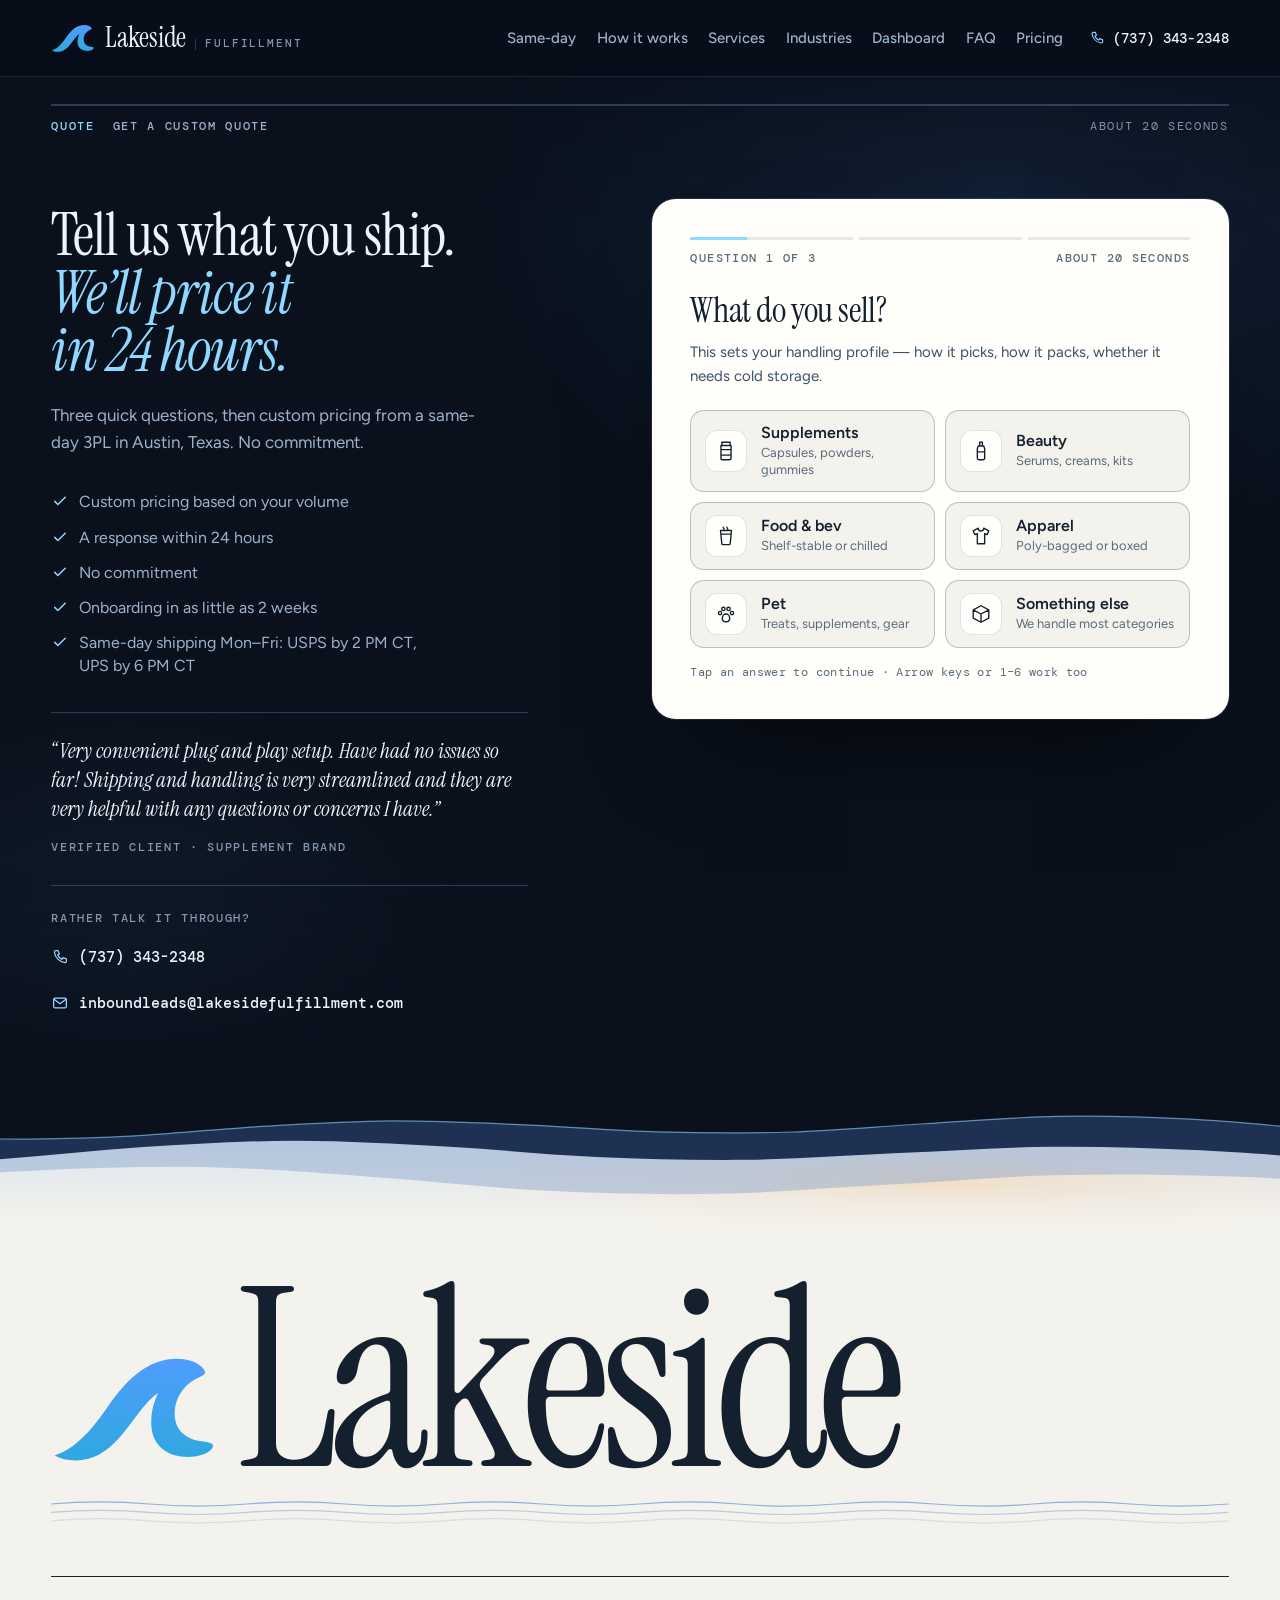
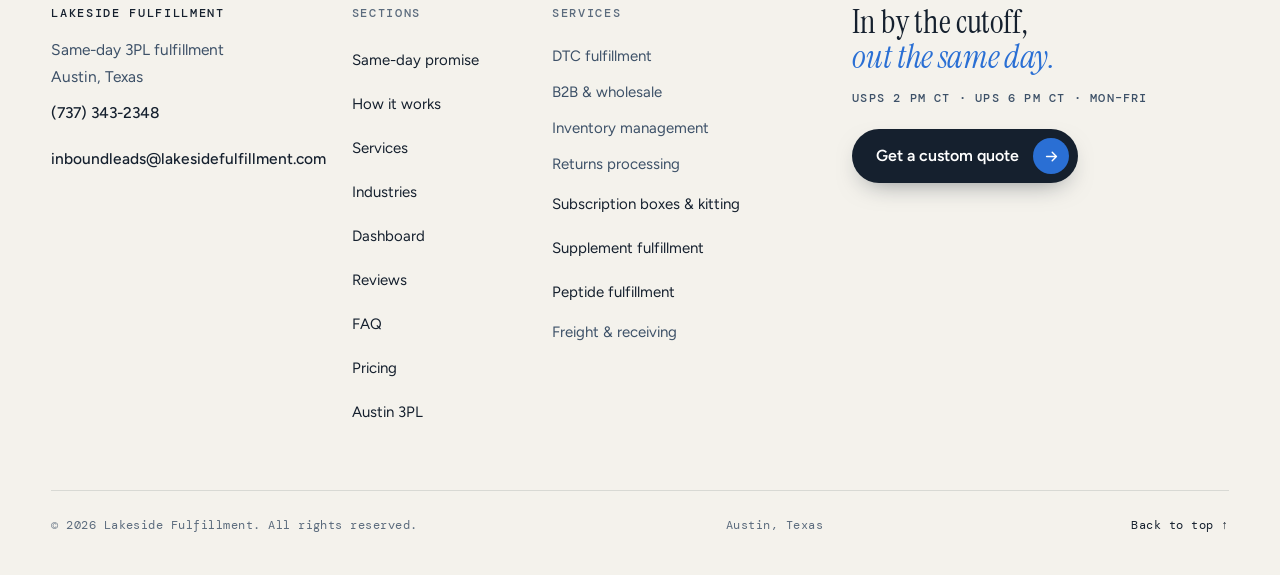
<file: quote/index.html>
<!DOCTYPE html>
<html lang="en" class="on-night">
<head>
<meta charset="utf-8">
<meta name="viewport" content="width=device-width, initial-scale=1, viewport-fit=cover">
<title>Get a custom quote — Lakeside Fulfillment</title>
<meta name="description" content="Three quick questions and Lakeside Fulfillment sends custom 3PL pricing within 24 hours. Same-day shipping from Austin, Texas, Monday to Friday. No commitment.">
<link rel="canonical" href="https://lakesidefulfillment.com/quote/">
<meta name="theme-color" content="#0a111d">
<link rel="icon" type="image/png" sizes="64x64" href="/assets/lakeside-wave-64.png">
<link rel="icon" type="image/png" sizes="192x192" href="/assets/lakeside-wave-192.png">
<link rel="apple-touch-icon" href="/assets/lakeside-wave-192.png">
<meta property="og:type" content="website">
<meta property="og:site_name" content="Lakeside Fulfillment">
<meta property="og:title" content="Get a custom quote — Lakeside Fulfillment">
<meta property="og:description" content="Three quick questions and Lakeside Fulfillment sends custom 3PL pricing within 24 hours. Same-day shipping from Austin, Texas, Monday to Friday. No commitment.">
<meta property="og:url" content="https://lakesidefulfillment.com/quote/">
<meta property="og:image" content="https://lakesidefulfillment.com/assets/lakeside-wave-512.png">
<!-- Google tag (gtag.js): GA4 G-BYE6PHLJ33 (Nick, 11-12), on every page -->
<script async src="https://www.googletagmanager.com/gtag/js?id=G-BYE6PHLJ33"></script>
<script>
  window.dataLayer = window.dataLayer || [];
  function gtag(){dataLayer.push(arguments);}
  gtag('js', new Date());
  gtag('config', 'G-BYE6PHLJ33');
</script>
<link rel="preconnect" href="https://fonts.googleapis.com">
<link rel="preconnect" href="https://fonts.gstatic.com" crossorigin>
<link rel="stylesheet" href="https://fonts.googleapis.com/css2?family=DM+Mono:wght@400;500&family=Figtree:wght@400;500;600;700&family=Instrument+Serif:ital@0;1&display=swap">
<link rel="stylesheet" href="/assets/site.css">
</head>
<body class="subpage">
<a class="skip" href="#main">Skip to content</a>

<svg class="sprite" aria-hidden="true" focusable="false" width="0" height="0">
  <defs>
    <linearGradient id="wave-g" x1="0" y1="0" x2="0" y2="1"><stop offset="0" stop-color="#4f9dfd"/><stop offset="1" stop-color="#2fa8e0"/></linearGradient>
    <symbol id="wave" viewBox="72 134 370 242"><path fill="url(#wave-g)" d="M80 357C128 342 166 296 200 246C242 186 288 143 350 142C385 142 408 155 414 170C416 176 410 180 402 183C372 195 348 225 347 262C346 300 372 322 410 326C425 328 434 330 432 338C426 352 398 362 368 360C325 357 296 330 295 288C294 262 300 240 310 218C292 230 272 255 250 285C215 333 180 368 128 368C108 368 92 364 80 357Z"/></symbol>
    <symbol id="i-arrow" viewBox="0 0 24 24"><path d="M5 12h14M13 6l6 6-6 6"/></symbol>
    <symbol id="i-ext" viewBox="0 0 24 24"><path d="M7 17 17 7M9 7h8v8"/></symbol>
    <symbol id="i-phone" viewBox="0 0 24 24"><path d="M6.5 3.5h3l1.6 4.4-2.2 1.4a11 11 0 0 0 5.8 5.8l1.4-2.2 4.4 1.6v3a2 2 0 0 1-2.2 2A16.5 16.5 0 0 1 4.5 5.7a2 2 0 0 1 2-2.2z"/></symbol>
    <symbol id="i-mail" viewBox="0 0 24 24"><rect x="3.5" y="5.5" width="17" height="13" rx="2"/><path d="m4 7 8 6 8-6"/></symbol>
    <symbol id="i-check" viewBox="0 0 24 24"><path d="m5 12.5 4.2 4.2L19 7"/></symbol>
    <symbol id="i-plus" viewBox="0 0 24 24"><path d="M12 5v14M5 12h14"/></symbol>
    <symbol id="i-menu" viewBox="0 0 24 24"><path d="M4 9h16M4 15h16"/></symbol>
    <symbol id="i-close" viewBox="0 0 24 24"><path d="M6 6l12 12M18 6 6 18"/></symbol>
    <symbol id="i-receive" viewBox="0 0 32 32"><path d="M16 4v13M11 12l5 5 5-5M5 17v9h22v-9M5 21h6l1.5 2h7l1.5-2h6"/></symbol>
    <symbol id="i-store" viewBox="0 0 32 32"><path d="M5 4v24M27 4v24M5 11h22M5 19h22M5 27h22M8 7h6v4H8zM17 14h7v5h-7zM9 22h5v5H9z"/></symbol>
    <symbol id="i-pack" viewBox="0 0 32 32"><path d="M4 10 16 5l12 5-12 5zM4 10v12l12 6 12-6V10M16 15v13M10 7.5l12 5v4"/></symbol>
    <symbol id="i-truck" viewBox="0 0 32 32"><path d="M3 8h16v14H3zM19 12h5l4 5v5h-9M7 25.5a2.5 2.5 0 1 0 0-.01M22 25.5a2.5 2.5 0 1 0 0-.01"/></symbol>
    <symbol id="i-track" viewBox="0 0 32 32"><path d="M4 5v22h24M8 20l5-6 4 4 7-9"/><circle cx="24" cy="9" r="1.6"/></symbol>
    <symbol id="c-bottle" viewBox="0 0 24 24"><path d="M7.5 2.5h9v3.5h-9zM6.5 6h11v13.5a2 2 0 0 1-2 2h-7a2 2 0 0 1-2-2zM6.5 10.5h11v6h-11"/></symbol>
    <symbol id="c-beauty" viewBox="0 0 24 24"><path d="M10.5 2.5h3v4h-3zM9 6.5h6l1 3v10.5a1.5 1.5 0 0 1-1.5 1.5h-5A1.5 1.5 0 0 1 8 20V9.5zM8 13h8"/></symbol>
    <symbol id="c-food" viewBox="0 0 24 24"><path d="M6 6h12l-1.4 14a1.5 1.5 0 0 1-1.5 1.4H8.9a1.5 1.5 0 0 1-1.5-1.4zM6.4 10h11.2M9 2.5c0 1.2 1 1.3 1 2.5M13 2.5c0 1.2 1 1.3 1 2.5"/></symbol>
    <symbol id="c-apparel" viewBox="0 0 24 24"><path d="M9 3.5 3.5 6.5l2 4 2.5-1.2V20.5h8V9.3l2.5 1.2 2-4L15 3.5a3 3 0 0 1-6 0z"/></symbol>
    <symbol id="c-pet" viewBox="0 0 24 24"><path d="M8 16.5c0-2.4 1.8-4.5 4-4.5s4 2.1 4 4.5-1.8 4-4 4-4-1.6-4-4z"/><circle cx="5.5" cy="11" r="1.8"/><circle cx="9.2" cy="6.5" r="1.8"/><circle cx="14.8" cy="6.5" r="1.8"/><circle cx="18.5" cy="11" r="1.8"/></symbol>
    <symbol id="c-other" viewBox="0 0 24 24"><path d="m12 3 8.5 4.5v9L12 21l-8.5-4.5v-9zM3.5 7.5 12 12l8.5-4.5M12 12v9"/></symbol>
    <symbol id="i-snow" viewBox="0 0 24 24"><path d="M12 3v18M4.2 7.5l15.6 9M4.2 16.5l15.6-9M9.5 4.5 12 6l2.5-1.5M9.5 19.5 12 18l2.5 1.5"/></symbol>
  </defs>
</svg>

<header class="hdr" id="hdr">
  <div class="wrap hdr-in">
    <a class="brand" href="/" aria-label="Lakeside Fulfillment — home">
      <svg class="mark" width="44" height="29" aria-hidden="true"><use href="#wave"/></svg>
      <span class="wm"><span class="wm-1">Lakeside</span><span class="wm-2">Fulfillment</span></span>
    </a>
    <nav class="nav" aria-label="Primary">
      <ul>
        <li><a href="/#promise">Same-day</a></li>
        <li><a href="/#how">How it works</a></li>
        <li><a href="/#services">Services</a></li>
        <li><a href="/#industries">Industries</a></li>
        <li><a href="/#visibility">Dashboard</a></li>
        <li><a href="/#faq">FAQ</a></li>
        <li><a href="/pricing/">Pricing</a></li>
      </ul>
    </nav>
    <a class="hdr-tel" href="tel:+17373432348"><svg class="ic" aria-hidden="true"><use href="#i-phone"/></svg>(737) 343-2348</a>
    <a class="menu-btn" id="menu-btn" href="#site-map" aria-controls="sheet" aria-expanded="false"><span>Menu</span><svg class="ic" aria-hidden="true"><use href="#i-menu"/></svg></a>
  </div>
</header>

<div class="sheet" id="sheet" role="dialog" aria-modal="true" aria-label="Site menu" hidden>
  <div class="sheet-top">
    <a class="brand" href="/" data-close><svg class="mark" width="44" height="29" aria-hidden="true"><use href="#wave"/></svg><span class="wm"><span class="wm-1">Lakeside</span><span class="wm-2">Fulfillment</span></span></a>
    <button class="sheet-x" type="button" data-close aria-label="Close menu"><svg class="ic" aria-hidden="true"><use href="#i-close"/></svg></button>
  </div>
  <nav aria-label="Menu">
  <ol class="sheet-nav">
    <li style="--i:0"><a href="/#promise" data-close><span>01</span>Same-day promise</a></li>
    <li style="--i:1"><a href="/#how" data-close><span>02</span>How it works</a></li>
    <li style="--i:2"><a href="/#services" data-close><span>03</span>Services</a></li>
    <li style="--i:3"><a href="/#industries" data-close><span>04</span>Industries</a></li>
    <li style="--i:4"><a href="/#visibility" data-close><span>05</span>Dashboard</a></li>
    <li style="--i:5"><a href="/#reviews" data-close><span>06</span>Reviews</a></li>
    <li style="--i:6"><a href="/#faq" data-close><span>07</span>FAQ</a></li>
    <li style="--i:7"><a href="/pricing/" data-close><span>08</span>Pricing</a></li>
  </ol>
  </nav>
  <div class="sheet-foot">
    <a class="btn btn-ink btn-block" href="#quote" data-close>Get a custom quote<span class="chip" aria-hidden="true"><svg class="ic"><use href="#i-arrow"/></svg></span></a>
    <div class="sheet-contact">
      <a href="tel:+17373432348"><svg class="ic" aria-hidden="true"><use href="#i-phone"/></svg>(737) 343-2348</a>
      <a href="mailto:inboundleads@lakesidefulfillment.com"><svg class="ic" aria-hidden="true"><use href="#i-mail"/></svg><span>inboundleads@<wbr>lakesidefulfillment.com</span></a>
    </div>
    <p class="mono-s">Same-day 3PL · Austin, Texas</p>
  </div>
</div>

<main id="main">

<section class="night quote qpage" id="quote" aria-labelledby="quote-h">
  <div class="wrap">
    <div class="runhead"><span>Quote</span><span>Get a custom quote</span><span class="rh-r">About 20 seconds</span></div>
    <div class="q-grid">
      <div class="q-head">
        <h1 id="quote-h" class="display"><span class="ln"><span>Tell us what you ship.</span></span> <span class="ln"><span><em>We’ll price it</em></span></span> <span class="ln"><span><em>in 24 hours.</em></span></span></h1>
        <p class="qp-lede">Three quick questions, then custom pricing from a same-day 3PL in Austin, Texas. No commitment.</p>
      </div>
      <div class="q-card" id="q-card">
        <form class="qf" id="quote-form" name="quote-request" method="POST" action="/thank-you/" data-netlify="true" data-netlify-honeypot="bot-field">
          <input type="hidden" name="form-name" value="quote-request">
          <p class="hp" hidden><label>Leave this empty <input name="bot-field" tabindex="-1" autocomplete="off"></label></p>
          <input type="hidden" name="what-you-sell" id="qf-sell" value="">
          <input type="hidden" name="monthly-orders" id="qf-vol" value="">
          <input type="hidden" name="last-name" value="">
          <input type="hidden" name="company-name" value="">
          <input type="hidden" name="fulfillment-type" value="">

          <div class="qf-head">
            <div class="qf-rail" aria-hidden="true"><i></i><i></i><i></i></div>
            <div class="qf-meta"><span id="qf-stepno">Question 1 of 3</span><span id="qf-time">About 20 seconds</span></div>
          </div>
          <p class="sr" id="qf-live" aria-live="polite"></p>

          <fieldset class="qf-step on" id="qf-1" data-step="1">
            <legend class="qf-q" tabindex="-1">What do you sell?</legend>
            <noscript><p class="qf-ns">JavaScript is off, so the answer buttons won’t respond. Add your name and email below and we’ll ask about your products and volume when we reply, or call <a href="tel:+17373432348">(737) 343-2348</a>.</p></noscript>
            <p class="qf-sub">This sets your handling profile — how it picks, how it packs, whether it needs cold storage.</p>
            <div class="qf-choices two" role="group" aria-label="What do you sell?">
              <button type="button" class="qf-choice" aria-pressed="false" data-sell="Supplements &amp; vitamins"><span class="qf-ic"><svg aria-hidden="true"><use href="#c-bottle"/></svg></span><span class="qf-lbl">Supplements<small>Capsules, powders, gummies</small></span></button>
              <button type="button" class="qf-choice" aria-pressed="false" data-sell="Beauty &amp; skincare"><span class="qf-ic"><svg aria-hidden="true"><use href="#c-beauty"/></svg></span><span class="qf-lbl">Beauty<small>Serums, creams, kits</small></span></button>
              <button type="button" class="qf-choice" aria-pressed="false" data-sell="Food &amp; beverage"><span class="qf-ic"><svg aria-hidden="true"><use href="#c-food"/></svg></span><span class="qf-lbl">Food &amp; bev<small>Shelf-stable or chilled</small></span></button>
              <button type="button" class="qf-choice" aria-pressed="false" data-sell="Apparel &amp; accessories"><span class="qf-ic"><svg aria-hidden="true"><use href="#c-apparel"/></svg></span><span class="qf-lbl">Apparel<small>Poly-bagged or boxed</small></span></button>
              <button type="button" class="qf-choice" aria-pressed="false" data-sell="Pet products"><span class="qf-ic"><svg aria-hidden="true"><use href="#c-pet"/></svg></span><span class="qf-lbl">Pet<small>Treats, supplements, gear</small></span></button>
              <button type="button" class="qf-choice" aria-pressed="false" data-sell="Something else"><span class="qf-ic"><svg aria-hidden="true"><use href="#c-other"/></svg></span><span class="qf-lbl">Something else<small>We handle most categories</small></span></button>
            </div>
            <p class="qf-hint" id="qf-hint1">Tap an answer to continue<span class="kb"> · Arrow keys work too</span></p>
          </fieldset>

          <fieldset class="qf-step" id="qf-2" data-step="2">
            <legend class="qf-q" tabindex="-1">How many orders a month?</legend>
            <div class="qf-picked" id="qf-picked2" hidden><button type="button" class="qf-edit" data-go="1" aria-label="Change what you sell"><svg class="ic" aria-hidden="true"><use href="#i-check"/></svg><span data-show="sell"></span><em>Change</em></button></div>
            <p class="qf-sub">Your best estimate is fine. Volume is the single biggest driver of your rate.</p>
            <div class="qf-choices" role="group" aria-label="How many orders a month?">
              <button type="button" class="qf-choice" aria-pressed="false" data-vol="0 &#8211; 500"><span class="qf-ic vol" data-n="1"><i></i><i></i><i></i><i></i></span><span class="qf-lbl">Under 500<small>Starting out or seasonal</small></span></button>
              <button type="button" class="qf-choice" aria-pressed="false" data-vol="500 &#8211; 2,000"><span class="qf-ic vol" data-n="2"><i></i><i></i><i></i><i></i></span><span class="qf-lbl">500 – 2,000<small>Growing brand</small></span></button>
              <button type="button" class="qf-choice" aria-pressed="false" data-vol="2,000 &#8211; 10,000"><span class="qf-ic vol" data-n="3"><i></i><i></i><i></i><i></i></span><span class="qf-lbl">2,000 – 10,000<small>Established volume</small></span></button>
              <button type="button" class="qf-choice" aria-pressed="false" data-vol="10,000+"><span class="qf-ic vol" data-n="4"><i></i><i></i><i></i><i></i></span><span class="qf-lbl">10,000+<small>High volume — custom pricing</small></span></button>
            </div>
            <p class="qf-hint" id="qf-hint2" hidden></p>
            <button type="button" class="qf-back" data-go="1">← Back</button>
          </fieldset>

          <fieldset class="qf-step" id="qf-3" data-step="3">
            <legend class="qf-q" tabindex="-1">Where do we send it?</legend>
            <p class="qf-sub">Last one. We’ll put together your custom pricing and send it within 24 hours.</p>
            <div class="qf-picked" id="qf-picked3" hidden><button type="button" class="qf-edit" data-go="1" aria-label="Change what you sell"><svg class="ic" aria-hidden="true"><use href="#i-check"/></svg><span data-show="sell"></span><em>Edit</em></button><button type="button" class="qf-edit" data-go="2" aria-label="Change monthly orders"><svg class="ic" aria-hidden="true"><use href="#i-check"/></svg><span data-show="vol"></span><em>Edit</em></button></div>
            <div class="qf-fields">
              <div class="fld"><label for="qf-fn">First name</label><input type="text" id="qf-fn" name="first-name" autocomplete="given-name" placeholder="e.g. Jake" required></div>
              <div class="fld"><label for="qf-ph">Phone <span class="opt">optional</span></label><input type="tel" id="qf-ph" name="phone" autocomplete="tel" placeholder="e.g. (512) 555-0123"></div>
              <div class="fld full"><label for="qf-em">Business email</label><input type="email" id="qf-em" name="business-email" autocomplete="email" placeholder="you@yourbrand.com" required></div>
            </div>
            <div class="qf-err" id="qf-err" role="alert" hidden></div>
            <button type="submit" class="btn btn-ink btn-block" id="submit-btn"><span class="btn-t">Get my custom quote</span><span class="chip" aria-hidden="true"><svg class="ic"><use href="#i-arrow"/></svg></span></button>
            <div class="qf-foot"><button type="button" class="qf-back" data-go="2">← Back</button><p class="qf-note">No spam. No commitment.</p></div>
          </fieldset>
        </form>
      </div>
      <div class="q-aside">
        <ul class="ticks ticks-n">
          <li><svg class="ic" aria-hidden="true"><use href="#i-check"/></svg>Custom pricing based on your volume</li>
          <li><svg class="ic" aria-hidden="true"><use href="#i-check"/></svg>A response within 24&nbsp;hours</li>
          <li><svg class="ic" aria-hidden="true"><use href="#i-check"/></svg>No commitment</li>
          <li><svg class="ic" aria-hidden="true"><use href="#i-check"/></svg>Onboarding in as little as 2&nbsp;weeks</li>
          <li><svg class="ic" aria-hidden="true"><use href="#i-check"/></svg><span>Same-day shipping <span class="nowrap">Mon–Fri</span>: <span class="nowrap">USPS by <span data-cutoff="usps">2&nbsp;PM&nbsp;CT</span></span>, <span class="nowrap">UPS by <span data-cutoff="ups">6&nbsp;PM&nbsp;CT</span></span></span></li>
        </ul>
        <figure class="qp-rev">
          <blockquote><p>“Very convenient plug and play setup. Have had no issues so far! Shipping and handling is very streamlined and they are very helpful with any questions or concerns I have.”</p></blockquote>
          <figcaption>Verified client · Supplement brand</figcaption>
        </figure>
        <div class="q-contact">
          <p>Rather talk it through?</p>
          <a href="tel:+17373432348"><svg class="ic" aria-hidden="true"><use href="#i-phone"/></svg>(737) 343-2348</a>
          <a href="mailto:inboundleads@lakesidefulfillment.com"><svg class="ic" aria-hidden="true"><use href="#i-mail"/></svg>inboundleads@<wbr>lakesidefulfillment.com</a>
        </div>
      </div>
    </div>
  </div>
</section>

<!-- dawn: night into day -->
<div class="sky dawn" data-edge=".5" aria-hidden="true" data-play><div class="d-light"></div><div class="d-glow"></div><svg class="d-waves" viewBox="0 0 1440 120" preserveAspectRatio="none" aria-hidden="true" focusable="false"><g class="w3"><path class="w-drift" d="M-160 88.9C-128.3 86.9 -33.3 79.5 30 76.9C93.3 74.4 156.7 72.5 220 73.8C283.3 75 346.7 80.3 410 84.4C473.3 88.5 536.7 95.5 600 98.4C663.3 101.2 726.7 102.6 790 101.5C853.3 100.5 916.7 95.3 980 92.1C1043.3 88.9 1106.7 83.7 1170 82.2C1233.3 80.7 1296.7 81.5 1360 83.2C1423.3 84.9 1518.3 90.9 1550 92.4L1550 -20H-160Z"/></g><g class="w2"><path class="w-drift" d="M-160 77C-131.7 75.9 -46.7 73.8 10 70.5C66.7 67.2 123.3 60.5 180 57.2C236.7 53.9 293.3 50.7 350 50.6C406.7 50.5 463.3 53.9 520 56.7C576.7 59.6 633.3 65.2 690 67.5C746.7 69.8 803.3 71.1 860 70.5C916.7 69.8 973.3 65.8 1030 63.5C1086.7 61.2 1143.3 57.4 1200 56.9C1256.7 56.4 1313.3 58.1 1370 60.6C1426.7 63.1 1511.7 69.9 1540 71.8L1540 -20H-160Z"/></g><g class="w1"><path d="M-160 43.1C-135 44.6 -60 50.9 -10 51.9C40 53 90 51.5 140 49.4C190 47.3 240 42 290 39.3C340 36.6 390 33.7 440 33.3C490 33 540 35.4 590 37.3C640 39.1 690 43.4 740 44.6C790 45.9 840 46.2 890 44.8C940 43.4 990 38.9 1040 36.2C1090 33.5 1140 29.3 1190 28.5C1240 27.7 1290 29 1340 31.4C1390 33.8 1465 41 1490 43L1490 -20H-160Z"/><path class="w-foam" d="M-160 43.1C-135 44.6 -60 50.9 -10 51.9C40 53 90 51.5 140 49.4C190 47.3 240 42 290 39.3C340 36.6 390 33.7 440 33.3C490 33 540 35.4 590 37.3C640 39.1 690 43.4 740 44.6C790 45.9 840 46.2 890 44.8C940 43.4 990 38.9 1040 36.2C1090 33.5 1140 29.3 1190 28.5C1240 27.7 1290 29 1340 31.4C1390 33.8 1465 41 1490 43"/></g></svg></div>

</main>

<footer class="foot" id="site-map">
  <div class="wrap">
    <div class="foot-mark" aria-hidden="true" data-fx="clip"><svg class="mark" width="160" height="105"><use href="#wave"/></svg><span><i style="--k:0">L</i><i style="--k:1">a</i><i style="--k:2">k</i><i style="--k:3">e</i><i style="--k:4">s</i><i style="--k:5">i</i><i style="--k:6">d</i><i style="--k:7">e</i></span></div>
    <svg data-play class="foot-lake" viewBox="0 0 1200 40" preserveAspectRatio="none" aria-hidden="true"><path d="M0 10Q50 4 100 10T200 10T300 10T400 10T500 10T600 10T700 10T800 10T900 10T1000 10T1100 10T1200 10"/><path d="M0 22Q50 16 100 22T200 22T300 22T400 22T500 22T600 22T700 22T800 22T900 22T1000 22T1100 22T1200 22"/><path d="M0 34Q50 28 100 34T200 34T300 34T400 34T500 34T600 34T700 34T800 34T900 34T1000 34T1100 34T1200 34"/></svg>
    <div class="foot-grid">
      <div class="f-nap">
        <h2 class="f-h">Lakeside Fulfillment</h2>
        <address>
          <span>Same-day 3PL fulfillment</span>
          <span>Austin, Texas</span>
          <a href="tel:+17373432348">(737) 343-2348</a>
          <a href="mailto:inboundleads@lakesidefulfillment.com">inboundleads@<wbr>lakesidefulfillment.com</a>
        </address>
      </div>
      <nav class="f-col" aria-label="Sections">
        <h2 class="f-h">Sections</h2>
        <ul><li><a href="/#promise">Same-day promise</a></li><li><a href="/#how">How it works</a></li><li><a href="/#services">Services</a></li><li><a href="/#industries">Industries</a></li><li><a href="/#visibility">Dashboard</a></li><li><a href="/#reviews">Reviews</a></li><li><a href="/#faq">FAQ</a></li><li><a href="/pricing/">Pricing</a></li><li><a href="/austin-3pl/">Austin 3PL</a></li></ul>
      </nav>
      <div class="f-col">
        <h2 class="f-h">Services</h2>
        <ul><li>DTC fulfillment</li><li>B2B &amp; wholesale</li><li>Inventory management</li><li>Returns processing</li><li><a href="/kitting-assembly/">Subscription boxes &amp; kitting</a></li><li><a href="/supplement-fulfillment/">Supplement fulfillment</a></li><li><a href="/peptide-fulfillment/">Peptide fulfillment</a></li><li>Freight &amp; receiving</li></ul>
      </div>
      <div class="f-cta">
        <p class="f-big">In by the cutoff, <em>out the same&nbsp;day.</em></p>
        <p class="f-cuts"><span class="nowrap">USPS <span data-cutoff="usps">2&nbsp;PM&nbsp;CT</span></span> · <span class="nowrap">UPS <span data-cutoff="ups">6&nbsp;PM&nbsp;CT</span></span> · <span class="nowrap">Mon–Fri</span></p>
        <a class="btn btn-ink" href="#quote">Get a custom quote<span class="chip" aria-hidden="true"><svg class="ic"><use href="#i-arrow"/></svg></span></a>
      </div>
    </div>
    <div class="foot-bot">
      <p>© 2026 Lakeside Fulfillment. All rights reserved.</p>
      <p>Austin, Texas</p>
      <a href="#main">Back to top ↑</a>
    </div>
  </div>
</footer>

<script src="/assets/page.js"></script>
<script src="/assets/quote-form.js"></script>
</body>
</html>
</file>
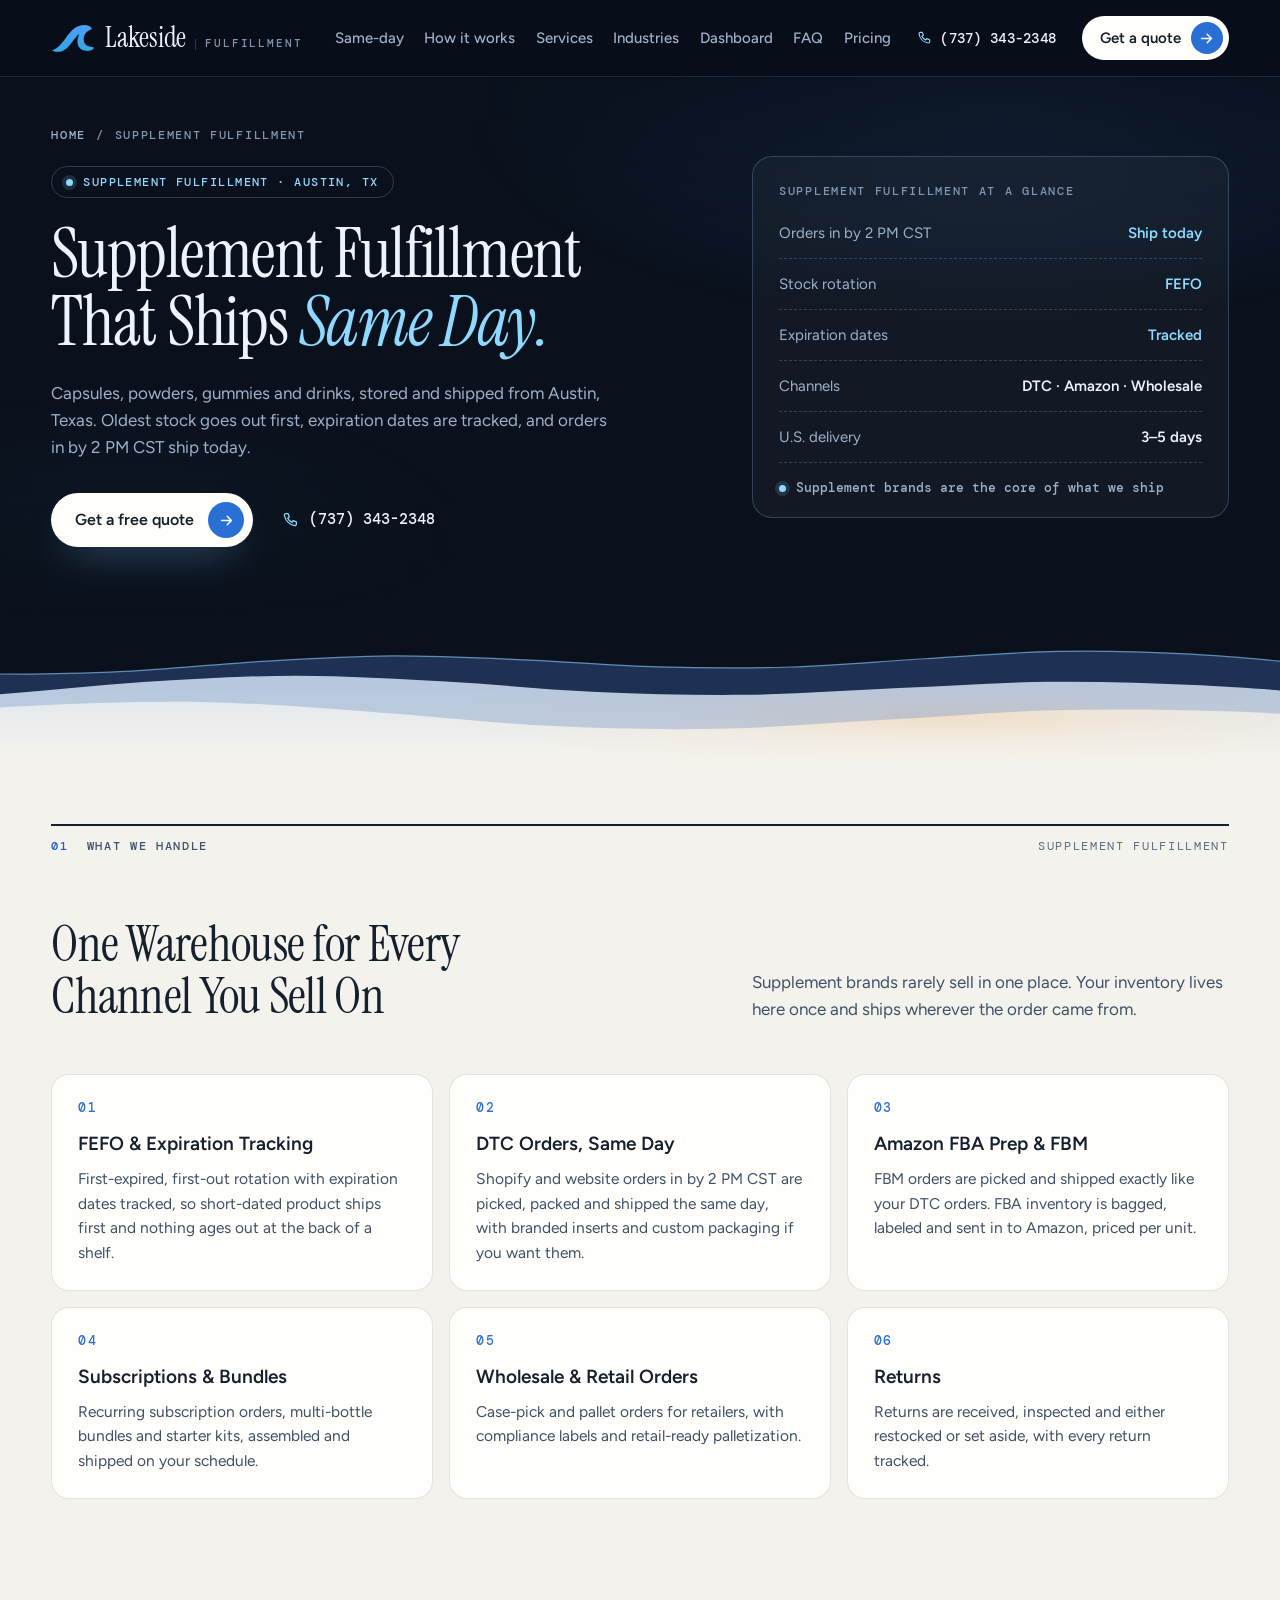
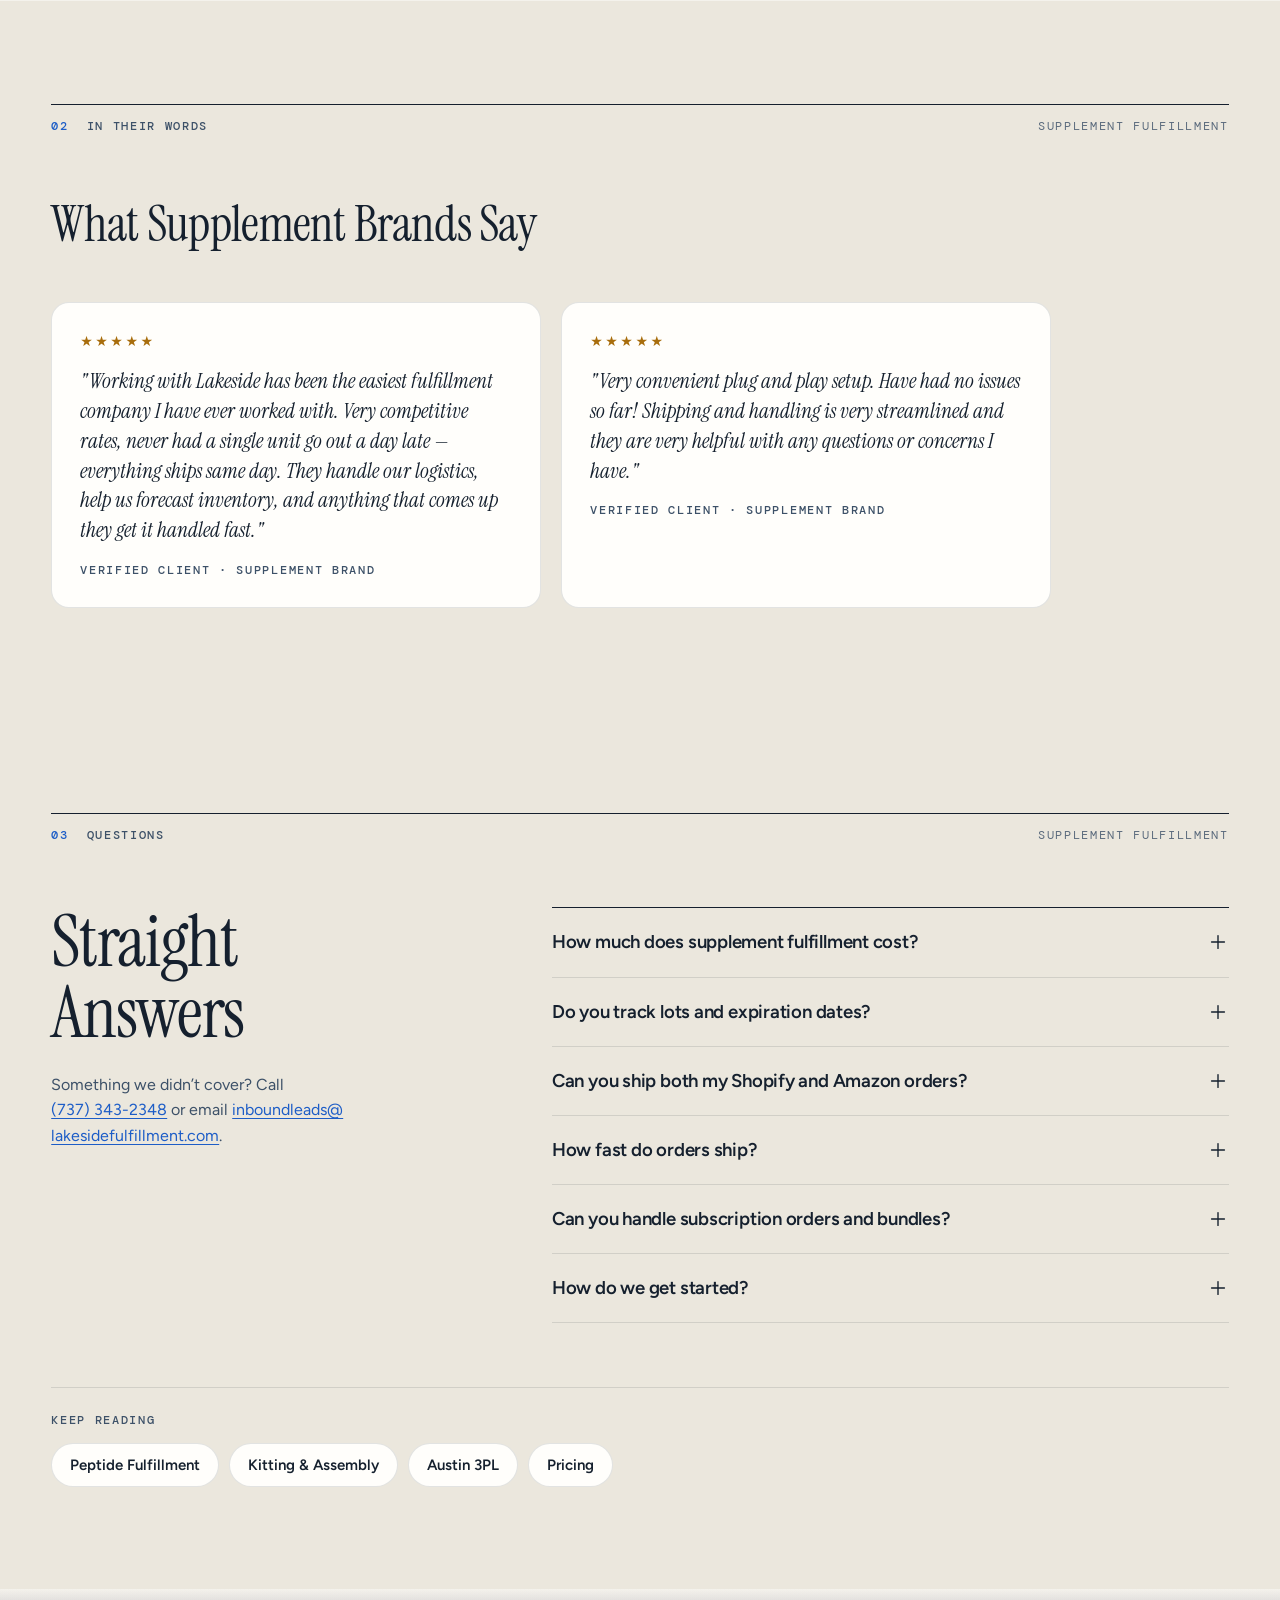
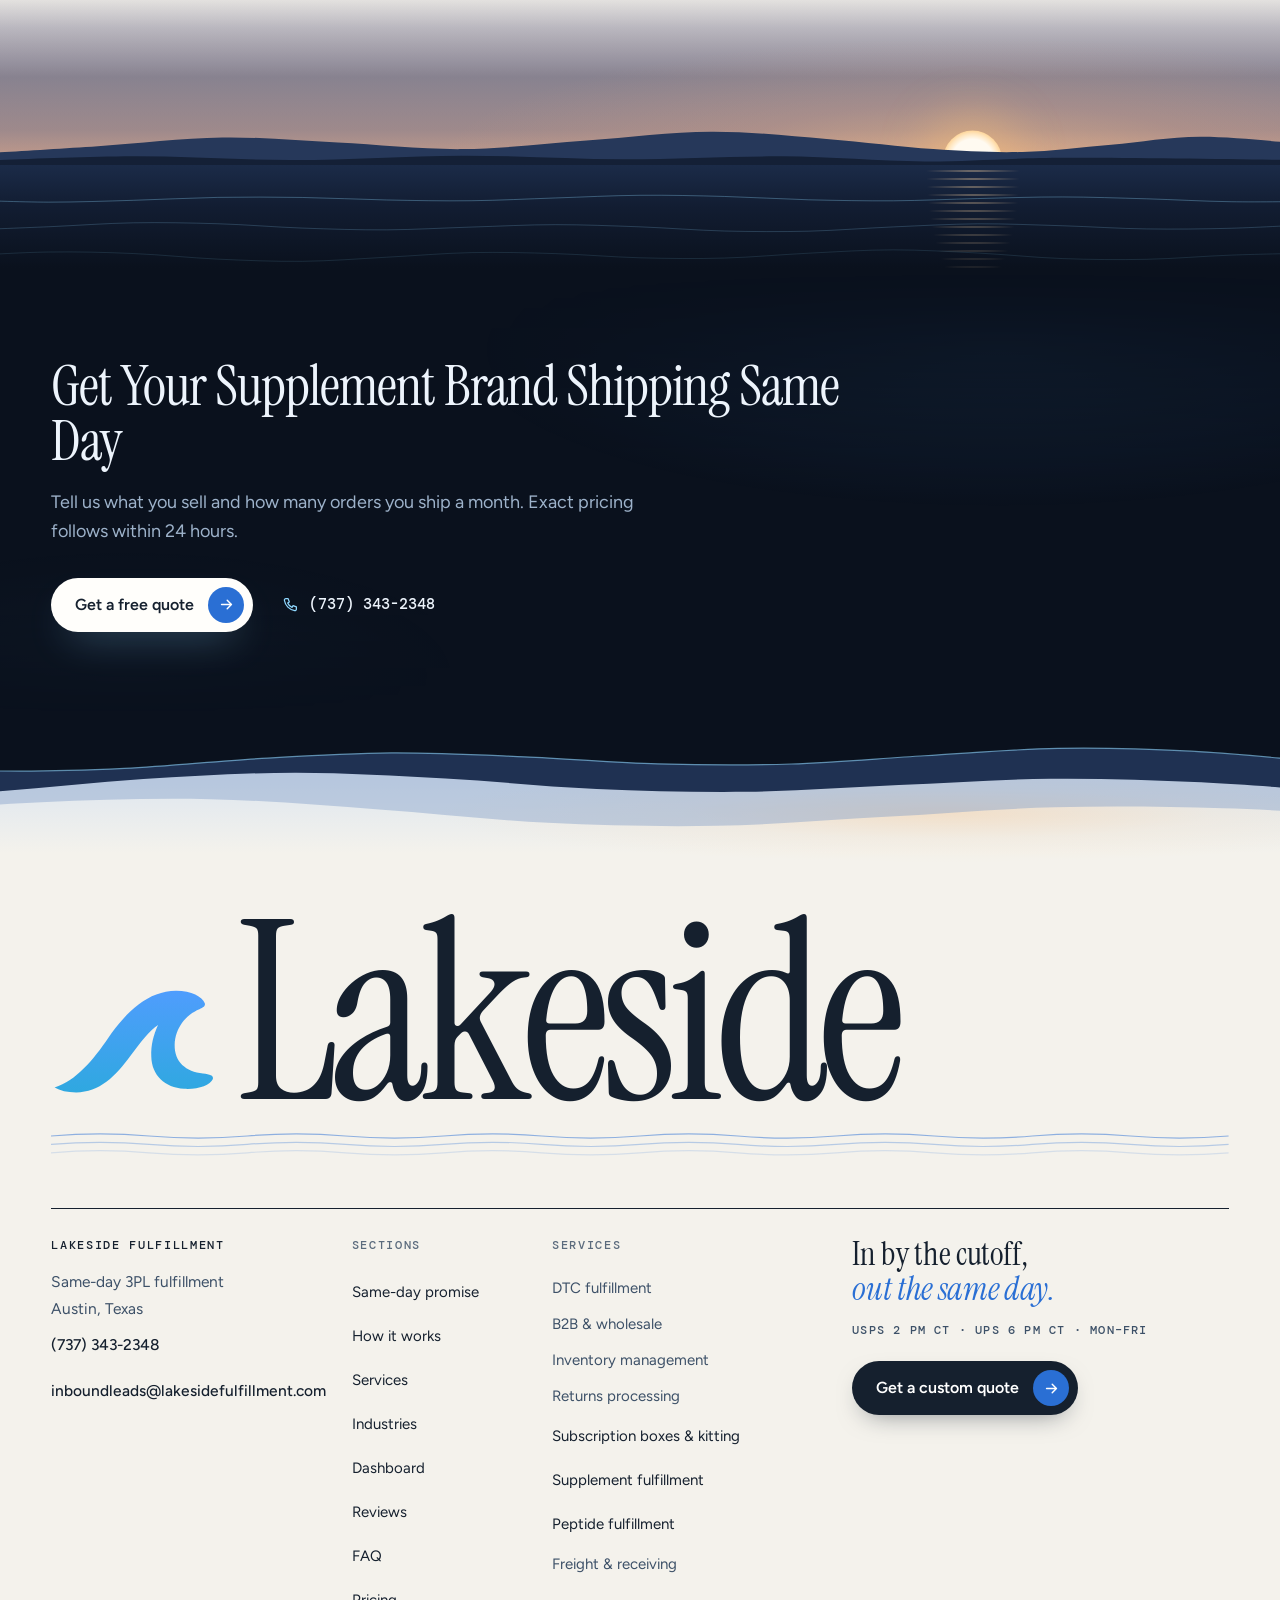
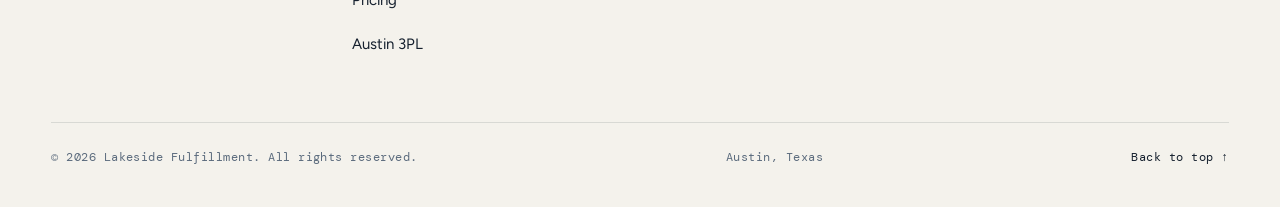
<file: supplement-fulfillment/index.html>
<!DOCTYPE html>
<html lang="en" class="on-night">
<head>
<meta charset="utf-8">
<meta name="viewport" content="width=device-width, initial-scale=1, viewport-fit=cover">
<title>Supplement Fulfillment & 3PL in Austin, TX | Lakeside Fulfillment</title>
<meta name="description" content="Supplement fulfillment from Austin, TX: same-day DTC shipping, FEFO rotation, expiration tracking, Amazon FBA prep and FBM, subscriptions and wholesale orders.">
<link rel="canonical" href="https://lakesidefulfillment.com/supplement-fulfillment/">
<meta name="theme-color" content="#0a111d">
<link rel="icon" type="image/png" sizes="64x64" href="/assets/lakeside-wave-64.png">
<link rel="icon" type="image/png" sizes="192x192" href="/assets/lakeside-wave-192.png">
<link rel="apple-touch-icon" href="/assets/lakeside-wave-192.png">
<meta property="og:type" content="website">
<meta property="og:site_name" content="Lakeside Fulfillment">
<meta property="og:title" content="Supplement Fulfillment & 3PL in Austin, TX | Lakeside Fulfillment">
<meta property="og:description" content="Supplement fulfillment from Austin, TX: same-day DTC shipping, FEFO rotation, expiration tracking, Amazon FBA prep and FBM, subscriptions and wholesale orders.">
<meta property="og:url" content="https://lakesidefulfillment.com/supplement-fulfillment/">
<meta property="og:image" content="https://lakesidefulfillment.com/assets/lakeside-wave-512.png">
<script type="application/ld+json">[{"@context": "https://schema.org", "@type": "Service", "name": "Supplement Fulfillment That Ships Same Day.", "serviceType": "Dietary supplement order fulfillment", "description": "Supplement fulfillment from Austin, TX: same-day DTC shipping, FEFO rotation, expiration tracking, Amazon FBA prep and FBM, subscriptions and wholesale orders.", "url": "https://lakesidefulfillment.com/supplement-fulfillment/", "areaServed": {"@type": "Country", "name": "United States"}, "provider": {"@type": "Organization", "name": "Lakeside Fulfillment", "url": "https://lakesidefulfillment.com/", "telephone": "+1-737-343-2348", "address": {"@type": "PostalAddress", "streetAddress": "3100 Scott Dr, STE 201", "addressLocality": "Austin", "addressRegion": "TX", "postalCode": "78734", "addressCountry": "US"}}}, {"@context": "https://schema.org", "@type": "FAQPage", "mainEntity": [{"@type": "Question", "name": "How much does supplement fulfillment cost?", "acceptedAnswer": {"@type": "Answer", "text": "Most supplement orders fall in our light or medium pick-and-pack tier depending on bottle size and weight. Our published ranges are on the pricing page, and we send an exact quote for your product within 24 hours."}}, {"@type": "Question", "name": "Do you track lots and expiration dates?", "acceptedAnswer": {"@type": "Answer", "text": "We rotate stock first-expired, first-out and track expiration dates so the oldest product ships first."}}, {"@type": "Question", "name": "Can you ship both my Shopify and Amazon orders?", "acceptedAnswer": {"@type": "Answer", "text": "Yes. Amazon FBM orders are picked and shipped from the same inventory as your Shopify orders, at the same rate. We also prep and send inventory in to Amazon FBA, priced per unit."}}, {"@type": "Question", "name": "How fast do orders ship?", "acceptedAnswer": {"@type": "Answer", "text": "Orders received by 2 PM CST ship the same day. From Austin, Texas most U.S. addresses receive their order in 3 to 5 days."}}, {"@type": "Question", "name": "Can you handle subscription orders and bundles?", "acceptedAnswer": {"@type": "Answer", "text": "Yes. We assemble bundles, starter kits and recurring subscription shipments. See kitting and assembly for details."}}, {"@type": "Question", "name": "How do we get started?", "acceptedAnswer": {"@type": "Answer", "text": "Request a quote, and we will send pricing within 24 hours. Onboarding can be done in as little as two weeks."}}]}, {"@context": "https://schema.org", "@type": "BreadcrumbList", "itemListElement": [{"@type": "ListItem", "position": 1, "name": "Home", "item": "https://lakesidefulfillment.com/"}, {"@type": "ListItem", "position": 2, "name": "Supplement Fulfillment", "item": "https://lakesidefulfillment.com/supplement-fulfillment/"}]}]</script>
<!-- Google tag (gtag.js): GA4 G-BYE6PHLJ33 (Nick, 11-12), on every page -->
<script async src="https://www.googletagmanager.com/gtag/js?id=G-BYE6PHLJ33"></script>
<script>
  window.dataLayer = window.dataLayer || [];
  function gtag(){dataLayer.push(arguments);}
  gtag('js', new Date());
  gtag('config', 'G-BYE6PHLJ33');
</script>
<link rel="preconnect" href="https://fonts.googleapis.com">
<link rel="preconnect" href="https://fonts.gstatic.com" crossorigin>
<link rel="stylesheet" href="https://fonts.googleapis.com/css2?family=DM+Mono:wght@400;500&family=Figtree:wght@400;500;600;700&family=Instrument+Serif:ital@0;1&display=swap">
<link rel="stylesheet" href="/assets/site.css">
</head>
<body class="subpage lp">
<a class="skip" href="#main">Skip to content</a>

<svg class="sprite" aria-hidden="true" focusable="false" width="0" height="0">
  <defs>
    <linearGradient id="wave-g" x1="0" y1="0" x2="0" y2="1"><stop offset="0" stop-color="#4f9dfd"/><stop offset="1" stop-color="#2fa8e0"/></linearGradient>
    <symbol id="wave" viewBox="72 134 370 242"><path fill="url(#wave-g)" d="M80 357C128 342 166 296 200 246C242 186 288 143 350 142C385 142 408 155 414 170C416 176 410 180 402 183C372 195 348 225 347 262C346 300 372 322 410 326C425 328 434 330 432 338C426 352 398 362 368 360C325 357 296 330 295 288C294 262 300 240 310 218C292 230 272 255 250 285C215 333 180 368 128 368C108 368 92 364 80 357Z"/></symbol>
    <symbol id="i-arrow" viewBox="0 0 24 24"><path d="M5 12h14M13 6l6 6-6 6"/></symbol>
    <symbol id="i-ext" viewBox="0 0 24 24"><path d="M7 17 17 7M9 7h8v8"/></symbol>
    <symbol id="i-phone" viewBox="0 0 24 24"><path d="M6.5 3.5h3l1.6 4.4-2.2 1.4a11 11 0 0 0 5.8 5.8l1.4-2.2 4.4 1.6v3a2 2 0 0 1-2.2 2A16.5 16.5 0 0 1 4.5 5.7a2 2 0 0 1 2-2.2z"/></symbol>
    <symbol id="i-mail" viewBox="0 0 24 24"><rect x="3.5" y="5.5" width="17" height="13" rx="2"/><path d="m4 7 8 6 8-6"/></symbol>
    <symbol id="i-check" viewBox="0 0 24 24"><path d="m5 12.5 4.2 4.2L19 7"/></symbol>
    <symbol id="i-plus" viewBox="0 0 24 24"><path d="M12 5v14M5 12h14"/></symbol>
    <symbol id="i-menu" viewBox="0 0 24 24"><path d="M4 9h16M4 15h16"/></symbol>
    <symbol id="i-close" viewBox="0 0 24 24"><path d="M6 6l12 12M18 6 6 18"/></symbol>
    <symbol id="i-receive" viewBox="0 0 32 32"><path d="M16 4v13M11 12l5 5 5-5M5 17v9h22v-9M5 21h6l1.5 2h7l1.5-2h6"/></symbol>
    <symbol id="i-store" viewBox="0 0 32 32"><path d="M5 4v24M27 4v24M5 11h22M5 19h22M5 27h22M8 7h6v4H8zM17 14h7v5h-7zM9 22h5v5H9z"/></symbol>
    <symbol id="i-pack" viewBox="0 0 32 32"><path d="M4 10 16 5l12 5-12 5zM4 10v12l12 6 12-6V10M16 15v13M10 7.5l12 5v4"/></symbol>
    <symbol id="i-truck" viewBox="0 0 32 32"><path d="M3 8h16v14H3zM19 12h5l4 5v5h-9M7 25.5a2.5 2.5 0 1 0 0-.01M22 25.5a2.5 2.5 0 1 0 0-.01"/></symbol>
    <symbol id="i-track" viewBox="0 0 32 32"><path d="M4 5v22h24M8 20l5-6 4 4 7-9"/><circle cx="24" cy="9" r="1.6"/></symbol>
    <symbol id="c-bottle" viewBox="0 0 24 24"><path d="M7.5 2.5h9v3.5h-9zM6.5 6h11v13.5a2 2 0 0 1-2 2h-7a2 2 0 0 1-2-2zM6.5 10.5h11v6h-11"/></symbol>
    <symbol id="c-beauty" viewBox="0 0 24 24"><path d="M10.5 2.5h3v4h-3zM9 6.5h6l1 3v10.5a1.5 1.5 0 0 1-1.5 1.5h-5A1.5 1.5 0 0 1 8 20V9.5zM8 13h8"/></symbol>
    <symbol id="c-food" viewBox="0 0 24 24"><path d="M6 6h12l-1.4 14a1.5 1.5 0 0 1-1.5 1.4H8.9a1.5 1.5 0 0 1-1.5-1.4zM6.4 10h11.2M9 2.5c0 1.2 1 1.3 1 2.5M13 2.5c0 1.2 1 1.3 1 2.5"/></symbol>
    <symbol id="c-apparel" viewBox="0 0 24 24"><path d="M9 3.5 3.5 6.5l2 4 2.5-1.2V20.5h8V9.3l2.5 1.2 2-4L15 3.5a3 3 0 0 1-6 0z"/></symbol>
    <symbol id="c-pet" viewBox="0 0 24 24"><path d="M8 16.5c0-2.4 1.8-4.5 4-4.5s4 2.1 4 4.5-1.8 4-4 4-4-1.6-4-4z"/><circle cx="5.5" cy="11" r="1.8"/><circle cx="9.2" cy="6.5" r="1.8"/><circle cx="14.8" cy="6.5" r="1.8"/><circle cx="18.5" cy="11" r="1.8"/></symbol>
    <symbol id="c-other" viewBox="0 0 24 24"><path d="m12 3 8.5 4.5v9L12 21l-8.5-4.5v-9zM3.5 7.5 12 12l8.5-4.5M12 12v9"/></symbol>
    <symbol id="i-snow" viewBox="0 0 24 24"><path d="M12 3v18M4.2 7.5l15.6 9M4.2 16.5l15.6-9M9.5 4.5 12 6l2.5-1.5M9.5 19.5 12 18l2.5 1.5"/></symbol>
  </defs>
</svg>

<header class="hdr" id="hdr">
  <div class="wrap hdr-in">
    <a class="brand" href="/" aria-label="Lakeside Fulfillment — home">
      <svg class="mark" width="44" height="29" aria-hidden="true"><use href="#wave"/></svg>
      <span class="wm"><span class="wm-1">Lakeside</span><span class="wm-2">Fulfillment</span></span>
    </a>
    <nav class="nav" aria-label="Primary">
      <ul>
        <li><a href="/#promise">Same-day</a></li>
        <li><a href="/#how">How it works</a></li>
        <li><a href="/#services">Services</a></li>
        <li><a href="/#industries">Industries</a></li>
        <li><a href="/#visibility">Dashboard</a></li>
        <li><a href="/#faq">FAQ</a></li>
        <li><a href="/pricing/">Pricing</a></li>
      </ul>
    </nav>
    <a class="hdr-tel" href="tel:+17373432348"><svg class="ic" aria-hidden="true"><use href="#i-phone"/></svg>(737) 343-2348</a>
    <a class="btn btn-ink btn-sm hdr-cta" href="/quote/?sell=Supplements%20%26%20vitamins&amp;from=supplement-fulfillment">Get a quote<span class="chip" aria-hidden="true"><svg class="ic"><use href="#i-arrow"/></svg></span></a>
    <a class="menu-btn" id="menu-btn" href="#site-map" aria-controls="sheet" aria-expanded="false"><span>Menu</span><svg class="ic" aria-hidden="true"><use href="#i-menu"/></svg></a>
  </div>
</header>

<div class="sheet" id="sheet" role="dialog" aria-modal="true" aria-label="Site menu" hidden>
  <div class="sheet-top">
    <a class="brand" href="/" data-close><svg class="mark" width="44" height="29" aria-hidden="true"><use href="#wave"/></svg><span class="wm"><span class="wm-1">Lakeside</span><span class="wm-2">Fulfillment</span></span></a>
    <button class="sheet-x" type="button" data-close aria-label="Close menu"><svg class="ic" aria-hidden="true"><use href="#i-close"/></svg></button>
  </div>
  <nav aria-label="Menu">
  <ol class="sheet-nav">
    <li style="--i:0"><a href="/#promise" data-close><span>01</span>Same-day promise</a></li>
    <li style="--i:1"><a href="/#how" data-close><span>02</span>How it works</a></li>
    <li style="--i:2"><a href="/#services" data-close><span>03</span>Services</a></li>
    <li style="--i:3"><a href="/#industries" data-close><span>04</span>Industries</a></li>
    <li style="--i:4"><a href="/#visibility" data-close><span>05</span>Dashboard</a></li>
    <li style="--i:5"><a href="/#reviews" data-close><span>06</span>Reviews</a></li>
    <li style="--i:6"><a href="/#faq" data-close><span>07</span>FAQ</a></li>
    <li style="--i:7"><a href="/pricing/" data-close><span>08</span>Pricing</a></li>
  </ol>
  </nav>
  <div class="sheet-foot">
    <a class="btn btn-ink btn-block" href="/quote/?sell=Supplements%20%26%20vitamins&amp;from=supplement-fulfillment" data-close>Get a custom quote<span class="chip" aria-hidden="true"><svg class="ic"><use href="#i-arrow"/></svg></span></a>
    <div class="sheet-contact">
      <a href="tel:+17373432348"><svg class="ic" aria-hidden="true"><use href="#i-phone"/></svg>(737) 343-2348</a>
      <a href="mailto:inboundleads@lakesidefulfillment.com"><svg class="ic" aria-hidden="true"><use href="#i-mail"/></svg><span>inboundleads@<wbr>lakesidefulfillment.com</span></a>
    </div>
    <p class="mono-s">Same-day 3PL · Austin, Texas</p>
  </div>
</div>

<main id="main">

<section class="night lp-hero" aria-labelledby="lp-h">
  <div class="wrap lp-hero-in">
    <div class="lp-hero-copy">
      <nav class="lp-crumbs" aria-label="Breadcrumb"><a href="/">Home</a><span aria-hidden="true">/</span><span aria-current="page">Supplement Fulfillment</span></nav>
      <p class="lp-badge">Supplement Fulfillment &middot; Austin, TX</p>
      <h1 id="lp-h" class="display lp-h">Supplement Fulfillment<br>That Ships <em>Same Day.</em></h1>
      <p class="lp-sub">Capsules, powders, gummies and drinks, stored and shipped from Austin, Texas. Oldest stock goes out first, expiration dates are tracked, and orders in by 2 PM CST ship today.</p>
      <div class="lp-actions"><a class="btn btn-ice" href="/quote/?sell=Supplements%20%26%20vitamins&amp;from=supplement-fulfillment">Get a free quote<span class="chip" aria-hidden="true"><svg class="ic"><use href="#i-arrow"/></svg></span></a><a class="lp-call" href="tel:+17373432348"><svg class="ic" aria-hidden="true"><use href="#i-phone"/></svg>(737) 343-2348</a></div>
    </div>
    <aside class="lp-board" aria-label="Supplement fulfillment at a glance">
      <p class="lp-board-k">Supplement fulfillment at a glance</p>
      <dl>
        <div class="lp-row"><dt>Orders in by 2 PM CST</dt><dd class="sky">Ship today</dd></div>
        <div class="lp-row"><dt>Stock rotation</dt><dd class="green">FEFO</dd></div>
        <div class="lp-row"><dt>Expiration dates</dt><dd class="green">Tracked</dd></div>
        <div class="lp-row"><dt>Channels</dt><dd>DTC &middot; Amazon &middot; Wholesale</dd></div>
        <div class="lp-row"><dt>U.S. delivery</dt><dd>3&ndash;5 days</dd></div>
      </dl>
      <p class="lp-board-f"><span class="lp-dot" aria-hidden="true"></span>Supplement brands are the core of what we ship</p>
    </aside>
  </div>
</section>

<!-- dawn: night into day -->
<div class="sky dawn" data-edge=".5" aria-hidden="true" data-play><div class="d-light"></div><div class="d-glow"></div><svg class="d-waves" viewBox="0 0 1440 120" preserveAspectRatio="none" aria-hidden="true" focusable="false"><g class="w3"><path class="w-drift" d="M-160 88.9C-128.3 86.9 -33.3 79.5 30 76.9C93.3 74.4 156.7 72.5 220 73.8C283.3 75 346.7 80.3 410 84.4C473.3 88.5 536.7 95.5 600 98.4C663.3 101.2 726.7 102.6 790 101.5C853.3 100.5 916.7 95.3 980 92.1C1043.3 88.9 1106.7 83.7 1170 82.2C1233.3 80.7 1296.7 81.5 1360 83.2C1423.3 84.9 1518.3 90.9 1550 92.4L1550 -20H-160Z"/></g><g class="w2"><path class="w-drift" d="M-160 77C-131.7 75.9 -46.7 73.8 10 70.5C66.7 67.2 123.3 60.5 180 57.2C236.7 53.9 293.3 50.7 350 50.6C406.7 50.5 463.3 53.9 520 56.7C576.7 59.6 633.3 65.2 690 67.5C746.7 69.8 803.3 71.1 860 70.5C916.7 69.8 973.3 65.8 1030 63.5C1086.7 61.2 1143.3 57.4 1200 56.9C1256.7 56.4 1313.3 58.1 1370 60.6C1426.7 63.1 1511.7 69.9 1540 71.8L1540 -20H-160Z"/></g><g class="w1"><path d="M-160 43.1C-135 44.6 -60 50.9 -10 51.9C40 53 90 51.5 140 49.4C190 47.3 240 42 290 39.3C340 36.6 390 33.7 440 33.3C490 33 540 35.4 590 37.3C640 39.1 690 43.4 740 44.6C790 45.9 840 46.2 890 44.8C940 43.4 990 38.9 1040 36.2C1090 33.5 1140 29.3 1190 28.5C1240 27.7 1290 29 1340 31.4C1390 33.8 1465 41 1490 43L1490 -20H-160Z"/><path class="w-foam" d="M-160 43.1C-135 44.6 -60 50.9 -10 51.9C40 53 90 51.5 140 49.4C190 47.3 240 42 290 39.3C340 36.6 390 33.7 440 33.3C490 33 540 35.4 590 37.3C640 39.1 690 43.4 740 44.6C790 45.9 840 46.2 890 44.8C940 43.4 990 38.9 1040 36.2C1090 33.5 1140 29.3 1190 28.5C1240 27.7 1290 29 1340 31.4C1390 33.8 1465 41 1490 43"/></g></svg></div>

<section class="sec lp-sec" aria-labelledby="lp-s1">
  <div class="wrap">
    <div class="runhead"><span>01</span><span>What We Handle</span><span class="rh-r">Supplement Fulfillment</span></div>
    <div class="lp-head"><h2 id="lp-s1" class="lp-title">One Warehouse for Every Channel You Sell On</h2><p class="lp-lede">Supplement brands rarely sell in one place. Your inventory lives here once and ships wherever the order came from.</p></div>
    <ul class="lp-cards"><li class="lp-card"><span class="lp-n">01</span><h3>FEFO &amp; Expiration Tracking</h3><p>First-expired, first-out rotation with expiration dates tracked, so short-dated product ships first and nothing ages out at the back of a shelf.</p></li><li class="lp-card"><span class="lp-n">02</span><h3>DTC Orders, Same Day</h3><p>Shopify and website orders in by 2 PM CST are picked, packed and shipped the same day, with branded inserts and custom packaging if you want them.</p></li><li class="lp-card"><span class="lp-n">03</span><h3>Amazon FBA Prep &amp; FBM</h3><p>FBM orders are picked and shipped exactly like your DTC orders. FBA inventory is bagged, labeled and sent in to Amazon, priced per unit.</p></li><li class="lp-card"><span class="lp-n">04</span><h3>Subscriptions &amp; Bundles</h3><p>Recurring subscription orders, multi-bottle bundles and starter kits, assembled and shipped on your schedule.</p></li><li class="lp-card"><span class="lp-n">05</span><h3>Wholesale &amp; Retail Orders</h3><p>Case-pick and pallet orders for retailers, with compliance labels and retail-ready palletization.</p></li><li class="lp-card"><span class="lp-n">06</span><h3>Returns</h3><p>Returns are received, inspected and either restocked or set aside, with every return tracked.</p></li></ul>
  </div>
</section>

<section class="sec lp-sec alt" aria-labelledby="lp-s2">
  <div class="wrap">
    <div class="runhead"><span>02</span><span>In Their Words</span><span class="rh-r">Supplement Fulfillment</span></div>
    <div class="lp-head"><h2 id="lp-s2" class="lp-title">What Supplement Brands Say</h2></div>
    <div class="lp-quotes"><figure class="lp-quote"><p class="lp-stars" aria-label="5 out of 5 stars">&#9733;&#9733;&#9733;&#9733;&#9733;</p><blockquote><p>"Working with Lakeside has been the easiest fulfillment company I have ever worked with. Very competitive rates, never had a single unit go out a day late &mdash; everything ships same day. They handle our logistics, help us forecast inventory, and anything that comes up they get it handled fast."</p></blockquote><figcaption>Verified Client · Supplement Brand</figcaption></figure><figure class="lp-quote"><p class="lp-stars" aria-label="5 out of 5 stars">&#9733;&#9733;&#9733;&#9733;&#9733;</p><blockquote><p>"Very convenient plug and play setup. Have had no issues so far! Shipping and handling is very streamlined and they are very helpful with any questions or concerns I have."</p></blockquote><figcaption>Verified Client · Supplement Brand</figcaption></figure></div>
  </div>
</section>

<section class="sec lp-sec alt faq" aria-labelledby="lp-s3">
  <div class="wrap">
    <div class="runhead"><span>03</span><span>Questions</span><span class="rh-r">Supplement Fulfillment</span></div>
    <div class="faq-grid">
      <div class="faq-head">
        <h2 id="lp-s3" class="display">Straight Answers</h2>
        <p>Something we didn’t cover? Call <a href="tel:+17373432348">(737) 343-2348</a> or email <a href="mailto:inboundleads@lakesidefulfillment.com">inboundleads@<wbr>lakesidefulfillment.com</a>.</p>
      </div>
      <div class="qa">
        <details><summary><span>How much does supplement fulfillment cost?</span><svg class="ic pm" aria-hidden="true"><use href="#i-plus"/></svg></summary><div class="ans"><p>Most supplement orders fall in our light or medium pick-and-pack tier depending on bottle size and weight. Our published ranges are on the <a href="/pricing/">pricing page</a>, and we send an exact quote for your product within 24 hours.</p></div></details>
        <details><summary><span>Do you track lots and expiration dates?</span><svg class="ic pm" aria-hidden="true"><use href="#i-plus"/></svg></summary><div class="ans"><p>We rotate stock first-expired, first-out and track expiration dates so the oldest product ships first.</p></div></details>
        <details><summary><span>Can you ship both my Shopify and Amazon orders?</span><svg class="ic pm" aria-hidden="true"><use href="#i-plus"/></svg></summary><div class="ans"><p>Yes. Amazon FBM orders are picked and shipped from the same inventory as your Shopify orders, at the same rate. We also prep and send inventory in to Amazon FBA, priced per unit.</p></div></details>
        <details><summary><span>How fast do orders ship?</span><svg class="ic pm" aria-hidden="true"><use href="#i-plus"/></svg></summary><div class="ans"><p>Orders received by 2 PM CST ship the same day. From Austin, Texas most U.S. addresses receive their order in 3 to 5 days.</p></div></details>
        <details><summary><span>Can you handle subscription orders and bundles?</span><svg class="ic pm" aria-hidden="true"><use href="#i-plus"/></svg></summary><div class="ans"><p>Yes. We assemble bundles, starter kits and recurring subscription shipments. See <a href="/kitting-assembly/">kitting and assembly</a> for details.</p></div></details>
        <details><summary><span>How do we get started?</span><svg class="ic pm" aria-hidden="true"><use href="#i-plus"/></svg></summary><div class="ans"><p>Request a quote, and we will send pricing within 24 hours. Onboarding can be done in as little as two weeks.</p></div></details>
      </div>
    </div>
    <div class="lp-related"><p>Keep reading</p><ul><li><a href="/peptide-fulfillment/">Peptide Fulfillment</a></li><li><a href="/kitting-assembly/">Kitting & Assembly</a></li><li><a href="/austin-3pl/">Austin 3PL</a></li><li><a href="/pricing/">Pricing</a></li></ul></div>
  </div>
</section>

<!-- dusk: day into night -->
<div class="sky dusk" data-edge=".1" aria-hidden="true" data-play><div class="s-sky"></div><div class="s-dark"></div><div class="s-glow"></div><svg class="s-stars" viewBox="0 0 1440 200" preserveAspectRatio="xMidYMid slice" aria-hidden="true" focusable="false"><circle cx="20.1" cy="142.7" r="0.9"/><circle class="st-tw" cx="314.8" cy="107.5" r="1.2"/><circle cx="481" cy="111.6" r="1.4"/><circle class="st-tw" cx="780" cy="99.6" r="1.3"/><circle cx="1163.5" cy="31.7" r="1"/><circle class="st-tw" cx="1011.1" cy="102" r="0.7"/><circle cx="977.5" cy="63.9" r="1.6"/><circle class="st-tw" cx="1150.4" cy="17.8" r="1.2"/><circle cx="1312.4" cy="100.3" r="1.3"/><circle class="st-tw" cx="828.4" cy="141.1" r="1.6"/><circle cx="541.1" cy="44.2" r="1.5"/><circle class="st-tw" cx="485.2" cy="21" r="0.9"/><circle cx="619.9" cy="38.7" r="1.6"/><circle class="st-tw" cx="800.3" cy="107.5" r="1.6"/><circle cx="102.1" cy="35.8" r="1.2"/><circle class="st-tw" cx="732.3" cy="56.8" r="0.8"/><circle cx="1292.6" cy="11.4" r="1"/><circle class="st-tw" cx="501.8" cy="96.2" r="1.6"/><circle cx="740.8" cy="22.5" r="1"/><circle class="st-tw" cx="417" cy="48.4" r="1.1"/><circle cx="485.6" cy="74" r="1.3"/><circle class="st-tw" cx="346.5" cy="140" r="1.1"/><circle cx="1228.2" cy="91.1" r="1.3"/><circle class="st-tw" cx="742.7" cy="69.7" r="1.4"/><circle cx="1335.4" cy="53.1" r="1.4"/><circle class="st-tw" cx="371.6" cy="83" r="1"/><circle cx="482.8" cy="52.3" r="1.5"/><circle class="st-tw" cx="1248.6" cy="16.6" r="1.5"/><circle cx="128.8" cy="54.6" r="0.8"/><circle class="st-tw" cx="129" cy="157.3" r="0.8"/><circle cx="905.3" cy="20.1" r="1.1"/><circle class="st-tw" cx="850.1" cy="19.4" r="1.6"/><circle cx="1258.4" cy="137" r="1.6"/><circle class="st-tw" cx="1290.9" cy="113.2" r="0.9"/></svg><div class="s-sun"></div><svg class="s-hills" viewBox="0 0 1440 60" preserveAspectRatio="none" aria-hidden="true" focusable="false"><path class="s-far" d="M-20 42C1.7 40.3 65 35.7 110 32C155 28.3 205 20.8 250 20C295 19.2 335 24.3 380 27C425 29.7 473.3 36.5 520 36C566.7 35.5 613.3 28 660 24C706.7 20 755 12.3 800 12C845 11.7 888.3 18 930 22C971.7 26 1013.3 33 1050 36C1086.7 39 1116.7 41 1150 40C1183.3 39 1216.7 33.5 1250 30C1283.3 26.5 1315 19.3 1350 19C1385 18.7 1441.7 26.5 1460 28L1460 61H-20Z"/><path class="s-near" d="M-20 52C8.3 51 91.7 46.2 150 46C208.3 45.8 268.3 51.2 330 51C391.7 50.8 458.3 45.2 520 45C581.7 44.8 640 49.8 700 50C760 50.2 823.3 45.5 880 46C936.7 46.5 986.7 52.7 1040 53C1093.3 53.3 1130 48.3 1200 48C1270 47.7 1416.7 50.5 1460 51L1460 61H-20Z"/></svg><div class="s-lake"></div><div class="s-ref"></div><svg class="s-rips" viewBox="0 0 1440 100" preserveAspectRatio="none" aria-hidden="true" focusable="false"><path class="s-rip" d="M-40 15.6C-24.2 16 23.3 18 55 18.1C86.7 18.1 118.3 16.9 150 15.9C181.7 15 213.3 13 245 12.4C276.7 11.9 308.3 12 340 12.5C371.7 13 403.3 14.9 435 15.5C466.7 16.2 498.3 16.8 530 16.4C561.7 16 593.3 14.2 625 13.1C656.7 12 688.3 10.2 720 9.9C751.7 9.6 783.3 10.4 815 11.3C846.7 12.2 878.3 14.4 910 15.3C941.7 16.1 973.3 16.7 1005 16.5C1036.7 16.2 1068.3 14.6 1100 13.8C1131.7 13 1163.3 11.8 1195 11.9C1226.7 11.9 1258.3 13.2 1290 14.1C1321.7 15.1 1353.3 17.1 1385 17.6C1416.7 18.1 1464.2 17.3 1480 17.2"/><path class="s-rip" d="M-40 51.6C-24.2 50.9 23.3 48.9 55 47.5C86.7 46 118.3 43.4 150 42.8C181.7 42.2 213.3 42.9 245 43.9C276.7 44.9 308.3 47.9 340 49.1C371.7 50.3 403.3 51.4 435 51.2C466.7 51 498.3 48.9 530 47.9C561.7 46.9 593.3 45 625 45C656.7 45 688.3 46.4 720 47.6C751.7 48.9 783.3 51.7 815 52.6C846.7 53.4 878.3 53.6 910 52.8C941.7 51.9 973.3 49.1 1005 47.7C1036.7 46.2 1068.3 44.3 1100 44C1131.7 43.8 1163.3 45.3 1195 46.3C1226.7 47.3 1258.3 49.7 1290 50.1C1321.7 50.6 1353.3 50.2 1385 49.3C1416.7 48.3 1464.2 45.4 1480 44.6"/><path class="s-rip" d="M-40 82.3C-24.2 81.5 23.3 78.1 55 77.7C86.7 77.2 118.3 78 150 79.5C181.7 80.9 213.3 84.6 245 86.2C276.7 87.7 308.3 89.2 340 88.8C371.7 88.5 403.3 85.7 435 83.9C466.7 82.2 498.3 79.1 530 78.4C561.7 77.7 593.3 78.5 625 79.6C656.7 80.6 688.3 83.7 720 84.6C751.7 85.5 783.3 85.9 815 84.9C846.7 84 878.3 80.7 910 79.1C941.7 77.4 973.3 75.1 1005 75.1C1036.7 75.1 1068.3 77.2 1100 78.9C1131.7 80.6 1163.3 84.3 1195 85.5C1226.7 86.8 1258.3 87.1 1290 86.4C1321.7 85.7 1353.3 82.6 1385 81.4C1416.7 80.1 1464.2 79.3 1480 78.9"/></svg></div>

<section class="night lp-cta" aria-labelledby="lp-cta-h">
  <div class="wrap">
    <h2 id="lp-cta-h" class="display">Get Your Supplement Brand Shipping Same Day</h2>
    <p>Tell us what you sell and how many orders you ship a month. Exact pricing follows within 24 hours.</p>
    <div class="lp-actions"><a class="btn btn-ice" href="/quote/?sell=Supplements%20%26%20vitamins&amp;from=supplement-fulfillment">Get a free quote<span class="chip" aria-hidden="true"><svg class="ic"><use href="#i-arrow"/></svg></span></a><a class="lp-call" href="tel:+17373432348"><svg class="ic" aria-hidden="true"><use href="#i-phone"/></svg>(737) 343-2348</a></div>
  </div>
</section>

<!-- dawn: night into day -->
<div class="sky dawn" data-edge=".5" aria-hidden="true" data-play><div class="d-light"></div><div class="d-glow"></div><svg class="d-waves" viewBox="0 0 1440 120" preserveAspectRatio="none" aria-hidden="true" focusable="false"><g class="w3"><path class="w-drift" d="M-160 88.9C-128.3 86.9 -33.3 79.5 30 76.9C93.3 74.4 156.7 72.5 220 73.8C283.3 75 346.7 80.3 410 84.4C473.3 88.5 536.7 95.5 600 98.4C663.3 101.2 726.7 102.6 790 101.5C853.3 100.5 916.7 95.3 980 92.1C1043.3 88.9 1106.7 83.7 1170 82.2C1233.3 80.7 1296.7 81.5 1360 83.2C1423.3 84.9 1518.3 90.9 1550 92.4L1550 -20H-160Z"/></g><g class="w2"><path class="w-drift" d="M-160 77C-131.7 75.9 -46.7 73.8 10 70.5C66.7 67.2 123.3 60.5 180 57.2C236.7 53.9 293.3 50.7 350 50.6C406.7 50.5 463.3 53.9 520 56.7C576.7 59.6 633.3 65.2 690 67.5C746.7 69.8 803.3 71.1 860 70.5C916.7 69.8 973.3 65.8 1030 63.5C1086.7 61.2 1143.3 57.4 1200 56.9C1256.7 56.4 1313.3 58.1 1370 60.6C1426.7 63.1 1511.7 69.9 1540 71.8L1540 -20H-160Z"/></g><g class="w1"><path d="M-160 43.1C-135 44.6 -60 50.9 -10 51.9C40 53 90 51.5 140 49.4C190 47.3 240 42 290 39.3C340 36.6 390 33.7 440 33.3C490 33 540 35.4 590 37.3C640 39.1 690 43.4 740 44.6C790 45.9 840 46.2 890 44.8C940 43.4 990 38.9 1040 36.2C1090 33.5 1140 29.3 1190 28.5C1240 27.7 1290 29 1340 31.4C1390 33.8 1465 41 1490 43L1490 -20H-160Z"/><path class="w-foam" d="M-160 43.1C-135 44.6 -60 50.9 -10 51.9C40 53 90 51.5 140 49.4C190 47.3 240 42 290 39.3C340 36.6 390 33.7 440 33.3C490 33 540 35.4 590 37.3C640 39.1 690 43.4 740 44.6C790 45.9 840 46.2 890 44.8C940 43.4 990 38.9 1040 36.2C1090 33.5 1140 29.3 1190 28.5C1240 27.7 1290 29 1340 31.4C1390 33.8 1465 41 1490 43"/></g></svg></div>

</main>
<footer class="foot" id="site-map">
  <div class="wrap">
    <div class="foot-mark" aria-hidden="true" data-fx="clip"><svg class="mark" width="160" height="105"><use href="#wave"/></svg><span><i style="--k:0">L</i><i style="--k:1">a</i><i style="--k:2">k</i><i style="--k:3">e</i><i style="--k:4">s</i><i style="--k:5">i</i><i style="--k:6">d</i><i style="--k:7">e</i></span></div>
    <svg data-play class="foot-lake" viewBox="0 0 1200 40" preserveAspectRatio="none" aria-hidden="true"><path d="M0 10Q50 4 100 10T200 10T300 10T400 10T500 10T600 10T700 10T800 10T900 10T1000 10T1100 10T1200 10"/><path d="M0 22Q50 16 100 22T200 22T300 22T400 22T500 22T600 22T700 22T800 22T900 22T1000 22T1100 22T1200 22"/><path d="M0 34Q50 28 100 34T200 34T300 34T400 34T500 34T600 34T700 34T800 34T900 34T1000 34T1100 34T1200 34"/></svg>
    <div class="foot-grid">
      <div class="f-nap">
        <h2 class="f-h">Lakeside Fulfillment</h2>
        <address>
          <span>Same-day 3PL fulfillment</span>
          <span>Austin, Texas</span>
          <a href="tel:+17373432348">(737) 343-2348</a>
          <a href="mailto:inboundleads@lakesidefulfillment.com">inboundleads@<wbr>lakesidefulfillment.com</a>
        </address>
      </div>
      <nav class="f-col" aria-label="Sections">
        <h2 class="f-h">Sections</h2>
        <ul><li><a href="/#promise">Same-day promise</a></li><li><a href="/#how">How it works</a></li><li><a href="/#services">Services</a></li><li><a href="/#industries">Industries</a></li><li><a href="/#visibility">Dashboard</a></li><li><a href="/#reviews">Reviews</a></li><li><a href="/#faq">FAQ</a></li><li><a href="/pricing/">Pricing</a></li><li><a href="/austin-3pl/">Austin 3PL</a></li></ul>
      </nav>
      <div class="f-col">
        <h2 class="f-h">Services</h2>
        <ul><li>DTC fulfillment</li><li>B2B &amp; wholesale</li><li>Inventory management</li><li>Returns processing</li><li><a href="/kitting-assembly/">Subscription boxes &amp; kitting</a></li><li><a href="/supplement-fulfillment/">Supplement fulfillment</a></li><li><a href="/peptide-fulfillment/">Peptide fulfillment</a></li><li>Freight &amp; receiving</li></ul>
      </div>
      <div class="f-cta">
        <p class="f-big">In by the cutoff, <em>out the same&nbsp;day.</em></p>
        <p class="f-cuts"><span class="nowrap">USPS <span data-cutoff="usps">2&nbsp;PM&nbsp;CT</span></span> · <span class="nowrap">UPS <span data-cutoff="ups">6&nbsp;PM&nbsp;CT</span></span> · <span class="nowrap">Mon–Fri</span></p>
        <a class="btn btn-ink" href="/quote/?sell=Supplements%20%26%20vitamins&amp;from=supplement-fulfillment">Get a custom quote<span class="chip" aria-hidden="true"><svg class="ic"><use href="#i-arrow"/></svg></span></a>
      </div>
    </div>
    <div class="foot-bot">
      <p>© 2026 Lakeside Fulfillment. All rights reserved.</p>
      <p>Austin, Texas</p>
      <a href="#main">Back to top ↑</a>
    </div>
  </div>
</footer>

<script src="/assets/page.js"></script>
</body>
</html>
</file>
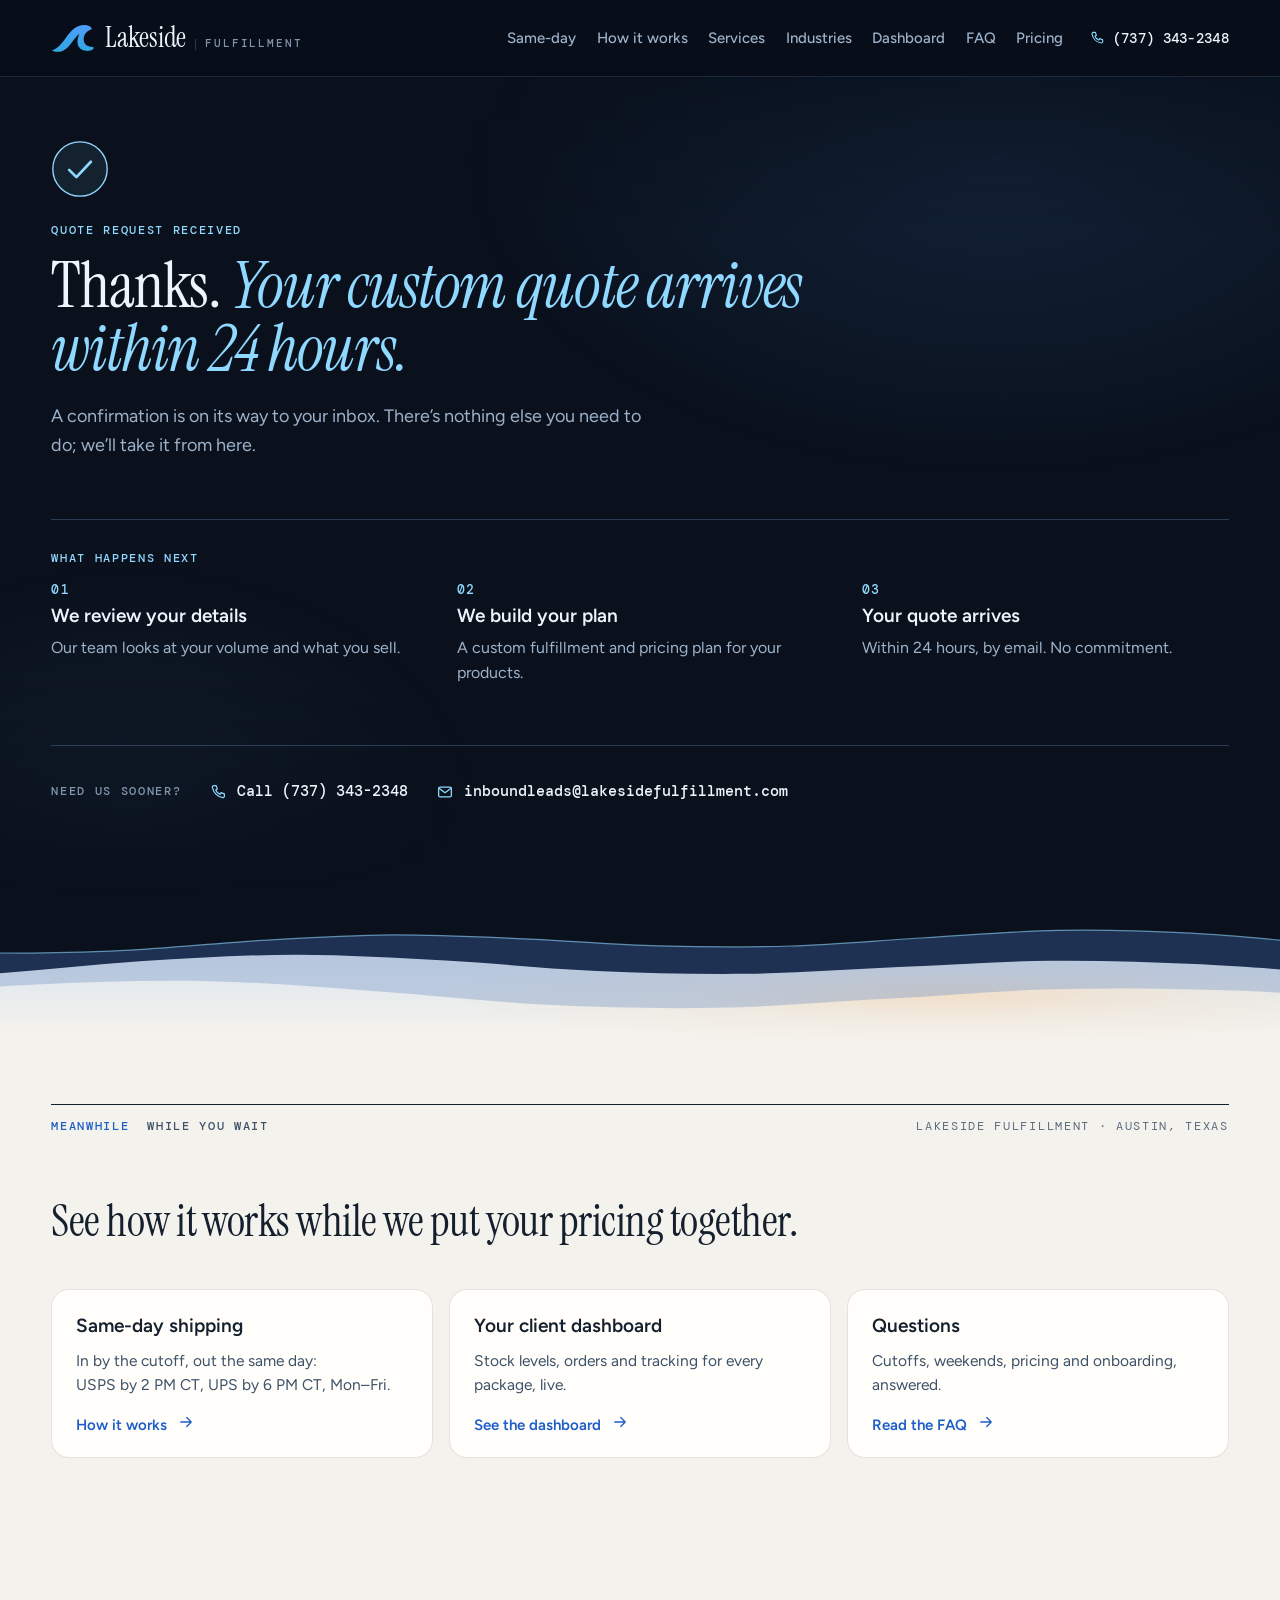
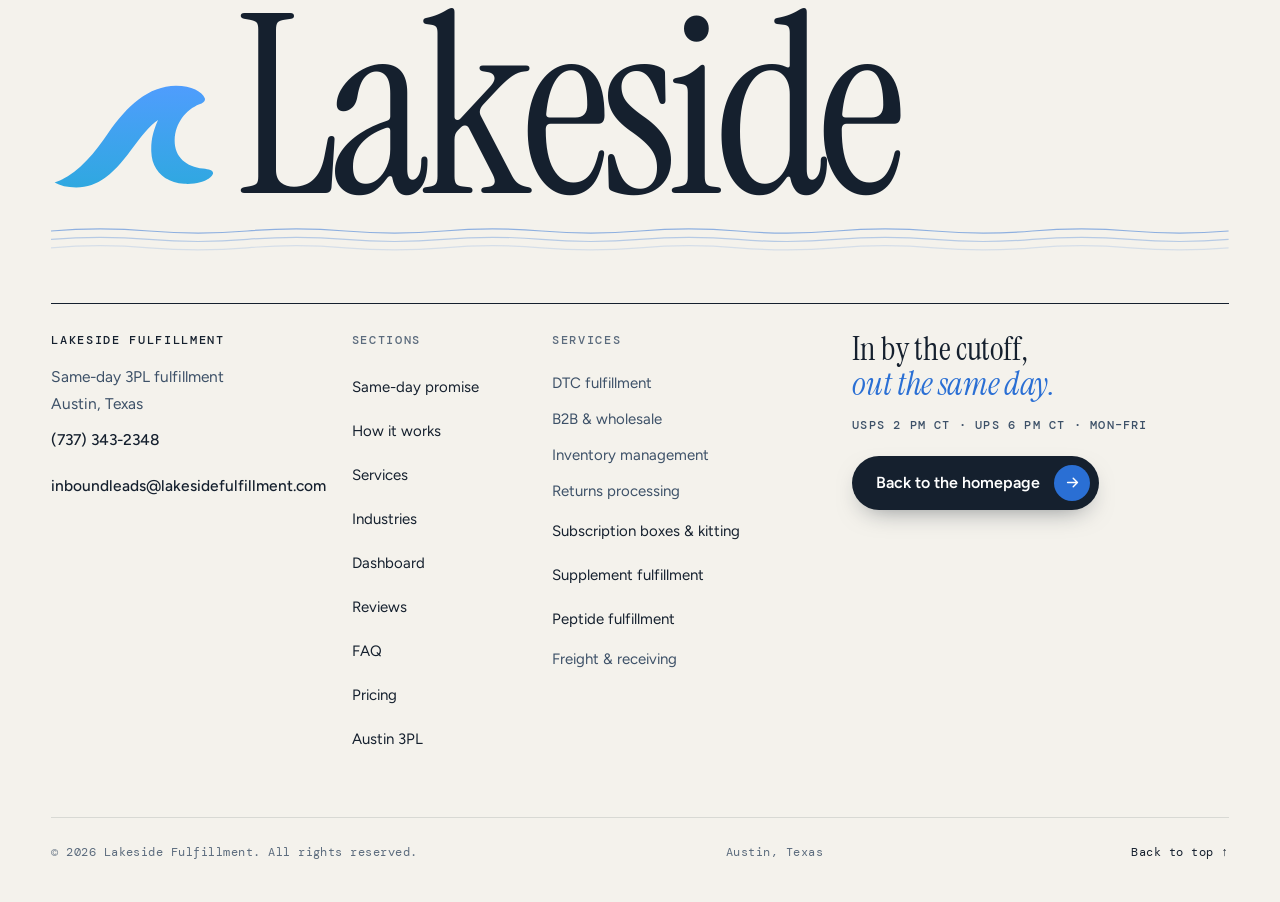
<file: thank-you/index.html>
<!DOCTYPE html>
<html lang="en" class="on-night">
<head>
<meta charset="utf-8">
<meta name="viewport" content="width=device-width, initial-scale=1, viewport-fit=cover">
<title>Thanks — your quote is on its way · Lakeside Fulfillment</title>
<meta name="description" content="Your quote request reached Lakeside Fulfillment. Custom pricing arrives within 24 hours.">
<meta name="robots" content="noindex, follow">
<meta name="theme-color" content="#0a111d">
<link rel="icon" type="image/png" sizes="64x64" href="/assets/lakeside-wave-64.png">
<link rel="icon" type="image/png" sizes="192x192" href="/assets/lakeside-wave-192.png">
<link rel="apple-touch-icon" href="/assets/lakeside-wave-192.png">
<meta property="og:type" content="website">
<meta property="og:site_name" content="Lakeside Fulfillment">
<meta property="og:title" content="Thanks — your quote is on its way · Lakeside Fulfillment">
<meta property="og:description" content="Your quote request reached Lakeside Fulfillment. Custom pricing arrives within 24 hours.">
<meta property="og:url" content="https://lakesidefulfillment.com/thank-you/">
<meta property="og:image" content="https://lakesidefulfillment.com/assets/lakeside-wave-512.png">
<!-- Google tag (gtag.js): GA4 G-BYE6PHLJ33 (Nick, 11-12), on every page -->
<script async src="https://www.googletagmanager.com/gtag/js?id=G-BYE6PHLJ33"></script>
<script>
  window.dataLayer = window.dataLayer || [];
  function gtag(){dataLayer.push(arguments);}
  gtag('js', new Date());
  gtag('config', 'G-BYE6PHLJ33');
</script>
<link rel="preconnect" href="https://fonts.googleapis.com">
<link rel="preconnect" href="https://fonts.gstatic.com" crossorigin>
<link rel="stylesheet" href="https://fonts.googleapis.com/css2?family=DM+Mono:wght@400;500&family=Figtree:wght@400;500;600;700&family=Instrument+Serif:ital@0;1&display=swap">
<link rel="stylesheet" href="/assets/site.css">
</head>
<body class="subpage">
<a class="skip" href="#main">Skip to content</a>

<svg class="sprite" aria-hidden="true" focusable="false" width="0" height="0">
  <defs>
    <linearGradient id="wave-g" x1="0" y1="0" x2="0" y2="1"><stop offset="0" stop-color="#4f9dfd"/><stop offset="1" stop-color="#2fa8e0"/></linearGradient>
    <symbol id="wave" viewBox="72 134 370 242"><path fill="url(#wave-g)" d="M80 357C128 342 166 296 200 246C242 186 288 143 350 142C385 142 408 155 414 170C416 176 410 180 402 183C372 195 348 225 347 262C346 300 372 322 410 326C425 328 434 330 432 338C426 352 398 362 368 360C325 357 296 330 295 288C294 262 300 240 310 218C292 230 272 255 250 285C215 333 180 368 128 368C108 368 92 364 80 357Z"/></symbol>
    <symbol id="i-arrow" viewBox="0 0 24 24"><path d="M5 12h14M13 6l6 6-6 6"/></symbol>
    <symbol id="i-ext" viewBox="0 0 24 24"><path d="M7 17 17 7M9 7h8v8"/></symbol>
    <symbol id="i-phone" viewBox="0 0 24 24"><path d="M6.5 3.5h3l1.6 4.4-2.2 1.4a11 11 0 0 0 5.8 5.8l1.4-2.2 4.4 1.6v3a2 2 0 0 1-2.2 2A16.5 16.5 0 0 1 4.5 5.7a2 2 0 0 1 2-2.2z"/></symbol>
    <symbol id="i-mail" viewBox="0 0 24 24"><rect x="3.5" y="5.5" width="17" height="13" rx="2"/><path d="m4 7 8 6 8-6"/></symbol>
    <symbol id="i-check" viewBox="0 0 24 24"><path d="m5 12.5 4.2 4.2L19 7"/></symbol>
    <symbol id="i-plus" viewBox="0 0 24 24"><path d="M12 5v14M5 12h14"/></symbol>
    <symbol id="i-menu" viewBox="0 0 24 24"><path d="M4 9h16M4 15h16"/></symbol>
    <symbol id="i-close" viewBox="0 0 24 24"><path d="M6 6l12 12M18 6 6 18"/></symbol>
    <symbol id="i-receive" viewBox="0 0 32 32"><path d="M16 4v13M11 12l5 5 5-5M5 17v9h22v-9M5 21h6l1.5 2h7l1.5-2h6"/></symbol>
    <symbol id="i-store" viewBox="0 0 32 32"><path d="M5 4v24M27 4v24M5 11h22M5 19h22M5 27h22M8 7h6v4H8zM17 14h7v5h-7zM9 22h5v5H9z"/></symbol>
    <symbol id="i-pack" viewBox="0 0 32 32"><path d="M4 10 16 5l12 5-12 5zM4 10v12l12 6 12-6V10M16 15v13M10 7.5l12 5v4"/></symbol>
    <symbol id="i-truck" viewBox="0 0 32 32"><path d="M3 8h16v14H3zM19 12h5l4 5v5h-9M7 25.5a2.5 2.5 0 1 0 0-.01M22 25.5a2.5 2.5 0 1 0 0-.01"/></symbol>
    <symbol id="i-track" viewBox="0 0 32 32"><path d="M4 5v22h24M8 20l5-6 4 4 7-9"/><circle cx="24" cy="9" r="1.6"/></symbol>
    <symbol id="c-bottle" viewBox="0 0 24 24"><path d="M7.5 2.5h9v3.5h-9zM6.5 6h11v13.5a2 2 0 0 1-2 2h-7a2 2 0 0 1-2-2zM6.5 10.5h11v6h-11"/></symbol>
    <symbol id="c-beauty" viewBox="0 0 24 24"><path d="M10.5 2.5h3v4h-3zM9 6.5h6l1 3v10.5a1.5 1.5 0 0 1-1.5 1.5h-5A1.5 1.5 0 0 1 8 20V9.5zM8 13h8"/></symbol>
    <symbol id="c-food" viewBox="0 0 24 24"><path d="M6 6h12l-1.4 14a1.5 1.5 0 0 1-1.5 1.4H8.9a1.5 1.5 0 0 1-1.5-1.4zM6.4 10h11.2M9 2.5c0 1.2 1 1.3 1 2.5M13 2.5c0 1.2 1 1.3 1 2.5"/></symbol>
    <symbol id="c-apparel" viewBox="0 0 24 24"><path d="M9 3.5 3.5 6.5l2 4 2.5-1.2V20.5h8V9.3l2.5 1.2 2-4L15 3.5a3 3 0 0 1-6 0z"/></symbol>
    <symbol id="c-pet" viewBox="0 0 24 24"><path d="M8 16.5c0-2.4 1.8-4.5 4-4.5s4 2.1 4 4.5-1.8 4-4 4-4-1.6-4-4z"/><circle cx="5.5" cy="11" r="1.8"/><circle cx="9.2" cy="6.5" r="1.8"/><circle cx="14.8" cy="6.5" r="1.8"/><circle cx="18.5" cy="11" r="1.8"/></symbol>
    <symbol id="c-other" viewBox="0 0 24 24"><path d="m12 3 8.5 4.5v9L12 21l-8.5-4.5v-9zM3.5 7.5 12 12l8.5-4.5M12 12v9"/></symbol>
    <symbol id="i-snow" viewBox="0 0 24 24"><path d="M12 3v18M4.2 7.5l15.6 9M4.2 16.5l15.6-9M9.5 4.5 12 6l2.5-1.5M9.5 19.5 12 18l2.5 1.5"/></symbol>
  </defs>
</svg>

<header class="hdr" id="hdr">
  <div class="wrap hdr-in">
    <a class="brand" href="/" aria-label="Lakeside Fulfillment — home">
      <svg class="mark" width="44" height="29" aria-hidden="true"><use href="#wave"/></svg>
      <span class="wm"><span class="wm-1">Lakeside</span><span class="wm-2">Fulfillment</span></span>
    </a>
    <nav class="nav" aria-label="Primary">
      <ul>
        <li><a href="/#promise">Same-day</a></li>
        <li><a href="/#how">How it works</a></li>
        <li><a href="/#services">Services</a></li>
        <li><a href="/#industries">Industries</a></li>
        <li><a href="/#visibility">Dashboard</a></li>
        <li><a href="/#faq">FAQ</a></li>
        <li><a href="/pricing/">Pricing</a></li>
      </ul>
    </nav>
    <a class="hdr-tel" href="tel:+17373432348"><svg class="ic" aria-hidden="true"><use href="#i-phone"/></svg>(737) 343-2348</a>
    <a class="menu-btn" id="menu-btn" href="#site-map" aria-controls="sheet" aria-expanded="false"><span>Menu</span><svg class="ic" aria-hidden="true"><use href="#i-menu"/></svg></a>
  </div>
</header>

<div class="sheet" id="sheet" role="dialog" aria-modal="true" aria-label="Site menu" hidden>
  <div class="sheet-top">
    <a class="brand" href="/" data-close><svg class="mark" width="44" height="29" aria-hidden="true"><use href="#wave"/></svg><span class="wm"><span class="wm-1">Lakeside</span><span class="wm-2">Fulfillment</span></span></a>
    <button class="sheet-x" type="button" data-close aria-label="Close menu"><svg class="ic" aria-hidden="true"><use href="#i-close"/></svg></button>
  </div>
  <nav aria-label="Menu">
  <ol class="sheet-nav">
    <li style="--i:0"><a href="/#promise" data-close><span>01</span>Same-day promise</a></li>
    <li style="--i:1"><a href="/#how" data-close><span>02</span>How it works</a></li>
    <li style="--i:2"><a href="/#services" data-close><span>03</span>Services</a></li>
    <li style="--i:3"><a href="/#industries" data-close><span>04</span>Industries</a></li>
    <li style="--i:4"><a href="/#visibility" data-close><span>05</span>Dashboard</a></li>
    <li style="--i:5"><a href="/#reviews" data-close><span>06</span>Reviews</a></li>
    <li style="--i:6"><a href="/#faq" data-close><span>07</span>FAQ</a></li>
    <li style="--i:7"><a href="/pricing/" data-close><span>08</span>Pricing</a></li>
  </ol>
  </nav>
  <div class="sheet-foot">
    <a class="btn btn-ink btn-block" href="/" data-close>Back to the homepage<span class="chip" aria-hidden="true"><svg class="ic"><use href="#i-arrow"/></svg></span></a>
    <div class="sheet-contact">
      <a href="tel:+17373432348"><svg class="ic" aria-hidden="true"><use href="#i-phone"/></svg>(737) 343-2348</a>
      <a href="mailto:inboundleads@lakesidefulfillment.com"><svg class="ic" aria-hidden="true"><use href="#i-mail"/></svg><span>inboundleads@<wbr>lakesidefulfillment.com</span></a>
    </div>
    <p class="mono-s">Same-day 3PL · Austin, Texas</p>
  </div>
</div>

<main id="main">

<section class="night ty" aria-labelledby="ty-h">
  <div class="wrap ty-wrap">
    <div class="ty-card">
      <svg class="done-mark" viewBox="0 0 64 64" width="64" height="64" aria-hidden="true"><circle cx="32" cy="32" r="30"/><path d="m20 33 8 8 16-17"/></svg>
      <p class="ty-k">Quote request received</p>
      <h1 id="ty-h" class="display ty-h">Thanks<span id="ty-name"></span>. <em>Your custom quote arrives within 24&nbsp;hours.</em></h1>
      <p class="ty-recap" id="ty-recap" hidden><span id="ty-sell"></span><span id="ty-vol"></span></p>
      <p class="ty-lede">A confirmation is on its way to your inbox. There’s nothing else you need to do; we’ll take it from here.</p>
    </div>
    <div class="ty-next">
      <h2 class="ty-k">What happens next</h2>
      <ol class="ty-steps">
        <li><span class="ty-n">01</span><b>We review your details</b><p>Our team looks at your volume and what you sell.</p></li>
        <li><span class="ty-n">02</span><b>We build your plan</b><p>A custom fulfillment and pricing plan for your products.</p></li>
        <li><span class="ty-n">03</span><b>Your quote arrives</b><p>Within 24&nbsp;hours, by email. No commitment.</p></li>
      </ol>
    </div>
    <div class="ty-sooner">
      <p>Need us sooner?</p>
      <a href="tel:+17373432348"><svg class="ic" aria-hidden="true"><use href="#i-phone"/></svg>Call (737) 343-2348</a>
      <a href="mailto:inboundleads@lakesidefulfillment.com"><svg class="ic" aria-hidden="true"><use href="#i-mail"/></svg>inboundleads@<wbr>lakesidefulfillment.com</a>
    </div>
  </div>
</section>

<!-- dawn: night into day -->
<div class="sky dawn" data-edge=".5" aria-hidden="true" data-play><div class="d-light"></div><div class="d-glow"></div><svg class="d-waves" viewBox="0 0 1440 120" preserveAspectRatio="none" aria-hidden="true" focusable="false"><g class="w3"><path class="w-drift" d="M-160 88.9C-128.3 86.9 -33.3 79.5 30 76.9C93.3 74.4 156.7 72.5 220 73.8C283.3 75 346.7 80.3 410 84.4C473.3 88.5 536.7 95.5 600 98.4C663.3 101.2 726.7 102.6 790 101.5C853.3 100.5 916.7 95.3 980 92.1C1043.3 88.9 1106.7 83.7 1170 82.2C1233.3 80.7 1296.7 81.5 1360 83.2C1423.3 84.9 1518.3 90.9 1550 92.4L1550 -20H-160Z"/></g><g class="w2"><path class="w-drift" d="M-160 77C-131.7 75.9 -46.7 73.8 10 70.5C66.7 67.2 123.3 60.5 180 57.2C236.7 53.9 293.3 50.7 350 50.6C406.7 50.5 463.3 53.9 520 56.7C576.7 59.6 633.3 65.2 690 67.5C746.7 69.8 803.3 71.1 860 70.5C916.7 69.8 973.3 65.8 1030 63.5C1086.7 61.2 1143.3 57.4 1200 56.9C1256.7 56.4 1313.3 58.1 1370 60.6C1426.7 63.1 1511.7 69.9 1540 71.8L1540 -20H-160Z"/></g><g class="w1"><path d="M-160 43.1C-135 44.6 -60 50.9 -10 51.9C40 53 90 51.5 140 49.4C190 47.3 240 42 290 39.3C340 36.6 390 33.7 440 33.3C490 33 540 35.4 590 37.3C640 39.1 690 43.4 740 44.6C790 45.9 840 46.2 890 44.8C940 43.4 990 38.9 1040 36.2C1090 33.5 1140 29.3 1190 28.5C1240 27.7 1290 29 1340 31.4C1390 33.8 1465 41 1490 43L1490 -20H-160Z"/><path class="w-foam" d="M-160 43.1C-135 44.6 -60 50.9 -10 51.9C40 53 90 51.5 140 49.4C190 47.3 240 42 290 39.3C340 36.6 390 33.7 440 33.3C490 33 540 35.4 590 37.3C640 39.1 690 43.4 740 44.6C790 45.9 840 46.2 890 44.8C940 43.4 990 38.9 1040 36.2C1090 33.5 1140 29.3 1190 28.5C1240 27.7 1290 29 1340 31.4C1390 33.8 1465 41 1490 43"/></g></svg></div>

<section class="sec ty-more" aria-labelledby="ty-more-h">
  <div class="wrap">
    <div class="runhead"><span>Meanwhile</span><span>While you wait</span><span class="rh-r">Lakeside Fulfillment · Austin, Texas</span></div>
    <h2 id="ty-more-h" class="ty-more-h">See how it works while we put your pricing together.</h2>
    <ul class="ty-links">
      <li><a href="/#promise"><b>Same-day shipping</b><span>In by the cutoff, out the same day: <span class="nowrap">USPS by <span data-cutoff="usps">2&nbsp;PM&nbsp;CT</span></span>, <span class="nowrap">UPS by <span data-cutoff="ups">6&nbsp;PM&nbsp;CT</span></span>, <span class="nowrap">Mon–Fri</span>.</span><i>How it works<span class="chip" aria-hidden="true"><svg class="ic"><use href="#i-arrow"/></svg></span></i></a></li>
      <li><a href="/#visibility"><b>Your client dashboard</b><span>Stock levels, orders and tracking for every package, live.</span><i>See the dashboard<span class="chip" aria-hidden="true"><svg class="ic"><use href="#i-arrow"/></svg></span></i></a></li>
      <li><a href="/#faq"><b>Questions</b><span>Cutoffs, weekends, pricing and onboarding, answered.</span><i>Read the FAQ<span class="chip" aria-hidden="true"><svg class="ic"><use href="#i-arrow"/></svg></span></i></a></li>
    </ul>
  </div>
</section>

</main>

<footer class="foot" id="site-map">
  <div class="wrap">
    <div class="foot-mark" aria-hidden="true" data-fx="clip"><svg class="mark" width="160" height="105"><use href="#wave"/></svg><span><i style="--k:0">L</i><i style="--k:1">a</i><i style="--k:2">k</i><i style="--k:3">e</i><i style="--k:4">s</i><i style="--k:5">i</i><i style="--k:6">d</i><i style="--k:7">e</i></span></div>
    <svg data-play class="foot-lake" viewBox="0 0 1200 40" preserveAspectRatio="none" aria-hidden="true"><path d="M0 10Q50 4 100 10T200 10T300 10T400 10T500 10T600 10T700 10T800 10T900 10T1000 10T1100 10T1200 10"/><path d="M0 22Q50 16 100 22T200 22T300 22T400 22T500 22T600 22T700 22T800 22T900 22T1000 22T1100 22T1200 22"/><path d="M0 34Q50 28 100 34T200 34T300 34T400 34T500 34T600 34T700 34T800 34T900 34T1000 34T1100 34T1200 34"/></svg>
    <div class="foot-grid">
      <div class="f-nap">
        <h2 class="f-h">Lakeside Fulfillment</h2>
        <address>
          <span>Same-day 3PL fulfillment</span>
          <span>Austin, Texas</span>
          <a href="tel:+17373432348">(737) 343-2348</a>
          <a href="mailto:inboundleads@lakesidefulfillment.com">inboundleads@<wbr>lakesidefulfillment.com</a>
        </address>
      </div>
      <nav class="f-col" aria-label="Sections">
        <h2 class="f-h">Sections</h2>
        <ul><li><a href="/#promise">Same-day promise</a></li><li><a href="/#how">How it works</a></li><li><a href="/#services">Services</a></li><li><a href="/#industries">Industries</a></li><li><a href="/#visibility">Dashboard</a></li><li><a href="/#reviews">Reviews</a></li><li><a href="/#faq">FAQ</a></li><li><a href="/pricing/">Pricing</a></li><li><a href="/austin-3pl/">Austin 3PL</a></li></ul>
      </nav>
      <div class="f-col">
        <h2 class="f-h">Services</h2>
        <ul><li>DTC fulfillment</li><li>B2B &amp; wholesale</li><li>Inventory management</li><li>Returns processing</li><li><a href="/kitting-assembly/">Subscription boxes &amp; kitting</a></li><li><a href="/supplement-fulfillment/">Supplement fulfillment</a></li><li><a href="/peptide-fulfillment/">Peptide fulfillment</a></li><li>Freight &amp; receiving</li></ul>
      </div>
      <div class="f-cta">
        <p class="f-big">In by the cutoff, <em>out the same&nbsp;day.</em></p>
        <p class="f-cuts"><span class="nowrap">USPS <span data-cutoff="usps">2&nbsp;PM&nbsp;CT</span></span> · <span class="nowrap">UPS <span data-cutoff="ups">6&nbsp;PM&nbsp;CT</span></span> · <span class="nowrap">Mon–Fri</span></p>
        <a class="btn btn-ink" href="/">Back to the homepage<span class="chip" aria-hidden="true"><svg class="ic"><use href="#i-arrow"/></svg></span></a>
      </div>
    </div>
    <div class="foot-bot">
      <p>© 2026 Lakeside Fulfillment. All rights reserved.</p>
      <p>Austin, Texas</p>
      <a href="#main">Back to top ↑</a>
    </div>
  </div>
</footer>

<script>
/* Fills the page from what the quote form left in this tab's sessionStorage (first name, two answers).
   Nothing goes in the URL. Read once, then cleared, so a refresh doesn't re-count a conversion.
   html[data-quote-sent="1"] marks a real submission (for conversion tracking); a direct visit has no mark. */
(function () {
  var q = null;
  try { q = JSON.parse(sessionStorage.getItem('lf-quote') || 'null'); sessionStorage.removeItem('lf-quote'); } catch (e) {}
  if (!q || typeof q !== 'object') return;
  document.documentElement.setAttribute('data-quote-sent', '1');
  var s0 = typeof q.s === 'string' ? q.s : '', v0 = typeof q.v === 'string' ? q.v : '';
  if (window.gtag) gtag('event', 'generate_lead', { form_name: 'quote-request', product_category: s0, monthly_orders: v0 });   /* GA4 conversion, as on Nick's 11-12 homepage */
  var n = typeof q.n === 'string' ? q.n.trim().slice(0, 40) : '';
  if (n) document.getElementById('ty-name').textContent = ', ' + n;
  var s = typeof q.s === 'string' ? q.s : '', v = typeof q.v === 'string' ? q.v : '';
  if (s || v) {
    document.getElementById('ty-sell').textContent = s;
    document.getElementById('ty-vol').textContent = v ? v + ' orders / mo' : '';
    if (!s) document.getElementById('ty-sell').hidden = true;
    if (!v) document.getElementById('ty-vol').hidden = true;
    document.getElementById('ty-recap').hidden = false;
  }
})();
</script>
<script src="/assets/page.js"></script>
</body>
</html>
</file>
<file: assets/site.css>
:root{
--paper:#f4f2ec;--paper-2:#fffefb;--paper-3:#ebe7dd;--ink:#15202e;--soft:#3d5168;--mute:#5b6b7d;
--line:rgba(21,32,46,.12);--line-2:rgba(21,32,46,.24);
--azure:#2a6fd4;--deep:#1d5dc7;--ice:#8fd8ff;--az-n:#4f9dfd;
--night:#060b14;--night-2:#0a111d;--night-3:#0d1522;--n-text:#edf4fc;--n-soft:#9db2ca;--n-mute:#8296ae;--n-line:rgba(148,197,255,.12);--n-line-2:rgba(148,197,255,.24);
--serif:"Instrument Serif","Iowan Old Style",Georgia,serif;--sans:Figtree,system-ui,-apple-system,"Segoe UI",sans-serif;--mono:"DM Mono",ui-monospace,Menlo,Consolas,monospace;
--ease:cubic-bezier(.16,1,.3,1);--pop:cubic-bezier(.22,1.25,.36,1);
--gut:clamp(16px,4vw,56px);--max:1320px;--hdr:76px;
}
*,*::before,*::after{box-sizing:border-box}
html{-webkit-text-size-adjust:100%;scroll-padding-top:72px}
body{margin:0;background:var(--paper);color:var(--ink);font:400 17px/1.6 var(--sans);-webkit-font-smoothing:antialiased;text-rendering:optimizeLegibility;overflow-x:clip}
img,svg{display:block;max-width:100%}
h1,h2,h3,p,ol,ul,dl,dd,figure,blockquote{margin:0}
ol,ul{padding:0;list-style:none}
a{color:inherit}
button{font:inherit;color:inherit}
::selection{background:#cfe0fb;color:var(--ink)}
:focus-visible{outline:2px solid var(--azure);outline-offset:3px;border-radius:6px}
.night :focus-visible{outline-color:var(--ice)}
.sprite{position:absolute;width:0;height:0;overflow:hidden}
.sr{position:absolute!important;width:1px;height:1px;padding:0;margin:-1px;overflow:hidden;clip:rect(0 0 0 0);white-space:nowrap;border:0}
.skip{position:absolute;left:12px;top:-60px;z-index:100;background:var(--ink);color:#fff;padding:12px 16px;border-radius:10px;text-decoration:none;font-weight:600}
.skip:focus{top:12px}
.wrap{width:min(100% - 2*var(--gut),var(--max));margin-inline:auto}
.ic{width:18px;height:18px;fill:none;stroke:currentColor;stroke-width:1.7;stroke-linecap:round;stroke-linejoin:round;flex:none}
.nowrap{white-space:nowrap}
.br-m{display:none}
.display{font:400 clamp(42px,5.6vw,84px)/.98 var(--serif);letter-spacing:-.018em}
h3,.qa summary span{text-wrap:balance}
.lede,.day p,.steps p{text-wrap:pretty}
.display em,.h1-main em{font-style:italic;color:var(--azure)}
.night .display em{color:var(--ice)}
.lede{font-size:clamp(17px,1.3vw,19.5px);line-height:1.6;color:var(--soft);max-width:34em}
.night .lede{color:var(--n-soft)}
.ln{display:block;padding-bottom:.1em;margin-bottom:-.1em}
.ln>span{display:inline-block}
.figcap{display:flex;gap:12px;align-items:baseline;flex-wrap:wrap;margin-top:18px;font:400 12.5px/1.5 var(--mono);color:var(--mute);letter-spacing:.02em}
.fig-n{font-weight:500;color:var(--ink);text-transform:uppercase;letter-spacing:.12em;font-size:11.5px}
.night-cap{color:var(--n-mute)}.night-cap .fig-n{color:var(--n-text)}
.feat-k,.others-k{font:500 12px/1.4 var(--mono);text-transform:uppercase;letter-spacing:.14em;color:var(--deep)}
.mono-s{font:400 12px/1.5 var(--mono);color:var(--mute);letter-spacing:.06em;text-transform:uppercase}
.btn{display:inline-flex;align-items:center;justify-content:space-between;gap:14px;min-height:54px;padding:0 9px 0 24px;border-radius:999px;border:0;font:600 16px/1 var(--sans);text-decoration:none;cursor:pointer;white-space:nowrap;
transition:translate .35s var(--ease),scale .12s ease,box-shadow .35s var(--ease),background-color .25s ease}
.btn .chip{display:grid;place-items:center;width:36px;height:36px;border-radius:50%;background:var(--azure);color:#fff;transition:translate .35s var(--ease),background-color .25s}
.btn .chip .ic{width:17px;height:17px;stroke-width:2}
.btn-ink{background:var(--ink);color:#fff;box-shadow:0 10px 26px -12px rgba(21,32,46,.55)}
.btn-paper{background:var(--paper-2);color:var(--ink)}
.btn-sm{min-height:44px;padding:0 6px 0 18px;font-size:15px;gap:10px}
.btn-sm .chip{width:32px;height:32px}
.btn-block{display:flex;width:100%}
@media (hover:hover){
.btn:hover{translate:0 -2px;box-shadow:0 18px 36px -14px rgba(21,32,46,.55)}
.btn:hover .chip{translate:3px 0;background:var(--deep)}
}
.btn:active{scale:.97}
.tlink{display:inline-flex;align-items:center;gap:8px;min-height:44px;font-weight:600;color:var(--ink);text-decoration:none;background:linear-gradient(currentColor,currentColor) 0 calc(100% - 9px)/100% 1px no-repeat;transition:background-size .5s var(--ease),color .2s}
.tlink .ic{width:16px;height:16px}
.tlink::after{content:"";width:16px;height:16px;background:currentColor;-webkit-mask:url("data:image/svg+xml,%3Csvg xmlns='http://www.w3.org/2000/svg' viewBox='0 0 24 24' fill='none' stroke='black' stroke-width='2' stroke-linecap='round' stroke-linejoin='round'%3E%3Cpath d='M5 12h14M13 6l6 6-6 6'/%3E%3C/svg%3E") center/contain no-repeat;mask:url("data:image/svg+xml,%3Csvg xmlns='http://www.w3.org/2000/svg' viewBox='0 0 24 24' fill='none' stroke='black' stroke-width='2' stroke-linecap='round' stroke-linejoin='round'%3E%3Cpath d='M5 12h14M13 6l6 6-6 6'/%3E%3C/svg%3E") center/contain no-repeat;transition:translate .35s var(--ease)}
.tlink:has(.ic)::after{display:none}
@media (hover:hover){.tlink:hover{color:var(--deep);background-size:0 1px;background-position:100% calc(100% - 9px)}.tlink:hover::after{translate:4px 0}}
.night .tlink{color:var(--n-text)}
.hdr{position:fixed;inset:0 0 auto;z-index:50;background:rgba(244,242,236,.94);-webkit-backdrop-filter:saturate(160%) blur(14px);backdrop-filter:saturate(160%) blur(14px);transition:background-color .4s ease,box-shadow .4s ease,-webkit-backdrop-filter .4s,backdrop-filter .4s}
.hdr-in{display:flex;align-items:center;gap:clamp(16px,2vw,28px);height:var(--hdr);transition:height .45s var(--ease)}
.scrolled .hdr{box-shadow:0 1px 0 var(--line),0 8px 16px -14px rgba(21,32,46,.14)} /* faint: text sliding under it stays AA */
.scrolled .hdr-in{height:62px}
.brand{display:flex;align-items:center;gap:10px;text-decoration:none;color:var(--ink);min-height:44px;margin-right:auto}
.brand .mark{width:44px;height:auto;aspect-ratio:370/242;transition:scale .45s var(--ease);transform-origin:50% 60%}
.scrolled .hdr .mark{scale:.86}
.hdr,.hdr .wm-1,.hdr .wm-2,.nav a,.hdr-tel,.menu-btn{transition:background-color .25s ease,color .25s ease,border-color .25s ease,box-shadow .25s ease}
.on-night .hdr{background:rgba(8,14,24,.92);box-shadow:0 1px 0 var(--n-line)}
.on-night .hdr .wm-1,.on-night .hdr-tel{color:var(--n-text)}
.on-night .hdr .wm-2{color:var(--n-mute);border-color:var(--n-line-2)}
.on-night .nav a{color:var(--n-soft)}
.on-night .nav a:hover,.on-night .nav a[aria-current="true"]{color:var(--n-text)}
.on-night .nav a::after{background:var(--ice)}
.on-night .hdr-tel .ic{color:var(--ice)}
.on-night .hdr-cta{background:var(--paper-2);color:var(--ink);box-shadow:none}
.on-night .menu-btn{background:rgba(255,255,255,.06);border-color:var(--n-line-2);color:var(--n-text)}
.on-night .hdr :focus-visible{outline-color:var(--ice)}
.tone-snap .hdr,.tone-snap .hdr *,.tone-snap .mbar{transition:none!important} /* the tone switch is a hard cut: no mid-grey frame */
.wm{display:flex;align-items:baseline;gap:9px}
.wm-1{font:400 28px/1 var(--serif);letter-spacing:-.01em}
.wm-2{font:500 10.5px/1 var(--mono);text-transform:uppercase;letter-spacing:.18em;color:#52627a;padding-left:9px;border-left:1px solid var(--line-2)}
.nav ul{display:flex;gap:clamp(14px,1.6vw,26px)}
.nav a{position:relative;display:flex;align-items:center;min-height:44px;padding:0 8px;margin:0 -8px;font-size:15px;font-weight:500;color:var(--soft);text-decoration:none;transition:color .2s}
.nav a::after{content:"";position:absolute;left:8px;right:8px;bottom:8px;height:1px;background:var(--ink);scale:0 1;transform-origin:100% 50%;transition:scale .5s var(--ease)}
.nav a:hover,.nav a[aria-current="true"]{color:var(--ink)}
.nav a:hover::after,.nav a[aria-current="true"]::after{scale:1 1;transform-origin:0 50%}
.hdr-tel{display:flex;align-items:center;gap:8px;font:500 14px/1 var(--mono);color:var(--ink);text-decoration:none;min-height:44px;letter-spacing:.02em}
.hdr-tel .ic{width:16px;height:16px;color:var(--azure)}
.menu-btn{display:none;align-items:center;gap:10px;min-height:44px;min-width:44px;padding:0 14px;border:1px solid var(--line-2);border-radius:999px;background:var(--paper-2);text-decoration:none;font:500 13px/1 var(--mono);text-transform:uppercase;letter-spacing:.12em;color:var(--ink);cursor:pointer}
.menu-btn:active{scale:.96}
.sheet{position:fixed;inset:0;z-index:80;background:var(--paper);display:flex;flex-direction:column;padding:12px var(--gut) calc(24px + env(safe-area-inset-bottom));overflow-y:auto;overscroll-behavior:contain}
.sheet[hidden]{display:none}
.sheet-top{display:flex;align-items:center;justify-content:space-between;min-height:52px}
.sheet-x{display:grid;place-items:center;width:48px;height:48px;border-radius:50%;border:1px solid var(--line-2);background:var(--paper-2);cursor:pointer}
.sheet-x .ic{width:20px;height:20px}
.sheet-nav{margin:16px 0 24px;border-top:1px solid var(--ink)}
.sheet-nav a{display:flex;align-items:baseline;gap:16px;padding:12px 0;border-bottom:1px solid var(--line);font:400 clamp(30px,8.4vw,42px)/1.05 var(--serif);text-decoration:none;letter-spacing:-.01em}
.sheet-nav a:active{color:var(--deep)}
.sheet-nav span{font:500 12px/1 var(--mono);color:var(--deep);letter-spacing:.1em;min-width:22px}
.sheet-foot{margin-top:auto;display:grid;gap:18px}
.sheet-contact{display:grid;gap:4px}
.sheet-contact a{display:flex;align-items:center;gap:10px;min-height:44px;font:500 14px/1.3 var(--mono);text-decoration:none}
.sheet-contact .ic{color:var(--azure)}
html.menu-open{overflow:hidden}
.hero{position:relative;padding-top:calc(var(--hdr) + 8px);overflow:clip}
.guides{position:absolute;inset:0;pointer-events:none;-webkit-mask:linear-gradient(#000 40%,transparent 92%);mask:linear-gradient(#000 40%,transparent 92%)}
.guides .wrap{height:100%;border-inline:1px solid var(--line);background:linear-gradient(var(--line),var(--line)) 56% 0/1px 100% no-repeat,linear-gradient(var(--line),var(--line)) 78% 0/1px 100% no-repeat;opacity:.55}
.masthead{position:relative;display:flex;justify-content:space-between;gap:16px;padding:11px 0;border-top:1.5px solid var(--ink);border-bottom:1px solid var(--line-2);font:400 12px/1.4 var(--mono);text-transform:uppercase;letter-spacing:.12em;color:var(--soft)}
.mh-c{color:var(--ink);font-weight:500}
.mh-c b{font-weight:500;color:var(--deep)}
.mh-c i{font-style:normal}
.hero-grid{position:relative;display:grid;grid-template-columns:repeat(12,minmax(0,1fr));column-gap:24px;align-items:center;padding:clamp(28px,4.4vw,64px) 0 clamp(28px,3.4vw,48px)}
.hero-copy{grid-column:1/8;grid-row:1;position:relative;z-index:2}
h1{font-weight:400}
.h1-kicker{text-wrap:balance;display:flex;align-items:center;gap:12px;font:500 12.5px/1.4 var(--mono);text-transform:uppercase;letter-spacing:.14em;color:var(--deep);margin-bottom:clamp(18px,2vw,26px)}
.h1-kicker::before{content:"";width:28px;height:1px;background:currentColor}
.h1-main{display:block;font:400 clamp(56px,7.5vw,116px)/.93 var(--serif);letter-spacing:-.024em;color:var(--ink)}
.tz{font:500 13px/1 var(--mono);letter-spacing:.12em;color:var(--mute);vertical-align:top;position:relative;top:.55em;margin-left:-.3em}
.hero .lede{margin-top:clamp(22px,2.4vw,32px);max-width:31em}
.cta-row{display:flex;align-items:center;flex-wrap:wrap;gap:14px 28px;margin-top:clamp(26px,2.6vw,36px)}
.cta-note{margin-top:16px;font:400 12.5px/1.5 var(--mono);color:var(--mute);letter-spacing:.03em}
.hero-art{grid-column:7/13;grid-row:1;margin-left:7%;position:relative;z-index:1}
.art-stage{position:relative;translate:0 var(--hp,0px)}
.ha{width:100%;height:auto;overflow:visible}
.ha polygon,.ha path,.ha line,.ha circle{stroke:var(--ink);stroke-width:1;stroke-linejoin:round;stroke-linecap:round}
.ft,.wt{fill:#fffefb}.fl{fill:#ebe6da}.fr{fill:#ddd6c7}.wl{fill:#f1ede3}.wr{fill:#e2dccf}
.ha .grid{stroke:rgba(21,32,46,.07)}
.kt{fill:#f1e6d1}.kl{fill:#e5d6b9}.kr{fill:#d8c6a4}.kin{fill:#c9b38c}
.at{fill:#a9cdfb}.al{fill:#5d9ef0}.ar{fill:#2a6fd4}
.ha .tape{stroke:rgba(21,32,46,.3)}
.lab{fill:var(--azure)}
.ha .stripe{fill:var(--azure);stroke:none}
.glass,.win{fill:#d4e6fb}
.wheel{fill:var(--ink)}
.ha .post{stroke-width:1.5}
.hid{display:none}
.ha .route{fill:none;stroke:var(--azure);stroke-width:1.8;stroke-dasharray:5 6}
.ha .rip{fill:none;stroke:var(--azure);stroke-width:1.1;opacity:.5}
.ha .r2{opacity:.3}.ha .r3{opacity:.16}
.ha .lead{stroke-dasharray:2 3.5;stroke-width:1}
.ha .lead-dot{fill:var(--ink)}
.ha .clock-face{fill:#fffefb;stroke-width:1.3}
.ha .hand{stroke-width:2.6}.ha .hand.thin{stroke-width:1.6}
.ha .hub{fill:var(--azure);stroke:none}
.pin{position:absolute;display:grid;place-items:center;width:28px;height:28px;margin:-14px 0 0 -14px;border-radius:50%;background:var(--ink);color:#fff;font:500 11px/1 var(--mono);letter-spacing:.02em;box-shadow:0 0 0 4px rgba(244,242,236,.9),0 6px 14px -4px rgba(21,32,46,.4)}
.pin-hot{background:var(--azure)}
.track{position:absolute;right:0;top:0;width:min(44%,232px);padding:12px 14px 13px;background:var(--paper-2);border:1px solid var(--line);border-radius:14px;box-shadow:0 18px 40px -22px rgba(21,32,46,.45);font:500 11px/1.3 var(--mono);color:var(--ink);translate:0 var(--hp2,0px)}
.track-top{display:flex;align-items:center;gap:8px;letter-spacing:.04em}
.pin-in{position:static;margin:0;width:22px;height:22px;font-size:10px;box-shadow:none}
.live{width:8px;height:8px;border-radius:50%;background:var(--azure);margin-left:auto;box-shadow:0 0 0 3px rgba(42,111,212,.16)}
.track-line{position:relative;height:3px;margin:12px 0 9px;border-radius:3px;background:var(--paper-3);overflow:hidden}
.track-line b{position:absolute;inset:0 auto 0 0;width:66%;border-radius:3px;background:linear-gradient(90deg,var(--ice),var(--azure))}
.track-steps{display:flex;justify-content:space-between;color:var(--mute);font-size:10px;letter-spacing:.06em;text-transform:uppercase}
.track-steps .on{color:var(--ink)}
.legend{display:flex;flex-wrap:wrap;gap:6px 16px}
.legend b{font-weight:500;color:var(--deep);margin-right:4px}
.ha .cut-dot{fill:var(--azure);stroke:var(--paper-2);stroke-width:1.2}
.cuts{display:grid;grid-template-columns:repeat(3,auto);justify-content:start;width:max-content;max-width:100%;margin-top:clamp(24px,2.6vw,34px);background:var(--paper-2);border:1px solid var(--line-2);border-radius:16px;box-shadow:0 22px 44px -34px rgba(21,32,46,.5)}
.cuts li{display:grid;align-content:start;gap:8px;padding:13px clamp(16px,1.8vw,26px) 14px;border-left:1px solid var(--line)}
.cuts li:first-child{border-left:0}
.cuts-k{display:flex;align-items:center;gap:8px;font:500 11.5px/1 var(--mono);text-transform:uppercase;letter-spacing:.14em;color:var(--deep);white-space:nowrap}
.cuts-k i{width:7px;height:7px;border-radius:50%;background:var(--azure);box-shadow:0 0 0 3px rgba(42,111,212,.14)}
.cuts li:last-child .cuts-k{color:var(--soft)}
.cuts b{display:flex;align-items:baseline;gap:6px;font:400 clamp(32px,2.9vw,44px)/1 var(--serif);letter-spacing:-.012em;color:var(--ink);white-space:nowrap}
.cuts small{font:500 11px/1 var(--mono);letter-spacing:.12em;color:var(--mute)}
.facts{display:grid;grid-template-columns:repeat(3,minmax(0,1fr));border-top:1.5px solid var(--ink);border-bottom:1px solid var(--line-2);margin-bottom:clamp(20px,3vw,40px);position:relative;background:var(--paper)}
.facts>div{display:flex;flex-direction:column-reverse;justify-content:flex-end;gap:10px;padding:22px 20px 24px;border-left:1px solid var(--line)}
.facts>div:first-child{border-left:0;padding-left:0}
.facts dd{font:400 clamp(44px,4.6vw,72px)/.9 var(--serif);letter-spacing:-.02em;display:flex;align-items:baseline;gap:8px}
.facts small{font:500 12px/1 var(--mono);letter-spacing:.12em;text-transform:uppercase;color:var(--mute)}
.facts dt{font:400 12px/1.45 var(--mono);letter-spacing:.06em;text-transform:uppercase;color:var(--soft)}
.sec{padding:clamp(64px,8vw,128px) 0}
.runhead{display:grid;grid-template-columns:auto 1fr auto;gap:18px;align-items:center;padding-top:14px;margin-bottom:clamp(40px,5vw,72px);font:500 12px/1.4 var(--mono);text-transform:uppercase;letter-spacing:.14em;color:var(--soft);position:relative}
.runhead::before{content:"";position:absolute;left:0;right:0;top:0;height:1.5px;background:var(--ink);transform-origin:0 50%}
.runhead>span:first-child{color:var(--deep)}
.rh-r{color:var(--mute);font-weight:400}
.night .runhead{color:var(--n-soft)}.night .runhead::before{background:var(--n-line-2)}.night .runhead>span:first-child{color:var(--ice)}.night .rh-r{color:var(--n-mute)}
.sec-head{display:grid;grid-template-columns:repeat(12,minmax(0,1fr));column-gap:24px;align-items:end;margin-bottom:clamp(40px,5vw,72px)}
.sec-head .display{grid-column:1/9}
.sec-head .lede{grid-column:9/13;font-size:17px}
.night{position:relative;background:var(--night-2);color:var(--n-text);padding:clamp(8px,1.4vw,20px) 0 clamp(36px,4vw,56px);overflow:clip}
.night::before{content:"";position:absolute;inset:0;pointer-events:none;background:radial-gradient(60% 50% at 78% 18%,rgba(79,157,253,.12),transparent 70%),radial-gradient(40% 40% at 10% 90%,rgba(143,216,255,.06),transparent 70%);-webkit-mask:linear-gradient(transparent,#000 240px,#000 calc(100% - 240px),transparent);mask:linear-gradient(transparent,#000 240px,#000 calc(100% - 240px),transparent)}
.night>.wrap{position:relative}
.pr-top{display:grid;grid-template-columns:repeat(12,minmax(0,1fr));column-gap:24px;align-items:end}
.pr-copy{grid-column:1/8}
.pr-copy .lede{margin-top:28px}
.pr-num{grid-column:8/13;justify-self:end;display:flex;align-items:flex-end;gap:14px;line-height:.78;translate:0 var(--pn,0px)}
.pr-pair{gap:clamp(22px,3.2vw,48px)}
.pr-c{display:flex;align-items:flex-end;gap:10px}
.pr-pair .pr-2{font-size:clamp(130px,15vw,236px)}
.pr-pair .pr-pm i{font-size:clamp(40px,4vw,62px)}
.pr-2{white-space:nowrap;font:400 clamp(150px,21vw,320px)/.78 var(--serif);letter-spacing:-.04em;background:linear-gradient(170deg,#fff 10%,var(--ice) 45%,var(--az-n) 100%);-webkit-background-clip:text;background-clip:text;color:transparent;padding-right:.04em}
.pr-pm{display:flex;flex-direction:column;gap:10px;padding-bottom:.4em}
.pr-pm i{font:italic 400 clamp(44px,5vw,76px)/.8 var(--serif);color:var(--n-text)}
.pr-pm small{font:500 12px/1 var(--mono);letter-spacing:.14em;text-transform:uppercase;color:var(--n-mute)}
.pr-c .pr-pm small{color:var(--ice)}
.pr-act{display:flex;flex-wrap:wrap;align-items:center;gap:18px 26px;margin-top:34px}
.cd{display:grid;gap:8px;padding:16px 22px 15px 18px;border:1px solid var(--n-line-2);border-radius:16px;background:linear-gradient(180deg,rgba(148,197,255,.07),rgba(148,197,255,.02));min-width:252px}
.cd-t:empty{display:none}
.cd-cuts{display:flex;flex-wrap:wrap;gap:6px;margin:2px 0 1px}
.cd-cuts span{display:inline-flex;align-items:center;gap:7px;padding:6px 10px 6px 8px;border:1px solid var(--n-line-2);border-radius:999px;font:500 11px/1 var(--mono);letter-spacing:.08em;text-transform:uppercase;color:var(--n-soft);white-space:nowrap;transition:border-color .4s,color .4s,background-color .4s}
.cd-cuts span::before{content:"";width:6px;height:6px;border-radius:50%;background:var(--n-line-2);transition:background-color .4s,box-shadow .4s}
.cd-cuts .now{border-color:rgba(143,216,255,.55);color:var(--n-text);background:rgba(143,216,255,.08)}
.cd-cuts .now::before{background:var(--ice);box-shadow:0 0 0 3px rgba(143,216,255,.18)}
.cd-cuts .past{color:var(--n-mute)}
.cd-cuts .past::before{background:transparent;border:1px solid var(--n-mute)}
.cd-l{display:flex;align-items:center;gap:8px;font:500 11.5px/1.2 var(--mono);text-transform:uppercase;letter-spacing:.14em;color:var(--n-soft)}
.cd-l::before{content:"";width:7px;height:7px;border-radius:50%;background:var(--ice);box-shadow:0 0 0 4px rgba(143,216,255,.16)}
.cd-t{display:flex;align-items:baseline;font:500 40px/1 var(--mono);letter-spacing:-.03em;font-variant-numeric:tabular-nums;color:var(--n-text)}
.cd-t b{font-weight:500;display:inline-block;min-width:1.2em}
.cd-t i{font-style:normal;color:var(--n-mute);margin:0 .06em}
.cd-t small{font:500 13px/1 var(--mono);letter-spacing:.12em;color:var(--n-mute);margin-left:.5em}
.cd-sub{font:400 12px/1.4 var(--mono);letter-spacing:.06em;color:var(--n-mute)}
.btn-ice{background:var(--paper-2);color:var(--ink);box-shadow:0 18px 40px -18px rgba(143,216,255,.45)}
.pr-proof{display:grid;grid-template-columns:repeat(12,minmax(0,1fr));column-gap:24px;align-items:end;margin-top:clamp(48px,6vw,88px);padding:clamp(28px,3.4vw,44px) 0;border-block:1px solid var(--n-line)}
.pr-proof blockquote{grid-column:1/9;position:relative}
.pr-proof p{font:italic 400 clamp(30px,3.6vw,54px)/1.08 var(--serif);letter-spacing:-.012em;color:var(--n-text);text-wrap:balance}
.pr-proof p span{color:var(--ice)}
.pr-proof figcaption{grid-column:9/13;justify-self:end;display:flex;align-items:center;gap:12px;font:500 12px/1.5 var(--mono);text-transform:uppercase;letter-spacing:.14em;color:var(--n-soft);text-align:right}
.pr-proof figcaption::before{content:"";width:34px;height:1px;background:var(--n-line-2);flex:none}
.pr-proof+.reach-row{margin-top:0;border-top:0}
.arc{margin-top:clamp(36px,5vw,64px)}
.arc svg{width:100%;height:auto;overflow:visible}
.arc-c{display:none!important}
.arc-day{fill:none;stroke:var(--n-line-2);stroke-width:1.2;stroke-dasharray:2 7;stroke-linecap:round}
.arc-lit{fill:none;stroke-width:3;stroke-linecap:round;stroke-dasharray:.5714 1}
#dw-lit{stroke:url(#litw)}#dc-lit{stroke:url(#litc)}
.arc-tick{stroke:var(--n-line-2);stroke-width:1.2}
.arc-tick.cut{stroke:var(--ice);stroke-width:2}
.cm-ring{fill:var(--night-2);stroke:rgba(143,216,255,.45);stroke-width:1.2}
.cm-dot{fill:var(--ice);stroke:var(--ice);stroke-width:2}
.cm-pulse{fill:none;stroke:var(--ice);stroke-width:1.5;opacity:0}
.arc-lead{stroke:var(--ice);stroke-width:1.2;opacity:.6}
.arc-h{font:400 12.5px var(--mono);fill:var(--n-mute);letter-spacing:.08em}
.horizon{stroke:var(--n-line-2);stroke-width:1}
.lake-l{fill:none;stroke:var(--az-n);stroke-width:1.2;opacity:.45}.l2{opacity:.26}.l3{opacity:.13}
.drop{stroke:var(--ice);stroke-width:1.2;stroke-dasharray:3 6;opacity:.7}
.drop-dot{fill:var(--ice)}
#dw-sun .sun-glow{fill:url(#sunw)}#dc-sun .sun-glow{fill:url(#sunc)}
.sun-ring{fill:none;stroke:rgba(143,216,255,.5);stroke-width:1}
.sun-core{fill:#fff}
.arc-note{font:400 12.5px var(--mono);fill:var(--n-soft);letter-spacing:.1em}
.arc-big{font:400 46px var(--serif);fill:var(--n-text);letter-spacing:-.01em}
.arc-sm{font:500 12.5px var(--mono);fill:var(--ice);letter-spacing:.14em;text-transform:uppercase}
.arc-sm.dim{fill:var(--n-mute)}
.day{display:grid;grid-template-columns:repeat(4,minmax(0,1fr));column-gap:24px;margin-top:clamp(36px,4vw,56px);border-top:1px solid var(--n-line-2)}
.day li{position:relative;padding:26px 8px 0 0}
.day li::before{content:"";position:absolute;top:-4px;left:0;width:7px;height:7px;border-radius:50%;background:var(--night-2);border:1.5px solid var(--ice)}
.day li[data-cutoff]::before{background:var(--ice);box-shadow:0 0 0 5px rgba(143,216,255,.15)}
.day-t{font:500 12px/1.4 var(--mono);color:var(--ice);letter-spacing:.12em;text-transform:uppercase}
.day h3{font:400 clamp(26px,2.3vw,34px)/1.05 var(--serif);margin:12px 0 10px}
.day p{font-size:15.5px;color:var(--n-soft);max-width:22em}
.reach-row{display:grid;grid-template-columns:repeat(12,minmax(0,1fr));column-gap:24px;align-items:center;margin-top:clamp(72px,9vw,140px);padding-top:clamp(40px,5vw,64px);border-top:1px solid var(--n-line)}
.reach-copy{grid-column:1/6}
.pr-num-s{justify-self:start;margin-bottom:26px}
.pr-num-s .pr-2{font-size:clamp(110px,13vw,200px)}
.h3-d{font:400 clamp(30px,2.8vw,42px)/1.05 var(--serif);margin-bottom:16px;letter-spacing:-.01em}
.reach-copy p:last-child{color:var(--n-soft);max-width:30em}
.map{grid-column:6/13}
.map svg{width:100%;height:auto;overflow:visible}
.m-base{fill:url(#mdA)}.m-lit{fill:url(#mdB)}
.city.p-only{display:none}
.m-edge{fill:none;stroke:rgba(143,216,255,.3);stroke-width:1;stroke-linejoin:round}
.ring{fill:none;stroke:#fff;stroke-width:38;transform-origin:456px 494px;transform-box:view-box;opacity:.5}
.ring{transform:scale(.42)}.ring.rg2{transform:scale(.86)}
.reach{fill:none;stroke:rgba(143,216,255,.55);stroke-width:1.4;stroke-linecap:round;stroke-dasharray:1;stroke-dashoffset:0}
.com{fill:none;stroke:#e6f6ff;stroke-width:2.6;stroke-linecap:round;stroke-dasharray:0 1;opacity:0}
.dest{fill:var(--night-2);stroke:var(--ice);stroke-width:1.8}
.city{font:500 13.5px var(--mono);fill:var(--n-soft);letter-spacing:.1em;text-transform:uppercase;paint-order:stroke;stroke:var(--night-2);stroke-width:5px;stroke-linejoin:round}
.pulse{fill:none;stroke:var(--ice);stroke-width:1.2;opacity:0}
.a-glow{fill:url(#ag)}
.a-core{fill:#fff;stroke:var(--ice);stroke-width:3}
.lead-l{fill:none;stroke:var(--ice);stroke-width:1.2;opacity:.75}
.map-l{font:500 19px var(--mono);fill:var(--n-text);letter-spacing:.14em;text-transform:uppercase}
.map-s{font:400 14px var(--mono);fill:var(--ice);letter-spacing:.12em;text-transform:uppercase}
.steps{display:grid;grid-template-columns:repeat(5,minmax(0,1fr));border-top:1px solid var(--line-2);position:relative}
.steps::before{content:"";position:absolute;left:0;top:-1px;height:2px;width:100%;background:linear-gradient(90deg,var(--azure),var(--ice));transform-origin:0 50%;scale:var(--sp,1) 1}
.steps li{position:relative;padding:30px 22px 8px;border-left:1px solid var(--line)}
.steps li:first-child{border-left:0;padding-left:0}
.st-n{display:block;font:500 12px/1 var(--mono);letter-spacing:.12em;color:var(--deep)}
.st-ic{display:grid;place-items:center;width:64px;height:64px;margin:22px 0 26px;border-radius:50%;border:1px solid var(--line-2);background:var(--paper-2);color:var(--ink);transition:background-color .35s,color .35s,border-color .35s}
.st-ic svg{width:30px;height:30px;fill:none;stroke:currentColor;stroke-width:1.5;stroke-linecap:round;stroke-linejoin:round}
.steps h3{font:400 clamp(28px,2.4vw,36px)/1 var(--serif);margin-bottom:12px;letter-spacing:-.01em}
.steps p{font-size:15.5px;color:var(--soft)}
.st-dash{display:inline-flex;align-items:center;gap:7px;margin-top:16px;padding:6px 10px 6px 8px;border:1px solid var(--line);border-radius:999px;background:var(--paper-2);font:500 10.5px/1.2 var(--mono);text-transform:uppercase;letter-spacing:.08em;color:var(--soft);transition:border-color .5s,color .5s,background-color .5s}
.st-dash i{width:6px;height:6px;border-radius:50%;background:var(--line-2);transition:background-color .5s,box-shadow .5s}
.steps li.lit .st-ic{background:#eaf2fd;border-color:var(--azure);color:var(--deep)}
.steps li.lit .st-dash{border-color:rgba(42,111,212,.35);color:var(--deep)}
.steps li.lit .st-dash i{background:var(--azure);box-shadow:0 0 0 3px rgba(42,111,212,.16)}
@media (hover:hover){.steps li:hover .st-ic{background:var(--ink);color:#fff;border-color:var(--ink)}}
.services{background:var(--paper-2);border-block:1px solid var(--line)}
.ix{border-top:1.5px solid var(--ink)}
.ix-row{position:relative;display:grid;grid-template-columns:72px minmax(0,4.2fr) minmax(0,4fr) minmax(0,2.6fr);column-gap:24px;align-items:baseline;padding:30px 0 32px;border-bottom:1px solid var(--line)}
.ix-row::before{content:"";position:absolute;inset:0 -18px;background:radial-gradient(420px 220px at var(--mx,30%) var(--my,50%),rgba(143,216,255,.28),transparent 70%),var(--paper);border-radius:6px;scale:1 0;transform-origin:50% 100%;transition:scale .5s var(--ease);z-index:0}
.ix-row>*{position:relative;z-index:1}
.ix-n{font:500 13px/1 var(--mono);color:var(--mute);letter-spacing:.1em;transition:color .3s}
.ix-row h3{font:600 clamp(23px,2.1vw,30px)/1.12 var(--sans);letter-spacing:-.022em;transition:translate .5s var(--ease)}
.ix-row p{color:var(--soft);font-size:16px}
.ix-t{display:flex;flex-wrap:wrap;gap:6px}
.ix-t li{padding:5px 9px;border:1px solid var(--line-2);border-radius:999px;font:500 10.5px/1.2 var(--mono);letter-spacing:.07em;text-transform:uppercase;color:var(--soft);white-space:nowrap;background:var(--paper-2);transition:border-color .3s,color .3s}
@media (hover:hover){.ix-row:hover::before{scale:1 1}.ix-row:hover .ix-n{color:var(--deep)}.ix-row:hover h3{translate:8px 0}.ix-row:hover .ix-t li{border-color:rgba(42,111,212,.4);color:var(--deep)}}
.ind{display:grid;grid-template-columns:repeat(12,minmax(0,1fr));column-gap:24px;align-items:start}
.feat{grid-column:1/8;position:sticky;top:104px;display:grid;grid-template-columns:minmax(0,1fr) minmax(0,1fr);gap:28px;padding:clamp(24px,3vw,40px);background:var(--paper-2);border:1px solid var(--line);border-radius:20px;box-shadow:0 30px 60px -40px rgba(21,32,46,.35)}
.feat-art{align-self:center;background:radial-gradient(70% 60% at 50% 60%,rgba(143,216,255,.22),transparent 72%)}
.feat-art svg{width:100%;height:auto}
.feat-art svg *{stroke:var(--ink);stroke-width:1.4;stroke-linejoin:round;stroke-linecap:round}
.fa-floor{stroke:var(--line-2)!important}
.fa-in{fill:#c9b38c}.fa-box{fill:#efe3cd}.fa-box2{fill:#d8c6a4}.fa-top{fill:#f6ecda}
.fa-body{fill:#eef5fd}.fa-cap{fill:var(--azure)}.fa-cap.alt{fill:#f2b84b}.fa-cap.deep{fill:var(--deep)}
.fa-jar{fill:#f7efe2}.fa-pouch{fill:#a9cdfb}
.fa-label{fill:#fffefb}
.fa-txt,.fa-bars,.fa-zip{fill:none;stroke-width:1.1!important;opacity:.55}
.fa-snow-bg{fill:#fffefb;stroke:var(--line-2)!important}
.fa-snow use,.fa-snow svg{fill:none;stroke:var(--azure)!important;stroke-width:1.6}
.feat h3{font:400 clamp(40px,4vw,60px)/.95 var(--serif);letter-spacing:-.02em;margin:14px 0 8px}
.feat-sub{font:italic 400 22px/1.2 var(--serif);color:var(--azure);margin-bottom:22px}
.ticks{display:grid;gap:10px;margin-bottom:22px}
.ticks li{display:flex;gap:10px;align-items:flex-start;font-size:15.5px;line-height:1.45;color:var(--soft)}
.ticks .ic{width:18px;height:18px;margin-top:2px;color:var(--azure);stroke-width:2}
.others{grid-column:9/13}
.others-k{color:var(--mute);padding-bottom:14px;border-bottom:1.5px solid var(--ink)}
.ol-ind li{display:grid;grid-template-columns:34px minmax(0,1fr);column-gap:8px;padding:15px 0 14px;border-bottom:1px solid var(--line)}
.ol-ind span{font:500 12px/2 var(--mono);color:var(--mute);letter-spacing:.08em;grid-row:span 2}
.ol-ind b{font:600 19px/1.25 var(--sans);letter-spacing:-.012em}
.ol-more a{display:grid;grid-template-columns:34px minmax(0,1fr) auto;column-gap:8px;align-items:center;min-height:44px;text-decoration:none;color:var(--ink)}
.ol-more{display:block!important}
.ol-more b{color:var(--deep)}
.ol-more i{grid-column:2/4}
.ol-more .ic{width:18px;height:18px;color:var(--azure);transition:translate .35s var(--ease)}
@media (hover:hover){.ol-more a:hover .ic{translate:4px 0}}
.ol-ind i{font:400 12px/1.6 var(--mono);font-style:normal;color:var(--mute);letter-spacing:.05em;text-transform:uppercase;margin-top:3px}
.vis-grid{display:grid;grid-template-columns:repeat(12,minmax(0,1fr));column-gap:24px;align-items:center}
.night .vis-list{border-top-color:var(--n-line-2)}
.night .vis-list div{border-bottom-color:var(--n-line)}
.night .vis-list dt{color:var(--ice)}
.night .vis-list dd{color:var(--n-soft)}
.night .dash{box-shadow:0 0 0 1px rgba(143,216,255,.1),0 40px 110px -40px rgba(79,157,253,.42),0 60px 90px -50px rgba(0,0,0,.8)}
.vis-copy{grid-column:1/6}
.vis-copy .lede{margin-top:26px}
.vis-list{margin-top:32px;border-top:1px solid var(--line-2)}
.vis-list div{display:grid;grid-template-columns:110px minmax(0,1fr);gap:16px;padding:16px 0;border-bottom:1px solid var(--line)}
.vis-list dt{font:500 12px/1.9 var(--mono);text-transform:uppercase;letter-spacing:.12em;color:var(--deep)}
.vis-list dd{font-size:15.5px;color:var(--soft)}
.vis-art{grid-column:7/13}
.vis-art{perspective:1600px}
.dash{transform:rotateX(var(--tx,0deg)) rotateY(var(--ty,0deg)) scale(var(--ts,1));transform-origin:50% 100%;padding:16px;border-radius:18px;background:linear-gradient(180deg,#0d1522,#0a111d);border:1px solid var(--n-line-2);color:var(--n-text);box-shadow:0 50px 90px -40px rgba(10,17,29,.6),0 0 0 6px rgba(21,32,46,.04);font:400 12px/1.3 var(--sans)}
.d-top{display:flex;align-items:center;gap:8px;padding:2px 2px 14px;border-bottom:1px solid var(--n-line)}
.d-top .mark{width:26px;height:auto}
.d-top b{font:400 19px/1 var(--serif)}
.d-tag{font:500 10px/1 var(--mono);text-transform:uppercase;letter-spacing:.14em;color:var(--n-mute);padding-left:8px;border-left:1px solid var(--n-line-2)}
.d-sample{margin-left:auto;padding:5px 8px;border:1px solid rgba(255,207,125,.45);border-radius:6px;font:500 10px/1 var(--mono);text-transform:uppercase;letter-spacing:.14em;color:#ffcf7d;white-space:nowrap}
.d-tabs{display:flex;gap:18px;padding:12px 2px;font:500 11px/1 var(--mono);color:var(--n-mute);letter-spacing:.06em}
.d-tabs .on{color:var(--n-text);box-shadow:0 9px 0 -7px var(--az-n)}
.d-kpis{display:grid;grid-template-columns:repeat(3,minmax(0,1fr));gap:10px}
.d-kpis div{padding:12px;border-radius:12px;background:rgba(148,197,255,.05);border:1px solid var(--n-line);display:grid;gap:6px}
.d-kpis span{font:500 10px/1 var(--mono);color:var(--n-mute);text-transform:uppercase;letter-spacing:.1em}
.d-kpis b{font:500 28px/1 var(--mono);letter-spacing:-.04em;font-variant-numeric:tabular-nums}
.d-kpis em{font:400 10.5px/1.2 var(--mono);font-style:normal;color:var(--n-soft)}
.d-kpis em.g{color:#52e5a3}.d-kpis em.a{color:#ffcf7d}
.d-chart{margin-top:10px;padding:12px;border-radius:12px;border:1px solid var(--n-line)}
.d-ch-h{display:flex;flex-wrap:wrap;gap:6px 12px;justify-content:space-between;font:500 10px/1 var(--mono);color:var(--n-mute);text-transform:uppercase;letter-spacing:.1em;margin-bottom:10px}
.d-key{display:flex;flex-wrap:wrap;gap:5px 12px}.d-key>span{display:inline-flex;align-items:center;gap:6px;white-space:nowrap}.d-key i{width:8px;height:8px;border-radius:2px;background:var(--az-n)}
.d-key i.win{background:#2a5aa8}.d-key i.nd{background:rgba(148,197,255,.3)}
.d-chart svg{width:100%;height:auto}
.d-bars rect{fill:var(--az-n)}
.d-bars rect.win{fill:#2a5aa8}
.d-bars rect.aft{fill:rgba(148,197,255,.3)}
.d-cut{stroke:var(--ice);stroke-dasharray:3 4;stroke-width:1.2}
.d-cut-t{font:500 10px var(--mono);fill:var(--ice);letter-spacing:.08em}
.d-axis{stroke:var(--n-line-2)}
.d-table{margin-top:10px;border-radius:12px;border:1px solid var(--n-line);overflow:hidden}
.d-row{display:grid;grid-template-columns:minmax(0,1.6fr) 56px minmax(0,1fr) 74px;gap:10px;align-items:center;padding:10px 12px;border-top:1px solid var(--n-line);font-size:12.5px}
.d-row span:nth-child(2){font-family:var(--mono);color:var(--n-soft);text-align:right}
.d-hd{border-top:0;font:500 9.5px/1 var(--mono)!important;color:var(--n-mute);text-transform:uppercase;letter-spacing:.12em;background:rgba(148,197,255,.04)}
.d-hd span{white-space:nowrap}
.d-hd span:nth-child(2){text-align:right;color:var(--n-mute);direction:rtl}
.d-bar{height:5px;border-radius:5px;background:rgba(148,197,255,.12);overflow:hidden}
.d-bar i{display:block;height:100%;border-radius:5px;background:var(--az-n)}
.d-bar i.a{background:#ffcf7d}
.chip-a,.chip-g{justify-self:start;white-space:nowrap;font:500 9.5px/1 var(--mono);text-transform:uppercase;letter-spacing:.08em;padding:5px 7px;border-radius:6px}
.chip-a{color:#ffcf7d;background:rgba(255,207,125,.12)}.chip-g{color:#52e5a3;background:rgba(82,229,163,.1)}
.reviews{background:var(--paper-2);border-bottom:1px solid var(--line)}
.pull{position:relative}
.pull>.qmark{position:absolute;left:-.06em;top:-.2em;font:400 clamp(160px,18vw,280px)/1 var(--serif);color:var(--azure);opacity:.9;pointer-events:none}
.pull blockquote{padding-left:clamp(0px,9vw,140px)}
.pull blockquote p{font:400 clamp(30px,3.5vw,52px)/1.13 var(--serif);letter-spacing:-.012em;max-width:22em;text-wrap:pretty}
.pull mark{color:inherit;background:linear-gradient(transparent 60%,rgba(42,111,212,.2) 60%) 0 0/100% 100% no-repeat;padding:0 .04em}
.pull figcaption{display:flex;align-items:center;gap:14px;margin-top:28px;padding-left:clamp(0px,9vw,140px);font:500 12px/1.4 var(--mono);text-transform:uppercase;letter-spacing:.14em;color:var(--soft)}
.rule-s{width:40px;height:1px;background:var(--ink)}
.rev-row{display:grid;grid-template-columns:repeat(12,minmax(0,1fr));column-gap:24px;margin-top:clamp(56px,7vw,96px);padding-top:clamp(36px,4vw,56px);border-top:1px solid var(--line-2)}
.pull-s{grid-column:1/8}
.pull-s blockquote,.pull-s figcaption{padding-left:0}
.pull-s blockquote p{font-size:clamp(24px,2.3vw,32px);line-height:1.2;color:var(--ink)}
.letter{grid-column:9/13;padding:26px 26px 18px;border-radius:18px;background:var(--paper);border:1px solid var(--line)}
.letter h3{font:400 30px/1.05 var(--serif);margin:12px 0 10px;letter-spacing:-.01em}
.letter p:not(.feat-k){font-size:15.5px;color:var(--soft);margin-bottom:6px}
.faq-grid{display:grid;grid-template-columns:repeat(12,minmax(0,1fr));column-gap:24px;align-items:start}
.faq-head{grid-column:1/5;position:sticky;top:96px}
.faq-head p{margin-top:24px;color:var(--soft);font-size:16px;max-width:22em}
.faq-head a{color:var(--deep);text-underline-offset:3px}
.faq-head a[href^=tel],.qf-err a[href^=tel]{white-space:nowrap}
.qa{grid-column:6/13;border-top:1.5px solid var(--ink)}
.qa details{border-bottom:1px solid var(--line)}
.qa summary{display:flex;align-items:center;justify-content:space-between;gap:24px;min-height:44px;padding:22px 0;cursor:pointer;list-style:none;font:600 clamp(18px,1.45vw,21px)/1.3 var(--sans);letter-spacing:-.012em;transition:color .2s}
.qa summary::-webkit-details-marker{display:none}
.qa .pm{width:22px;height:22px;stroke-width:1.5;transition:rotate .45s var(--ease),color .2s}
.qa details[open] .pm{rotate:45deg;color:var(--azure)}
.qa summary:hover{color:var(--deep)}
.ans{padding:0 56px 26px 0}
.ans p{color:var(--soft);max-width:40em}
.quote{padding-bottom:clamp(72px,9vw,136px)}
.q-grid{display:grid;grid-template-columns:repeat(12,minmax(0,1fr));grid-template-rows:auto 1fr;column-gap:24px;align-items:start}
.q-head{grid-column:1/6;grid-row:1;padding-top:8px}
.q-aside{grid-column:1/6;grid-row:2}
.q-head .display{font-size:clamp(42px,4.6vw,70px)}
.ticks-n{margin:34px 0 0;gap:12px}
.ticks-n li{color:var(--n-soft);font-size:16px}
.ticks-n .ic{color:var(--ice)}
.q-contact{margin-top:36px;padding-top:24px;border-top:1px solid var(--n-line-2);display:grid;gap:2px}
.q-contact p{font:500 12px/1.4 var(--mono);text-transform:uppercase;letter-spacing:.14em;color:var(--n-mute);margin-bottom:6px}
.q-contact a{display:flex;align-items:center;gap:10px;min-height:44px;font:500 15px/1.3 var(--mono);color:var(--n-text);text-decoration:none}
.q-contact .ic{color:var(--ice)}
@media (hover:hover){.q-contact a:hover{color:var(--ice)}}
.q-card{grid-column:7/13;grid-row:1/span 2;position:relative;background:var(--paper-2);color:var(--ink);border-radius:24px;padding:clamp(22px,3vw,40px);box-shadow:0 60px 100px -50px rgba(0,0,0,.7),0 0 0 1px rgba(148,197,255,.15)}
.qf{margin:0}
.qf fieldset{border:0;margin:0;padding:0;min-width:0}
.qf-head{margin-bottom:26px}
.qf-rail{display:grid;grid-template-columns:repeat(3,1fr);gap:6px}
.qf-rail i{height:3px;border-radius:3px;background:var(--paper-3);position:relative;overflow:hidden}
.qf-rail i::after{content:"";position:absolute;inset:0;background:var(--azure);scale:0 1;transform-origin:0 50%;transition:scale .6s var(--ease)}
.qf-rail i.done::after{scale:1 1}
.qf-rail i.cur::after{scale:.35 1;background:var(--ice)}
.qf-meta{display:flex;justify-content:space-between;gap:12px;margin-top:12px;font:500 11.5px/1.3 var(--mono);text-transform:uppercase;letter-spacing:.12em;color:var(--mute)}
.qf-q{display:block;padding:0;font:400 clamp(30px,2.7vw,40px)/1.05 var(--serif);letter-spacing:-.012em;margin-bottom:10px;outline:none}
.qf-sub{font-size:15px;color:var(--soft);margin-bottom:22px;max-width:36em}
.qf-choices{display:grid;grid-template-columns:1fr;gap:10px}
.qf-choices.two{grid-template-columns:1fr 1fr}
.qf-choice{display:flex;align-items:center;gap:14px;min-height:68px;padding:12px 14px;text-align:left;background:var(--paper);border:1px solid var(--line-2);border-radius:14px;cursor:pointer;font:600 16px/1.2 var(--sans);color:var(--ink);transition:border-color .2s,background-color .2s,translate .3s var(--ease),scale .12s,box-shadow .3s var(--ease)}
.qf-ic{display:grid;place-items:center;flex:none;width:42px;height:42px;border-radius:12px;background:var(--paper-2);border:1px solid var(--line);color:var(--ink);transition:background-color .2s,color .2s,border-color .2s}
.qf-ic svg{width:22px;height:22px;fill:none;stroke:currentColor;stroke-width:1.5;stroke-linecap:round;stroke-linejoin:round}
.qf-lbl{display:flex;flex-direction:column;gap:3px;min-width:0}
.qf-lbl small{font:400 13px/1.3 var(--sans);color:var(--mute)}
.vol{display:flex;align-items:flex-end;justify-content:center;gap:3px;padding-bottom:12px}
.vol i{width:4px;border-radius:2px;background:var(--line-2)}
.vol i:nth-child(1){height:6px}.vol i:nth-child(2){height:10px}.vol i:nth-child(3){height:14px}.vol i:nth-child(4){height:18px}
.vol[data-n="1"] i:nth-child(-n+1),.vol[data-n="2"] i:nth-child(-n+2),.vol[data-n="3"] i:nth-child(-n+3),.vol[data-n="4"] i{background:var(--azure)}
@media (hover:hover){.qf-choice:hover{border-color:var(--azure);translate:0 -2px;box-shadow:0 12px 24px -16px rgba(42,111,212,.5)}}
.qf-choice:active{scale:.98}
.qf-choice[aria-pressed="true"]{border-color:var(--azure);background:#eaf2fd;box-shadow:inset 0 0 0 1px var(--azure)}
.qf-choice[aria-pressed="true"] .qf-ic{background:var(--azure);border-color:var(--azure);color:#fff}
.qf-choice[aria-pressed="true"] .vol i{background:rgba(255,255,255,.4)}
.qf-choice[aria-pressed="true"] .vol[data-n="1"] i:nth-child(-n+1),.qf-choice[aria-pressed="true"] .vol[data-n="2"] i:nth-child(-n+2),.qf-choice[aria-pressed="true"] .vol[data-n="3"] i:nth-child(-n+3),.qf-choice[aria-pressed="true"] .vol[data-n="4"] i{background:#fff}
.qf-hint{margin-top:16px;font:400 12px/1.4 var(--mono);color:var(--mute);letter-spacing:.03em}
.qf-hint.warn{color:#b3361f;font-weight:500}
.qf-picked{display:flex;flex-wrap:wrap;gap:8px;margin:2px 0 18px}
.qf-picked[hidden]{display:none}
.qf-edit{display:inline-flex;align-items:center;gap:8px;min-height:44px;max-width:100%;padding:0 5px 0 12px;border:1px solid var(--line-2);border-radius:999px;background:var(--paper);font:600 14px/1.2 var(--sans);color:var(--ink);cursor:pointer;transition:border-color .2s,background-color .2s,scale .12s}
.qf-edit>span{overflow:hidden;text-overflow:ellipsis;white-space:nowrap;min-width:0}
.qf-edit .ic{width:16px;height:16px;color:var(--azure);stroke-width:2.2}
.qf-edit em{flex:none;font:500 10.5px/1 var(--mono);letter-spacing:.1em;text-transform:uppercase;font-style:normal;color:var(--deep);padding:8px 9px;border-radius:999px;background:#eaf2fd}
@media (hover:hover){.qf-edit:hover{border-color:var(--azure)}}
.qf-edit:active{scale:.97}
.qf:not(.qf-js) .qf-back,.qf:not(.qf-js) .qf-picked,.qf:not(.qf-js) .qf-hint{display:none}
.qf-ns{margin:0 0 20px;padding:12px 14px;border-radius:12px;background:#fff4e2;border:1px solid #efc277;font-size:14.5px;line-height:1.5}
.qf-ns a{color:var(--deep);font-weight:600}
.qf-back{display:inline-flex;align-items:center;min-height:44px;margin-top:10px;padding:0 4px 0 0;background:none;border:0;cursor:pointer;font:500 13px/1 var(--mono);letter-spacing:.06em;color:var(--soft)}
.qf-back:hover{color:var(--deep)}
.qf-fields{display:grid;grid-template-columns:1fr 1fr;gap:14px;margin-bottom:18px}
.fld{display:grid;gap:7px}
.fld.full{grid-column:1/-1}
.fld label{font:500 11.5px/1.2 var(--mono);text-transform:uppercase;letter-spacing:.12em;color:var(--soft)}
.opt{color:var(--mute);font-weight:400;margin-left:4px}
.fld input{width:100%;min-height:54px;padding:0 16px;border:1px solid var(--line-2);border-radius:12px;background:var(--paper);font:400 16px/1 var(--sans);color:var(--ink);transition:border-color .2s,box-shadow .2s,background-color .2s}
.fld input::placeholder{color:#5f6b7a;opacity:1}
.fld input:focus{outline:none;border-color:var(--azure);background:#fff;box-shadow:0 0 0 4px rgba(42,111,212,.16)}
.fld input[aria-invalid="true"]{border-color:#c2412d;box-shadow:0 0 0 4px rgba(194,65,45,.12)}
.qf-err{margin-bottom:16px;padding:14px 16px;border-radius:12px;background:#fff4e2;border:1px solid #efc277;font-size:14.5px;line-height:1.5;color:var(--ink)}
.qf-err a{color:var(--deep);font-weight:600}
.qf-foot{display:flex;justify-content:space-between;align-items:center;gap:16px}
.qf-note{font:400 12px/1.4 var(--mono);color:var(--mute);margin-top:10px}
.btn[disabled]{opacity:.7;cursor:progress}
.qf-js .qf-step:not(.on){display:none}
.qf-done{padding:12px 0 6px;outline:none}
.qf-done[hidden]{display:none}
.done-mark{width:64px;height:64px;margin-bottom:22px}
.done-mark circle{fill:#eaf2fd;stroke:var(--azure);stroke-width:1.5}
.done-mark path{fill:none;stroke:var(--azure);stroke-width:3;stroke-linecap:round;stroke-linejoin:round}
.qf-done h3{font:400 clamp(30px,2.8vw,40px)/1.08 var(--serif);letter-spacing:-.01em;margin-bottom:14px}
.qf-done p{color:var(--soft)}
.qf-done a{color:var(--deep)}
.foot{padding:clamp(32px,4vw,56px) 0 28px;overflow:clip}
.foot-mark{display:flex;align-items:flex-end;gap:clamp(10px,1.4vw,22px);font:400 clamp(92px,19.5vw,300px)/.78 var(--serif);letter-spacing:-.04em;color:var(--ink);translate:0 var(--fm,0px)}
.foot-mark .mark{width:clamp(70px,13vw,200px);height:auto;margin-bottom:.06em}
.foot-mark>span{display:flex}
.foot-mark>span i{font-style:normal;display:inline-block}
.foot-lake{width:100%;height:28px;margin:18px 0 clamp(36px,4vw,56px)}
.foot-lake path{fill:none;stroke:var(--azure);stroke-width:1.2;vector-effect:non-scaling-stroke;opacity:.5}
.foot-lake path:nth-child(2){opacity:.3}.foot-lake path:nth-child(3){opacity:.15}
.foot-grid{display:grid;grid-template-columns:repeat(12,minmax(0,1fr));column-gap:24px;row-gap:40px;padding-top:28px;border-top:1.5px solid var(--ink)}
.f-h{font:500 12px/1.4 var(--mono);text-transform:uppercase;letter-spacing:.14em;color:var(--mute);margin-bottom:16px}
.f-nap{grid-column:1/4}
.f-nap .f-h{color:var(--ink)}
address{display:grid;gap:2px;font-style:normal;font-size:15.5px;color:var(--soft)}
address a{display:flex;align-items:center;min-height:44px;color:var(--ink);text-decoration:none;font-weight:500}
address a:hover{color:var(--deep)}
.f-col{grid-column:span 2}
.f-col li{display:flex;align-items:center;min-height:36px;font-size:15px;color:var(--soft)}
.f-col a{display:inline-flex;align-items:center;min-height:44px;min-width:44px;text-decoration:none;color:var(--ink)}
.f-col a:hover{color:var(--deep)}
.f-col:nth-of-type(2){grid-column:span 3}
.f-cta{grid-column:9/13;display:grid;gap:22px;align-content:start;justify-items:start}
.f-big{font:400 clamp(30px,2.6vw,40px)/1.05 var(--serif);letter-spacing:-.01em;text-wrap:balance}
.f-big em{font-style:italic;color:var(--azure)}
.f-cuts{margin-top:-8px;font:500 12px/1.5 var(--mono);letter-spacing:.1em;text-transform:uppercase;color:var(--soft)}
.foot-bot{display:flex;justify-content:space-between;align-items:center;gap:16px;flex-wrap:wrap;margin-top:56px;padding-top:12px;border-top:1px solid var(--line);font:400 12px/1.5 var(--mono);color:var(--mute);letter-spacing:.04em}
.foot-bot a{display:inline-flex;align-items:center;min-height:44px;color:var(--ink);text-decoration:none}
/* ---------- day to night: dusk and dawn zones. Decorative and text-free, so no text ever sits on a moving gradient.
   --k (0..1) is scroll progress, written by the scroll layer; the CSS default is the static (reduced-motion / no-JS) look. */
.sky{position:relative;overflow:clip;pointer-events:none;--k:.55;--day:var(--paper)}
.sky>*{position:absolute}
.sky svg{display:block;max-width:none}
.pre-dusk{padding-bottom:clamp(16px,2.2vw,32px)}
.sky+.sec{padding-top:clamp(36px,4.4vw,64px)}
.quote{padding-bottom:clamp(40px,5vw,72px)}
.dusk{height:clamp(220px,31vh,320px);background:var(--night-2);--hz:63%;--sx:76%;--sd:clamp(44px,4.6vw,70px)}
.s-sky,.s-dark,.s-stars{left:0;right:0;top:0;height:var(--hz);width:100%}
.s-sky{background:linear-gradient(180deg,var(--day) 0%,#f3ede6 16%,#f1e0d6 42%,#f3cdb0 72%,#f5bb8c 100%)}
.s-dark{background:linear-gradient(180deg,rgba(37,50,98,0) 0%,rgba(37,50,98,.5) 22%,rgba(28,40,82,.9) 50%,rgba(44,54,104,.78) 80%,rgba(86,78,128,.5) 100%);opacity:var(--k)}
.s-glow{left:calc(var(--sx) - 42%);width:84%;top:calc(var(--hz) - 46%);height:92%;background:radial-gradient(closest-side,rgba(255,196,132,.7),rgba(255,176,128,.24) 48%,rgba(255,176,128,0));opacity:calc(1 - var(--k)*.62)}
.s-stars{opacity:clamp(0,calc((var(--k) - .55)*2.6),1);-webkit-mask:linear-gradient(transparent 0 18%,#000 48%);mask:linear-gradient(transparent 0 18%,#000 48%)}
.s-stars circle{fill:#eaf4ff}
.s-sun{left:var(--sx);top:var(--hz);width:var(--sd);height:var(--sd);margin-left:calc(var(--sd)/-2);border-radius:50%;background:radial-gradient(circle,#fffaf1 0 50%,#ffe7c2 62%,#ffd394 72%,rgba(255,207,125,0) 74%);box-shadow:0 0 calc(var(--sd)*.8) calc(var(--sd)*.28) rgba(255,196,120,.4);translate:0 calc((var(--k)*1.08 - 1)*(var(--sd) + 26px))}
.s-hills{left:0;width:100%;height:clamp(24px,3.4vw,46px);top:calc(var(--hz) - clamp(24px,3.4vw,46px) + 1px)}
.s-far{fill:#26385a}.s-near{fill:#142036}
.flip :is(.s-hills,.s-stars,.s-rips){scale:-1 1}
.s-lake{left:0;right:0;top:var(--hz);bottom:0;background:linear-gradient(180deg,#1b2b48 0%,#121d32 40%,var(--night-2) 100%)}
.s-ref{left:var(--sx);top:calc(var(--hz) + 5px);width:calc(var(--sd)*1.6);height:44%;margin-left:calc(var(--sd)*-.8);background:repeating-linear-gradient(180deg,rgba(255,216,165,.9) 0 2px,transparent 2px 8px);-webkit-mask:radial-gradient(50% 100% at 50% 0,#000 10%,transparent 100%);mask:radial-gradient(50% 100% at 50% 0,#000 10%,transparent 100%);opacity:calc((1 - var(--k))*.85)}
.s-rips{left:0;width:100%;top:calc(var(--hz) + 8%);height:30%}
.s-rip{fill:none;stroke:rgba(143,216,255,.32);stroke-width:1;vector-effect:non-scaling-stroke}
.s-rip:nth-child(2){stroke:rgba(143,216,255,.2)}.s-rip:nth-child(3){stroke:rgba(143,216,255,.12)}
.dawn{height:clamp(116px,16vh,176px);background:var(--day)}
.d-light{inset:0;background:linear-gradient(180deg,#c9d7e7 0%,#dfe7ef 42%,var(--day) 92%)}
.d-glow{inset:0;background:radial-gradient(40% 34% at var(--gx,74%) 64%,rgba(255,204,148,.78),rgba(255,214,166,.28) 52%,rgba(255,214,166,0) 100%);opacity:calc(var(--k)*.95)}
.d-waves{left:0;top:0;width:100%;height:80%;overflow:visible}
.w1 path{fill:var(--night-2)}.w2 path{fill:#1f3152}.w3 path{fill:#7e9cc6;opacity:.42}
.w1 .w-foam{fill:none;stroke:rgba(143,216,255,.6);stroke-width:1.2;vector-effect:non-scaling-stroke}
.w2{translate:calc(var(--k)*-34px) calc(var(--k)*6px)}.w3{translate:calc(var(--k)*30px) calc(var(--k)*14px)}
@media (max-width:760px){
.dusk{height:clamp(196px,28vh,246px);--sx:72%}
.dawn{height:clamp(100px,14vh,132px)}
.d-waves{height:84%}
}
.mbar{display:none}
@keyframes parcel{0%{translate:0 0;opacity:0}5%{translate:0 0;opacity:1}8%{translate:0 0}31.5%{translate:97px 56px}39.9%{translate:131.6px 36px}53.3%{translate:187.1px 68px}66.7%{translate:131.6px 100px}79.7%{translate:185.3px 131px}83.1%{translate:171.5px 139px}86%{translate:183.6px 146px}88%,100%{translate:183.6px 146px;opacity:0}}
@media screen and (prefers-reduced-motion:no-preference){
html{scroll-behavior:smooth}
html.fx [data-fx]{transition:opacity .9s var(--ease) var(--d,0ms),translate .9s var(--ease) var(--d,0ms),scale .9s var(--pop) var(--d,0ms),clip-path 1.2s var(--ease) var(--d,0ms)}
html.fx [data-fx=rise]:not(.in){opacity:0;translate:0 28px}
html.fx [data-fx=pop]:not(.in){opacity:0;translate:0 26px;scale:.94}
html.fx [data-fx=slide]:not(.in){opacity:0;translate:-26px 0}
html.fx [data-fx=clip]{clip-path:inset(-60px -60px -90px -60px round 20px)}
html.fx [data-fx=clip]:not(.in){clip-path:inset(22% 0 0 0 round 20px);opacity:0;translate:0 30px}
html.fx [data-fx=title] .ln{clip-path:inset(-.4em -1em 0 -.3em)}
html.fx [data-fx=title] .ln>span{transform-origin:0 100%;transition:translate 1.2s var(--ease) calc(var(--d,0ms) + var(--li,0)*110ms),rotate 1.2s var(--ease) calc(var(--d,0ms) + var(--li,0)*110ms)}
html.fx [data-fx=title]:not(.in) .ln>span{translate:0 135%;rotate:4deg}
html.fx [data-fx=rule]::before{transition:scale 1.3s var(--ease)}
html.fx [data-fx=rule]:not(.in)::before{scale:0 1}
html.fx [data-fx=rule]:not(.in){opacity:.001}
html.fx [data-fx=rule]{transition:opacity .6s ease .2s}
html.fx [data-fx=rule]>span{transition:letter-spacing 1.3s var(--ease) .15s,opacity 1s ease .15s}
html.fx [data-fx=rule]:not(.in)>span{letter-spacing:.42em;opacity:0}
html.fx .steps{--sp:0}
html.fx .steps li{--f:0}
html.fx .steps::before{transition:scale .25s linear}
html.fx .steps li .st-ic{transition:scale .7s var(--pop) calc(var(--d,0ms) + 250ms),background-color .35s,color .35s,border-color .35s}
html.fx .steps li:not(.in) .st-ic{scale:.5}
html.fx .qa details{border-bottom-color:transparent;background:linear-gradient(var(--line),var(--line)) 0 100%/0 1px no-repeat;transition:opacity .8s var(--ease) var(--d,0ms),translate .9s var(--ease) var(--d,0ms),background-size 1.1s var(--ease) calc(var(--d,0ms) + 200ms)}
html.fx .qa details.in{background-size:100% 1px}
html.fx .ix-row{transition:opacity .8s var(--ease) var(--d,0ms),translate .9s var(--ease) var(--d,0ms)}
html.fx .pull mark{transition:background-size 1.4s var(--ease) .6s}
html.fx .pull:not(.in) mark{background-size:0 100%}
html.fx .map .reach{transition:stroke-dashoffset 1.6s var(--ease) calc(var(--i)*110ms + 200ms)}
html.fx .map:not(.in) .reach{stroke-dashoffset:1}
html.fx .map .dest,html.fx .map .city{transition:opacity .5s ease calc(var(--i)*110ms + 1.1s)}
html.fx .map:not(.in) .dest,html.fx .map:not(.in) .city{opacity:0}
html.fx .map .lead-l{stroke-dasharray:1;transition:stroke-dashoffset 1s var(--ease) .6s}
html.fx .map:not(.in) .lead-l{stroke-dashoffset:1}
html.fx .map .map-l,html.fx .map .map-s{transition:opacity .7s ease 1s}
html.fx .map:not(.in) .map-l,html.fx .map:not(.in) .map-s{opacity:0}
html.fx .map.in .pulse{animation:pulse 3.2s ease-out infinite}
html.fx .map.in .pulse.p2{animation-delay:1.6s}
html.fx .map.in .com{opacity:1;animation:comet 3.8s cubic-bezier(.45,0,.25,1) calc(var(--i)*420ms + 1.8s) infinite backwards}
html.fx .map.in .ring{animation:ring 6.4s cubic-bezier(.2,.6,.3,1) infinite}
html.fx .map.in .ring.rg2{animation-delay:-3.2s}
@keyframes pulse{0%{opacity:.8;scale:1}100%{opacity:0;scale:7}}
@keyframes comet{0%{stroke-dasharray:0 1;stroke-dashoffset:0}35%{stroke-dasharray:.14 1;stroke-dashoffset:-.26}100%{stroke-dasharray:0 1;stroke-dashoffset:-1}}
@keyframes ring{from{transform:scale(.04);opacity:.95}to{transform:scale(1.05);opacity:0}}
html.fx .pulse{transform-box:fill-box;transform-origin:center}
html.fx [data-play]:not(.play) :is(.parcel-in,.rip,.ring,.com,.pulse,.fa-b,.fa-tall,.st-tw,.s-rip,.w-drift),html.fx .foot-lake:not(.play) path,html.fx.scrolling .sky :is(.st-tw,.s-rip,.w-drift){animation-play-state:paused}
html.fx .feat.in .fa-b,html.fx .feat.in .fa-tall{animation:bob 5.6s ease-in-out infinite}
html.fx .feat.in .fa-b:nth-child(3){animation-delay:-1.4s}html.fx .feat.in .fa-b:nth-child(4){animation-delay:-2.8s}html.fx .feat.in .fa-tall{animation-delay:-4s;animation-duration:6.4s}
html.fx .cut-m:not(.hit) .cm-dot{fill:var(--night-2)}
html.fx .cm-dot{transition:fill .4s ease}
html.fx .cm-pulse{transform-box:fill-box;transform-origin:center}
html.fx .cut-m.hit .cm-pulse{animation:cmp 1.5s var(--ease) 1}
@keyframes cmp{0%{opacity:.9;scale:.5}100%{opacity:0;scale:2.8}}
html.fx .st-tw{animation:twinkle 3.6s ease-in-out infinite alternate}
html.fx .st-tw:nth-child(3n){animation-delay:-1.2s;animation-duration:4.4s}html.fx .st-tw:nth-child(3n+1){animation-delay:-2.5s}
@keyframes twinkle{from{opacity:1}to{opacity:.35}}
html.fx .s-rip{animation:ripple 7s ease-in-out infinite alternate}
html.fx .s-rip:nth-child(2){animation-delay:-2.4s}html.fx .s-rip:nth-child(3){animation-delay:-4.8s}
html.fx .w-drift{animation:drift 11s ease-in-out infinite alternate}
html.fx .w2 .w-drift{animation-duration:14s;animation-delay:-5s}html.fx .w3 .w-drift{animation-duration:17s;animation-delay:-9s}
@keyframes drift{from{translate:-22px 0}to{translate:22px 0}}
html.fx .cuts{animation:rise 1s var(--ease) .36s backwards}
@keyframes bob{50%{translate:0 -5px}}
html.fx .foot-mark>span i{transition:translate 1.1s var(--ease) calc(var(--k)*60ms + 200ms),opacity .8s ease calc(var(--k)*60ms + 200ms)}
html.fx .foot-mark:not(.in)>span i{translate:0 45%;opacity:0}
html.fx .d-bars rect{transform-box:fill-box;transform-origin:50% 100%;transition:scale .9s var(--ease) calc(var(--i,0)*60ms + 400ms)}
html.fx .dash:not(.in) .d-bars rect{scale:1 0}
html.fx .dash .d-bar i{transition:scale 1.2s var(--ease) .6s;transform-origin:0 50%}
html.fx .dash:not(.in) .d-bar i{scale:0 1}
html.fx .masthead{animation:fade .9s ease both}
html.fx .h1-kicker{animation:rise 1s var(--ease) .1s backwards}
html.fx .h1-main .ln{clip-path:inset(-.4em -1em 0 -.3em)}
html.fx .h1-main .ln>span{transform-origin:0 100%;animation:lineup 1.2s var(--ease) .18s backwards}
html.fx .h1-main .ln+.ln>span{animation-delay:.3s}
html.fx .hero .lede{animation:rise 1s var(--ease) .46s backwards}
html.fx .ha .lake,html.fx .ha .slab{animation:rise 1.1s var(--ease) .15s backwards}
html.fx .ha .st{animation:drop .8s var(--pop) calc(.32s + var(--i)*.1s) backwards}
html.fx .ha .route{animation:fade .8s ease .8s backwards}
html.fx .ha .clock{animation:fade .6s ease .7s backwards}
html.fx .ha .hand-h g,html.fx .ha .hand-h{animation:handh 1.6s var(--ease) .9s backwards}
html.fx .ha .hand-m{animation:handm 1.6s var(--ease) .9s backwards}
html.fx .ha .parcel-in{animation:parcel 9s linear 1.4s infinite}
html.fx .ha .rip{animation:ripple 7s ease-in-out infinite alternate}
html.fx .ha .r2{animation-delay:-2.3s}html.fx .ha .r3{animation-delay:-4.6s}
html.fx .pin{animation:pinpop .6s var(--pop) backwards}
html.fx .pin:nth-of-type(1){animation-delay:.62s}html.fx .pin:nth-of-type(2){animation-delay:.7s}html.fx .pin:nth-of-type(3){animation-delay:.78s}html.fx .pin:nth-of-type(4){animation-delay:.86s}
html.fx .track{animation:rise .8s var(--ease) .7s backwards}
html.fx .track-line b{animation:grow 2.2s var(--ease) 1.2s backwards}
html.fx .facts>div{animation:rise .9s var(--ease) backwards}
html.fx .facts>div:nth-child(1){animation-delay:.5s}html.fx .facts>div:nth-child(2){animation-delay:.58s}html.fx .facts>div:nth-child(3){animation-delay:.66s}
@keyframes fade{from{opacity:0}}
@keyframes rise{from{opacity:0;translate:0 26px}}
@keyframes lineup{from{translate:0 112%;rotate:4deg}}
@keyframes drop{from{opacity:0;translate:0 -22px}}
@keyframes pinpop{from{opacity:0;scale:.4}}
@keyframes grow{from{width:0}}
@keyframes handh{from{transform:rotate(-300deg)}}
@keyframes handm{from{transform:rotate(-1440deg)}}
@keyframes ripple{from{translate:-6px 0}to{translate:6px 0}}
.foot-lake path{animation:ripple 6s ease-in-out infinite alternate}
.foot-lake path:nth-child(2){animation-delay:-2s}.foot-lake path:nth-child(3){animation-delay:-4s}
html.menu-open .sheet-nav li{animation:rise .7s var(--ease) calc(var(--i)*55ms + 60ms) backwards}
html.menu-open .sheet{animation:fade .3s ease}
.qf-js .qf-step.on{animation:stepin .5s var(--ease)}
@keyframes stepin{from{opacity:0;translate:14px 0}}
.done-mark path{stroke-dasharray:40;animation:draw .8s var(--ease) .2s backwards}
@keyframes draw{from{stroke-dashoffset:40}}
}
@media (prefers-reduced-motion:reduce){html{scroll-behavior:auto}}
@media (hover:none) and (pointer:coarse){.kb{display:none}}
@media (max-width:1240px){.hdr-tel{display:none}}
@media (max-width:1060px){
.nav{display:none}
.menu-btn{display:inline-flex}
.hero-copy{grid-column:1/-1}
.hero-art{grid-column:1/-1;grid-row:2;margin:28px auto 0;width:min(100%,640px)}
.sec-head .display,.sec-head .lede{grid-column:1/-1}
.sec-head .lede{margin-top:20px}
.pr-copy{grid-column:1/-1}
.pr-num{grid-column:1/-1;justify-self:start;margin-top:28px}
.guides .wrap{background:none}
.mh-b{display:none}
.steps{grid-template-columns:1fr;border-top:0;padding-left:0}
.steps::before{display:none}
.steps li{display:grid;grid-template-columns:72px minmax(0,1fr);column-gap:18px;padding:0 0 30px;border-left:0}
.steps li::before,.steps li::after{content:"";position:absolute;left:31.5px;top:64px;bottom:0;width:1px;background:var(--line-2)}
.steps li::after{width:2px;left:31px;background:linear-gradient(var(--azure),var(--ice));transform-origin:50% 0;scale:1 var(--f,1)}
.steps li:last-child::before,.steps li:last-child::after{display:none}
.st-ic{grid-row:1/4;margin:0;background:var(--paper)}
.st-n{margin:6px 0 8px}
.st-dash{grid-column:2;justify-self:start;margin-top:14px}
.ix-row{grid-template-columns:48px minmax(0,1fr);row-gap:10px}
.ix-row p,.ix-t{grid-column:2}
.feat,.others{grid-column:1/-1}
.feat{position:relative;top:0}
.others{margin-top:40px}
.vis-copy,.vis-art{grid-column:1/-1}
.vis-art{margin-top:40px}
.reach-copy,.map{grid-column:1/-1}
.map{margin-top:32px}
.faq-head,.qa{grid-column:1/-1}
.faq-head{position:static;margin-bottom:36px}
.q-head,.q-card,.q-aside{grid-column:1/-1;grid-row:auto}
.q-card{margin-top:28px}
.q-aside{margin-top:44px}
.ticks-n{margin-top:0}
.pr-proof blockquote,.pr-proof figcaption{grid-column:1/-1}
.pr-proof figcaption{justify-self:start;margin-top:22px;text-align:left}
.pull-s,.letter{grid-column:1/-1}
.letter{margin-top:32px}
.f-nap{grid-column:1/7}.f-col{grid-column:span 3}.f-col:nth-of-type(2){grid-column:span 3}.f-cta{grid-column:1/-1}
}
@media (max-width:900px){
.arc-w{display:none!important}
.arc-c{display:block!important}
.arc-big{font-size:40px}.arc-sm{font-size:17px;letter-spacing:.06em}.arc-h{font-size:15px}
}
@media (max-width:760px){
:root{--hdr:64px}
.hdr-cta{display:none}
body{font-size:16px}
.scrolled .hdr-in{height:58px}
.brand .mark{width:38px}
.wm-1{font-size:25px}
.wm-2{font-size:9.5px;letter-spacing:.14em;padding-left:8px}
.menu-btn span{display:none}
.menu-btn{padding:0;width:46px;justify-content:center;border-radius:50%}
.masthead{font-size:11px;letter-spacing:.08em}
.mh-a,.mh-b,.mh-c i{display:none}
.mh-c{flex:1}
.hero-grid{padding-top:26px}
.br-m{display:inline}
.h1-main{font-size:clamp(54px,16.2vw,72px);line-height:.92}
.h1-kicker{font-size:11.5px;letter-spacing:.12em}
.h1-kicker::before{width:18px}
.tz{font-size:11px}
.cta-row{display:grid;gap:8px}
.cta-row .btn{width:100%}
.cta-row .tlink{justify-self:start}
.hero-art{margin-top:36px}
.pin{width:24px;height:24px;margin:-12px 0 0 -12px;font-size:10px;box-shadow:0 0 0 3px rgba(244,242,236,.9)}
.track{width:46%;padding:9px 10px;top:-3%}
.track-steps span:last-child{display:none}
.track-top span:nth-child(2){font-size:10px}
.legend{gap:4px 12px}
.cuts{grid-template-columns:repeat(3,minmax(0,auto));width:100%;margin-top:22px;border-radius:14px}
.cuts li{padding:12px 12px 13px;gap:7px}
.cuts-k{font-size:10.5px;letter-spacing:.1em;gap:6px}
.cuts-k i{width:6px;height:6px}
.cuts b{font-size:clamp(27px,8.4vw,34px);gap:4px}
.cuts small{font-size:9.5px;letter-spacing:.08em}
.facts>div{padding:16px 10px 18px}
.facts>div:last-child{padding-right:0}
.facts dd{font-size:clamp(34px,10.4vw,44px);flex-direction:column;align-items:flex-start;gap:6px}
.facts small{font-size:10.5px;letter-spacing:.1em}
.facts dt{font-size:10.5px;letter-spacing:.04em}
.runhead{grid-template-columns:auto 1fr;font-size:11px}
.rh-r{display:none}
.display{font-size:clamp(40px,11.4vw,56px);line-height:1}
.pr-2{font-size:clamp(150px,46vw,200px)}
.pr-pm i{font-size:52px}
.pr-pair{gap:clamp(14px,6vw,28px)}
.pr-pair .pr-2{font-size:clamp(104px,33vw,136px)}
.pr-pair .pr-pm i{font-size:clamp(32px,10vw,40px)}
.pr-c{gap:6px}
.pr-c .pr-pm{gap:8px}
.pr-c .pr-pm small{font-size:11px;letter-spacing:.12em}
.day{grid-template-columns:1fr;border-top:0;margin-top:28px;padding-left:22px;border-left:1px solid var(--n-line-2)}
.day li{padding:0 0 28px}
.day li::before{left:-26px;top:3px}
.day li:last-child{padding-bottom:0}
.pr-num-s .pr-2{font-size:120px}
.reach-row{margin-top:72px}
.map{margin-inline:calc(-1*var(--gut))}
.map .figcap{padding-inline:var(--gut)}
.m-base{fill:url(#mdAm)}.m-lit{fill:url(#mdBm)}
.map-l{font-size:31px}.map-s{font-size:23px}
.city{font-size:24px;letter-spacing:.05em;stroke-width:8px}.city.d-only{display:none}.city.p-only{display:inline}
.dest{r:6px}
.reach{stroke-width:2.2}
.pr-act{display:grid;gap:14px;margin-top:28px}
.pr-act .btn{width:100%}
.cd{min-width:0}
.cd-t{font-size:36px}
.pr-proof p{font-size:clamp(28px,8vw,36px)}
.pr-proof figcaption{font-size:11px;letter-spacing:.1em}
.steps li{grid-template-columns:58px minmax(0,1fr);column-gap:16px}
.st-ic{width:56px;height:56px}
.steps li::before{left:27.5px;top:56px}.steps li::after{left:27px;top:56px}
.ix-row{grid-template-columns:1fr;padding:24px 0}
.ix-row p,.ix-t{grid-column:1}
.ix-row::before{inset:0 -10px}
.ix-row h3{font-size:23px}
.feat{grid-template-columns:1fr;padding:22px 20px 18px;gap:12px}
.feat-art{max-width:320px}
.feat h3{font-size:44px}
.ol-ind b{font-size:18px}
.vis-list div{grid-template-columns:1fr;gap:4px}
.dash{padding:12px;border-radius:16px}
.d-tabs{gap:12px;overflow:hidden}
.d-tabs span:nth-child(4){display:none}
.d-kpis{gap:6px}
.d-kpis div{padding:9px}
.d-kpis b{font-size:22px}
.d-tag{display:none}
.d-cut-t{font-size:19px}
.d-ch-h{font-size:10px}
.d-kpis span{font-size:9.5px;letter-spacing:.05em;white-space:nowrap}
.d-kpis em{display:none}
.d-row{grid-template-columns:minmax(0,1fr) 46px 72px;padding:9px 10px}
.d-row>span:nth-child(3){display:none}
.pull>.qmark{font-size:150px;top:-.2em;left:-.04em}
.pull blockquote{padding-left:0;padding-top:64px}
.pull blockquote p{font-size:clamp(27px,7.6vw,34px);line-height:1.16}
.pull figcaption{padding-left:0;font-size:11px}
.pull-s blockquote{padding-top:0}
.pull-s blockquote p{font-size:23px}
.letter{padding:22px 20px 14px}
.qa summary{font-size:18px;padding:18px 0;gap:16px}
.ans{padding-right:0}
.q-card{padding:20px 16px 18px;border-radius:20px;margin-inline:-4px}
.qf-q{font-size:32px}
.qf-choices.two .qf-choice{flex-direction:column;align-items:flex-start;gap:10px;min-height:118px;padding:12px}
.qf-choices.two .qf-lbl small{font-size:12.5px}
.qf-fields{grid-template-columns:1fr}
.qf-foot{flex-direction:column-reverse;align-items:flex-start;gap:0}
.foot{padding-bottom:110px}
.foot-mark{font-size:clamp(84px,24vw,130px)}
.f-nap{grid-column:1/-1}.f-col,.f-col:nth-of-type(2){grid-column:span 6}
.f-col li{font-size:14.5px}
.f-col li,.f-col a{min-height:44px}
.foot-bot{flex-direction:column;align-items:flex-start;gap:6px;margin-top:40px}
.foot-bot a{display:inline-flex;align-items:center;min-height:44px}
.mbar{position:fixed;left:12px;right:12px;bottom:calc(12px + env(safe-area-inset-bottom));z-index:40;display:flex;gap:8px;padding:6px;border-radius:999px;background:rgba(21,32,46,.9);-webkit-backdrop-filter:blur(14px) saturate(150%);backdrop-filter:blur(14px) saturate(150%);box-shadow:0 20px 40px -16px rgba(6,11,20,.6);translate:0 140%;visibility:hidden;transition:translate .5s var(--ease),visibility 0s linear .5s}
.mbar.show{translate:0 0;visibility:visible;transition:translate .5s var(--ease),visibility 0s}
.on-night .mbar{box-shadow:0 0 0 1px rgba(148,197,255,.22),0 20px 40px -16px rgba(0,0,0,.7)}
.mbar-call{display:grid;place-items:center;width:50px;height:50px;border-radius:50%;background:rgba(255,255,255,.1);color:#fff;flex:none}
.mbar-call .ic{width:20px;height:20px}
.mbar-cta{flex:1;min-height:50px}
}
@media (max-width:380px){
.h1-main{font-size:56px}
.track .live{display:none}.track-top{gap:6px}
.wm-2{font-size:9px;letter-spacing:.12em;padding-left:7px}
}
@media (max-width:360px){.cuts{grid-template-columns:1fr 1fr}.cuts li:last-child{grid-column:1/-1;border-left:0;border-top:1px solid var(--line);display:flex;justify-content:space-between;align-items:baseline}}
@media (max-width:345px){.wm-2{display:none}.h1-main{font-size:52px}.cd-t{font-size:32px}.qf-choices.two .qf-choice{min-height:124px}}
@media print{
.hdr,.mbar,.sheet,.guides,.skip,.foot-lake,.art-stage .track,.qf-head,.qf-hint,.qf-back,.qf-picked,.cd,.rh-r,.sky{display:none!important}
.cuts{background:#fff!important;border:1px solid #000!important}
*,*::before,*::after{color:#000!important;-webkit-text-fill-color:#000!important;text-shadow:none!important;box-shadow:none!important}
body,.night,.services,.reviews,.q-card,.dash,.feat,.letter,.facts,.qf-choice,.fld input{background:#fff!important}
.night::before{display:none}
.night,.sec{padding:28px 0!important}
.hero{padding-top:0}
svg text{fill:#000!important}
.btn{border:1.5px solid #000!important;background:#fff!important}.btn .chip{display:none}
.dash,.q-card,.feat,.letter,.qf-choice,.d-kpis div,.d-chart,.d-table{border:1px solid #000!important}
.ix-t li,.st-dash{border-color:#000!important;background:#fff!important}
.pr-2{background:none!important}
a[href^="http"]::after{content:" (" attr(href) ")";font-size:10px;word-break:break-all}
details .ans{display:block}
}

/* ==================================================================== /quote/ and /thank-you/ (KD 11-13)
   The homepage's CSS above is unchanged; these rules only touch the two new pages. */
.subpage main{display:block}
.qpage{padding-top:calc(var(--hdr) + clamp(14px,2.2vw,32px))}
.qp-lede{margin-top:22px;max-width:25em;font-size:17px;line-height:1.6;color:var(--n-soft)}
.qp-rev{margin:34px 0 0;padding-top:24px;border-top:1px solid var(--n-line-2)}
.qp-rev blockquote{margin:0}
.qp-rev blockquote p{font:400 21px/1.4 var(--serif);font-style:italic;color:var(--n-text);max-width:24em}
.qp-rev figcaption{margin-top:14px;font:500 12px/1.4 var(--mono);text-transform:uppercase;letter-spacing:.14em;color:var(--n-mute)}
.subpage .q-contact{margin-top:30px}

.ty{padding:calc(var(--hdr) + clamp(30px,5vw,76px)) 0 clamp(56px,7vw,96px)}
.ty-wrap{display:grid;grid-template-columns:repeat(12,minmax(0,1fr));column-gap:24px;row-gap:clamp(40px,4.6vw,64px)}
.ty-card{grid-column:1/10}
.ty .done-mark{width:58px;height:58px;margin-bottom:24px}
.ty .done-mark circle{fill:rgba(143,216,255,.08);stroke:var(--ice)}
.ty .done-mark path{stroke:var(--ice)}
.ty-k{display:block;margin:0 0 16px;font:500 12px/1.4 var(--mono);text-transform:uppercase;letter-spacing:.14em;color:var(--ice)}
.ty-h{max-width:13.5em;font-size:clamp(40px,5vw,76px)}
.ty-recap{display:flex;flex-wrap:wrap;gap:8px;margin-top:26px}
.ty-recap[hidden],.ty-recap span[hidden]{display:none}
.ty-recap span{display:inline-flex;align-items:center;min-height:34px;padding:0 14px;border:1px solid var(--n-line-2);border-radius:999px;font:500 13px/1.3 var(--mono);color:var(--n-text)}
.ty-lede{margin-top:22px;max-width:34em;font-size:18px;line-height:1.6;color:var(--n-soft)}
.ty-next{grid-column:1/-1;padding-top:30px;border-top:1px solid var(--n-line-2)}
.ty-steps{display:grid;grid-template-columns:repeat(3,minmax(0,1fr));gap:clamp(20px,3vw,44px);margin:6px 0 0;padding:0;list-style:none}
.ty-steps li{display:grid;gap:8px;align-content:start}
.ty-n{font:500 13px/1 var(--mono);letter-spacing:.12em;color:var(--ice)}
.ty-steps b{font:600 19px/1.3 var(--sans);color:var(--n-text)}
.ty-steps p{margin:0;font-size:16px;line-height:1.55;color:var(--n-soft)}
.ty-sooner{grid-column:1/-1;display:flex;flex-wrap:wrap;align-items:center;gap:6px 28px;padding-top:24px;border-top:1px solid var(--n-line-2)}
.ty-sooner p{margin:0;font:500 12px/1.4 var(--mono);text-transform:uppercase;letter-spacing:.14em;color:var(--n-mute)}
.ty-sooner a{display:inline-flex;align-items:center;gap:10px;min-height:44px;font:500 15px/1.3 var(--mono);color:var(--n-text);text-decoration:none}
.ty-sooner a .ic{color:var(--ice)}
.ty-sooner a:hover{color:var(--ice)}
.ty-more-h{max-width:20em;margin:0 0 clamp(28px,3.4vw,44px);font:400 clamp(30px,3.4vw,48px)/1.08 var(--serif);letter-spacing:-.012em;color:var(--ink)}
.ty-links{display:grid;grid-template-columns:repeat(3,minmax(0,1fr));gap:16px;margin:0;padding:0;list-style:none}
.ty-links a{display:grid;gap:10px;align-content:start;height:100%;padding:24px 24px 18px;border:1px solid var(--line);border-radius:18px;background:var(--paper-2);color:var(--ink);text-decoration:none;transition:border-color .25s,translate .35s var(--ease)}
.ty-links a:hover{border-color:var(--azure);translate:0 -2px}
.ty-links b{font:600 19px/1.3 var(--sans)}
.ty-links a>span{font-size:15.5px;line-height:1.55;color:var(--soft)}
.ty-links i{display:inline-flex;align-items:center;gap:10px;margin-top:6px;font:600 15px/1.3 var(--sans);font-style:normal;color:var(--deep)}
.ty-links .chip{width:26px;height:26px}
@media (max-width:1060px){.ty-card{grid-column:1/-1}}
@media (max-width:760px){
  .ty-steps,.ty-links{grid-template-columns:1fr}
  .ty-steps{gap:24px}
  .ty-sooner{flex-direction:column;align-items:flex-start;gap:2px}
  .qp-rev blockquote p{font-size:19px}
}
@media (max-width:760px){.subpage .foot{padding-bottom:calc(32px + env(safe-area-inset-bottom))}}   /* no phone quote bar on these pages, so no room kept for it */
@media print{.subpage .hdr{position:static}}



/* ==================================================================== landing pages (Nick's 11-12 pages in the v2 design) */
.lp-hero{padding:calc(var(--hdr) + clamp(28px,4vw,64px)) 0 clamp(52px,6vw,92px)}
.lp-hero-in{display:grid;grid-template-columns:repeat(12,minmax(0,1fr));column-gap:24px;row-gap:44px;align-items:center}
.lp-hero-copy{grid-column:1/8}
.lp-crumbs{display:flex;flex-wrap:wrap;gap:10px;align-items:center;margin-bottom:22px;font:500 12px/1.4 var(--mono);text-transform:uppercase;letter-spacing:.14em;color:var(--n-mute)}
.lp-crumbs a{color:var(--n-soft);text-decoration:none}
.lp-crumbs a:hover{color:var(--ice)}
.lp-badge{display:inline-flex;align-items:center;gap:10px;margin:0 0 22px;padding:7px 14px;border:1px solid var(--n-line-2);border-radius:999px;font:500 12px/1.35 var(--mono);text-transform:uppercase;letter-spacing:.12em;color:var(--ice)}
.lp-badge::before{content:"";flex:none;width:7px;height:7px;border-radius:50%;background:var(--ice);box-shadow:0 0 0 4px rgba(143,216,255,.14)}
.lp-h{font-size:clamp(42px,5.4vw,80px)}
.lp-sub{margin-top:24px;max-width:33em;font-size:clamp(17px,1.3vw,19px);line-height:1.6;color:var(--n-soft)}
.lp-actions{display:flex;flex-wrap:wrap;align-items:center;gap:14px 28px;margin-top:32px}
.lp-call{display:inline-flex;align-items:center;gap:10px;min-height:44px;font:500 15px/1.3 var(--mono);color:var(--n-text);text-decoration:none}
.lp-call .ic{color:var(--ice)}
.lp-call:hover{color:var(--ice)}
.lp-board{grid-column:8/13;padding:26px 26px 20px;border:1px solid var(--n-line-2);border-radius:20px;background:rgba(255,255,255,.035)}
.lp-board-k{margin:0 0 8px;font:500 12px/1.4 var(--mono);text-transform:uppercase;letter-spacing:.14em;color:var(--n-mute)}
.lp-board dl{margin:0}
.lp-row{display:flex;justify-content:space-between;align-items:baseline;gap:18px;padding:13px 0;border-bottom:1px dashed var(--n-line-2)}
.lp-row dt{font-size:15px;color:var(--n-soft)}
.lp-row dd{margin:0;text-align:right;font:600 15px/1.35 var(--sans);color:var(--n-text)}
.lp-row dd.sky,.lp-row dd.green{color:var(--ice)}
.lp-board-f{display:flex;align-items:center;gap:10px;margin:16px 0 0;font:500 12.5px/1.45 var(--mono);color:var(--n-soft)}
.lp-dot{flex:none;width:7px;height:7px;border-radius:50%;background:var(--ice);box-shadow:0 0 0 4px rgba(143,216,255,.14)}
.lp-sec.alt{background:var(--paper-3)}
.lp-head{display:grid;grid-template-columns:repeat(12,minmax(0,1fr));column-gap:24px;row-gap:16px;margin-bottom:clamp(32px,4vw,52px)}
.lp-title{grid-column:1/8;margin:0;font:400 clamp(34px,3.9vw,58px)/1.04 var(--serif);letter-spacing:-.014em;color:var(--ink);text-wrap:balance}
.lp-lede{grid-column:8/13;align-self:end;margin:0;font-size:17px;line-height:1.6;color:var(--soft)}
.lp-cards{display:grid;grid-template-columns:repeat(3,minmax(0,1fr));gap:16px;margin:0;padding:0;list-style:none}
.lp-card{padding:26px 26px 24px;border:1px solid var(--line);border-radius:18px;background:var(--paper-2)}
.lp-n{display:block;margin-bottom:18px;font:500 13px/1 var(--mono);letter-spacing:.12em;color:var(--azure)}
.lp-card h3{margin:0 0 10px;font:600 19px/1.3 var(--sans);color:var(--ink)}
.lp-card p{margin:0;font-size:15.5px;line-height:1.6;color:var(--soft)}
.lp-card a,.lp-prose a,.lp-note a,.lp-sec .ans a{color:var(--deep);font-weight:600;text-underline-offset:3px}
.lp-prose{max-width:40em}
.lp-prose p{margin:0 0 18px;font-size:18px;line-height:1.7;color:var(--soft)}
.lp-table-wrap{border:1px solid var(--line);border-radius:18px;background:var(--paper-2);overflow:hidden}
.lp-table{width:100%;border-collapse:collapse;font-size:16px}
.lp-table th{padding:16px 22px;text-align:left;font:500 12px/1.4 var(--mono);text-transform:uppercase;letter-spacing:.14em;color:var(--soft);border-bottom:1px solid var(--line)}
.lp-table td{padding:18px 22px;vertical-align:top;border-bottom:1px solid var(--line);color:var(--ink)}
.lp-table tr:last-child td{border-bottom:0}
.lp-table td:first-child{font-weight:600}
.lp-table td small{display:block;margin-top:4px;font-weight:400;font-size:14.5px;line-height:1.5;color:var(--soft)}
.lp-table .amt{font:600 16px/1.45 var(--mono);color:var(--deep);white-space:nowrap}
.lp-note{max-width:46em;margin:20px 0 0;font-size:15.5px;line-height:1.6;color:var(--soft)}
.lp-quotes{display:grid;grid-template-columns:repeat(2,minmax(0,1fr));gap:20px;max-width:1000px}
.lp-quote{margin:0;padding:28px;border:1px solid var(--line);border-radius:18px;background:var(--paper-2)}
.lp-stars{margin:0 0 14px;color:#a86d0c;letter-spacing:.18em;font-size:14px}
.lp-quote blockquote{margin:0}
.lp-quote blockquote p{margin:0;font:400 21px/1.42 var(--serif);font-style:italic;color:var(--ink)}
.lp-quote figcaption{margin-top:16px;font:500 12px/1.4 var(--mono);text-transform:uppercase;letter-spacing:.14em;color:var(--soft)}
.lp-related{margin-top:clamp(40px,5vw,64px);padding-top:24px;border-top:1px solid var(--line)}
.lp-related p{margin:0 0 14px;font:500 12px/1.4 var(--mono);text-transform:uppercase;letter-spacing:.14em;color:var(--soft)}
.lp-related ul{display:flex;flex-wrap:wrap;gap:10px;margin:0;padding:0;list-style:none}
.lp-related a{display:inline-flex;align-items:center;min-height:44px;padding:0 18px;border:1px solid var(--line);border-radius:999px;background:var(--paper-2);color:var(--ink);font-weight:600;font-size:15px;text-decoration:none;transition:border-color .2s,color .2s}
.lp-related a:hover{border-color:var(--azure);color:var(--deep)}
.lp-cta{padding:clamp(52px,7vw,104px) 0}
.lp-cta h2{max-width:15em;font-size:clamp(36px,4.4vw,64px)}
.lp-cta p{margin-top:20px;max-width:34em;font-size:18px;line-height:1.6;color:var(--n-soft)}
@media (max-width:1060px){
  .lp-hero-copy,.lp-board,.lp-title,.lp-lede{grid-column:1/-1}
  .lp-board{max-width:560px}
  .lp-cards{grid-template-columns:repeat(2,minmax(0,1fr))}
}
@media (max-width:760px){
  .lp-cards,.lp-quotes{grid-template-columns:1fr}
  .lp-board{padding:20px 18px 16px}
  .lp-table thead{display:none}
  .lp-table,.lp-table tbody{display:block}
  .lp-table tr{display:grid;grid-template-columns:auto 1fr;column-gap:12px;padding:16px 18px;border-bottom:1px solid var(--line)}
  .lp-table tr:last-child{border-bottom:0}
  .lp-table td{padding:0;border:0}
  .lp-table td:first-child{grid-column:1/-1;margin-bottom:8px}
  .lp-table td:last-child{align-self:baseline;color:var(--soft);font-size:14.5px}
  .lp-quote blockquote p{font-size:19px}
}
</file>
